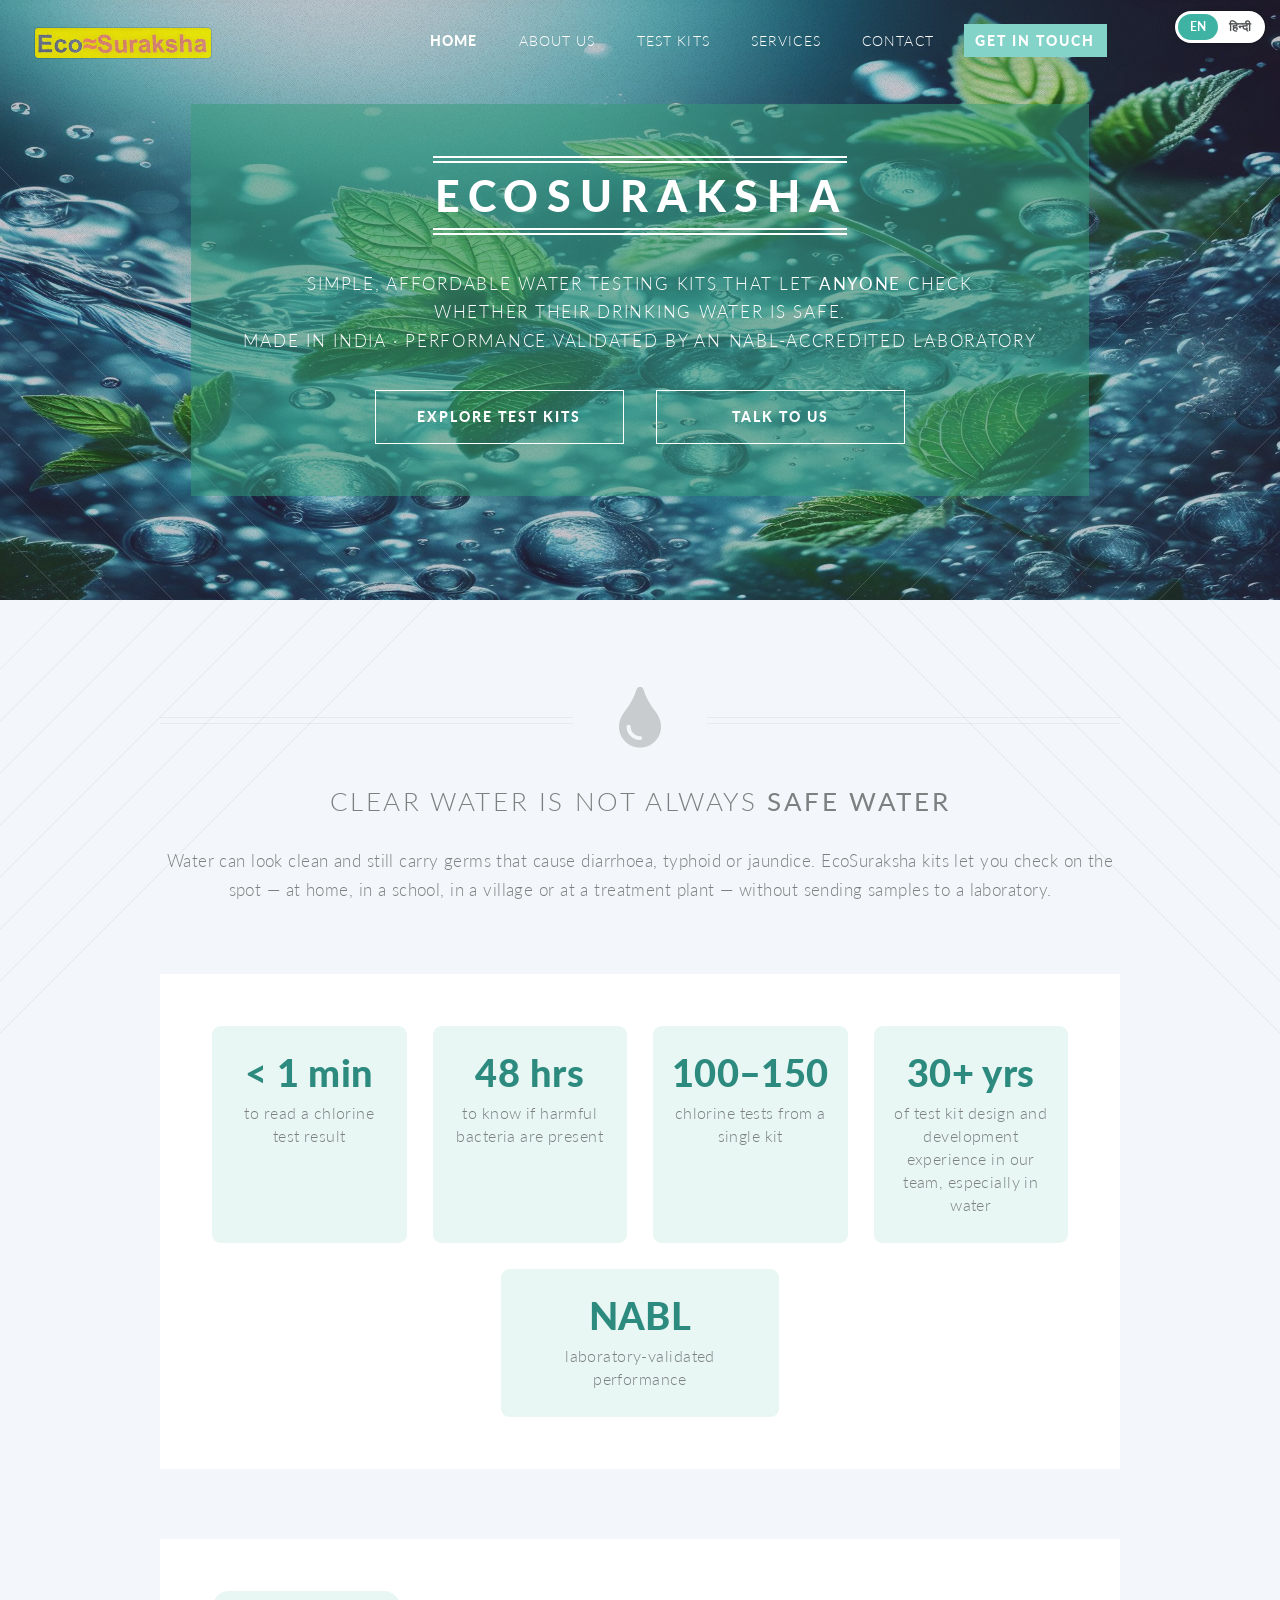
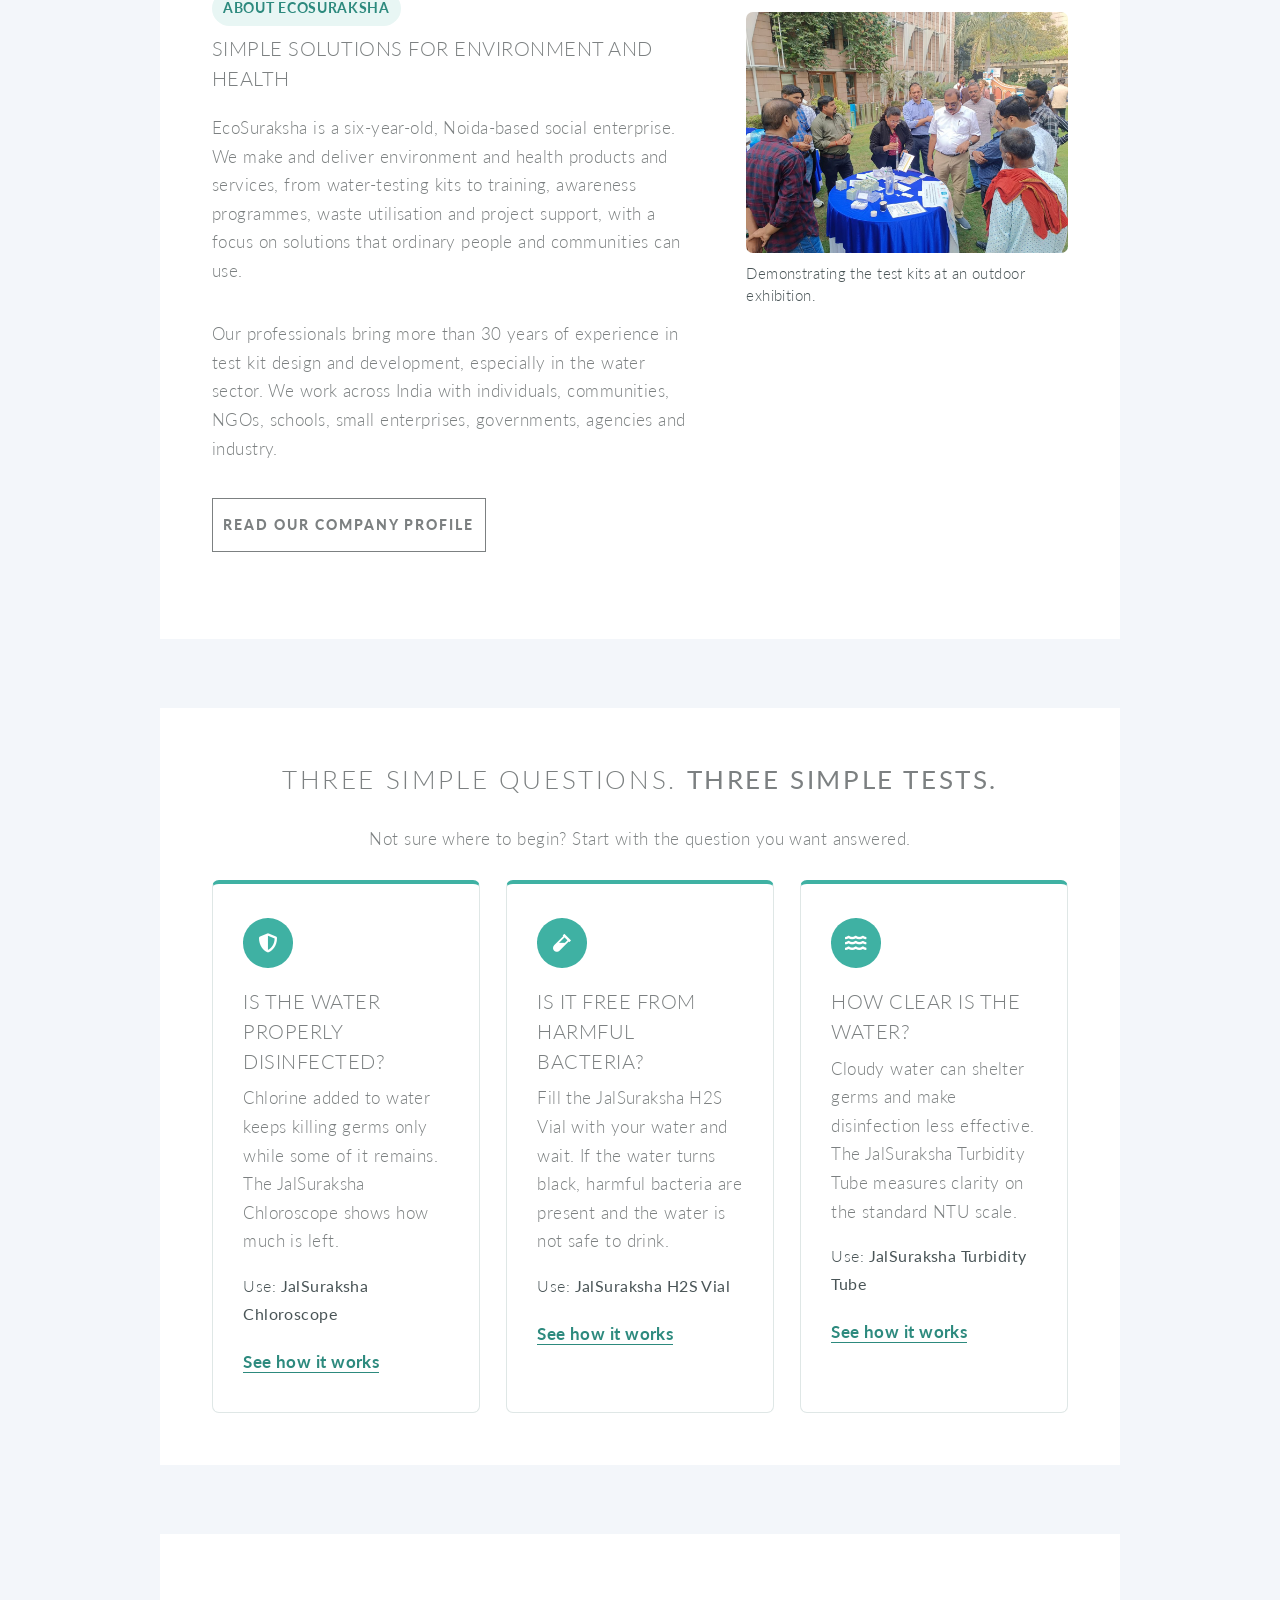
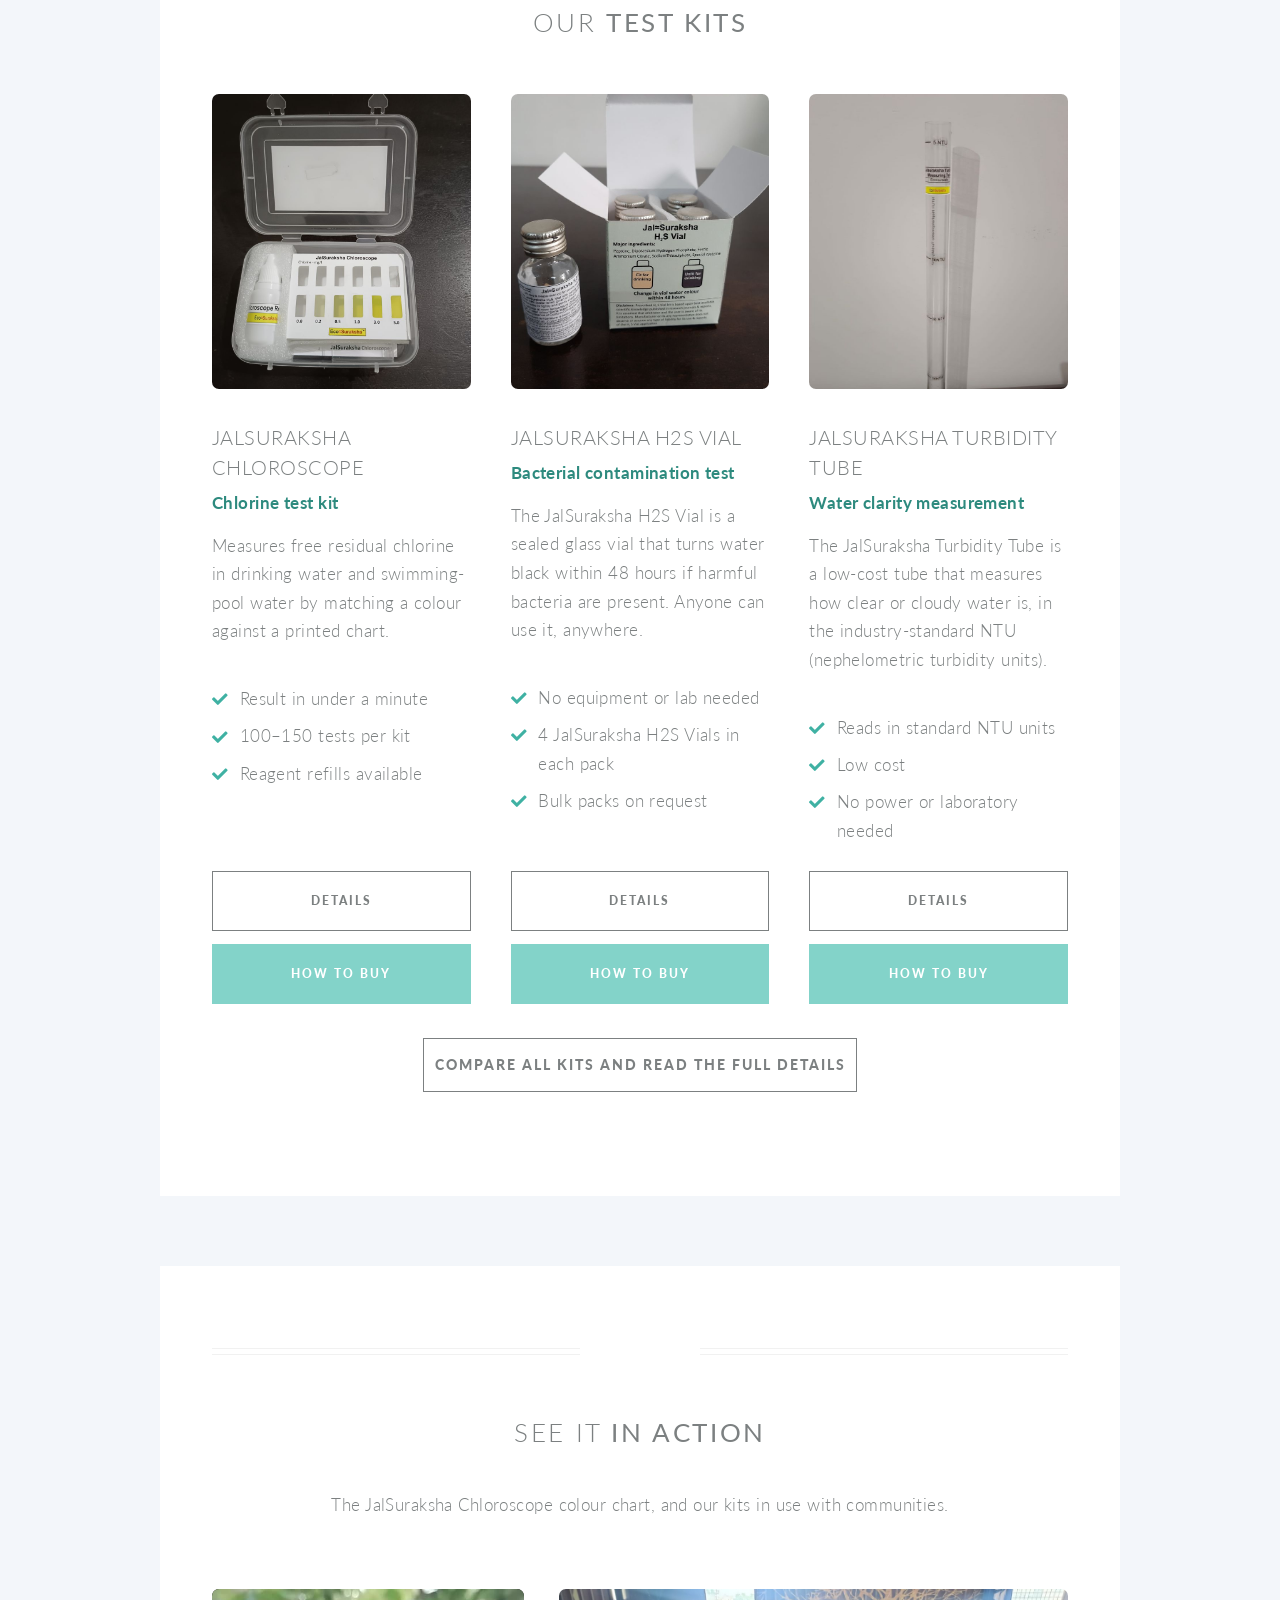
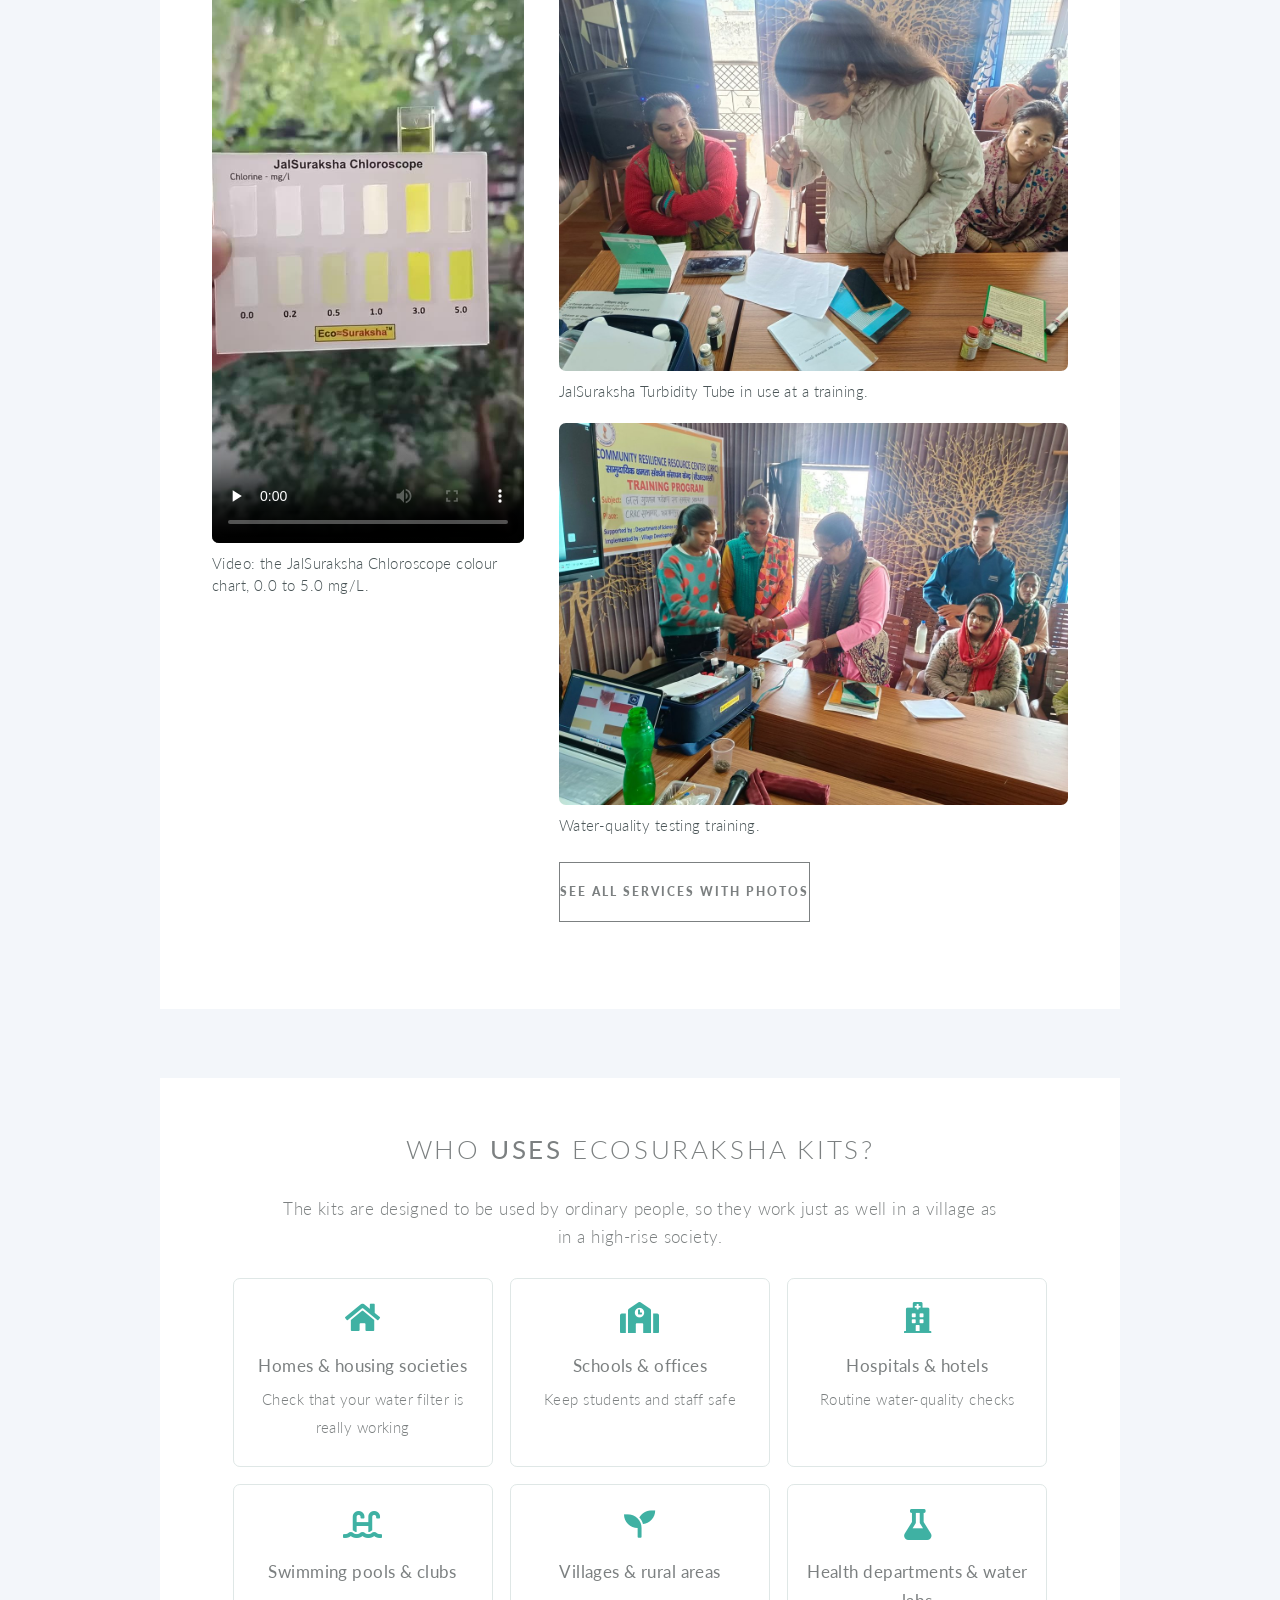
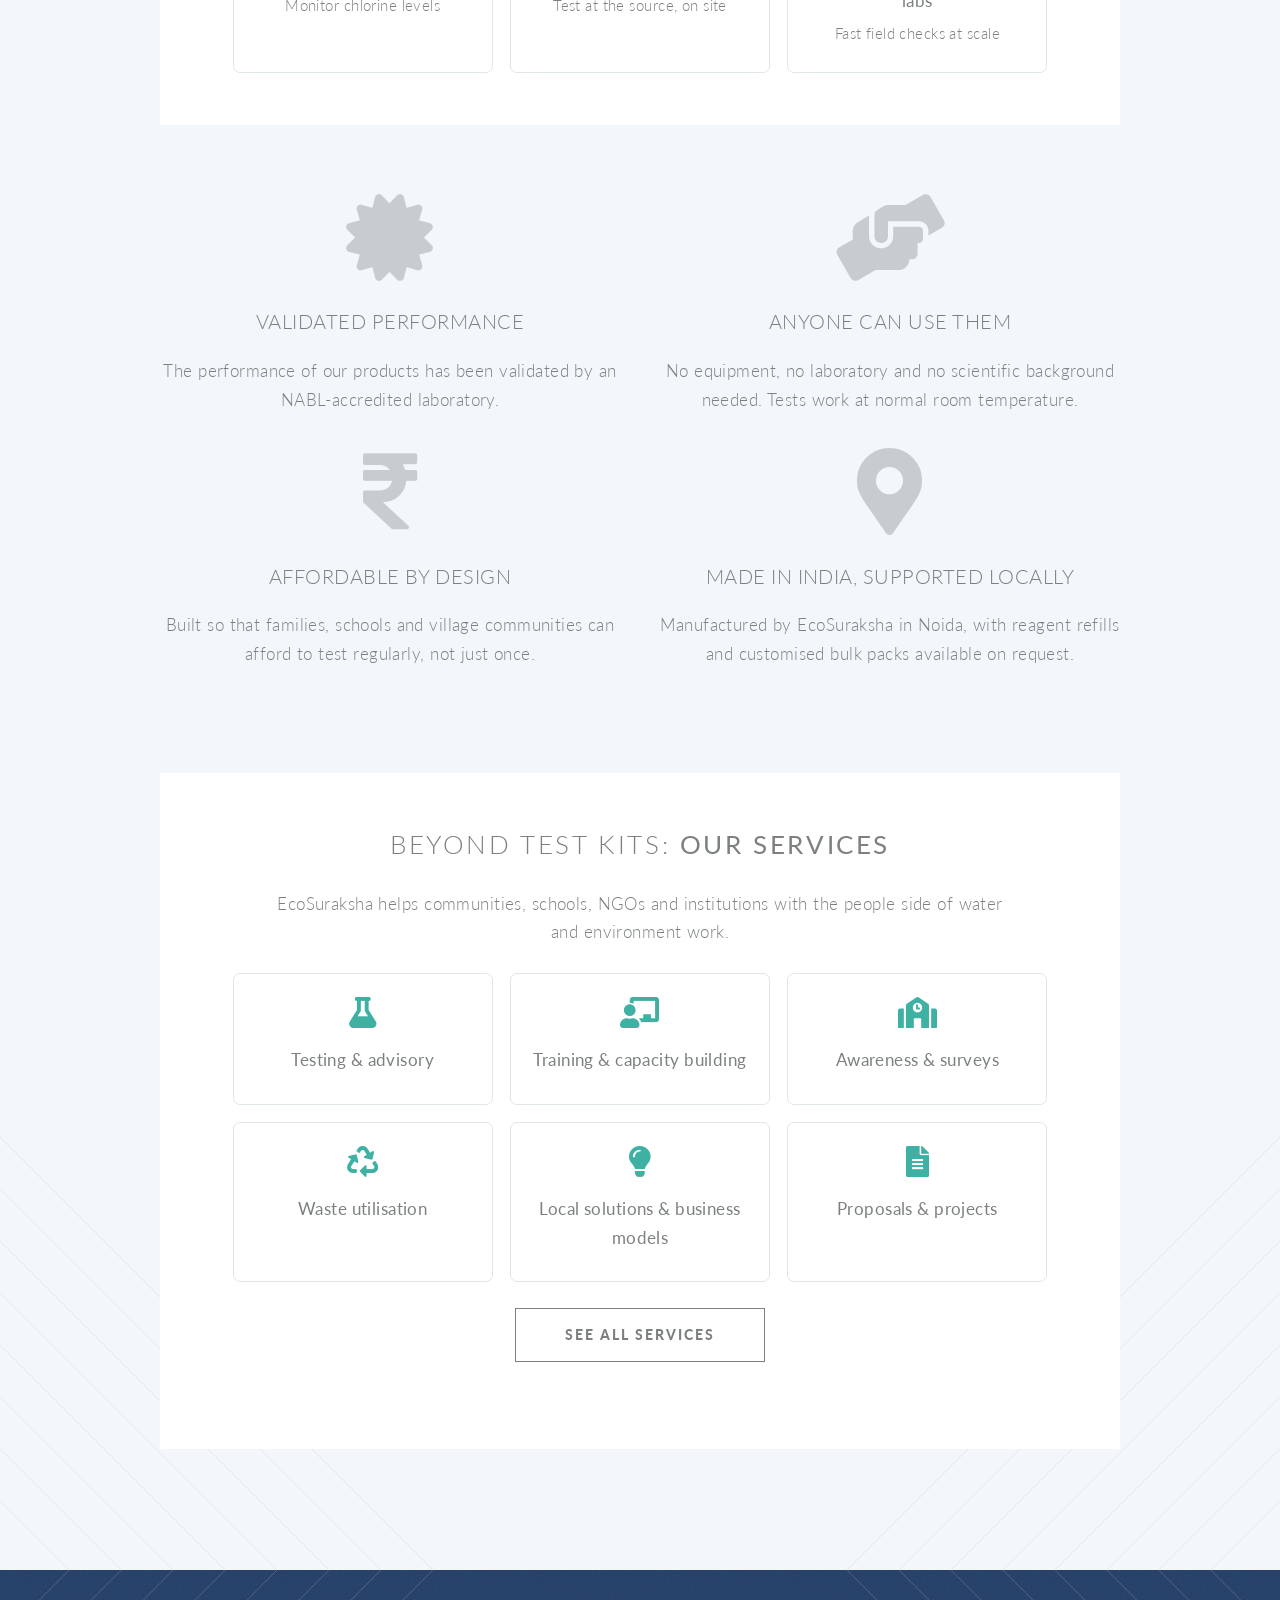
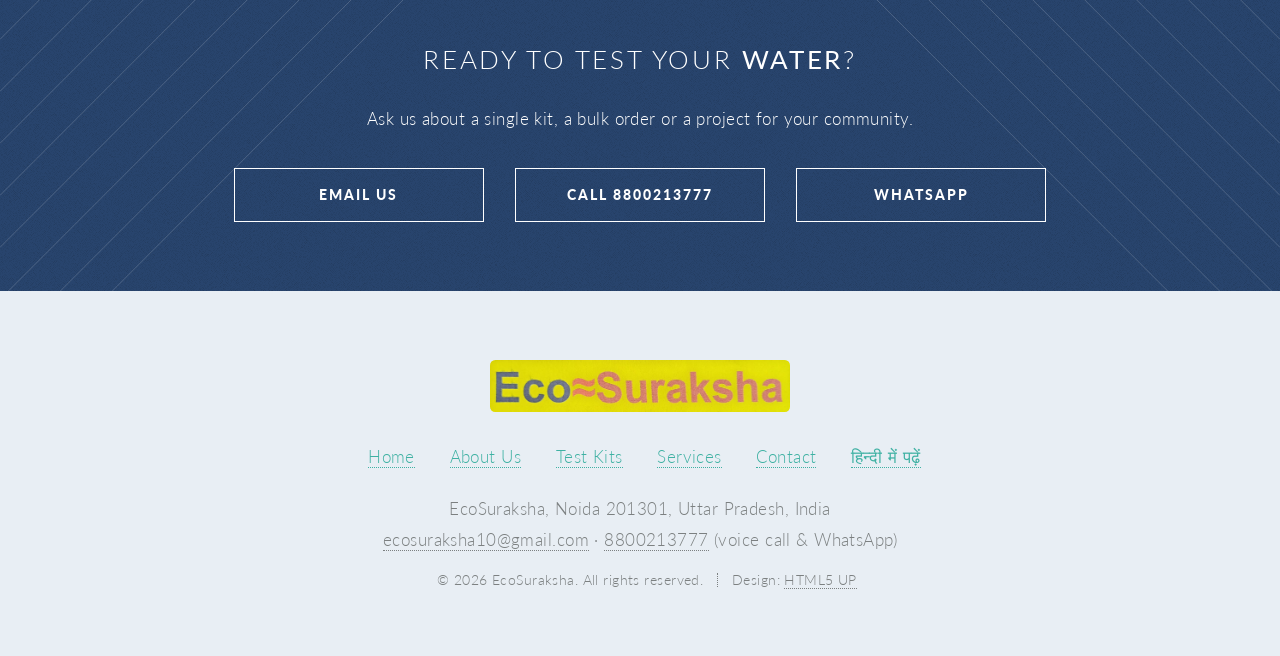
<file: index.html>
<!DOCTYPE HTML>
<html lang="en">
	<head>
		<title>EcoSuraksha | Simple Water Testing Kits for Chlorine, Bacteria and Turbidity</title>
		<meta charset="utf-8" />
		<meta name="viewport" content="width=device-width, initial-scale=1" />
		<meta name="description" content="EcoSuraksha makes affordable, easy-to-use water testing kits for chlorine, harmful bacteria (JalSuraksha H2S Vial) and turbidity. Performance validated by an NABL-accredited laboratory. Made in Noida, India." />
		<meta property="og:title" content="EcoSuraksha | Simple Water Testing Kits" />
		<meta property="og:description" content="Check if your drinking water is safe, on the spot, with no laboratory and no special skills." />
		<meta property="og:type" content="website" />
		<meta property="og:url" content="https://ecosuraksha.com/" />
		<link rel="stylesheet" href="assets/css/main.css" />
		<link rel="stylesheet" href="assets/css/custom.css" />
		<noscript><link rel="stylesheet" href="assets/css/noscript.css" /></noscript>
		<link rel="canonical" href="https://ecosuraksha.com/" />
		<link rel="alternate" hreflang="en" href="https://ecosuraksha.com/" />
		<link rel="alternate" hreflang="hi" href="https://ecosuraksha.com/hi/" />
		<link rel="alternate" hreflang="x-default" href="https://ecosuraksha.com/" />
		<script type="application/ld+json">
		{
		  "@context": "https://schema.org",
		  "@graph": [
		    {
		      "@type": "Organization",
		      "@id": "https://ecosuraksha.com/#organization",
		      "name": "EcoSuraksha",
		      "alternateName": "इकोसुरक्षा",
		      "url": "https://ecosuraksha.com/",
		      "logo": "https://ecosuraksha.com/images/logo.png",
		      "image": "https://ecosuraksha.com/images/web/exhibition-demo.jpg",
		      "description": "Noida-based social enterprise making simple, affordable water testing kits and offering environment and health services across India.",
		      "email": "ecosuraksha10@gmail.com",
		      "telephone": "+91-8800213777",
		      "address": {
		        "@type": "PostalAddress",
		        "addressLocality": "Noida",
		        "addressRegion": "Uttar Pradesh",
		        "postalCode": "201301",
		        "addressCountry": "IN"
		      },
		      "areaServed": {
		        "@type": "Country",
		        "name": "India"
		      },
		      "contactPoint": {
		        "@type": "ContactPoint",
		        "telephone": "+91-8800213777",
		        "email": "ecosuraksha10@gmail.com",
		        "contactType": "sales",
		        "areaServed": "IN",
		        "availableLanguage": [
		          "English",
		          "Hindi"
		        ]
		      }
		    },
		    {
		      "@type": "WebSite",
		      "@id": "https://ecosuraksha.com/#website",
		      "url": "https://ecosuraksha.com/",
		      "name": "EcoSuraksha",
		      "publisher": {
		        "@id": "https://ecosuraksha.com/#organization"
		      },
		      "inLanguage": [
		        "en",
		        "hi"
		      ]
		    },
		    {
		      "@type": "WebPage",
		      "@id": "https://ecosuraksha.com/#webpage",
		      "url": "https://ecosuraksha.com/",
		      "name": "EcoSuraksha | Simple Water Testing Kits for Chlorine, Bacteria and Turbidity",
		      "inLanguage": "en",
		      "isPartOf": {
		        "@id": "https://ecosuraksha.com/#website"
		      },
		      "about": {
		        "@id": "https://ecosuraksha.com/#organization"
		      }
		    }
		  ]
		}
		</script>
	</head>
	<body class="index is-preload">
		<div id="page-wrapper">

			<!-- Language toggle -->
			<nav class="es-lang-toggle" aria-label="Language / भाषा">
				<a href="index.html" class="active" lang="en" aria-current="true">EN</a>
				<a href="hi/index.html" lang="hi" hreflang="hi" title="हिन्दी में देखें">हिन्दी</a>
			</nav>
			<a class="es-mobile-logo" href="index.html"><img src="images/logo.png" alt="EcoSuraksha" /></a>

			<!-- Header -->
				<header id="header" class="alt">
					<h1 id="logo"><a href="index.html"><img class="es-logo" src="images/logo.png" alt="EcoSuraksha" /></a></h1>
					<nav id="nav">
						<ul>
							<li class="current"><a href="index.html">Home</a></li>
							<li><a href="about.html">About Us</a></li>
							<li><a href="products.html">Test Kits</a></li>
							<li><a href="services.html">Services</a></li>
							<li><a href="contact.html">Contact</a></li>
							<li><a href="contact.html" class="button primary">Get in Touch</a></li>
						</ul>
					</nav>
				</header>

			<!-- Banner -->
				<section id="banner">
					<div class="inner">
						<header>
							<h2>EcoSuraksha</h2>
						</header>
						<p>Simple, affordable water testing kits that let <strong>anyone</strong> check<br />
						whether their drinking water is safe.</p>
						<p><small>Made in India &middot; Performance validated by an NABL-accredited laboratory</small></p>
						<footer>
							<ul class="buttons">
								<li><a href="products.html" class="button">Explore Test Kits</a></li>
								<li><a href="contact.html" class="button">Talk to Us</a></li>
							</ul>
						</footer>
					</div>
				</section>

			<!-- Main -->
				<article id="main">

					<!-- Intro -->
						<header class="special container">
							<span class="icon solid fa-tint"></span>
							<h2>Clear water is not always <strong>safe water</strong></h2>
							<p>Water can look clean and still carry germs that cause diarrhoea, typhoid or jaundice. EcoSuraksha kits let you check on the spot &mdash; at home, in a school, in a village or at a treatment plant &mdash; without sending samples to a laboratory.</p>
						</header>

					<!-- At a glance -->
						<section class="wrapper style4 container special">
							<ul class="es-stats">
								<li><span class="num">&lt; 1 min</span><span class="label">to read a chlorine test result</span></li>
								<li><span class="num">48 hrs</span><span class="label">to know if harmful bacteria are present</span></li>
								<li><span class="num">100&ndash;150</span><span class="label">chlorine tests from a single kit</span></li>
								<li><span class="num">30+ yrs</span><span class="label">of test kit design and development experience in our team, especially in water</span></li>
								<li><span class="num">NABL</span><span class="label">laboratory-validated performance</span></li>
							</ul>
						</section>

					<!-- About snapshot -->
						<section class="wrapper style4 container">
							<div class="row gtr-150">
								<div class="col-7 col-12-narrower">
									<span class="es-kicker">About EcoSuraksha</span>
									<h3>Simple solutions for environment and health</h3>
									<p>EcoSuraksha is a six-year-old, Noida-based social enterprise. We make and deliver environment and health products and services, from water-testing kits to training, awareness programmes, waste utilisation and project support, with a focus on solutions that ordinary people and communities can use.</p>
									<p>Our professionals bring more than 30 years of experience in test kit design and development, especially in the water sector. We work across India with individuals, communities, NGOs, schools, small enterprises, governments, agencies and industry.</p>
									<p><a href="about.html" class="button">Read our company profile</a></p>
								</div>
								<div class="col-5 col-12-narrower">
									<figure class="es-media">
										<img src="images/web/exhibition-demo.jpg" alt="Visitors and team members around a table of water test kits at an outdoor exhibition" loading="lazy" />
										<figcaption>Demonstrating the test kits at an outdoor exhibition.</figcaption>
									</figure>
								</div>
							</div>
						</section>

					<!-- Which test answers which question -->
						<section class="wrapper style4 container special">
							<header class="es-section-title">
								<h2>Three simple questions. <strong>Three simple tests.</strong></h2>
								<p>Not sure where to begin? Start with the question you want answered.</p>
							</header>

							<div class="es-cards">
								<div class="es-card">
									<span class="es-icon icon solid fa-shield-alt"></span>
									<h3>Is the water properly disinfected?</h3>
									<p>Chlorine added to water keeps killing germs only while some of it remains. The JalSuraksha Chloroscope shows how much is left.</p>
									<p class="es-meta">Use: <strong>JalSuraksha Chloroscope</strong></p>
									<a class="es-link" href="products.html#chloroscope">See how it works</a>
								</div>
								<div class="es-card">
									<span class="es-icon icon solid fa-vial"></span>
									<h3>Is it free from harmful bacteria?</h3>
									<p>Fill the JalSuraksha H2S Vial with your water and wait. If the water turns black, harmful bacteria are present and the water is not safe to drink.</p>
									<p class="es-meta">Use: <strong>JalSuraksha H2S Vial</strong></p>
									<a class="es-link" href="products.html#h2s-vial">See how it works</a>
								</div>
								<div class="es-card">
									<span class="es-icon icon solid fa-water"></span>
									<h3>How clear is the water?</h3>
									<p>Cloudy water can shelter germs and make disinfection less effective. The JalSuraksha Turbidity Tube measures clarity on the standard NTU scale.</p>
									<p class="es-meta">Use: <strong>JalSuraksha Turbidity Tube</strong></p>
									<a class="es-link" href="products.html#turbidity-tube">See how it works</a>
								</div>
							</div>
						</section>

					<!-- Products -->
						<section class="wrapper style3 container special" id="products">
							<header class="major">
								<h2>Our <strong>Test Kits</strong></h2>
							</header>

							<div class="row">
								<div class="col-third col-12-narrower">
									<section class="es-product">
										<a href="products.html#chloroscope" class="image featured"><img src="images/web/chloroscope-kit-open.jpg" alt="JalSuraksha Chloroscope kit opened, showing the reagent bottle and the colour comparison chart" loading="lazy" /></a>
										<header>
											<h3>JalSuraksha Chloroscope</h3>
										</header>
										<p class="es-tagline">Chlorine test kit</p>
										<p>Measures free residual chlorine in drinking water and swimming-pool water by matching a colour against a printed chart.</p>
										<ul class="es-ticks">
											<li>Result in under a minute</li>
											<li>100&ndash;150 tests per kit</li>
											<li>Reagent refills available</li>
										</ul>
										<ul class="es-btn-row">
											<li><a href="products.html#chloroscope" class="button small">Details</a></li>
											<li><a href="products.html#buy-chloroscope" class="button small primary">How to buy</a></li>
										</ul>
									</section>
								</div>
								<div class="col-third col-12-narrower">
									<section class="es-product">
										<a href="products.html#h2s-vial" class="image featured"><img src="images/web/h2s-vial-pack.jpg" alt="JalSuraksha H2S Vial pack of four JalSuraksha H2S Vials" loading="lazy" /></a>
										<header>
											<h3>JalSuraksha H2S Vial</h3>
										</header>
										<p class="es-tagline">Bacterial contamination test</p>
										<p>The JalSuraksha H2S Vial is a sealed glass vial that turns water black within 48 hours if harmful bacteria are present. Anyone can use it, anywhere.</p>
										<ul class="es-ticks">
											<li>No equipment or lab needed</li>
											<li>4 JalSuraksha H2S Vials in each pack</li>
											<li>Bulk packs on request</li>
										</ul>
										<ul class="es-btn-row">
											<li><a href="products.html#h2s-vial" class="button small">Details</a></li>
											<li><a href="products.html#buy-h2s" class="button small primary">How to buy</a></li>
										</ul>
									</section>
								</div>
								<div class="col-third col-12-narrower">
									<section class="es-product">
										<a href="products.html#turbidity-tube" class="image featured"><img src="images/web/turbidity-tube.jpg" alt="JalSuraksha Turbidity Tube marked in NTU" loading="lazy" style="object-position: top;" /></a>
										<header>
											<h3>JalSuraksha Turbidity Tube</h3>
										</header>
										<p class="es-tagline">Water clarity measurement</p>
										<p>The JalSuraksha Turbidity Tube is a low-cost tube that measures how clear or cloudy water is, in the industry-standard NTU (nephelometric turbidity units).</p>
										<ul class="es-ticks">
											<li>Reads in standard NTU units</li>
											<li>Low cost</li>
											<li>No power or laboratory needed</li>
										</ul>
										<ul class="es-btn-row">
											<li><a href="products.html#turbidity-tube" class="button small">Details</a></li>
											<li><a href="products.html#buy-turbidity" class="button small primary">How to buy</a></li>
										</ul>
									</section>
								</div>
							</div>

							<p style="margin-top:2em;"><a href="products.html" class="button">Compare all kits and read the full details</a></p>
						</section>

					<!-- See it in action -->
						<section class="wrapper style4 container">
							<header class="es-section-title special">
								<h2>See it <strong>in action</strong></h2>
								<p>The JalSuraksha Chloroscope colour chart, and our kits in use with communities.</p>
							</header>
							<div class="es-action">
								<figure class="es-video portrait">
									<video controls preload="none" playsinline poster="images/web/video-chloroscope-poster.jpg"><source src="videos/chloroscope-colour-card.mp4" type="video/mp4" />Your browser cannot play this video.</video>
									<figcaption>Video: the JalSuraksha Chloroscope colour chart, 0.0 to 5.0 mg/L.</figcaption>
								</figure>
								<div>
									<div class="es-gallery" style="margin-top:0;">
										<figure><img src="images/web/training-turbidity-tube.jpg" alt="A participant holding a JalSuraksha Turbidity Tube at a training session" loading="lazy" /><figcaption>JalSuraksha Turbidity Tube in use at a training.</figcaption></figure>
										<figure><img src="images/web/training-crrc-demo.jpg" alt="Participants watching a water-quality testing demonstration" loading="lazy" /><figcaption>Water-quality testing training.</figcaption></figure>
									</div>
									<p><a href="services.html" class="button small">See all services with photos</a></p>
								</div>
							</div>
						</section>

					<!-- Who is it for -->
						<section class="wrapper style4 container special">
							<header class="es-section-title">
								<h2>Who <strong>uses</strong> EcoSuraksha kits?</h2>
								<p>The kits are designed to be used by ordinary people, so they work just as well in a village as in a high-rise society.</p>
							</header>
							<ul class="es-audience">
								<li><span class="icon solid fa-home"></span><strong>Homes &amp; housing societies</strong><span class="small">Check that your water filter is really working</span></li>
								<li><span class="icon solid fa-school"></span><strong>Schools &amp; offices</strong><span class="small">Keep students and staff safe</span></li>
								<li><span class="icon solid fa-hospital"></span><strong>Hospitals &amp; hotels</strong><span class="small">Routine water-quality checks</span></li>
								<li><span class="icon solid fa-swimming-pool"></span><strong>Swimming pools &amp; clubs</strong><span class="small">Monitor chlorine levels</span></li>
								<li><span class="icon solid fa-seedling"></span><strong>Villages &amp; rural areas</strong><span class="small">Test at the source, on site</span></li>
								<li><span class="icon solid fa-flask"></span><strong>Health departments &amp; water labs</strong><span class="small">Fast field checks at scale</span></li>
							</ul>
						</section>

					<!-- Why EcoSuraksha -->
						<section class="wrapper style1 container special">
							<div class="row">
								<div class="col-6 col-12-narrower">
									<section>
										<span class="icon solid featured fa-certificate"></span>
										<header><h3>Validated performance</h3></header>
										<p>The performance of our products has been validated by an NABL-accredited laboratory.</p>
									</section>
								</div>
								<div class="col-6 col-12-narrower">
									<section>
										<span class="icon solid featured fa-hands-helping"></span>
										<header><h3>Anyone can use them</h3></header>
										<p>No equipment, no laboratory and no scientific background needed. Tests work at normal room temperature.</p>
									</section>
								</div>
							</div>
							<div class="row">
								<div class="col-6 col-12-narrower">
									<section>
										<span class="icon solid featured fa-rupee-sign"></span>
										<header><h3>Affordable by design</h3></header>
										<p>Built so that families, schools and village communities can afford to test regularly, not just once.</p>
									</section>
								</div>
								<div class="col-6 col-12-narrower">
									<section>
										<span class="icon solid featured fa-map-marker-alt"></span>
										<header><h3>Made in India, supported locally</h3></header>
										<p>Manufactured by EcoSuraksha in Noida, with reagent refills and customised bulk packs available on request.</p>
									</section>
								</div>
							</div>
						</section>

					<!-- Services teaser -->
						<section class="wrapper style4 container special">
							<header class="es-section-title">
								<h2>Beyond test kits: <strong>our services</strong></h2>
								<p>EcoSuraksha helps communities, schools, NGOs and institutions with the people side of water and environment work.</p>
							</header>
							<ul class="es-audience">
								<li><a href="services.html#testing"><span class="icon solid fa-flask"></span><strong>Testing &amp; advisory</strong></a></li>
								<li><a href="services.html#training"><span class="icon solid fa-chalkboard-teacher"></span><strong>Training &amp; capacity building</strong></a></li>
								<li><a href="services.html#awareness"><span class="icon solid fa-school"></span><strong>Awareness &amp; surveys</strong></a></li>
								<li><a href="services.html#waste"><span class="icon solid fa-recycle"></span><strong>Waste utilisation</strong></a></li>
								<li><a href="services.html#solutions"><span class="icon solid fa-lightbulb"></span><strong>Local solutions &amp; business models</strong></a></li>
								<li><a href="services.html#projects"><span class="icon solid fa-file-alt"></span><strong>Proposals &amp; projects</strong></a></li>
							</ul>
							<p style="margin-top:1.5em;"><a href="services.html" class="button">See all services</a></p>
						</section>

				</article>

			<!-- CTA -->
				<section id="cta">
					<header>
						<h2>Ready to test your <strong>water</strong>?</h2>
						<p>Ask us about a single kit, a bulk order or a project for your community.</p>
					</header>
					<footer>
						<ul class="buttons">
							<li><a href="mailto:ecosuraksha10@gmail.com" class="button">Email Us</a></li>
							<li><a href="tel:+918800213777" class="button">Call 8800213777</a></li>
							<li><a href="https://wa.me/918800213777" class="button" target="_blank" rel="noopener">WhatsApp</a></li>
						</ul>
					</footer>
				</section>

			<!-- Footer -->
				<footer id="footer">
						<a class="es-footer-logo" href="index.html"><img src="images/logo.png" alt="EcoSuraksha" /></a>
					<ul class="es-footer-links">
						<li><a href="index.html">Home</a></li>
							<li><a href="about.html">About Us</a></li>
						<li><a href="products.html">Test Kits</a></li>
						<li><a href="services.html">Services</a></li>
						<li><a href="contact.html">Contact</a></li>
						<li><a href="hi/index.html" lang="hi" hreflang="hi">हिन्दी में पढ़ें</a></li>
					</ul>
					<p class="es-footer-contact">
						EcoSuraksha, Noida 201301, Uttar Pradesh, India<br />
						<a href="mailto:ecosuraksha10@gmail.com">ecosuraksha10@gmail.com</a> &middot;
						<a href="tel:+918800213777">8800213777</a> (voice call &amp; WhatsApp)
					</p>
					<ul class="copyright">
						<li>&copy; 2026 EcoSuraksha. All rights reserved.</li><li>Design: <a href="http://html5up.net">HTML5 UP</a></li>
					</ul>
				</footer>

		</div>

		<!-- Scripts -->
			<script src="assets/js/jquery.min.js"></script>
			<script src="assets/js/jquery.dropotron.min.js"></script>
			<script src="assets/js/jquery.scrolly.min.js"></script>
			<script src="assets/js/jquery.scrollex.min.js"></script>
			<script src="assets/js/browser.min.js"></script>
			<script src="assets/js/breakpoints.min.js"></script>
			<script src="assets/js/util.js"></script>
			<script src="assets/js/main.js"></script>

	</body>
</html>
</file>
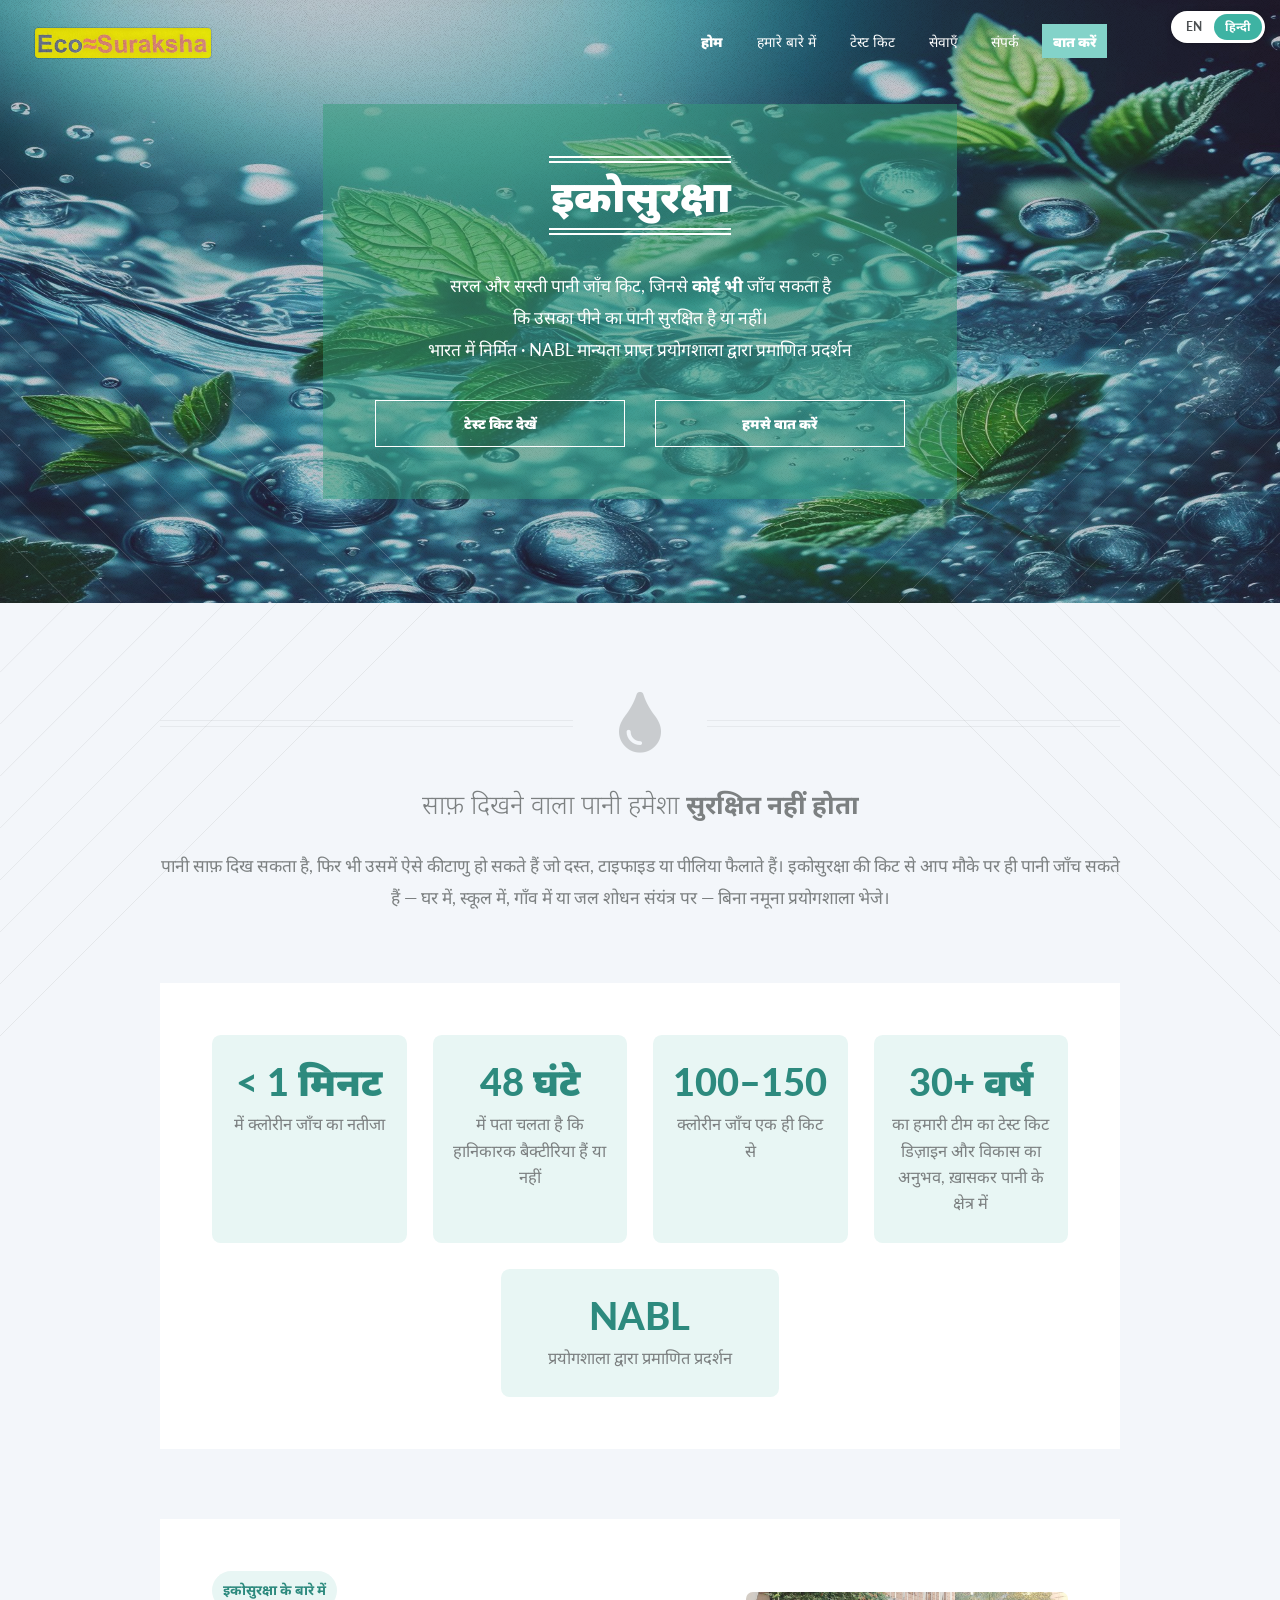
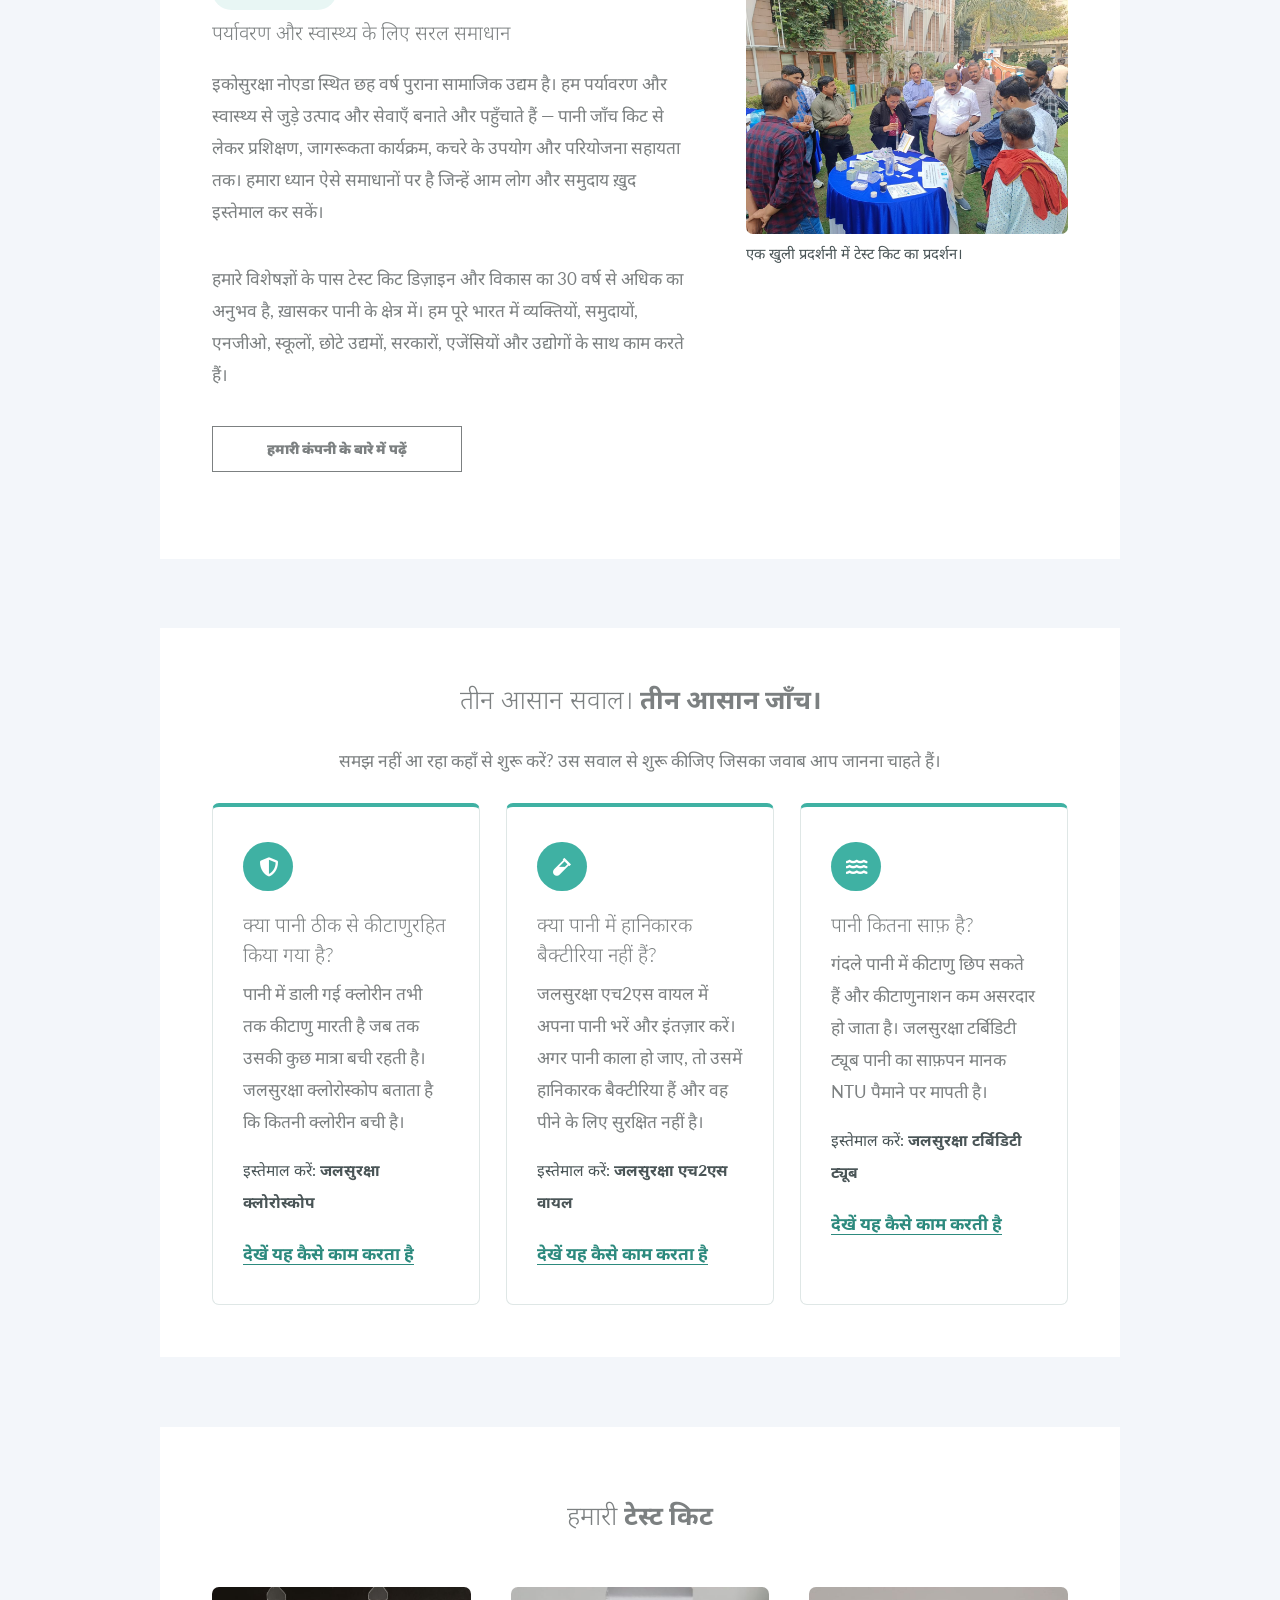
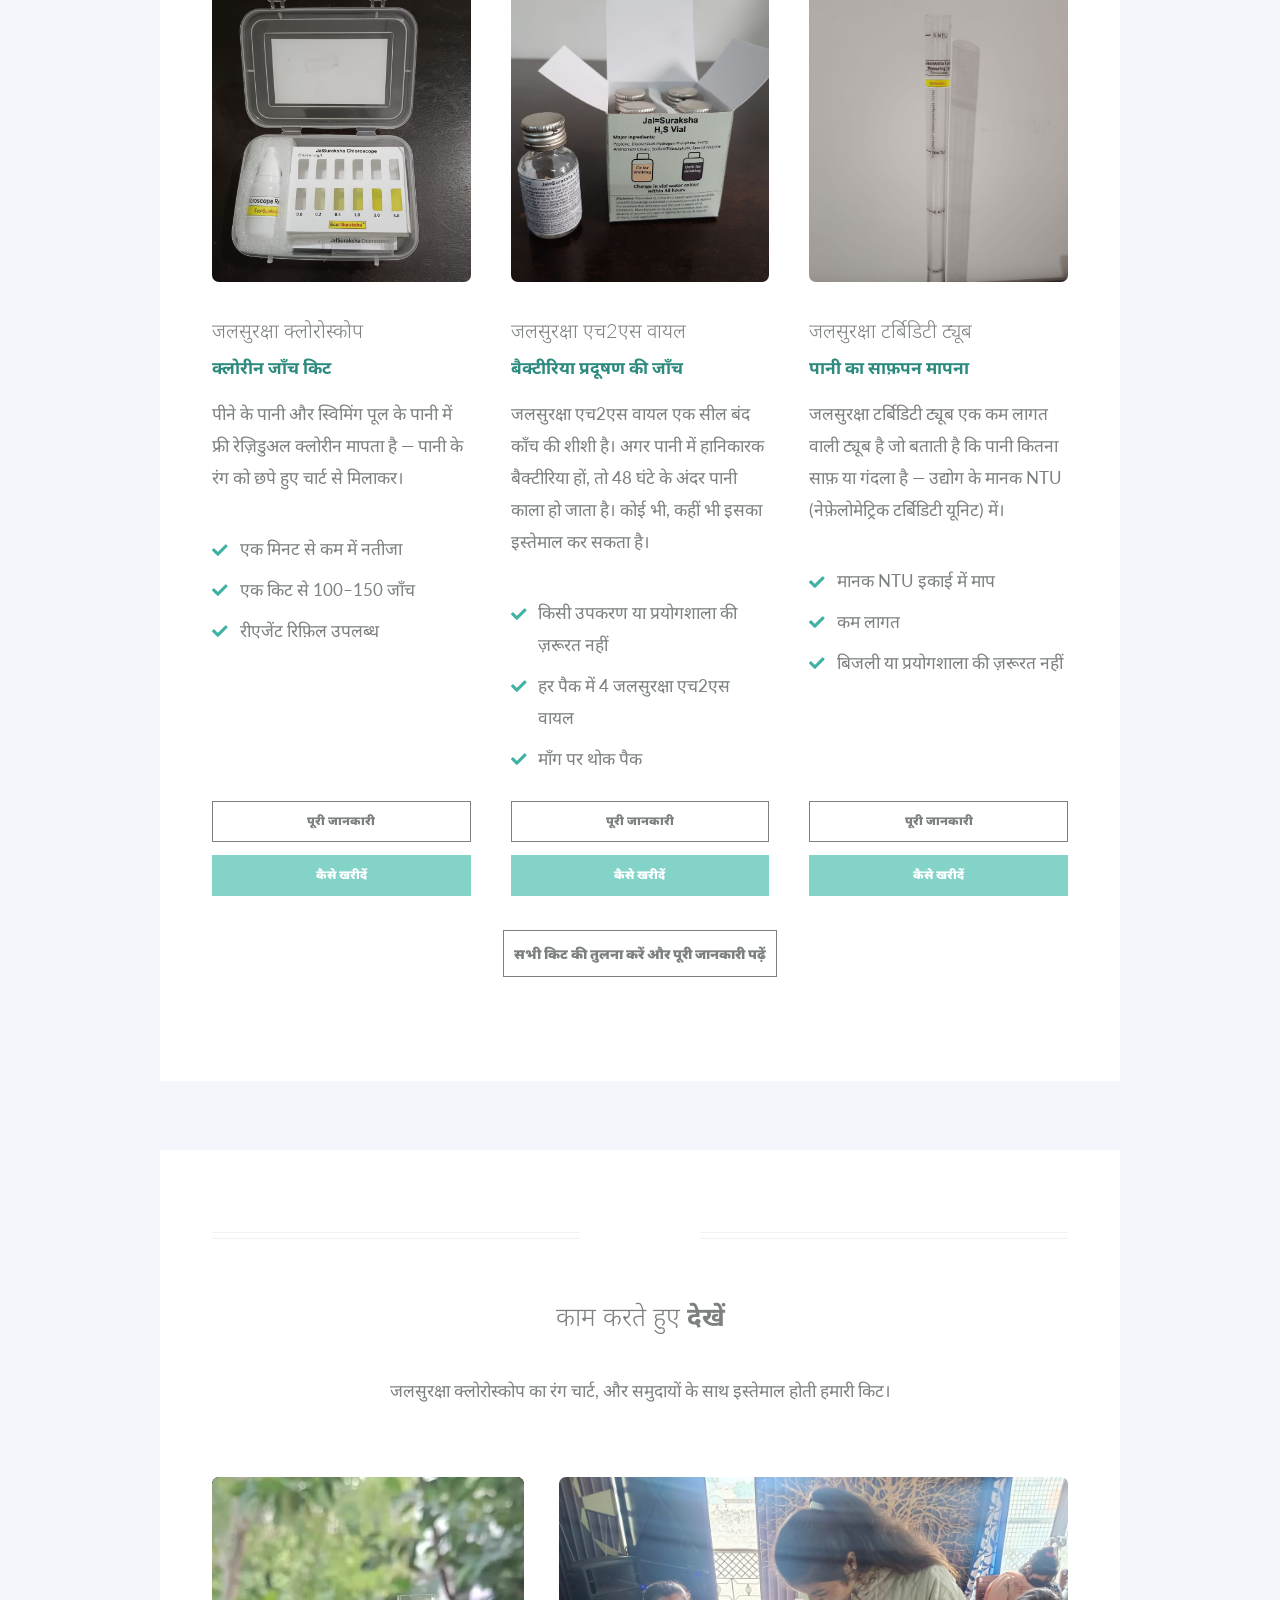
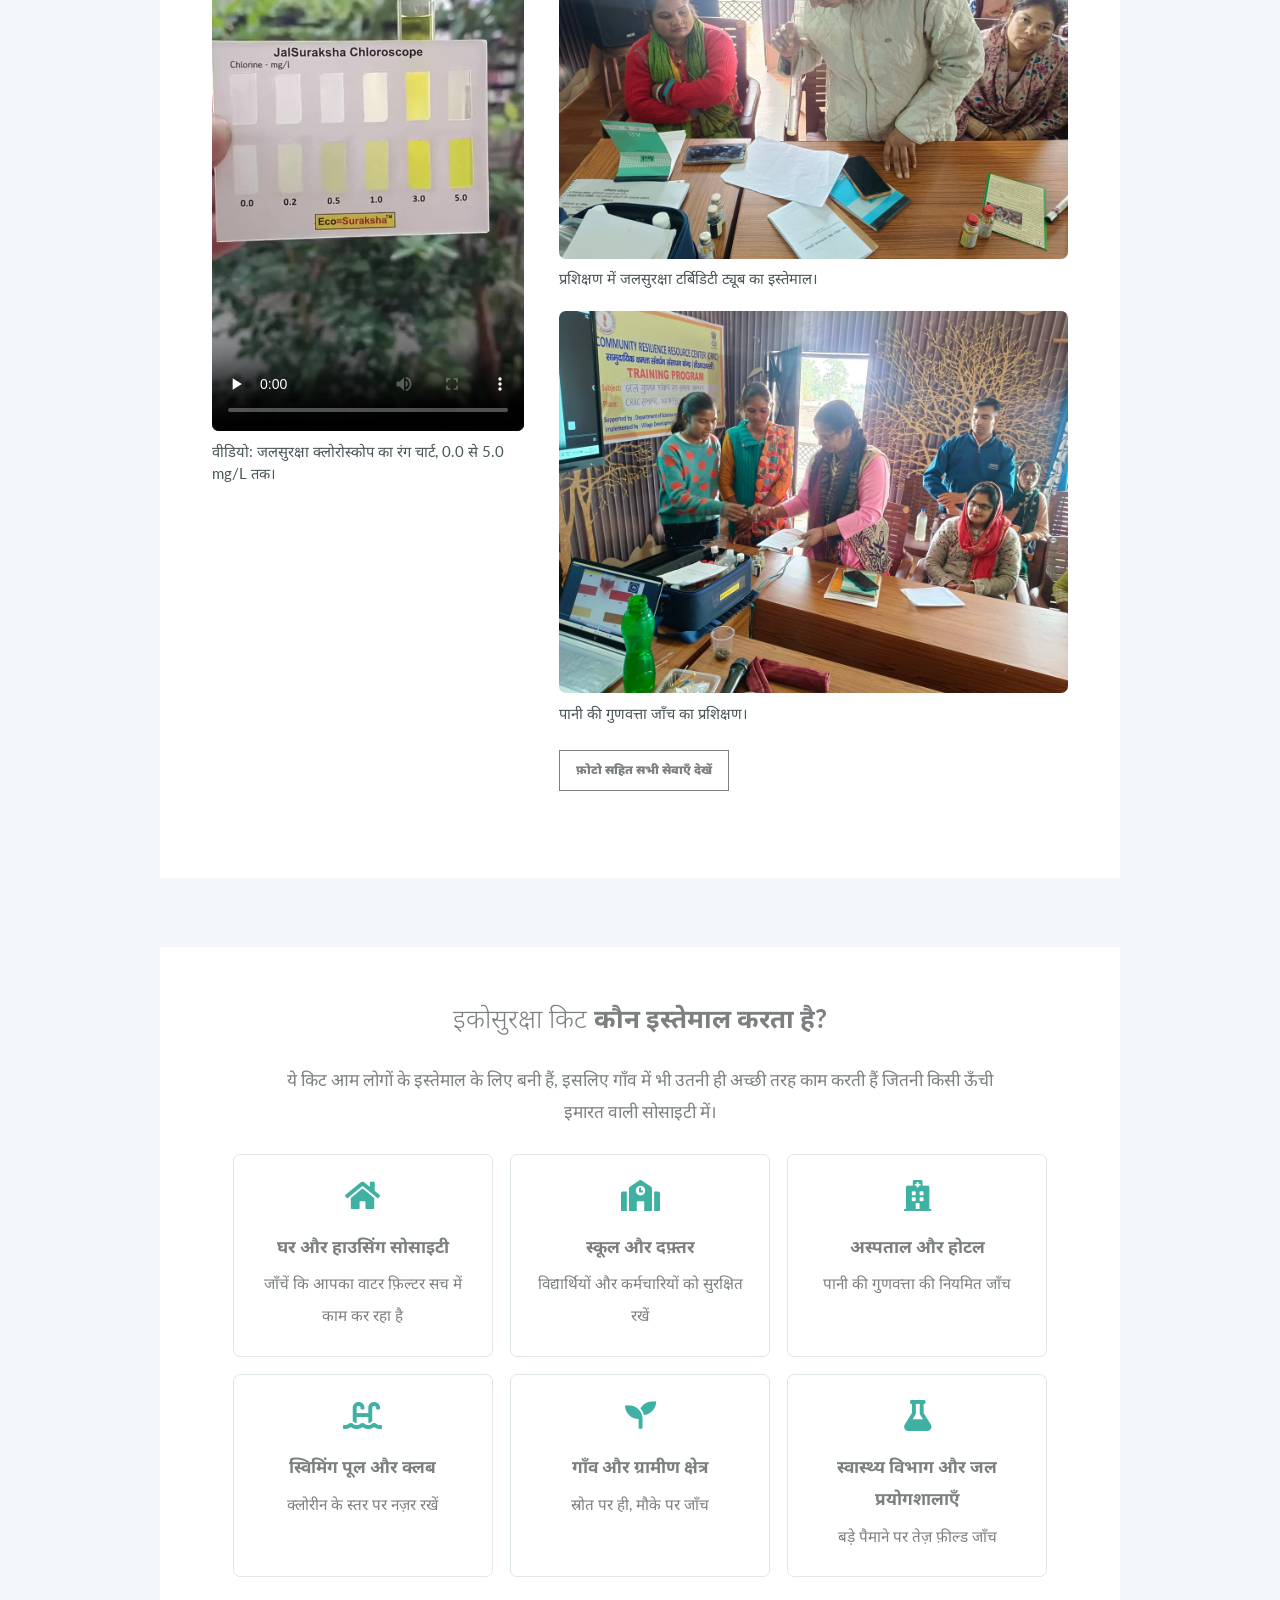
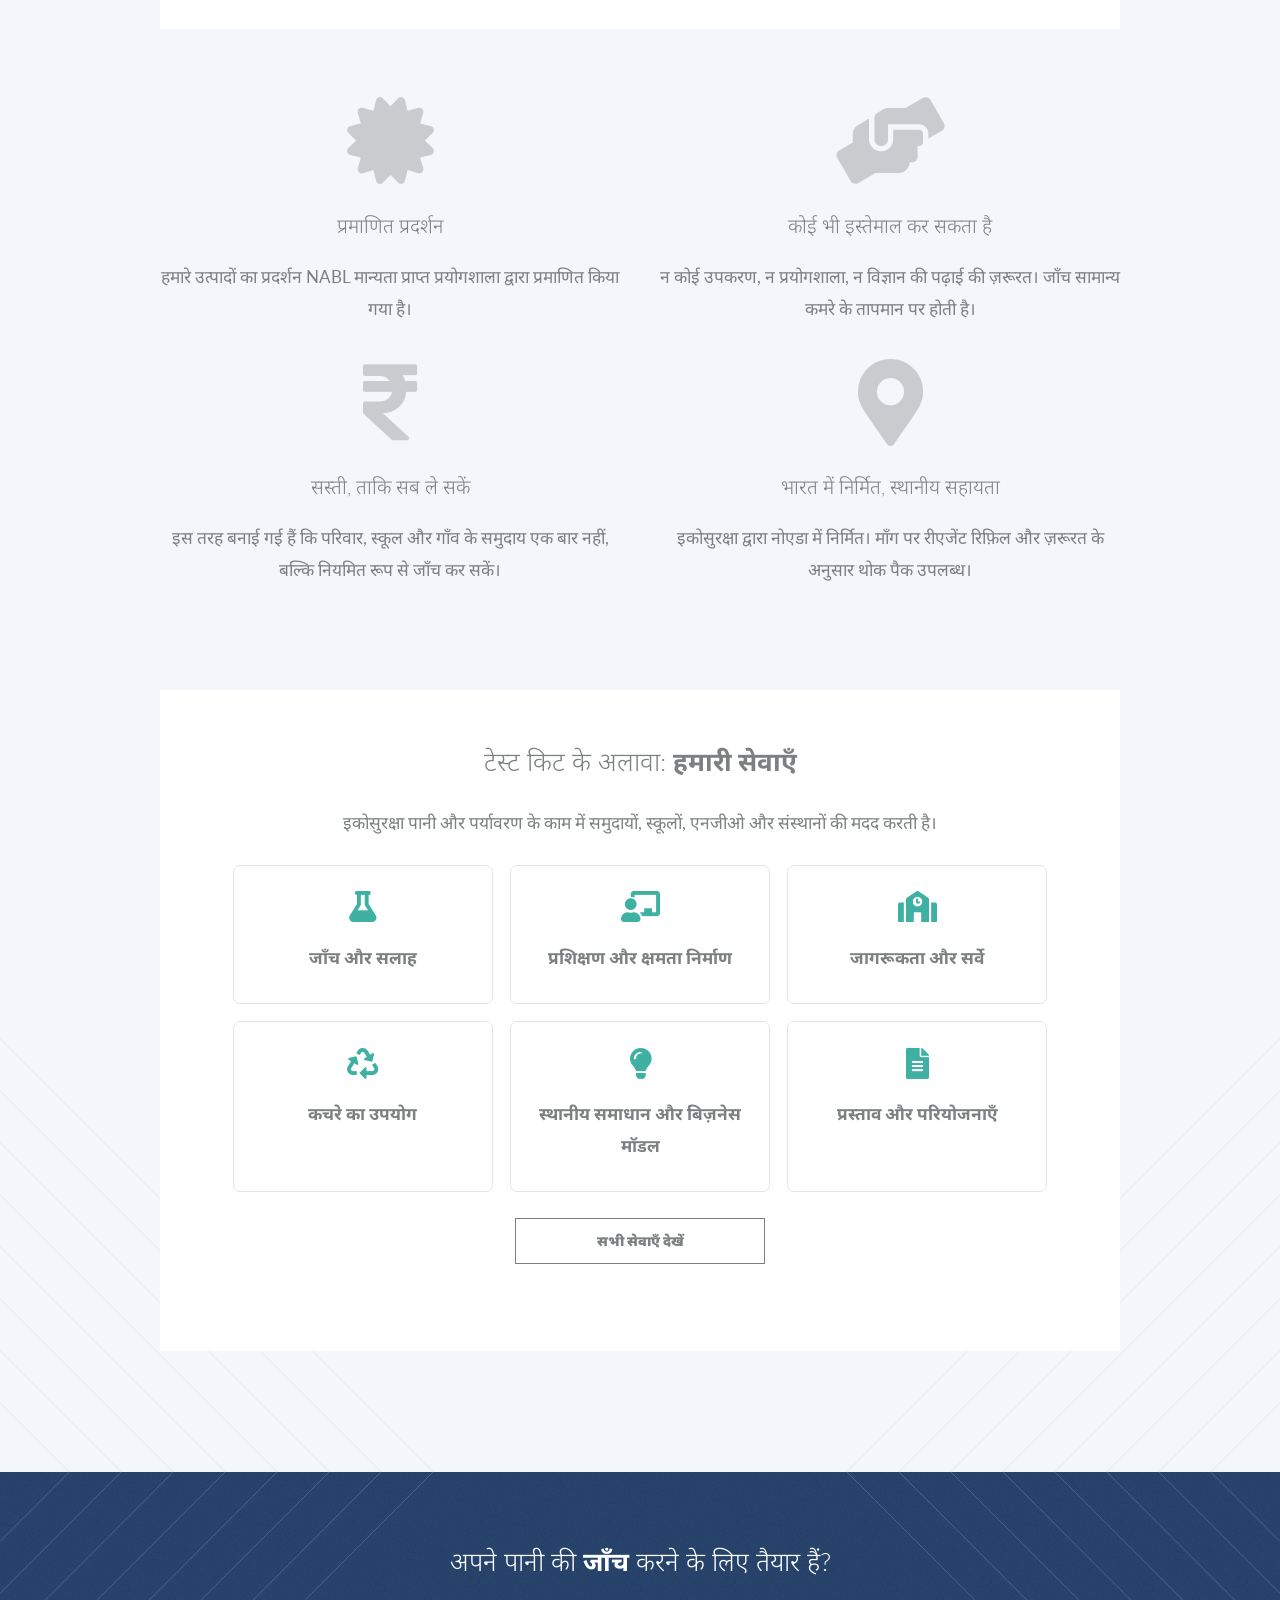
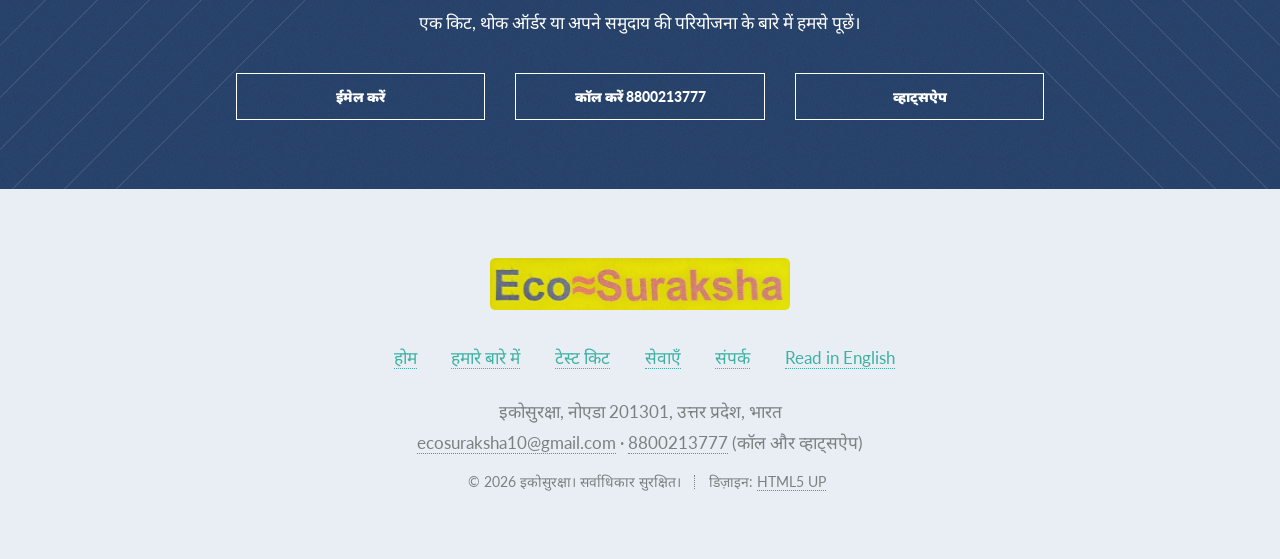
<file: hi/index.html>
<!DOCTYPE HTML>
<html lang="hi">
	<head>
		<title>इकोसुरक्षा | क्लोरीन, बैक्टीरिया और टर्बिडिटी के लिए आसान पानी जाँच किट</title>
		<meta charset="utf-8" />
		<meta name="viewport" content="width=device-width, initial-scale=1" />
		<meta name="description" content="इकोसुरक्षा क्लोरीन, हानिकारक बैक्टीरिया (जलसुरक्षा एच2एस वायल) और टर्बिडिटी (गंदलापन) जाँचने के लिए सस्ती और आसान पानी जाँच किट बनाती है। NABL मान्यता प्राप्त प्रयोगशाला द्वारा प्रमाणित प्रदर्शन। नोएडा, भारत में निर्मित।" />
		<meta property="og:title" content="इकोसुरक्षा | आसान पानी जाँच किट" />
		<meta property="og:description" content="बिना प्रयोगशाला और बिना किसी विशेष कौशल के, मौके पर ही जानिए कि आपका पीने का पानी सुरक्षित है या नहीं।" />
		<meta property="og:type" content="website" />
		<meta property="og:locale" content="hi_IN" />
		<meta property="og:url" content="https://ecosuraksha.com/hi/" />
		<link rel="canonical" href="https://ecosuraksha.com/hi/" />
		<link rel="alternate" hreflang="en" href="https://ecosuraksha.com/" />
		<link rel="alternate" hreflang="hi" href="https://ecosuraksha.com/hi/" />
		<link rel="alternate" hreflang="x-default" href="https://ecosuraksha.com/" />
		<link rel="preconnect" href="https://fonts.googleapis.com" />
		<link rel="preconnect" href="https://fonts.gstatic.com" crossorigin />
		<link rel="stylesheet" href="https://fonts.googleapis.com/css2?family=Noto+Sans+Devanagari:wght@400;600;700&amp;display=swap" />
		<link rel="stylesheet" href="../assets/css/main.css" />
		<link rel="stylesheet" href="../assets/css/custom.css" />
		<noscript><link rel="stylesheet" href="../assets/css/noscript.css" /></noscript>
		<script type="application/ld+json">
		{
		  "@context": "https://schema.org",
		  "@graph": [
		    {
		      "@type": "WebPage",
		      "@id": "https://ecosuraksha.com/hi/#webpage",
		      "url": "https://ecosuraksha.com/hi/",
		      "name": "इकोसुरक्षा | क्लोरीन, बैक्टीरिया और टर्बिडिटी के लिए आसान पानी जाँच किट",
		      "inLanguage": "hi",
		      "isPartOf": { "@id": "https://ecosuraksha.com/#website" },
		      "about": { "@id": "https://ecosuraksha.com/#organization" },
		      "publisher": {
		        "@type": "Organization",
		        "@id": "https://ecosuraksha.com/#organization",
		        "name": "EcoSuraksha",
		        "alternateName": "इकोसुरक्षा",
		        "url": "https://ecosuraksha.com/",
		        "logo": "https://ecosuraksha.com/images/logo.png",
		        "telephone": "+91-8800213777",
		        "email": "ecosuraksha10@gmail.com"
		      }
		    }
		  ]
		}
		</script>
	</head>
	<body class="index is-preload">
		<div id="page-wrapper">

			<!-- Language toggle -->
			<nav class="es-lang-toggle" aria-label="Language / भाषा">
				<a href="../index.html" lang="en" hreflang="en" title="View in English">EN</a>
				<a href="index.html" class="active" lang="hi" aria-current="true">हिन्दी</a>
			</nav>
			<a class="es-mobile-logo" href="index.html"><img src="../images/logo.png" alt="इकोसुरक्षा" /></a>

			<!-- Header -->
				<header id="header" class="alt">
					<h1 id="logo"><a href="index.html"><img class="es-logo" src="../images/logo.png" alt="इकोसुरक्षा" /></a></h1>
					<nav id="nav">
						<ul>
							<li class="current"><a href="index.html">होम</a></li>
							<li><a href="about.html">हमारे बारे में</a></li>
							<li><a href="products.html">टेस्ट किट</a></li>
							<li><a href="services.html">सेवाएँ</a></li>
							<li><a href="contact.html">संपर्क</a></li>
							<li><a href="contact.html" class="button primary">बात करें</a></li>
						</ul>
					</nav>
				</header>

			<!-- Banner -->
				<section id="banner">
					<div class="inner">
						<header>
							<h2>इकोसुरक्षा</h2>
						</header>
						<p>सरल और सस्ती पानी जाँच किट, जिनसे <strong>कोई भी</strong> जाँच सकता है<br />
						कि उसका पीने का पानी सुरक्षित है या नहीं।</p>
						<p><small>भारत में निर्मित &middot; NABL मान्यता प्राप्त प्रयोगशाला द्वारा प्रमाणित प्रदर्शन</small></p>
						<footer>
							<ul class="buttons">
								<li><a href="products.html" class="button">टेस्ट किट देखें</a></li>
								<li><a href="contact.html" class="button">हमसे बात करें</a></li>
							</ul>
						</footer>
					</div>
				</section>

			<!-- Main -->
				<article id="main">

					<!-- Intro -->
						<header class="special container">
							<span class="icon solid fa-tint"></span>
							<h2>साफ़ दिखने वाला पानी हमेशा <strong>सुरक्षित नहीं होता</strong></h2>
							<p>पानी साफ़ दिख सकता है, फिर भी उसमें ऐसे कीटाणु हो सकते हैं जो दस्त, टाइफाइड या पीलिया फैलाते हैं। इकोसुरक्षा की किट से आप मौके पर ही पानी जाँच सकते हैं &mdash; घर में, स्कूल में, गाँव में या जल शोधन संयंत्र पर &mdash; बिना नमूना प्रयोगशाला भेजे।</p>
						</header>

					<!-- At a glance -->
						<section class="wrapper style4 container special">
							<ul class="es-stats">
								<li><span class="num">&lt; 1 मिनट</span><span class="label">में क्लोरीन जाँच का नतीजा</span></li>
								<li><span class="num">48 घंटे</span><span class="label">में पता चलता है कि हानिकारक बैक्टीरिया हैं या नहीं</span></li>
								<li><span class="num">100&ndash;150</span><span class="label">क्लोरीन जाँच एक ही किट से</span></li>
								<li><span class="num">30+ वर्ष</span><span class="label">का हमारी टीम का टेस्ट किट डिज़ाइन और विकास का अनुभव, ख़ासकर पानी के क्षेत्र में</span></li>
								<li><span class="num">NABL</span><span class="label">प्रयोगशाला द्वारा प्रमाणित प्रदर्शन</span></li>
							</ul>
						</section>

					<!-- About snapshot -->
						<section class="wrapper style4 container">
							<div class="row gtr-150">
								<div class="col-7 col-12-narrower">
									<span class="es-kicker">इकोसुरक्षा के बारे में</span>
									<h3>पर्यावरण और स्वास्थ्य के लिए सरल समाधान</h3>
									<p>इकोसुरक्षा नोएडा स्थित छह वर्ष पुराना सामाजिक उद्यम है। हम पर्यावरण और स्वास्थ्य से जुड़े उत्पाद और सेवाएँ बनाते और पहुँचाते हैं &mdash; पानी जाँच किट से लेकर प्रशिक्षण, जागरूकता कार्यक्रम, कचरे के उपयोग और परियोजना सहायता तक। हमारा ध्यान ऐसे समाधानों पर है जिन्हें आम लोग और समुदाय ख़ुद इस्तेमाल कर सकें।</p>
									<p>हमारे विशेषज्ञों के पास टेस्ट किट डिज़ाइन और विकास का 30 वर्ष से अधिक का अनुभव है, ख़ासकर पानी के क्षेत्र में। हम पूरे भारत में व्यक्तियों, समुदायों, एनजीओ, स्कूलों, छोटे उद्यमों, सरकारों, एजेंसियों और उद्योगों के साथ काम करते हैं।</p>
									<p><a href="about.html" class="button">हमारी कंपनी के बारे में पढ़ें</a></p>
								</div>
								<div class="col-5 col-12-narrower">
									<figure class="es-media">
										<img src="../images/web/exhibition-demo.jpg" alt="एक प्रदर्शनी में पानी जाँच किट की मेज़ के पास आगंतुक और टीम के सदस्य" loading="lazy" />
										<figcaption>एक खुली प्रदर्शनी में टेस्ट किट का प्रदर्शन।</figcaption>
									</figure>
								</div>
							</div>
						</section>

					<!-- Which test answers which question -->
						<section class="wrapper style4 container special">
							<header class="es-section-title">
								<h2>तीन आसान सवाल। <strong>तीन आसान जाँच।</strong></h2>
								<p>समझ नहीं आ रहा कहाँ से शुरू करें? उस सवाल से शुरू कीजिए जिसका जवाब आप जानना चाहते हैं।</p>
							</header>

							<div class="es-cards">
								<div class="es-card">
									<span class="es-icon icon solid fa-shield-alt"></span>
									<h3>क्या पानी ठीक से कीटाणुरहित किया गया है?</h3>
									<p>पानी में डाली गई क्लोरीन तभी तक कीटाणु मारती है जब तक उसकी कुछ मात्रा बची रहती है। जलसुरक्षा क्लोरोस्कोप बताता है कि कितनी क्लोरीन बची है।</p>
									<p class="es-meta">इस्तेमाल करें: <strong>जलसुरक्षा क्लोरोस्कोप</strong></p>
									<a class="es-link" href="products.html#chloroscope">देखें यह कैसे काम करता है</a>
								</div>
								<div class="es-card">
									<span class="es-icon icon solid fa-vial"></span>
									<h3>क्या पानी में हानिकारक बैक्टीरिया नहीं हैं?</h3>
									<p>जलसुरक्षा एच2एस वायल में अपना पानी भरें और इंतज़ार करें। अगर पानी काला हो जाए, तो उसमें हानिकारक बैक्टीरिया हैं और वह पीने के लिए सुरक्षित नहीं है।</p>
									<p class="es-meta">इस्तेमाल करें: <strong>जलसुरक्षा एच2एस वायल</strong></p>
									<a class="es-link" href="products.html#h2s-vial">देखें यह कैसे काम करता है</a>
								</div>
								<div class="es-card">
									<span class="es-icon icon solid fa-water"></span>
									<h3>पानी कितना साफ़ है?</h3>
									<p>गंदले पानी में कीटाणु छिप सकते हैं और कीटाणुनाशन कम असरदार हो जाता है। जलसुरक्षा टर्बिडिटी ट्यूब पानी का साफ़पन मानक NTU पैमाने पर मापती है।</p>
									<p class="es-meta">इस्तेमाल करें: <strong>जलसुरक्षा टर्बिडिटी ट्यूब</strong></p>
									<a class="es-link" href="products.html#turbidity-tube">देखें यह कैसे काम करती है</a>
								</div>
							</div>
						</section>

					<!-- Products -->
						<section class="wrapper style3 container special" id="products">
							<header class="major">
								<h2>हमारी <strong>टेस्ट किट</strong></h2>
							</header>

							<div class="row">
								<div class="col-third col-12-narrower">
									<section class="es-product">
										<a href="products.html#chloroscope" class="image featured"><img src="../images/web/chloroscope-kit-open.jpg" alt="खुली हुई जलसुरक्षा क्लोरोस्कोप किट, जिसमें रीएजेंट की बोतल और रंग मिलान चार्ट दिख रहा है" loading="lazy" /></a>
										<header>
											<h3>जलसुरक्षा क्लोरोस्कोप</h3>
										</header>
										<p class="es-tagline">क्लोरीन जाँच किट</p>
										<p>पीने के पानी और स्विमिंग पूल के पानी में फ्री रेज़िडुअल क्लोरीन मापता है &mdash; पानी के रंग को छपे हुए चार्ट से मिलाकर।</p>
										<ul class="es-ticks">
											<li>एक मिनट से कम में नतीजा</li>
											<li>एक किट से 100&ndash;150 जाँच</li>
											<li>रीएजेंट रिफ़िल उपलब्ध</li>
										</ul>
										<ul class="es-btn-row">
											<li><a href="products.html#chloroscope" class="button small">पूरी जानकारी</a></li>
											<li><a href="products.html#buy-chloroscope" class="button small primary">कैसे खरीदें</a></li>
										</ul>
									</section>
								</div>
								<div class="col-third col-12-narrower">
									<section class="es-product">
										<a href="products.html#h2s-vial" class="image featured"><img src="../images/web/h2s-vial-pack.jpg" alt="चार जलसुरक्षा एच2एस वायल का पैक" loading="lazy" /></a>
										<header>
											<h3>जलसुरक्षा एच2एस वायल</h3>
										</header>
										<p class="es-tagline">बैक्टीरिया प्रदूषण की जाँच</p>
										<p>जलसुरक्षा एच2एस वायल एक सील बंद काँच की शीशी है। अगर पानी में हानिकारक बैक्टीरिया हों, तो 48 घंटे के अंदर पानी काला हो जाता है। कोई भी, कहीं भी इसका इस्तेमाल कर सकता है।</p>
										<ul class="es-ticks">
											<li>किसी उपकरण या प्रयोगशाला की ज़रूरत नहीं</li>
											<li>हर पैक में 4 जलसुरक्षा एच2एस वायल</li>
											<li>माँग पर थोक पैक</li>
										</ul>
										<ul class="es-btn-row">
											<li><a href="products.html#h2s-vial" class="button small">पूरी जानकारी</a></li>
											<li><a href="products.html#buy-h2s" class="button small primary">कैसे खरीदें</a></li>
										</ul>
									</section>
								</div>
								<div class="col-third col-12-narrower">
									<section class="es-product">
										<a href="products.html#turbidity-tube" class="image featured"><img src="../images/web/turbidity-tube.jpg" alt="NTU निशानों वाली जलसुरक्षा टर्बिडिटी ट्यूब" loading="lazy" style="object-position: top;" /></a>
										<header>
											<h3>जलसुरक्षा टर्बिडिटी ट्यूब</h3>
										</header>
										<p class="es-tagline">पानी का साफ़पन मापना</p>
										<p>जलसुरक्षा टर्बिडिटी ट्यूब एक कम लागत वाली ट्यूब है जो बताती है कि पानी कितना साफ़ या गंदला है &mdash; उद्योग के मानक NTU (नेफ़ेलोमेट्रिक टर्बिडिटी यूनिट) में।</p>
										<ul class="es-ticks">
											<li>मानक NTU इकाई में माप</li>
											<li>कम लागत</li>
											<li>बिजली या प्रयोगशाला की ज़रूरत नहीं</li>
										</ul>
										<ul class="es-btn-row">
											<li><a href="products.html#turbidity-tube" class="button small">पूरी जानकारी</a></li>
											<li><a href="products.html#buy-turbidity" class="button small primary">कैसे खरीदें</a></li>
										</ul>
									</section>
								</div>
							</div>

							<p style="margin-top:2em;"><a href="products.html" class="button">सभी किट की तुलना करें और पूरी जानकारी पढ़ें</a></p>
						</section>

					<!-- See it in action -->
						<section class="wrapper style4 container">
							<header class="es-section-title special">
								<h2>काम करते हुए <strong>देखें</strong></h2>
								<p>जलसुरक्षा क्लोरोस्कोप का रंग चार्ट, और समुदायों के साथ इस्तेमाल होती हमारी किट।</p>
							</header>
							<div class="es-action">
								<figure class="es-video portrait">
									<video controls preload="none" playsinline poster="../images/web/video-chloroscope-poster.jpg"><source src="../videos/chloroscope-colour-card.mp4" type="video/mp4" />आपका ब्राउज़र यह वीडियो नहीं चला सकता।</video>
									<figcaption>वीडियो: जलसुरक्षा क्लोरोस्कोप का रंग चार्ट, 0.0 से 5.0 mg/L तक।</figcaption>
								</figure>
								<div>
									<div class="es-gallery" style="margin-top:0;">
										<figure><img src="../images/web/training-turbidity-tube.jpg" alt="प्रशिक्षण में जलसुरक्षा टर्बिडिटी ट्यूब पकड़े एक प्रतिभागी" loading="lazy" /><figcaption>प्रशिक्षण में जलसुरक्षा टर्बिडिटी ट्यूब का इस्तेमाल।</figcaption></figure>
										<figure><img src="../images/web/training-crrc-demo.jpg" alt="पानी की गुणवत्ता जाँच का प्रदर्शन देखते प्रतिभागी" loading="lazy" /><figcaption>पानी की गुणवत्ता जाँच का प्रशिक्षण।</figcaption></figure>
									</div>
									<p><a href="services.html" class="button small">फ़ोटो सहित सभी सेवाएँ देखें</a></p>
								</div>
							</div>
						</section>

					<!-- Who is it for -->
						<section class="wrapper style4 container special">
							<header class="es-section-title">
								<h2>इकोसुरक्षा किट <strong>कौन इस्तेमाल करता है?</strong></h2>
								<p>ये किट आम लोगों के इस्तेमाल के लिए बनी हैं, इसलिए गाँव में भी उतनी ही अच्छी तरह काम करती हैं जितनी किसी ऊँची इमारत वाली सोसाइटी में।</p>
							</header>
							<ul class="es-audience">
								<li><span class="icon solid fa-home"></span><strong>घर और हाउसिंग सोसाइटी</strong><span class="small">जाँचें कि आपका वाटर फ़िल्टर सच में काम कर रहा है</span></li>
								<li><span class="icon solid fa-school"></span><strong>स्कूल और दफ़्तर</strong><span class="small">विद्यार्थियों और कर्मचारियों को सुरक्षित रखें</span></li>
								<li><span class="icon solid fa-hospital"></span><strong>अस्पताल और होटल</strong><span class="small">पानी की गुणवत्ता की नियमित जाँच</span></li>
								<li><span class="icon solid fa-swimming-pool"></span><strong>स्विमिंग पूल और क्लब</strong><span class="small">क्लोरीन के स्तर पर नज़र रखें</span></li>
								<li><span class="icon solid fa-seedling"></span><strong>गाँव और ग्रामीण क्षेत्र</strong><span class="small">स्रोत पर ही, मौके पर जाँच</span></li>
								<li><span class="icon solid fa-flask"></span><strong>स्वास्थ्य विभाग और जल प्रयोगशालाएँ</strong><span class="small">बड़े पैमाने पर तेज़ फ़ील्ड जाँच</span></li>
							</ul>
						</section>

					<!-- Why EcoSuraksha -->
						<section class="wrapper style1 container special">
							<div class="row">
								<div class="col-6 col-12-narrower">
									<section>
										<span class="icon solid featured fa-certificate"></span>
										<header><h3>प्रमाणित प्रदर्शन</h3></header>
										<p>हमारे उत्पादों का प्रदर्शन NABL मान्यता प्राप्त प्रयोगशाला द्वारा प्रमाणित किया गया है।</p>
									</section>
								</div>
								<div class="col-6 col-12-narrower">
									<section>
										<span class="icon solid featured fa-hands-helping"></span>
										<header><h3>कोई भी इस्तेमाल कर सकता है</h3></header>
										<p>न कोई उपकरण, न प्रयोगशाला, न विज्ञान की पढ़ाई की ज़रूरत। जाँच सामान्य कमरे के तापमान पर होती है।</p>
									</section>
								</div>
							</div>
							<div class="row">
								<div class="col-6 col-12-narrower">
									<section>
										<span class="icon solid featured fa-rupee-sign"></span>
										<header><h3>सस्ती, ताकि सब ले सकें</h3></header>
										<p>इस तरह बनाई गई हैं कि परिवार, स्कूल और गाँव के समुदाय एक बार नहीं, बल्कि नियमित रूप से जाँच कर सकें।</p>
									</section>
								</div>
								<div class="col-6 col-12-narrower">
									<section>
										<span class="icon solid featured fa-map-marker-alt"></span>
										<header><h3>भारत में निर्मित, स्थानीय सहायता</h3></header>
										<p>इकोसुरक्षा द्वारा नोएडा में निर्मित। माँग पर रीएजेंट रिफ़िल और ज़रूरत के अनुसार थोक पैक उपलब्ध।</p>
									</section>
								</div>
							</div>
						</section>

					<!-- Services teaser -->
						<section class="wrapper style4 container special">
							<header class="es-section-title">
								<h2>टेस्ट किट के अलावा: <strong>हमारी सेवाएँ</strong></h2>
								<p>इकोसुरक्षा पानी और पर्यावरण के काम में समुदायों, स्कूलों, एनजीओ और संस्थानों की मदद करती है।</p>
							</header>
							<ul class="es-audience">
								<li><a href="services.html#testing"><span class="icon solid fa-flask"></span><strong>जाँच और सलाह</strong></a></li>
								<li><a href="services.html#training"><span class="icon solid fa-chalkboard-teacher"></span><strong>प्रशिक्षण और क्षमता निर्माण</strong></a></li>
								<li><a href="services.html#awareness"><span class="icon solid fa-school"></span><strong>जागरूकता और सर्वे</strong></a></li>
								<li><a href="services.html#waste"><span class="icon solid fa-recycle"></span><strong>कचरे का उपयोग</strong></a></li>
								<li><a href="services.html#solutions"><span class="icon solid fa-lightbulb"></span><strong>स्थानीय समाधान और बिज़नेस मॉडल</strong></a></li>
								<li><a href="services.html#projects"><span class="icon solid fa-file-alt"></span><strong>प्रस्ताव और परियोजनाएँ</strong></a></li>
							</ul>
							<p style="margin-top:1.5em;"><a href="services.html" class="button">सभी सेवाएँ देखें</a></p>
						</section>

				</article>

			<!-- CTA -->
				<section id="cta">
					<header>
						<h2>अपने पानी की <strong>जाँच</strong> करने के लिए तैयार हैं?</h2>
						<p>एक किट, थोक ऑर्डर या अपने समुदाय की परियोजना के बारे में हमसे पूछें।</p>
					</header>
					<footer>
						<ul class="buttons">
							<li><a href="mailto:ecosuraksha10@gmail.com" class="button">ईमेल करें</a></li>
							<li><a href="tel:+918800213777" class="button">कॉल करें 8800213777</a></li>
							<li><a href="https://wa.me/918800213777" class="button" target="_blank" rel="noopener">व्हाट्सऐप</a></li>
						</ul>
					</footer>
				</section>

			<!-- Footer -->
				<footer id="footer">
					<a class="es-footer-logo" href="index.html"><img src="../images/logo.png" alt="इकोसुरक्षा" /></a>
					<ul class="es-footer-links">
						<li><a href="index.html">होम</a></li>
						<li><a href="about.html">हमारे बारे में</a></li>
						<li><a href="products.html">टेस्ट किट</a></li>
						<li><a href="services.html">सेवाएँ</a></li>
						<li><a href="contact.html">संपर्क</a></li>
						<li><a href="../index.html" lang="en" hreflang="en">Read in English</a></li>
					</ul>
					<p class="es-footer-contact">
						इकोसुरक्षा, नोएडा 201301, उत्तर प्रदेश, भारत<br />
						<a href="mailto:ecosuraksha10@gmail.com">ecosuraksha10@gmail.com</a> &middot;
						<a href="tel:+918800213777">8800213777</a> (कॉल और व्हाट्सऐप)
					</p>
					<ul class="copyright">
						<li>&copy; 2026 इकोसुरक्षा। सर्वाधिकार सुरक्षित।</li><li>डिज़ाइन: <a href="http://html5up.net">HTML5 UP</a></li>
					</ul>
				</footer>

		</div>

		<!-- Scripts -->
			<script src="../assets/js/jquery.min.js"></script>
			<script src="../assets/js/jquery.dropotron.min.js"></script>
			<script src="../assets/js/jquery.scrolly.min.js"></script>
			<script src="../assets/js/jquery.scrollex.min.js"></script>
			<script src="../assets/js/browser.min.js"></script>
			<script src="../assets/js/breakpoints.min.js"></script>
			<script src="../assets/js/util.js"></script>
			<script src="../assets/js/main.js"></script>

	</body>
</html>
</file>
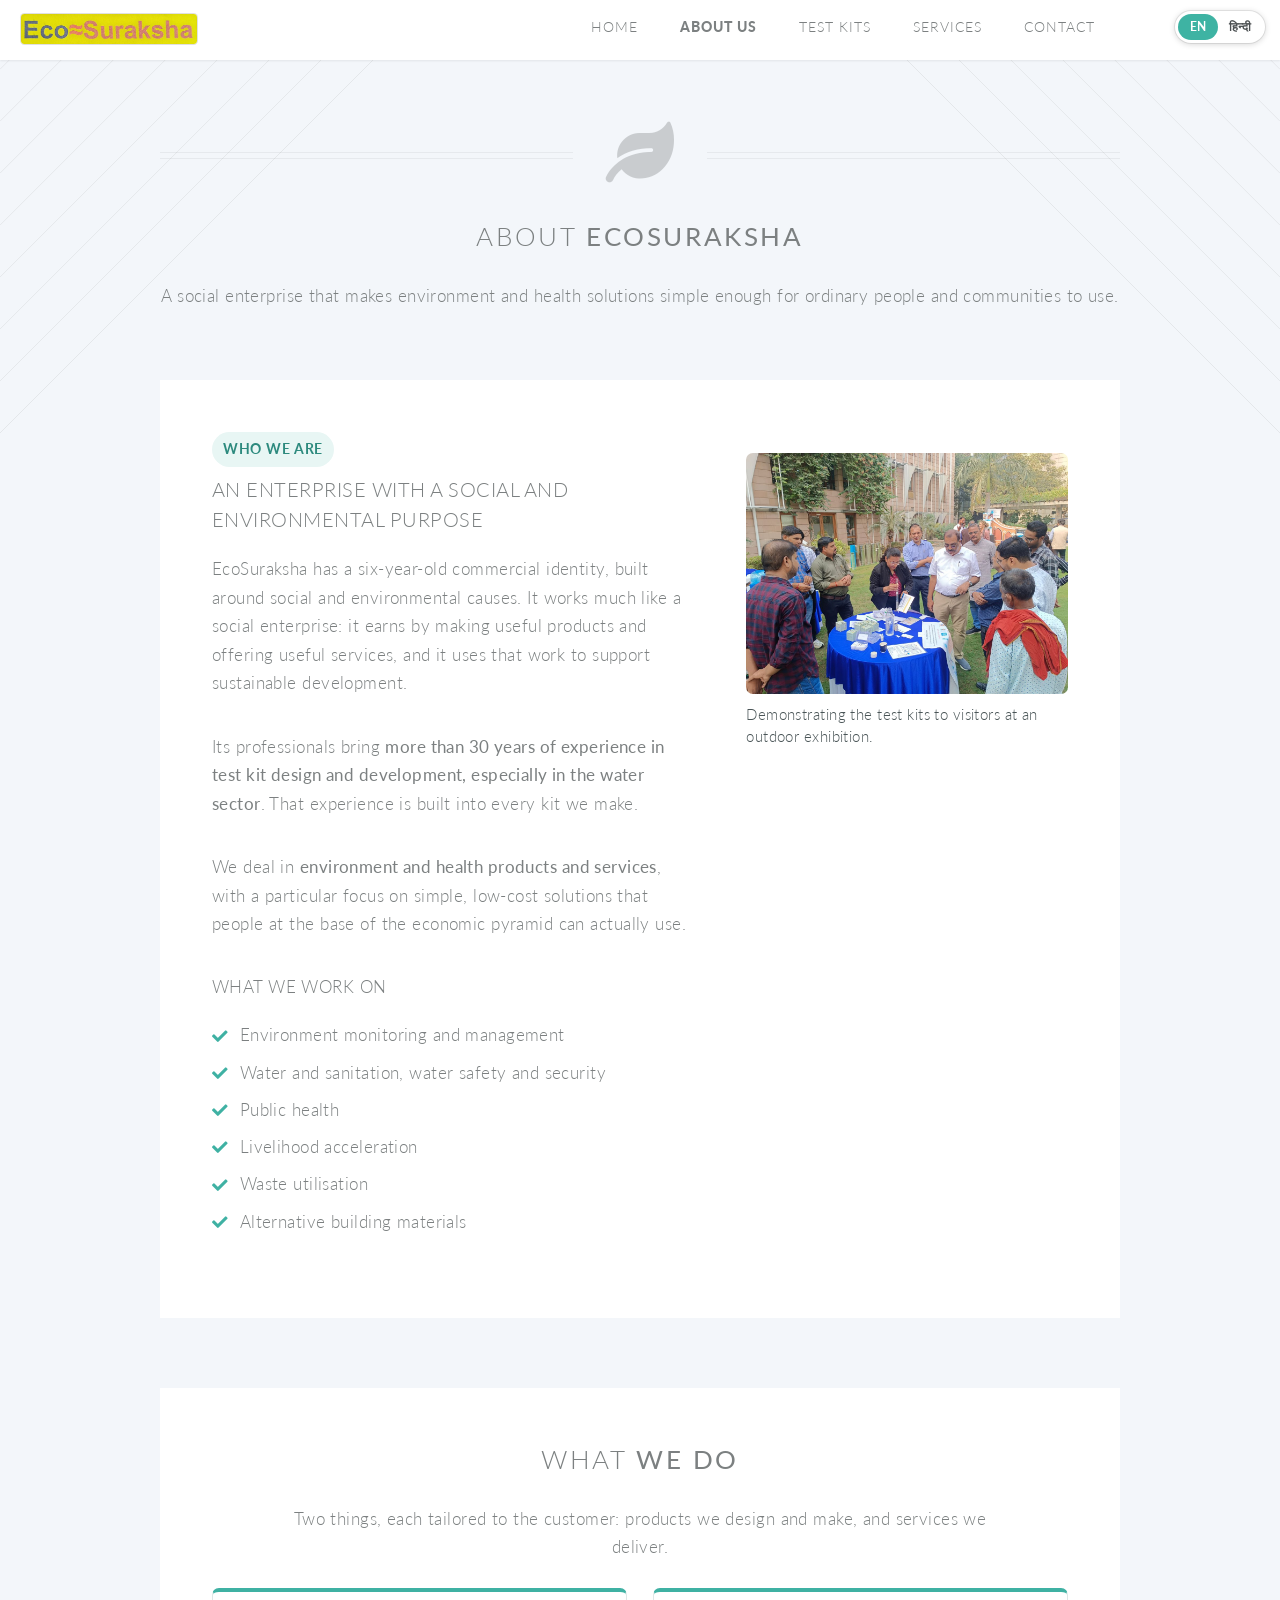
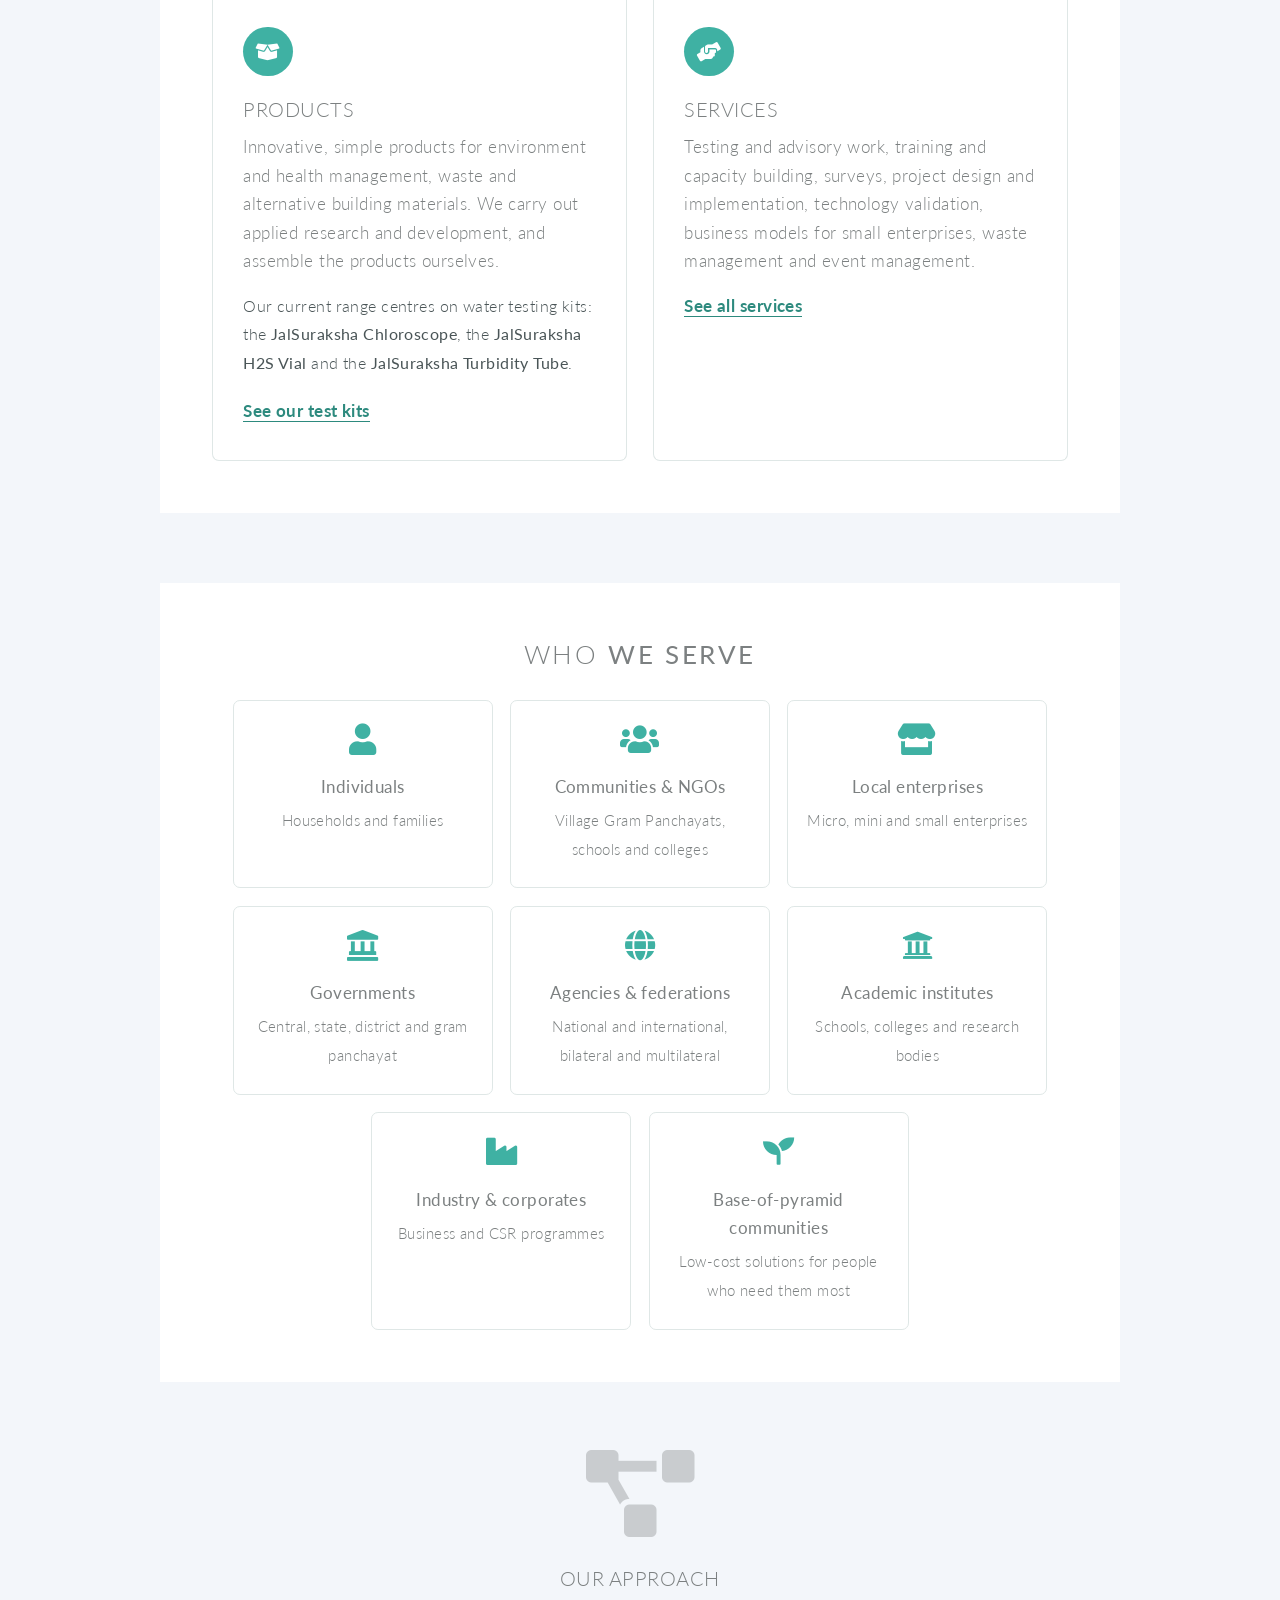
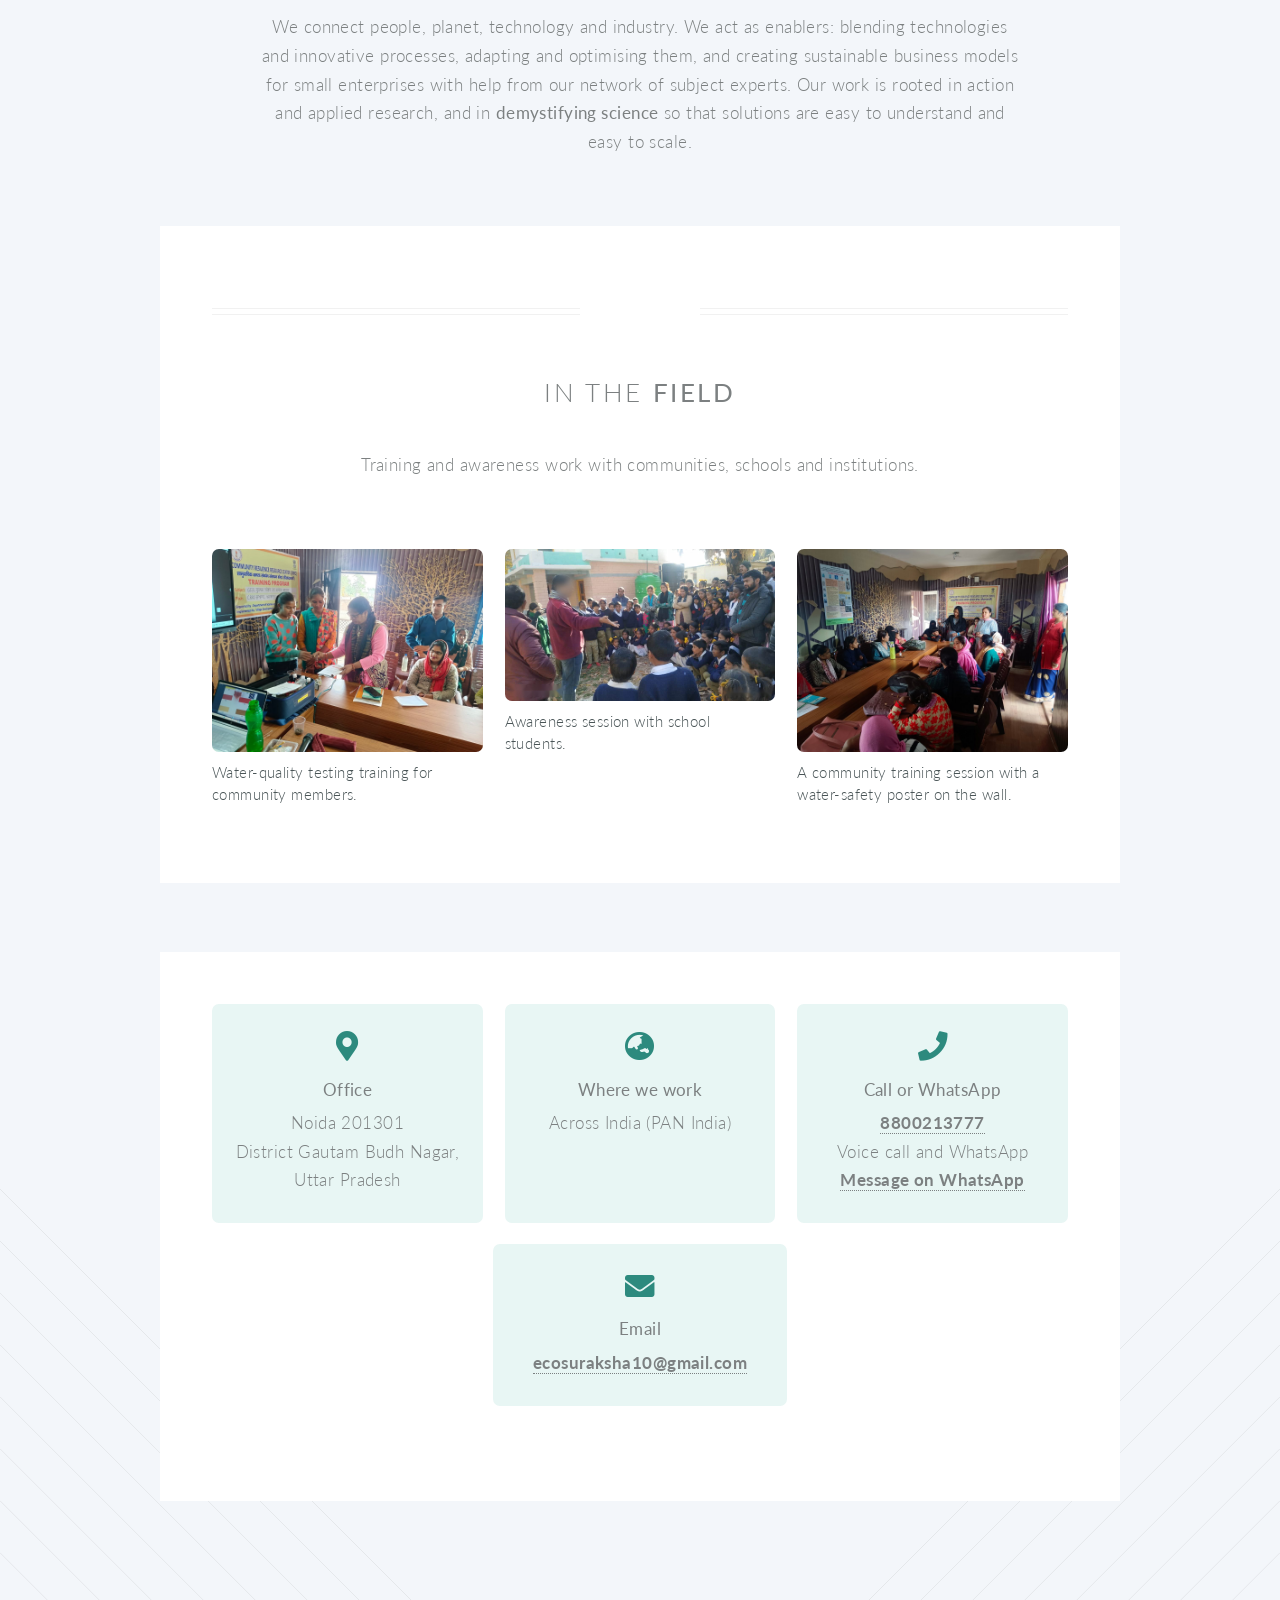
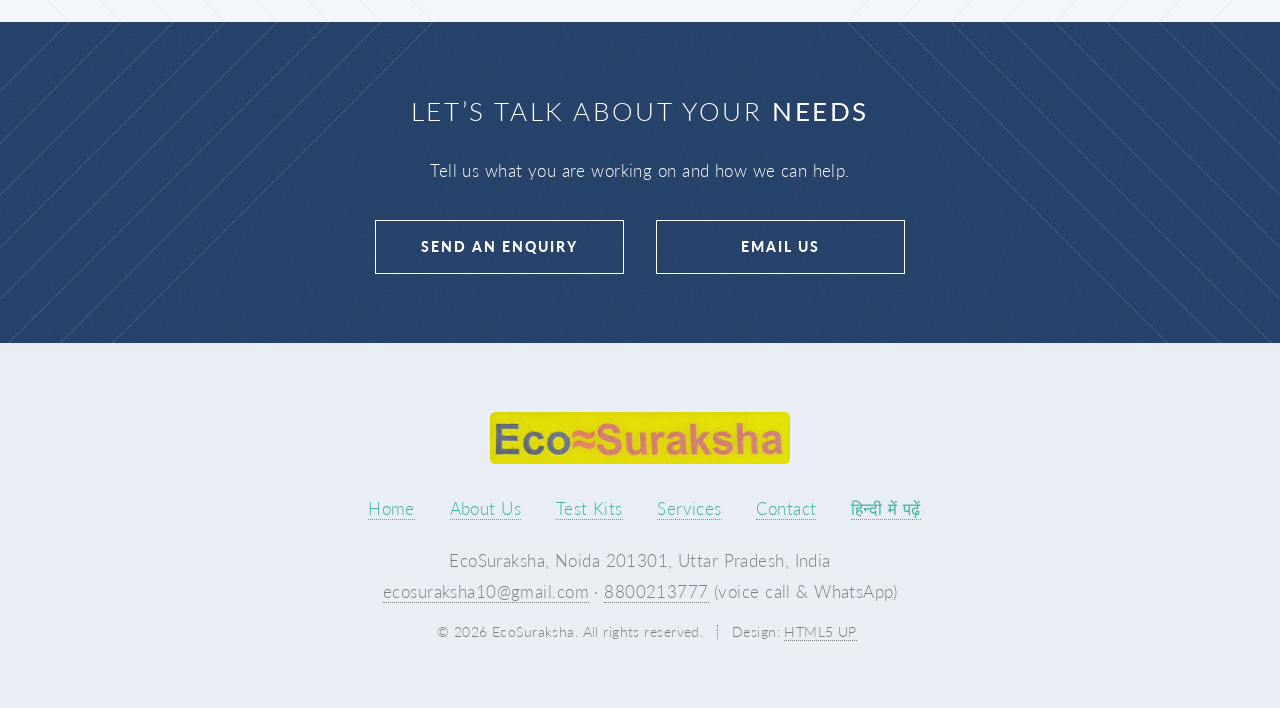
<file: about.html>
<!DOCTYPE HTML>
<html lang="en">
	<head>
		<title>About EcoSuraksha | Company Profile, Approach and Who We Serve</title>
		<meta charset="utf-8" />
		<meta name="viewport" content="width=device-width, initial-scale=1" />
		<meta name="description" content="EcoSuraksha is a Noida-based social enterprise offering environment and health products and services for water safety, sanitation, public health, livelihoods and waste utilisation across India." />
		<meta property="og:title" content="About EcoSuraksha" />
		<meta property="og:description" content="A social enterprise making simple environment and health solutions for people and communities across India." />
		<meta property="og:type" content="website" />
		<meta property="og:url" content="https://ecosuraksha.com/about.html" />
		<link rel="stylesheet" href="assets/css/main.css" />
		<link rel="stylesheet" href="assets/css/custom.css" />
		<noscript><link rel="stylesheet" href="assets/css/noscript.css" /></noscript>
		<link rel="canonical" href="https://ecosuraksha.com/about.html" />
		<link rel="alternate" hreflang="en" href="https://ecosuraksha.com/about.html" />
		<link rel="alternate" hreflang="hi" href="https://ecosuraksha.com/hi/about.html" />
		<link rel="alternate" hreflang="x-default" href="https://ecosuraksha.com/about.html" />
		<script type="application/ld+json">
		{
		  "@context": "https://schema.org",
		  "@graph": [
		    {
		      "@type": "Organization",
		      "@id": "https://ecosuraksha.com/#organization",
		      "name": "EcoSuraksha",
		      "alternateName": "इकोसुरक्षा",
		      "url": "https://ecosuraksha.com/",
		      "logo": "https://ecosuraksha.com/images/logo.png",
		      "image": "https://ecosuraksha.com/images/web/exhibition-demo.jpg",
		      "description": "Noida-based social enterprise making simple, affordable water testing kits and offering environment and health services across India.",
		      "email": "ecosuraksha10@gmail.com",
		      "telephone": "+91-8800213777",
		      "address": {
		        "@type": "PostalAddress",
		        "addressLocality": "Noida",
		        "addressRegion": "Uttar Pradesh",
		        "postalCode": "201301",
		        "addressCountry": "IN"
		      },
		      "areaServed": {
		        "@type": "Country",
		        "name": "India"
		      },
		      "contactPoint": {
		        "@type": "ContactPoint",
		        "telephone": "+91-8800213777",
		        "email": "ecosuraksha10@gmail.com",
		        "contactType": "sales",
		        "areaServed": "IN",
		        "availableLanguage": [
		          "English",
		          "Hindi"
		        ]
		      }
		    },
		    {
		      "@type": "AboutPage",
		      "@id": "https://ecosuraksha.com/about.html#webpage",
		      "url": "https://ecosuraksha.com/about.html",
		      "name": "About EcoSuraksha | Company Profile, Approach and Who We Serve",
		      "inLanguage": "en",
		      "isPartOf": {
		        "@id": "https://ecosuraksha.com/#website"
		      },
		      "about": {
		        "@id": "https://ecosuraksha.com/#organization"
		      }
		    }
		  ]
		}
		</script>
	</head>
	<body class="no-sidebar is-preload">
		<div id="page-wrapper">

			<!-- Language toggle -->
			<nav class="es-lang-toggle" aria-label="Language / भाषा">
				<a href="about.html" class="active" lang="en" aria-current="true">EN</a>
				<a href="hi/about.html" lang="hi" hreflang="hi" title="हिन्दी में देखें">हिन्दी</a>
			</nav>
			<a class="es-mobile-logo" href="index.html"><img src="images/logo.png" alt="EcoSuraksha" /></a>

			<!-- Header -->
				<header id="header">
					<h1 id="logo"><a href="index.html"><img class="es-logo" src="images/logo.png" alt="EcoSuraksha" /></a></h1>
					<nav id="nav">
						<ul>
							<li><a href="index.html">Home</a></li>
							<li class="current"><a href="about.html">About Us</a></li>
							<li><a href="products.html">Test Kits</a></li>
							<li><a href="services.html">Services</a></li>
							<li><a href="contact.html">Contact</a></li>
						</ul>
					</nav>
				</header>

			<!-- Main -->
				<article id="main">

					<header class="special container">
						<span class="icon solid fa-leaf"></span>
						<h2>About <strong>EcoSuraksha</strong></h2>
						<p>A social enterprise that makes environment and health solutions simple enough for ordinary people and communities to use.</p>
					</header>

					<!-- Introduction -->
					<section class="wrapper style4 container">
						<div class="row gtr-150">
							<div class="col-7 col-12-narrower">
								<span class="es-kicker">Who we are</span>
								<h3>An enterprise with a social and environmental purpose</h3>
								<p>EcoSuraksha has a six-year-old commercial identity, built around social and environmental causes. It works much like a social enterprise: it earns by making useful products and offering useful services, and it uses that work to support sustainable development.</p>
								<p>Its professionals bring <strong>more than 30 years of experience in test kit design and development, especially in the water sector</strong>. That experience is built into every kit we make.</p>
								<p>We deal in <strong>environment and health products and services</strong>, with a particular focus on simple, low-cost solutions that people at the base of the economic pyramid can actually use.</p>
								<h4>What we work on</h4>
								<ul class="es-ticks">
									<li>Environment monitoring and management</li>
									<li>Water and sanitation, water safety and security</li>
									<li>Public health</li>
									<li>Livelihood acceleration</li>
									<li>Waste utilisation</li>
									<li>Alternative building materials</li>
								</ul>
							</div>
							<div class="col-5 col-12-narrower">
								<figure class="es-media">
									<img src="images/web/exhibition-demo.jpg" alt="Visitors and team members around a table of water test kits at an outdoor exhibition" loading="lazy" />
									<figcaption>Demonstrating the test kits to visitors at an outdoor exhibition.</figcaption>
								</figure>
							</div>
						</div>
					</section>

					<!-- What we do -->
					<section class="wrapper style4 container special">
						<header class="es-section-title">
							<h2>What <strong>we do</strong></h2>
							<p>Two things, each tailored to the customer: products we design and make, and services we deliver.</p>
						</header>
						<div class="es-cards">
							<div class="es-card">
								<span class="es-icon icon solid fa-box-open"></span>
								<h3>Products</h3>
								<p>Innovative, simple products for environment and health management, waste and alternative building materials. We carry out applied research and development, and assemble the products ourselves.</p>
								<p class="es-meta">Our current range centres on water testing kits: the <strong>JalSuraksha Chloroscope</strong>, the <strong>JalSuraksha H2S Vial</strong> and the <strong>JalSuraksha Turbidity Tube</strong>.</p>
								<a class="es-link" href="products.html">See our test kits</a>
							</div>
							<div class="es-card">
								<span class="es-icon icon solid fa-hands-helping"></span>
								<h3>Services</h3>
								<p>Testing and advisory work, training and capacity building, surveys, project design and implementation, technology validation, business models for small enterprises, waste management and event management.</p>
								<a class="es-link" href="services.html">See all services</a>
							</div>
						</div>
					</section>

					<!-- Who we serve -->
					<section class="wrapper style4 container special">
						<header class="es-section-title">
							<h2>Who <strong>we serve</strong></h2>
						</header>
						<ul class="es-audience">
							<li><span class="icon solid fa-user"></span><strong>Individuals</strong><span class="small">Households and families</span></li>
							<li><span class="icon solid fa-users"></span><strong>Communities &amp; NGOs</strong><span class="small">Village Gram Panchayats, schools and colleges</span></li>
							<li><span class="icon solid fa-store"></span><strong>Local enterprises</strong><span class="small">Micro, mini and small enterprises</span></li>
							<li><span class="icon solid fa-landmark"></span><strong>Governments</strong><span class="small">Central, state, district and gram panchayat</span></li>
							<li><span class="icon solid fa-globe"></span><strong>Agencies &amp; federations</strong><span class="small">National and international, bilateral and multilateral</span></li>
							<li><span class="icon solid fa-university"></span><strong>Academic institutes</strong><span class="small">Schools, colleges and research bodies</span></li>
							<li><span class="icon solid fa-industry"></span><strong>Industry &amp; corporates</strong><span class="small">Business and CSR programmes</span></li>
							<li><span class="icon solid fa-seedling"></span><strong>Base-of-pyramid communities</strong><span class="small">Low-cost solutions for people who need them most</span></li>
						</ul>
					</section>

					<!-- Approach -->
					<section class="wrapper style1 container special">
						<div class="row">
							<div class="col-12">
								<section>
									<span class="icon solid featured fa-project-diagram"></span>
									<header><h3>Our approach</h3></header>
									<p style="max-width:44em; margin:0 auto;">We connect people, planet, technology and industry. We act as enablers: blending technologies and innovative processes, adapting and optimising them, and creating sustainable business models for small enterprises with help from our network of subject experts. Our work is rooted in action and applied research, and in <strong>demystifying science</strong> so that solutions are easy to understand and easy to scale.</p>
								</section>
							</div>
						</div>
					</section>

					<!-- In the field -->
					<section class="wrapper style4 container">
						<header class="es-section-title special">
							<h2>In the <strong>field</strong></h2>
							<p>Training and awareness work with communities, schools and institutions.</p>
						</header>
						<div class="es-gallery">
							<figure><img src="images/web/training-crrc-demo.jpg" alt="Participants at a water-quality training session watching a demonstration" loading="lazy" /><figcaption>Water-quality testing training for community members.</figcaption></figure>
							<figure><img src="images/web/school-awareness-2019.jpg" alt="A speaker addressing school students and teachers outdoors" loading="lazy" /><figcaption>Awareness session with school students.</figcaption></figure>
							<figure><img src="images/web/training-classroom.jpg" alt="Women and children seated at a community training session in a room" loading="lazy" /><figcaption>A community training session with a water-safety poster on the wall.</figcaption></figure>
						</div>
					</section>

					<!-- Where we are -->
					<section class="wrapper style4 container special">
						<ul class="es-contact-cards">
							<li>
								<span class="icon solid fa-map-marker-alt"></span>
								<strong>Office</strong>
								Noida 201301<br />District Gautam Budh Nagar, Uttar Pradesh
							</li>
							<li>
								<span class="icon solid fa-globe-asia"></span>
								<strong>Where we work</strong>
								Across India (PAN India)
							</li>
							<li>
								<span class="icon solid fa-phone"></span>
								<strong>Call or WhatsApp</strong>
								<a href="tel:+918800213777">8800213777</a><br /><span class="small">Voice call and WhatsApp</span><br /><a href="https://wa.me/918800213777" target="_blank" rel="noopener">Message on WhatsApp</a>
							</li>
							<li>
								<span class="icon solid fa-envelope"></span>
								<strong>Email</strong>
								<a href="mailto:ecosuraksha10@gmail.com">ecosuraksha10@gmail.com</a>
							</li>
						</ul>
					</section>

				</article>

			<!-- CTA -->
				<section id="cta">
					<header>
						<h2>Let&rsquo;s talk about your <strong>needs</strong></h2>
						<p>Tell us what you are working on and how we can help.</p>
					</header>
					<footer>
						<ul class="buttons">
							<li><a href="contact.html#enquiry" class="button">Send an Enquiry</a></li>
							<li><a href="mailto:ecosuraksha10@gmail.com" class="button">Email Us</a></li>
						</ul>
					</footer>
				</section>

			<!-- Footer -->
				<footer id="footer">
						<a class="es-footer-logo" href="index.html"><img src="images/logo.png" alt="EcoSuraksha" /></a>
					<ul class="es-footer-links">
						<li><a href="index.html">Home</a></li>
							<li><a href="about.html">About Us</a></li>
						<li><a href="products.html">Test Kits</a></li>
						<li><a href="services.html">Services</a></li>
						<li><a href="contact.html">Contact</a></li>
						<li><a href="hi/about.html" lang="hi" hreflang="hi">हिन्दी में पढ़ें</a></li>
					</ul>
					<p class="es-footer-contact">
						EcoSuraksha, Noida 201301, Uttar Pradesh, India<br />
						<a href="mailto:ecosuraksha10@gmail.com">ecosuraksha10@gmail.com</a> &middot;
						<a href="tel:+918800213777">8800213777</a> (voice call &amp; WhatsApp)
					</p>
					<ul class="copyright">
						<li>&copy; 2026 EcoSuraksha. All rights reserved.</li><li>Design: <a href="http://html5up.net">HTML5 UP</a></li>
					</ul>
				</footer>

		</div>

		<!-- Scripts -->
			<script src="assets/js/jquery.min.js"></script>
			<script src="assets/js/jquery.dropotron.min.js"></script>
			<script src="assets/js/jquery.scrolly.min.js"></script>
			<script src="assets/js/jquery.scrollex.min.js"></script>
			<script src="assets/js/browser.min.js"></script>
			<script src="assets/js/breakpoints.min.js"></script>
			<script src="assets/js/util.js"></script>
			<script src="assets/js/main.js"></script>

	</body>
</html>
</file>
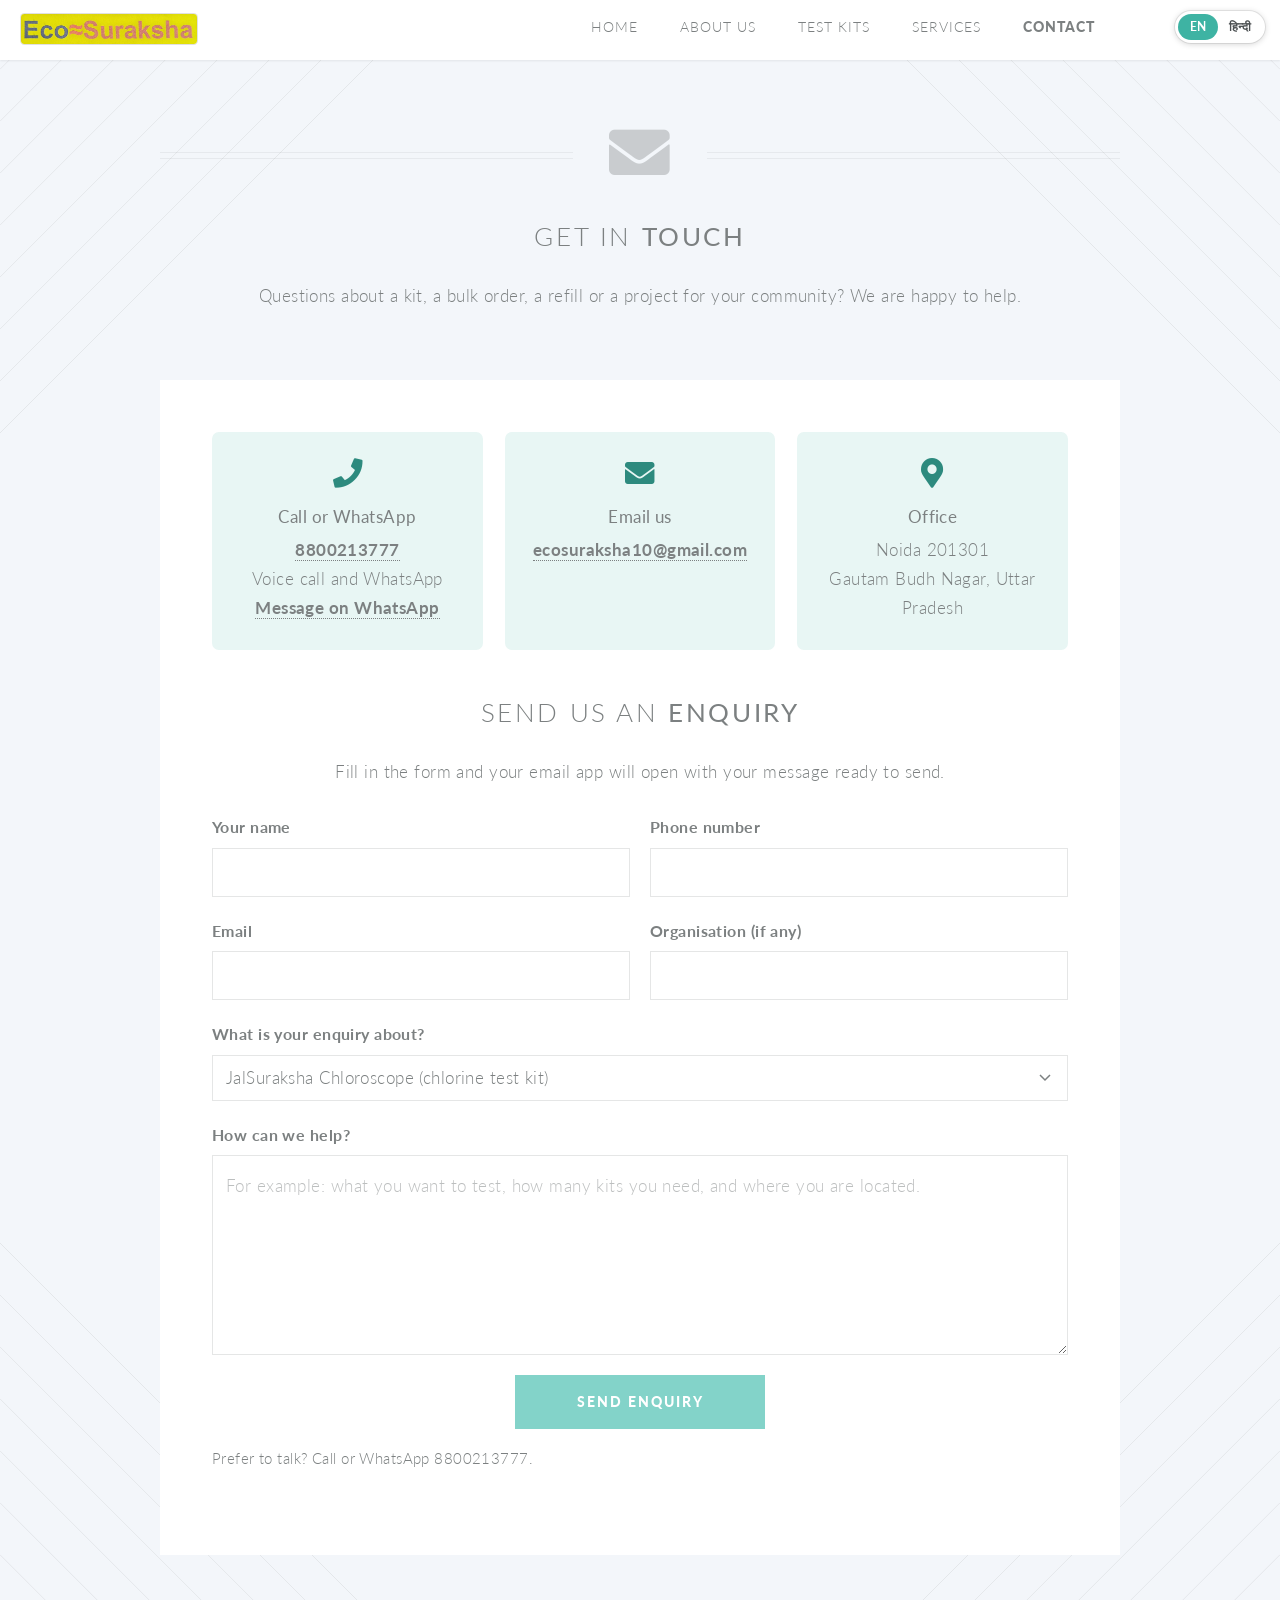
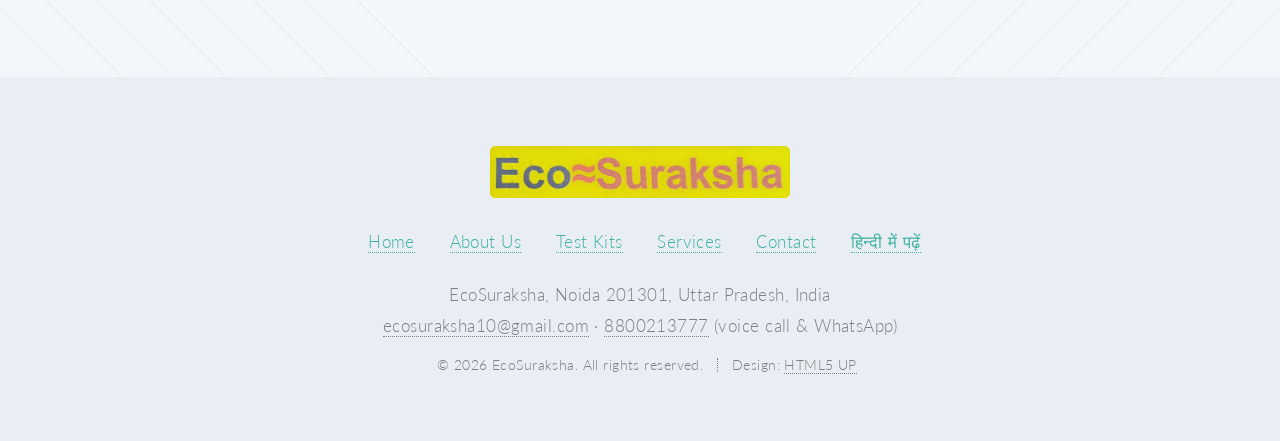
<file: contact.html>
<!DOCTYPE HTML>
<html lang="en">
	<head>
		<title>Contact EcoSuraksha | Enquiries, Bulk Orders and Project Support</title>
		<meta charset="utf-8" />
		<meta name="viewport" content="width=device-width, initial-scale=1" />
		<meta name="description" content="Contact EcoSuraksha in Noida, India for water test kit enquiries, bulk orders, reagent refills and NGO project support. Call or WhatsApp 8800213777, or email ecosuraksha10@gmail.com." />
		<meta property="og:title" content="Contact EcoSuraksha" />
		<meta property="og:description" content="Enquiries, bulk orders and project support for water testing and environment work." />
		<meta property="og:type" content="website" />
		<meta property="og:url" content="https://ecosuraksha.com/contact.html" />
		<link rel="stylesheet" href="assets/css/main.css" />
		<link rel="stylesheet" href="assets/css/custom.css" />
		<noscript><link rel="stylesheet" href="assets/css/noscript.css" /></noscript>
		<link rel="canonical" href="https://ecosuraksha.com/contact.html" />
		<link rel="alternate" hreflang="en" href="https://ecosuraksha.com/contact.html" />
		<link rel="alternate" hreflang="hi" href="https://ecosuraksha.com/hi/contact.html" />
		<link rel="alternate" hreflang="x-default" href="https://ecosuraksha.com/contact.html" />
		<script type="application/ld+json">
		{
		  "@context": "https://schema.org",
		  "@graph": [
		    {
		      "@type": "Organization",
		      "@id": "https://ecosuraksha.com/#organization",
		      "name": "EcoSuraksha",
		      "alternateName": "इकोसुरक्षा",
		      "url": "https://ecosuraksha.com/",
		      "logo": "https://ecosuraksha.com/images/logo.png",
		      "image": "https://ecosuraksha.com/images/web/exhibition-demo.jpg",
		      "description": "Noida-based social enterprise making simple, affordable water testing kits and offering environment and health services across India.",
		      "email": "ecosuraksha10@gmail.com",
		      "telephone": "+91-8800213777",
		      "address": {
		        "@type": "PostalAddress",
		        "addressLocality": "Noida",
		        "addressRegion": "Uttar Pradesh",
		        "postalCode": "201301",
		        "addressCountry": "IN"
		      },
		      "areaServed": {
		        "@type": "Country",
		        "name": "India"
		      },
		      "contactPoint": {
		        "@type": "ContactPoint",
		        "telephone": "+91-8800213777",
		        "email": "ecosuraksha10@gmail.com",
		        "contactType": "sales",
		        "areaServed": "IN",
		        "availableLanguage": [
		          "English",
		          "Hindi"
		        ]
		      }
		    },
		    {
		      "@type": "ContactPage",
		      "@id": "https://ecosuraksha.com/contact.html#webpage",
		      "url": "https://ecosuraksha.com/contact.html",
		      "name": "Contact EcoSuraksha | Enquiries, Bulk Orders and Project Support",
		      "inLanguage": "en",
		      "isPartOf": {
		        "@id": "https://ecosuraksha.com/#website"
		      },
		      "about": {
		        "@id": "https://ecosuraksha.com/#organization"
		      }
		    }
		  ]
		}
		</script>
	</head>
	<body class="contact is-preload">
		<div id="page-wrapper">

			<!-- Language toggle -->
			<nav class="es-lang-toggle" aria-label="Language / भाषा">
				<a href="contact.html" class="active" lang="en" aria-current="true">EN</a>
				<a href="hi/contact.html" lang="hi" hreflang="hi" title="हिन्दी में देखें">हिन्दी</a>
			</nav>
			<a class="es-mobile-logo" href="index.html"><img src="images/logo.png" alt="EcoSuraksha" /></a>

			<!-- Header -->
				<header id="header">
					<h1 id="logo"><a href="index.html"><img class="es-logo" src="images/logo.png" alt="EcoSuraksha" /></a></h1>
					<nav id="nav">
						<ul>
							<li><a href="index.html">Home</a></li>
							<li><a href="about.html">About Us</a></li>
							<li><a href="products.html">Test Kits</a></li>
							<li><a href="services.html">Services</a></li>
							<li class="current"><a href="contact.html">Contact</a></li>
						</ul>
					</nav>
				</header>

			<!-- Main -->
				<article id="main">

					<header class="special container">
						<span class="icon solid fa-envelope"></span>
						<h2>Get in <strong>Touch</strong></h2>
						<p>Questions about a kit, a bulk order, a refill or a project for your community? We are happy to help.</p>
					</header>

					<section class="wrapper style4 special container">

						<ul class="es-contact-cards">
							<li>
								<span class="icon solid fa-phone"></span>
								<strong>Call or WhatsApp</strong>
								<a href="tel:+918800213777">8800213777</a><br /><span class="small">Voice call and WhatsApp</span><br /><a href="https://wa.me/918800213777" target="_blank" rel="noopener">Message on WhatsApp</a>
							</li>
							<li>
								<span class="icon solid fa-envelope"></span>
								<strong>Email us</strong>
								<a href="mailto:ecosuraksha10@gmail.com">ecosuraksha10@gmail.com</a>
							</li>
							<li>
								<span class="icon solid fa-map-marker-alt"></span>
								<strong>Office</strong>
								Noida 201301<br />Gautam Budh Nagar, Uttar Pradesh
							</li>
						</ul>

						<header class="es-section-title" id="enquiry">
							<h2>Send us an <strong>enquiry</strong></h2>
							<p>Fill in the form and your email app will open with your message ready to send.</p>
						</header>

						<div class="content">
							<form class="es-form" id="enquiry-form" action="mailto:ecosuraksha10@gmail.com" method="post" enctype="text/plain">
								<div class="row gtr-50">
									<div class="col-6 col-12-mobile">
										<label for="f-name">Your name</label>
										<input type="text" id="f-name" name="name" required />
									</div>
									<div class="col-6 col-12-mobile">
										<label for="f-phone">Phone number</label>
										<input type="tel" id="f-phone" name="phone" />
									</div>
									<div class="col-6 col-12-mobile">
										<label for="f-email">Email</label>
										<input type="email" id="f-email" name="email" />
									</div>
									<div class="col-6 col-12-mobile">
										<label for="f-org">Organisation (if any)</label>
										<input type="text" id="f-org" name="organisation" />
									</div>
									<div class="col-12">
										<label for="f-topic">What is your enquiry about?</label>
										<select id="f-topic" name="topic">
											<option value="JalSuraksha Chloroscope (chlorine test kit)">JalSuraksha Chloroscope (chlorine test kit)</option>
											<option value="JalSuraksha H2S Vial (bacteria test)">JalSuraksha H2S Vial (bacteria test)</option>
											<option value="JalSuraksha Turbidity Tube">JalSuraksha Turbidity Tube</option>
											<option value="Bulk or institutional order">Bulk or institutional order</option>
											<option value="Project support for an NGO or institution">Project support for an NGO or institution</option>
											<option value="Something else">Something else</option>
										</select>
									</div>
									<div class="col-12">
										<label for="f-message">How can we help?</label>
										<textarea id="f-message" name="message" rows="6" required placeholder="For example: what you want to test, how many kits you need, and where you are located."></textarea>
									</div>
									<div class="col-12">
										<ul class="buttons">
											<li><input type="submit" class="primary" value="Send Enquiry" /></li>
										</ul>
									</div>
								</div>
								<p class="es-hint">Prefer to talk? Call or WhatsApp 8800213777.</p>
							</form>
						</div>

					</section>

				</article>

			<!-- Footer -->
				<footer id="footer">
						<a class="es-footer-logo" href="index.html"><img src="images/logo.png" alt="EcoSuraksha" /></a>
					<ul class="es-footer-links">
						<li><a href="index.html">Home</a></li>
							<li><a href="about.html">About Us</a></li>
						<li><a href="products.html">Test Kits</a></li>
						<li><a href="services.html">Services</a></li>
						<li><a href="contact.html">Contact</a></li>
						<li><a href="hi/contact.html" lang="hi" hreflang="hi">हिन्दी में पढ़ें</a></li>
					</ul>
					<p class="es-footer-contact">
						EcoSuraksha, Noida 201301, Uttar Pradesh, India<br />
						<a href="mailto:ecosuraksha10@gmail.com">ecosuraksha10@gmail.com</a> &middot;
						<a href="tel:+918800213777">8800213777</a> (voice call &amp; WhatsApp)
					</p>
					<ul class="copyright">
						<li>&copy; 2026 EcoSuraksha. All rights reserved.</li><li>Design: <a href="http://html5up.net">HTML5 UP</a></li>
					</ul>
				</footer>

		</div>

		<!-- Scripts -->
			<script src="assets/js/jquery.min.js"></script>
			<script src="assets/js/jquery.dropotron.min.js"></script>
			<script src="assets/js/jquery.scrolly.min.js"></script>
			<script src="assets/js/jquery.scrollex.min.js"></script>
			<script src="assets/js/browser.min.js"></script>
			<script src="assets/js/breakpoints.min.js"></script>
			<script src="assets/js/util.js"></script>
			<script src="assets/js/main.js"></script>
			<script>
				(function () {
					var form = document.getElementById('enquiry-form');
					var topic = document.getElementById('f-topic');

					// Pre-select the topic when arriving from a product or services page (?topic=...)
					var map = {
						chloroscope: 'JalSuraksha Chloroscope (chlorine test kit)',
						h2s: 'JalSuraksha H2S Vial (bacteria test)',
						turbidity: 'JalSuraksha Turbidity Tube',
						bulk: 'Bulk or institutional order',
						project: 'Project support for an NGO or institution'
					};
					var match = /[?&]topic=([^&#]+)/.exec(window.location.search);
					if (match && map[match[1]]) { topic.value = map[match[1]]; }

					// Open the visitor's email app with the enquiry filled in.
					form.addEventListener('submit', function (e) {
						e.preventDefault();
						var v = function (id) { return document.getElementById(id).value.trim(); };
						var lines = [
							'Name: ' + v('f-name'),
							'Phone: ' + v('f-phone'),
							'Email: ' + v('f-email'),
							'Organisation: ' + v('f-org'),
							'Enquiry about: ' + topic.value,
							'',
							v('f-message')
						];
						var subject = 'Website enquiry: ' + topic.value;
						window.location.href = 'mailto:ecosuraksha10@gmail.com'
							+ '?subject=' + encodeURIComponent(subject)
							+ '&body=' + encodeURIComponent(lines.join('\r\n'));
					});
				})();
			</script>

	</body>
</html>
</file>
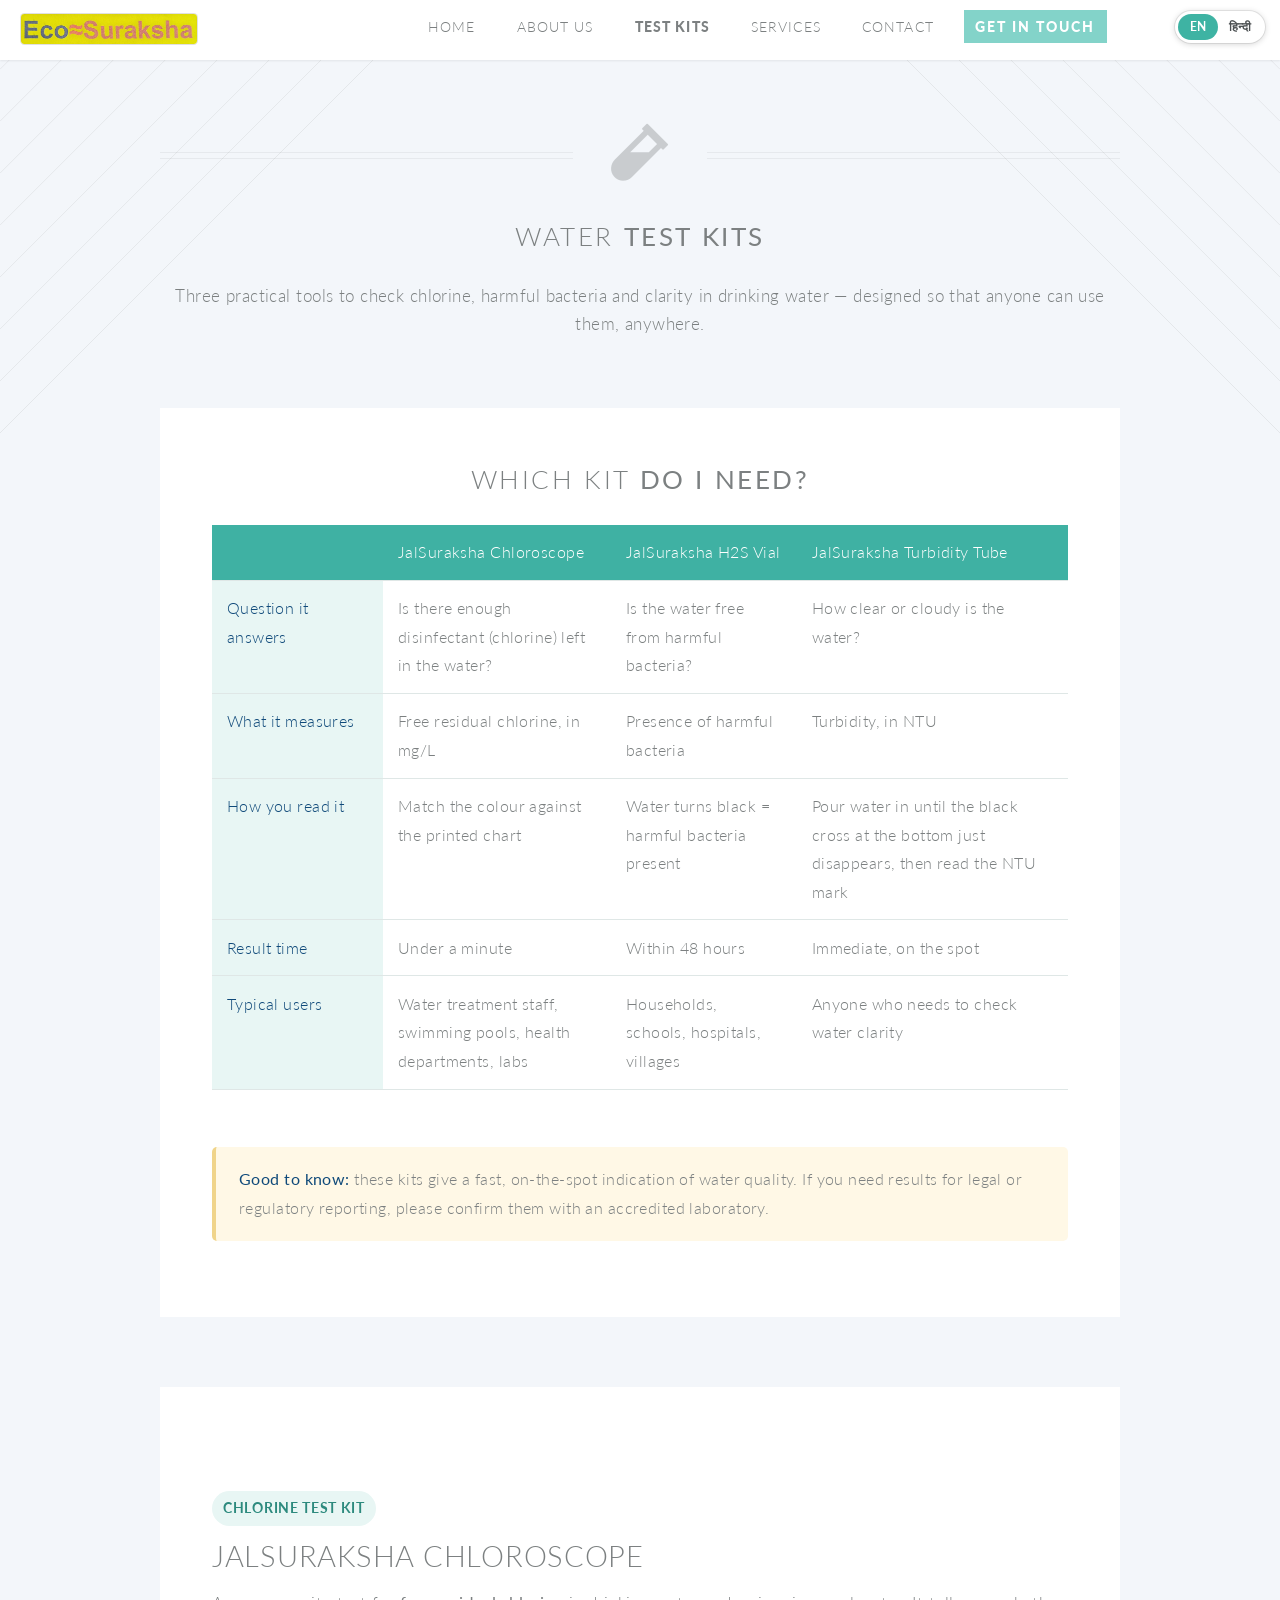
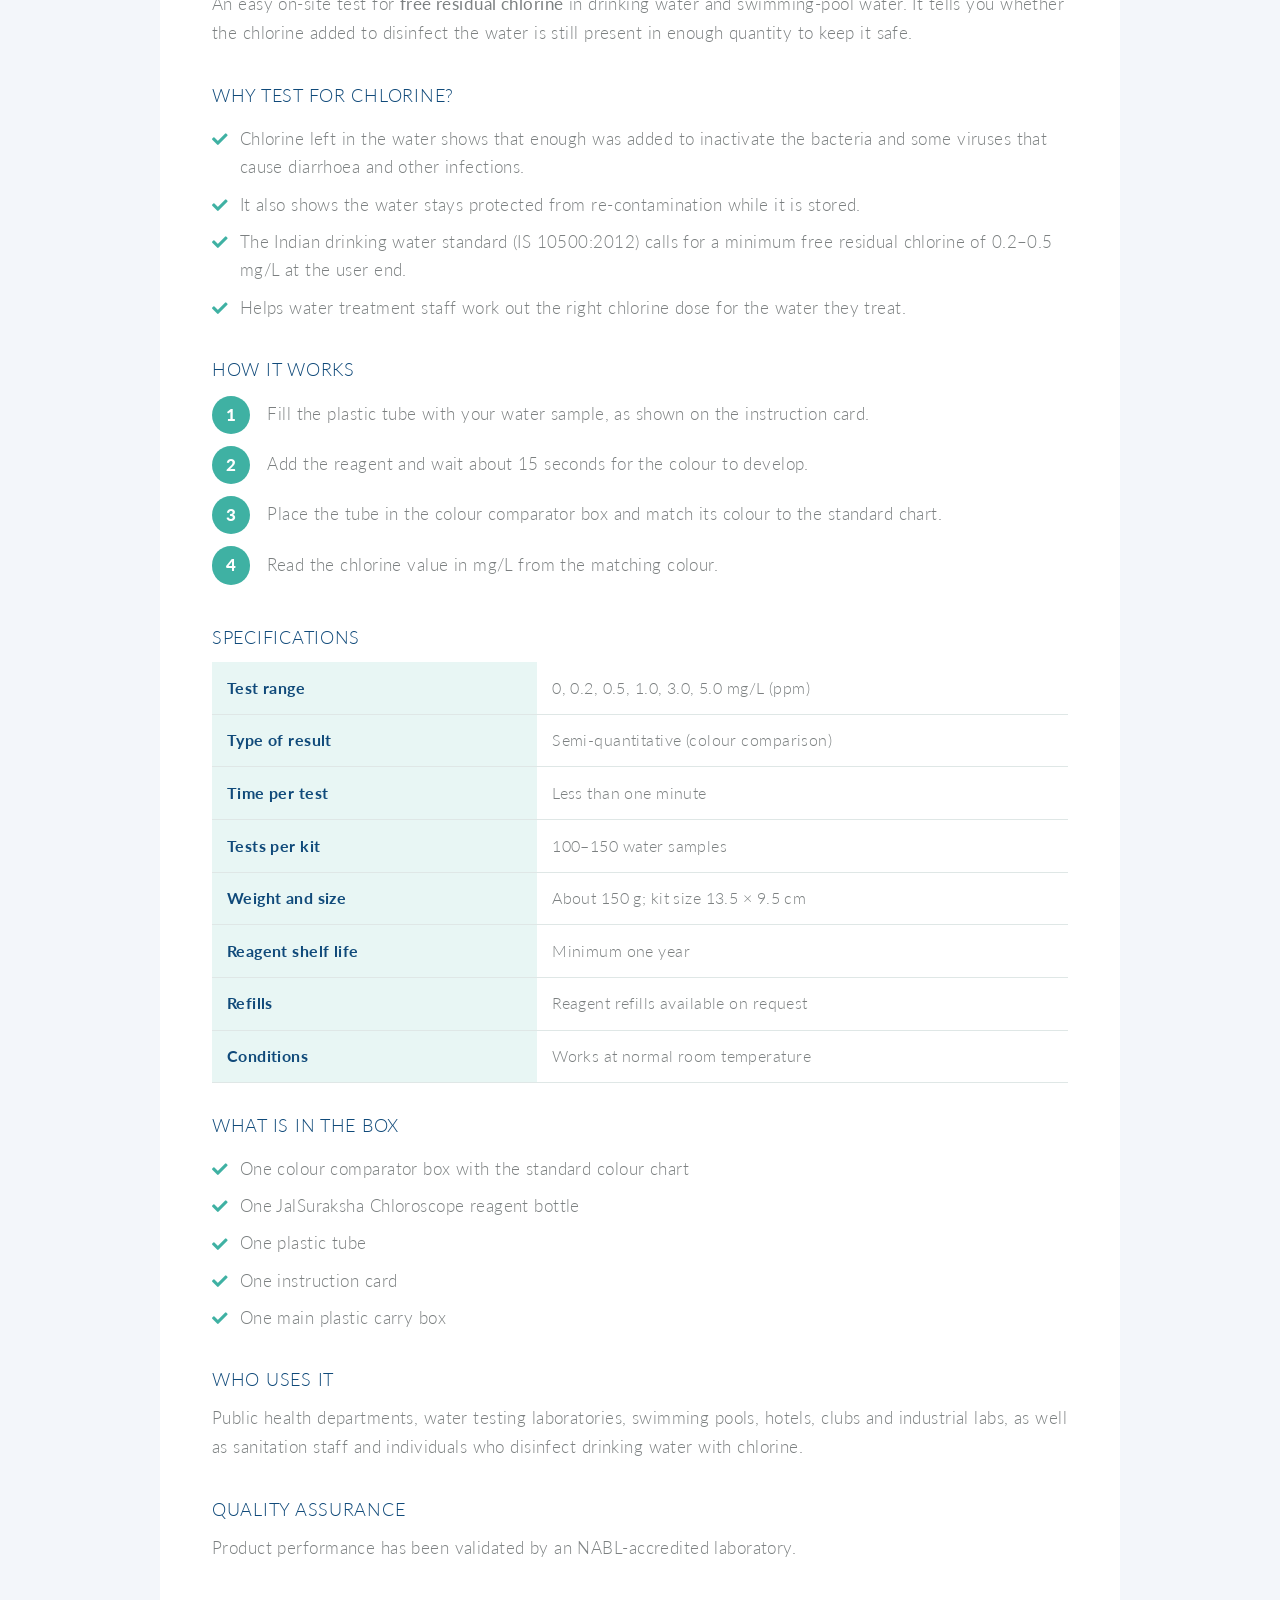
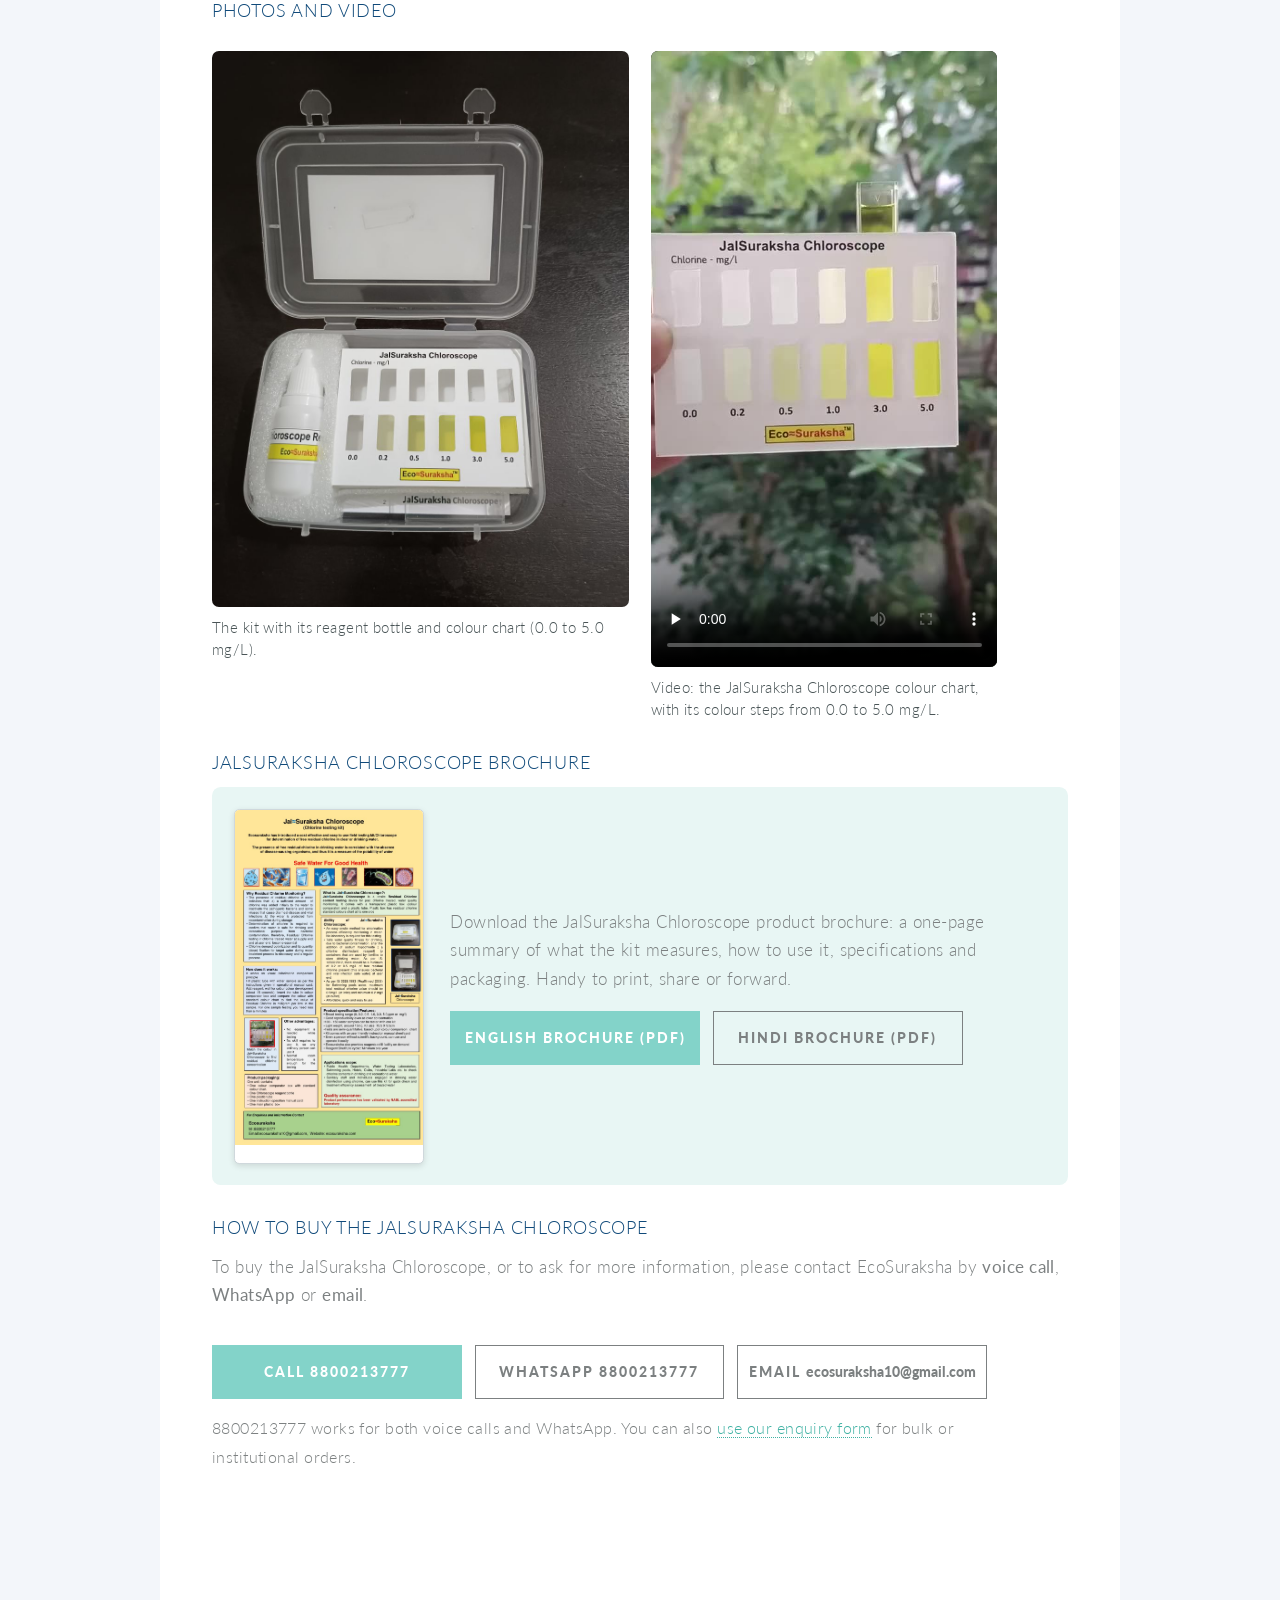
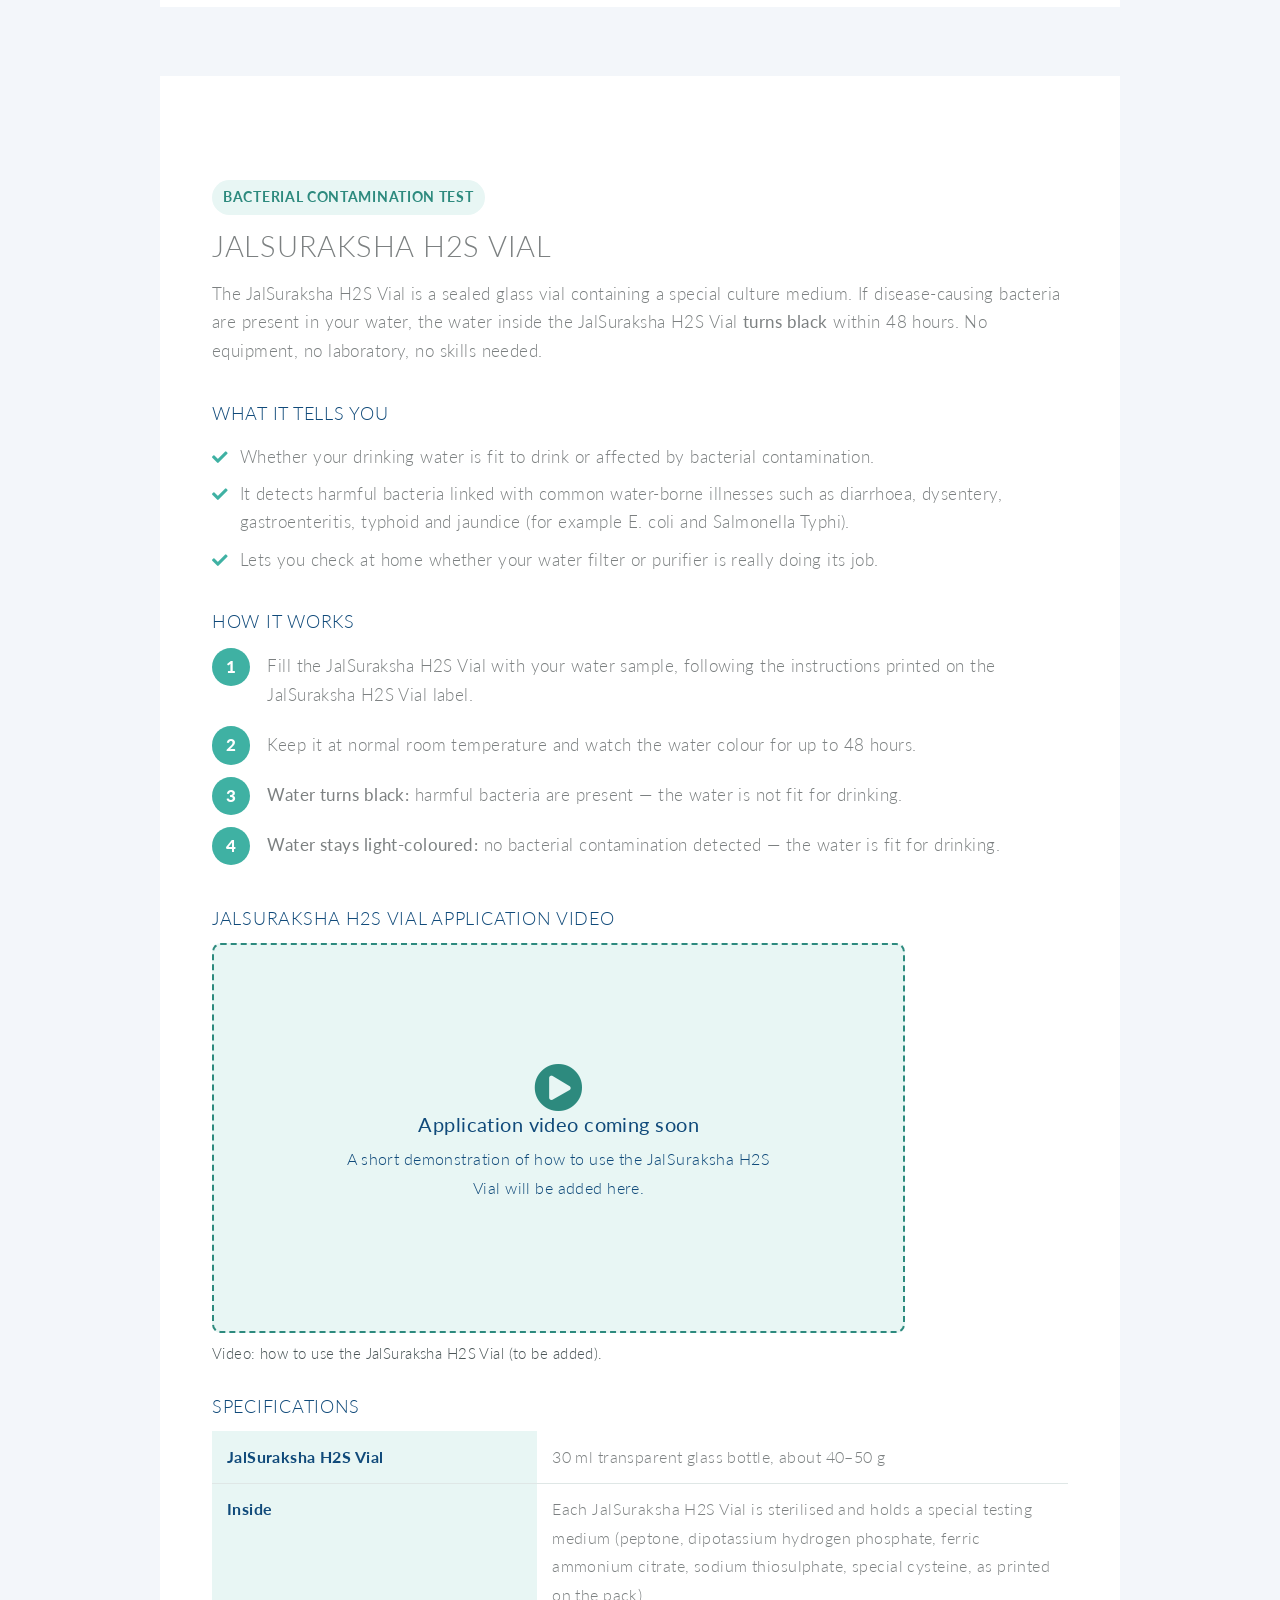
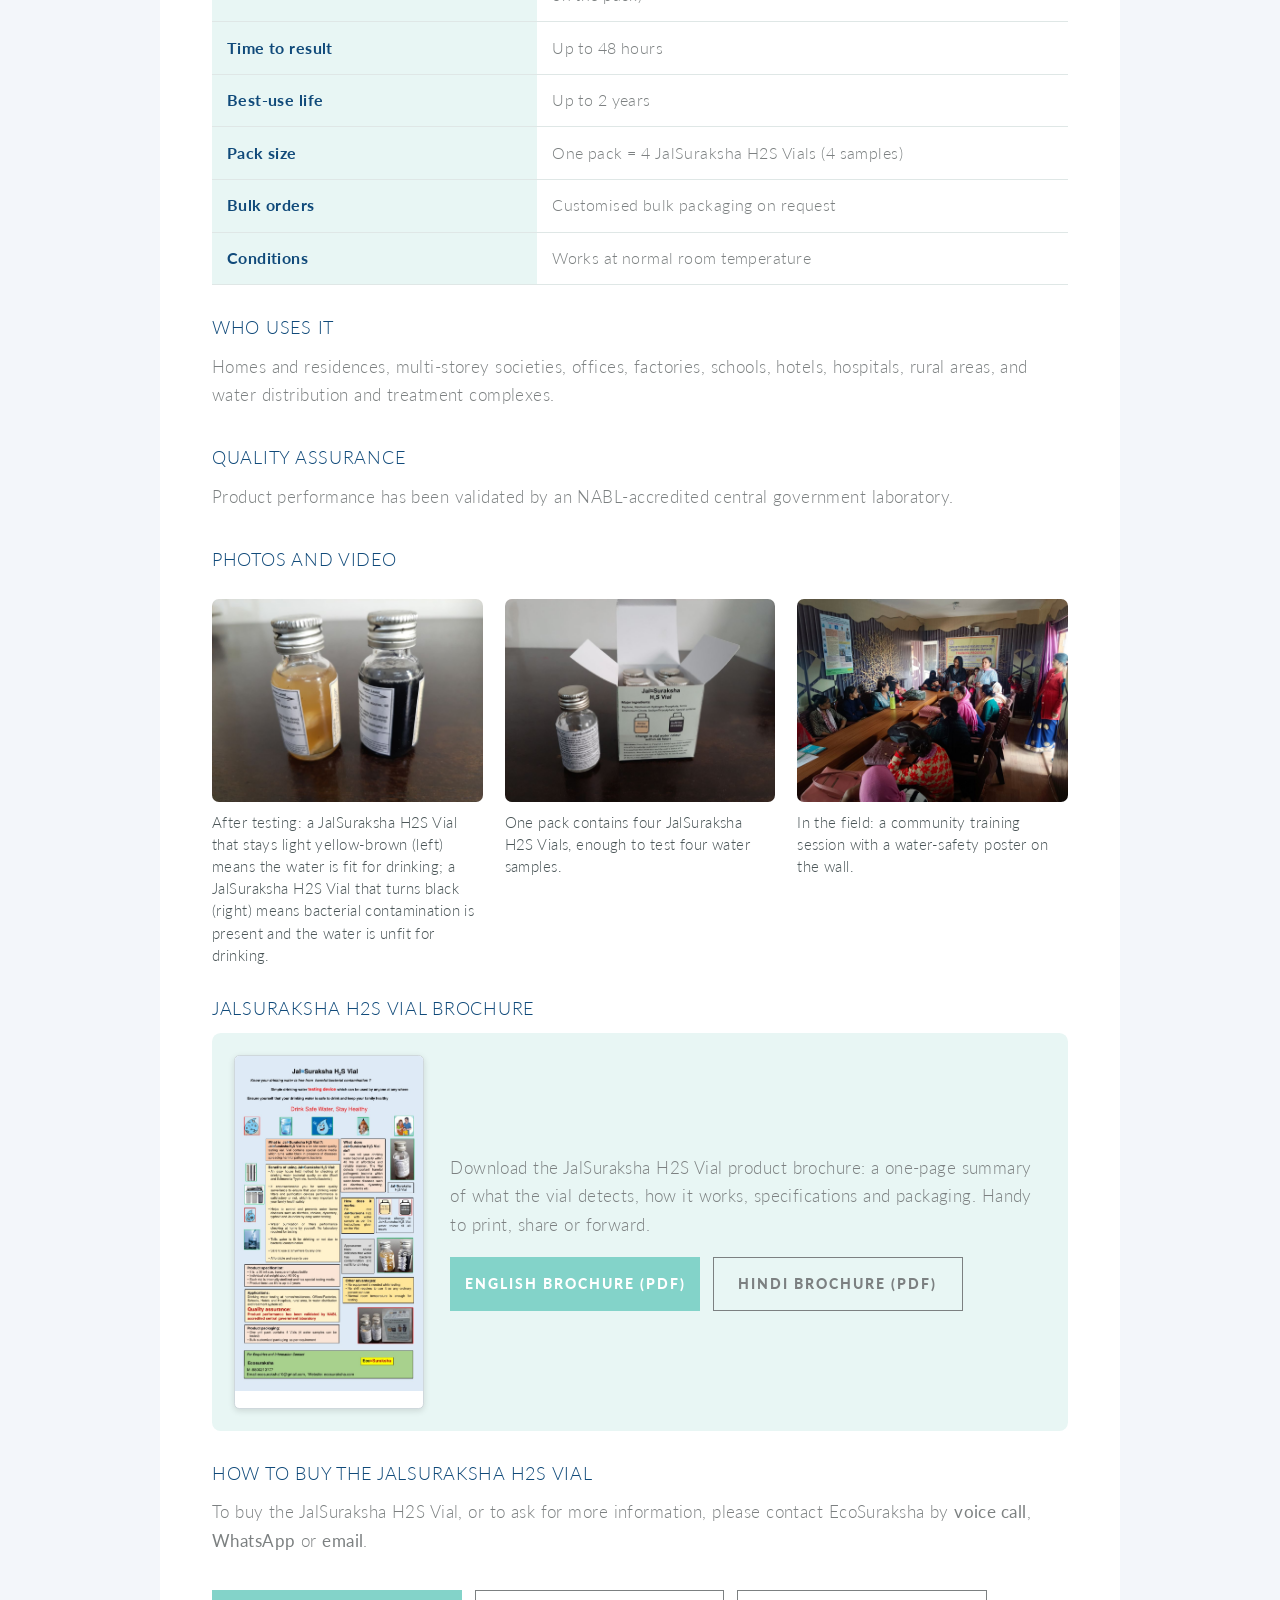
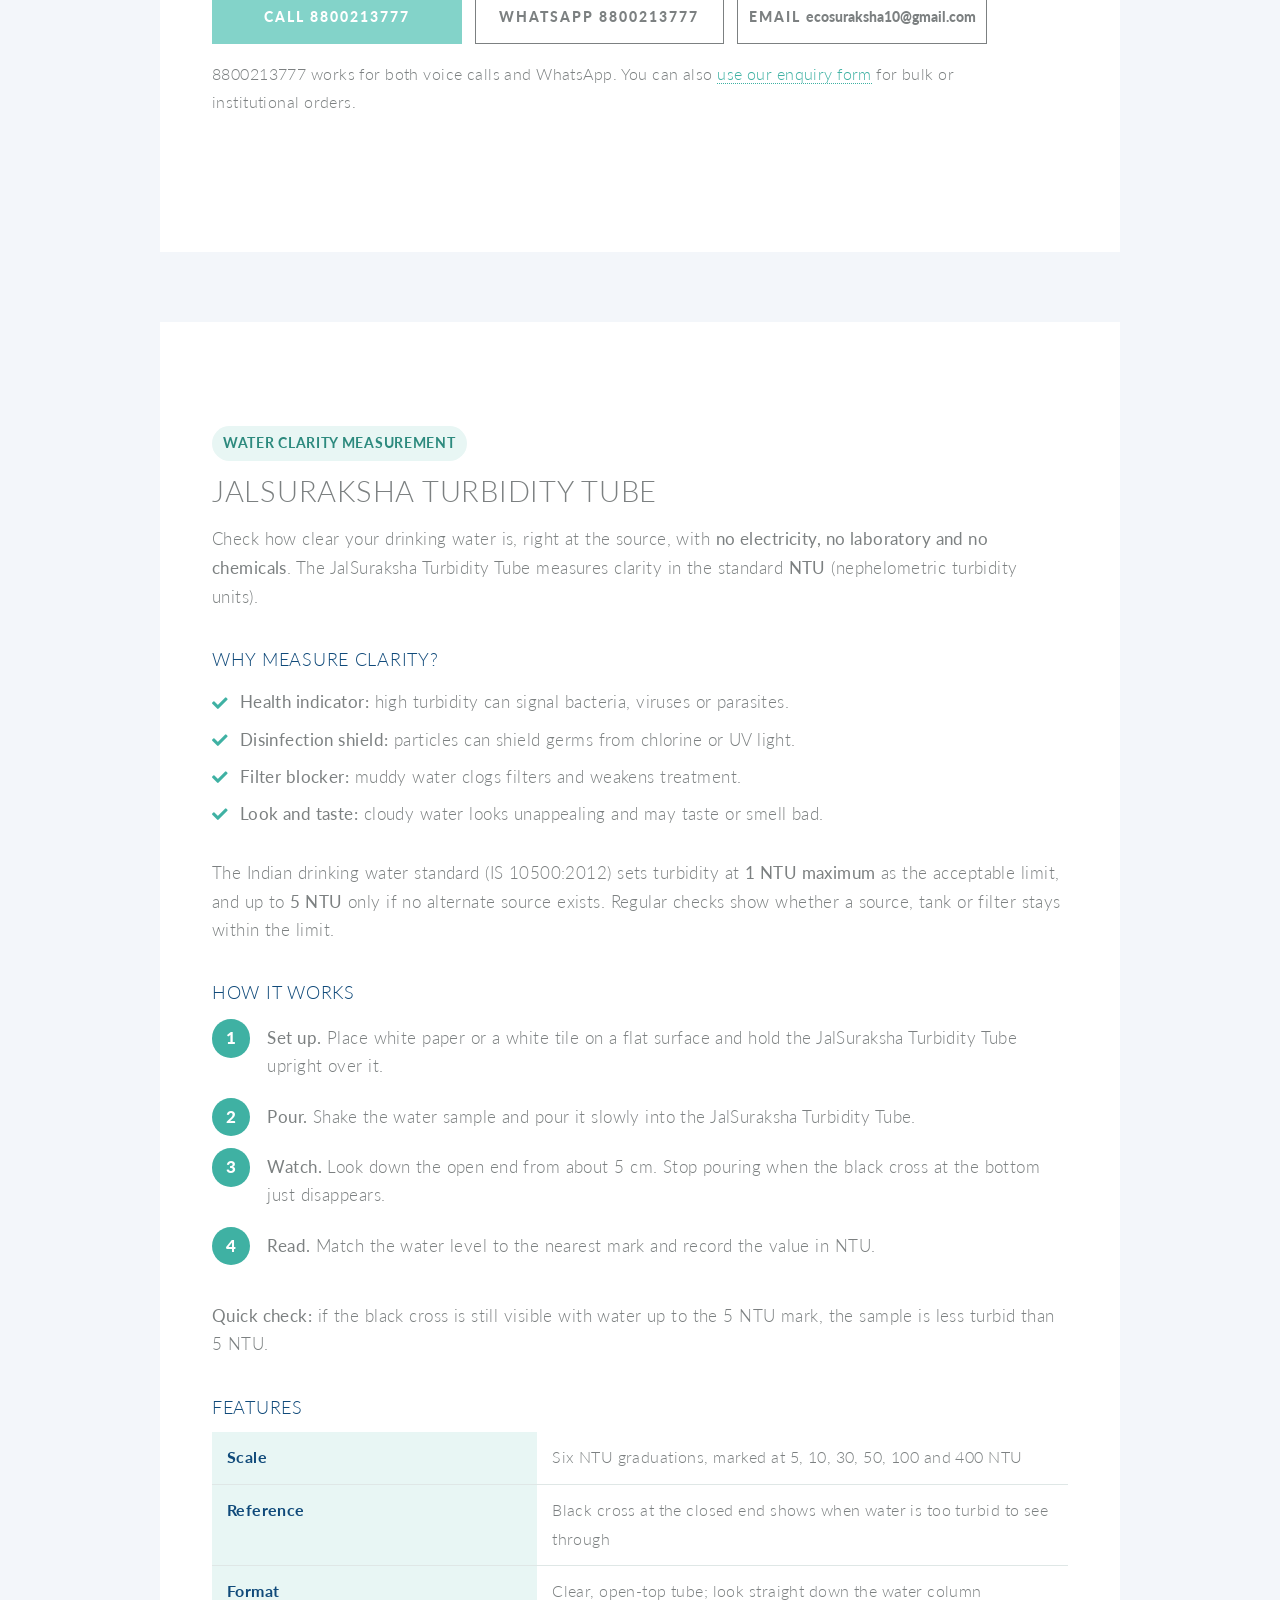
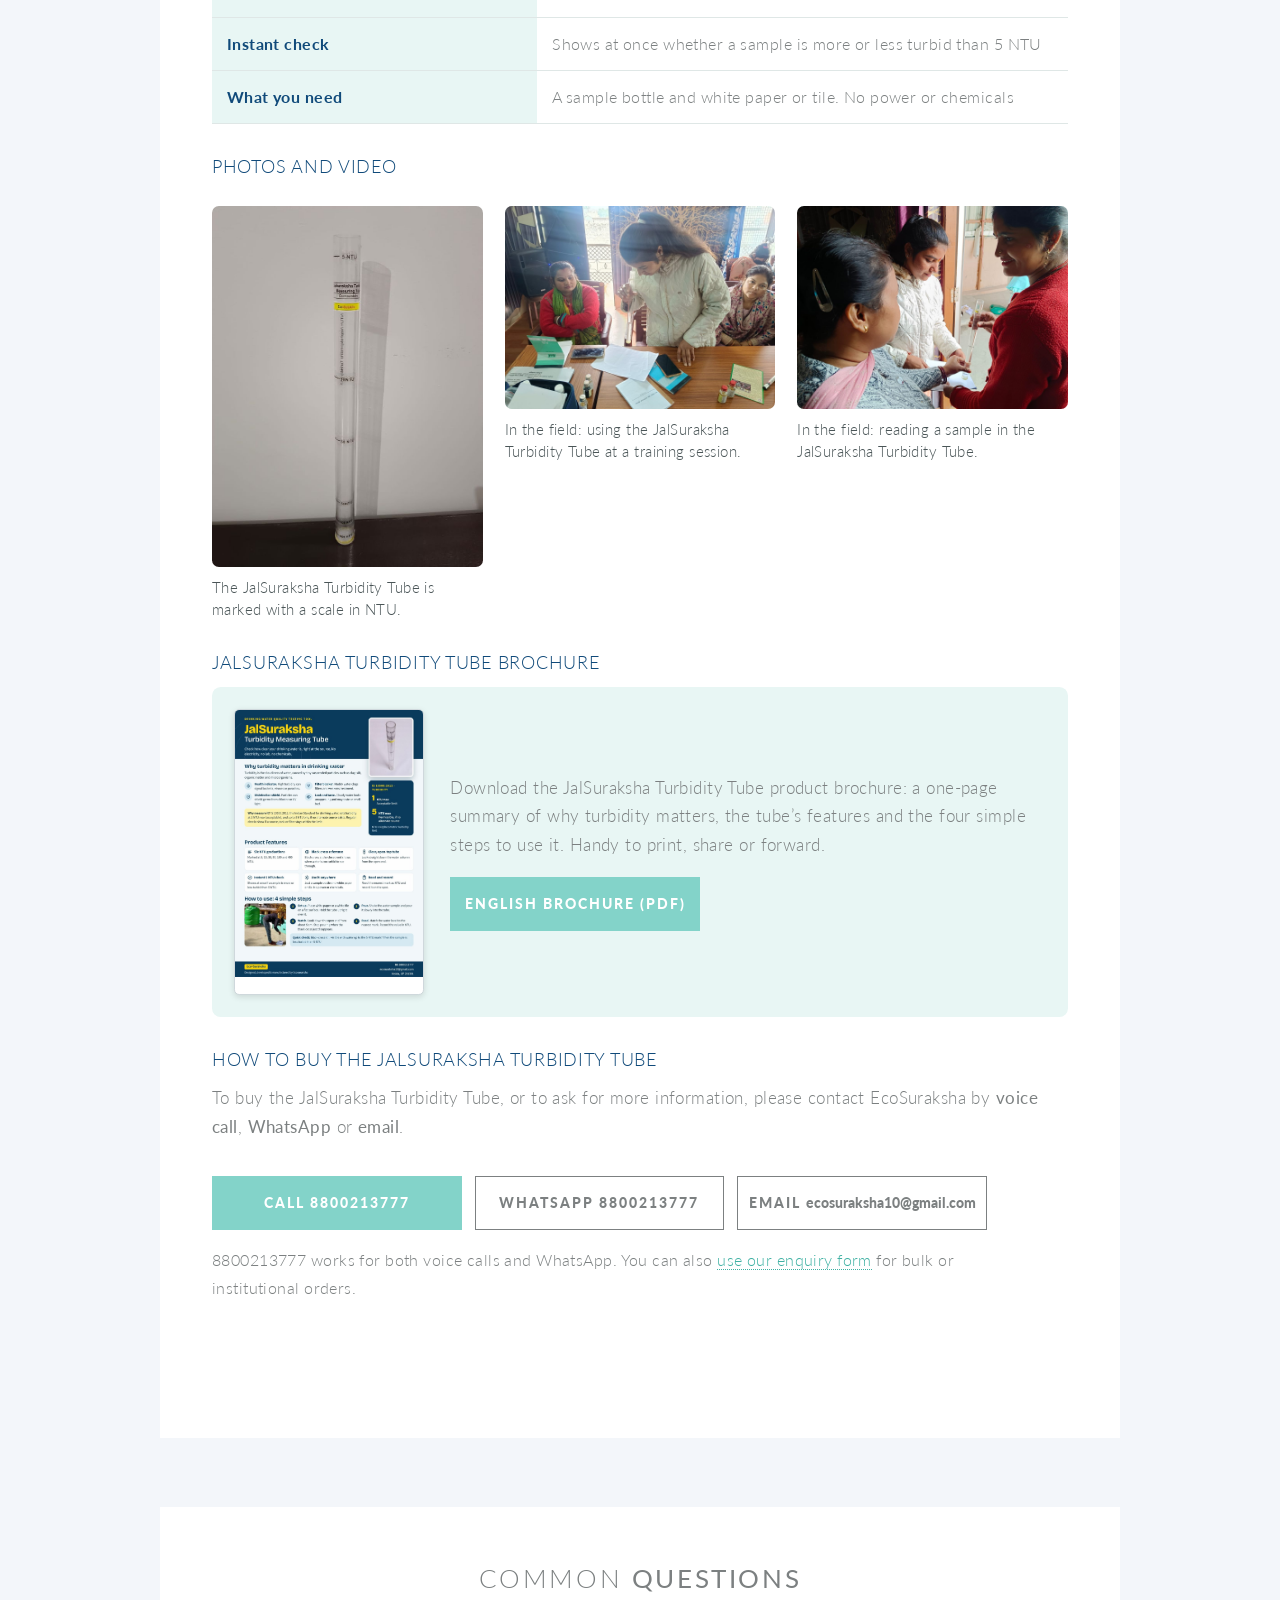
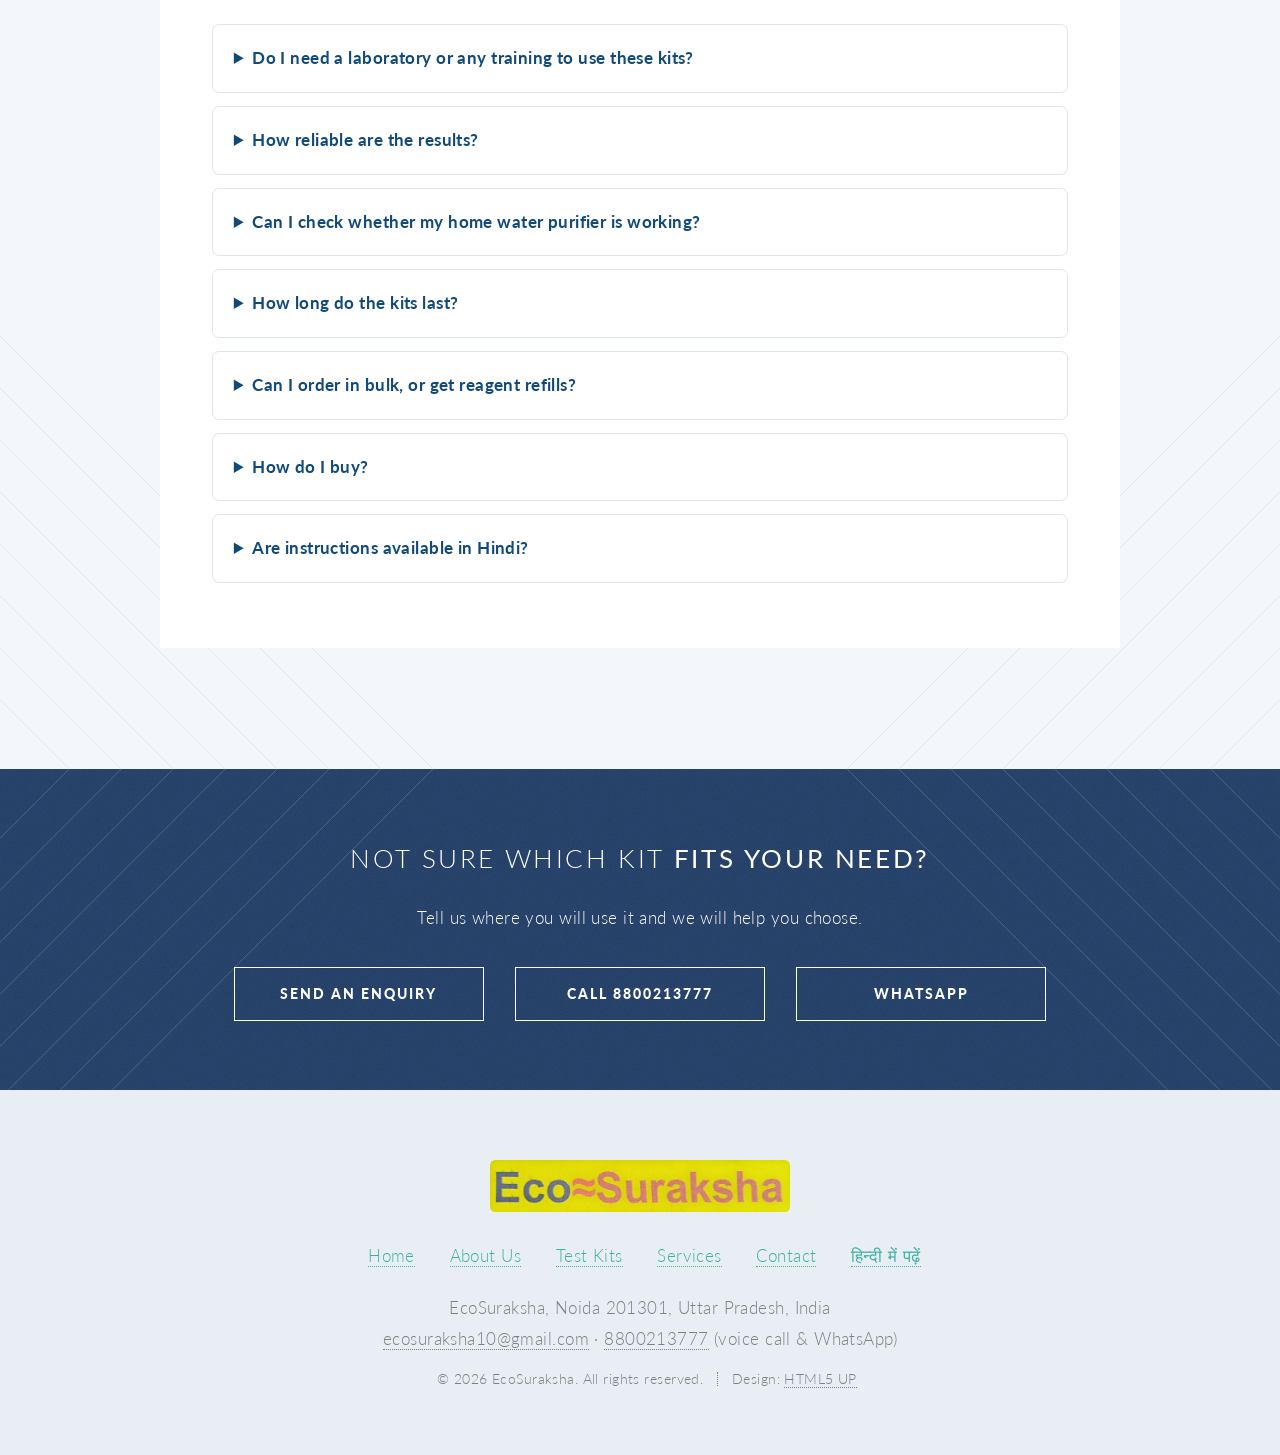
<file: products.html>
<!DOCTYPE HTML>
<html lang="en">
	<head>
		<title>Water Test Kits | JalSuraksha Chloroscope, JalSuraksha H2S Vial, JalSuraksha Turbidity Tube | EcoSuraksha</title>
		<meta charset="utf-8" />
		<meta name="viewport" content="width=device-width, initial-scale=1" />
		<meta name="description" content="Compare EcoSuraksha water test kits: JalSuraksha Chloroscope (chlorine), JalSuraksha H2S Vial (harmful bacteria) and JalSuraksha Turbidity Tube (water clarity). How each works, what is in the box, specifications and where to buy." />
		<meta property="og:title" content="Water Test Kits | EcoSuraksha" />
		<meta property="og:description" content="Chlorine, bacteria and turbidity test kits that anyone can use, with no laboratory needed." />
		<meta property="og:type" content="website" />
		<meta property="og:url" content="https://ecosuraksha.com/products.html" />
		<link rel="stylesheet" href="assets/css/main.css" />
		<link rel="stylesheet" href="assets/css/custom.css" />
		<noscript><link rel="stylesheet" href="assets/css/noscript.css" /></noscript>
		<link rel="canonical" href="https://ecosuraksha.com/products.html" />
		<link rel="alternate" hreflang="en" href="https://ecosuraksha.com/products.html" />
		<link rel="alternate" hreflang="hi" href="https://ecosuraksha.com/hi/products.html" />
		<link rel="alternate" hreflang="x-default" href="https://ecosuraksha.com/products.html" />
		<script type="application/ld+json">
		{
		  "@context": "https://schema.org",
		  "@graph": [
		    {
		      "@type": "Organization",
		      "@id": "https://ecosuraksha.com/#organization",
		      "name": "EcoSuraksha",
		      "alternateName": "इकोसुरक्षा",
		      "url": "https://ecosuraksha.com/",
		      "logo": "https://ecosuraksha.com/images/logo.png",
		      "image": "https://ecosuraksha.com/images/web/exhibition-demo.jpg",
		      "description": "Noida-based social enterprise making simple, affordable water testing kits and offering environment and health services across India.",
		      "email": "ecosuraksha10@gmail.com",
		      "telephone": "+91-8800213777",
		      "address": {
		        "@type": "PostalAddress",
		        "addressLocality": "Noida",
		        "addressRegion": "Uttar Pradesh",
		        "postalCode": "201301",
		        "addressCountry": "IN"
		      },
		      "areaServed": {
		        "@type": "Country",
		        "name": "India"
		      },
		      "contactPoint": {
		        "@type": "ContactPoint",
		        "telephone": "+91-8800213777",
		        "email": "ecosuraksha10@gmail.com",
		        "contactType": "sales",
		        "areaServed": "IN",
		        "availableLanguage": [
		          "English",
		          "Hindi"
		        ]
		      }
		    },
		    {
		      "@type": "CollectionPage",
		      "@id": "https://ecosuraksha.com/products.html#webpage",
		      "url": "https://ecosuraksha.com/products.html",
		      "name": "Water Test Kits | JalSuraksha Chloroscope, JalSuraksha H2S Vial, JalSuraksha Turbidity Tube | EcoSuraksha",
		      "inLanguage": "en",
		      "isPartOf": {
		        "@id": "https://ecosuraksha.com/#website"
		      },
		      "about": {
		        "@id": "https://ecosuraksha.com/#organization"
		      }
		    },
		    {
		      "@type": "Product",
		      "@id": "https://ecosuraksha.com/products.html#chloroscope",
		      "name": "JalSuraksha Chloroscope",
		      "description": "Colour-comparison test kit for free residual chlorine in drinking water and swimming-pool water. Range 0 to 5.0 mg/L, result in under a minute, 100 to 150 tests per kit.",
		      "image": "https://ecosuraksha.com/images/web/chloroscope-kit-open.jpg",
		      "category": "Water test kit",
		      "brand": {
		        "@type": "Brand",
		        "name": "JalSuraksha"
		      },
		      "manufacturer": {
		        "@id": "https://ecosuraksha.com/#organization"
		      },
		      "url": "https://ecosuraksha.com/products.html#chloroscope"
		    },
		    {
		      "@type": "Product",
		      "@id": "https://ecosuraksha.com/products.html#h2s-vial",
		      "name": "JalSuraksha H2S Vial",
		      "description": "Sealed glass vial with a culture medium that turns water black within 48 hours if harmful bacteria are present. No equipment or laboratory needed. Pack of 4 vials.",
		      "image": "https://ecosuraksha.com/images/web/h2s-vial-pack.jpg",
		      "category": "Water test kit",
		      "brand": {
		        "@type": "Brand",
		        "name": "JalSuraksha"
		      },
		      "manufacturer": {
		        "@id": "https://ecosuraksha.com/#organization"
		      },
		      "url": "https://ecosuraksha.com/products.html#h2s-vial"
		    },
		    {
		      "@type": "Product",
		      "@id": "https://ecosuraksha.com/products.html#turbidity-tube",
		      "name": "JalSuraksha Turbidity Tube",
		      "description": "Low-cost tube that measures water clarity in NTU, with graduations at 5, 10, 30, 50, 100 and 400 NTU. No power or chemicals needed.",
		      "image": "https://ecosuraksha.com/images/web/turbidity-tube.jpg",
		      "category": "Water test kit",
		      "brand": {
		        "@type": "Brand",
		        "name": "JalSuraksha"
		      },
		      "manufacturer": {
		        "@id": "https://ecosuraksha.com/#organization"
		      },
		      "url": "https://ecosuraksha.com/products.html#turbidity-tube"
		    },
		    {
		      "@type": "FAQPage",
		      "mainEntity": [
		        {
		          "@type": "Question",
		          "name": "Do I need a laboratory or any training to use these kits?",
		          "acceptedAnswer": {
		            "@type": "Answer",
		            "text": "No. The kits need no equipment and no scientific background. Each comes with simple instructions, and tests work at normal room temperature."
		          }
		        },
		        {
		          "@type": "Question",
		          "name": "How reliable are the results?",
		          "acceptedAnswer": {
		            "@type": "Answer",
		            "text": "The performance of our kits has been validated by an NABL-accredited laboratory. The JalSuraksha Chloroscope gives a semi-quantitative result by colour comparison, and the JalSuraksha H2S Vial indicates whether harmful bacteria are present. They are on-the-spot screening tools; for legal or regulatory reporting, please confirm with an accredited laboratory."
		          }
		        },
		        {
		          "@type": "Question",
		          "name": "Can I check whether my home water purifier is working?",
		          "acceptedAnswer": {
		            "@type": "Answer",
		            "text": "Yes. Testing your purified water with the JalSuraksha H2S Vial from time to time tells you whether the filter is still protecting your family from bacterial contamination."
		          }
		        },
		        {
		          "@type": "Question",
		          "name": "How long do the kits last?",
		          "acceptedAnswer": {
		            "@type": "Answer",
		            "text": "The JalSuraksha Chloroscope reagent has a shelf life of at least one year, and one kit is enough for 100–150 tests. The JalSuraksha H2S Vial has a best-use life of up to two years."
		          }
		        },
		        {
		          "@type": "Question",
		          "name": "Can I order in bulk, or get reagent refills?",
		          "acceptedAnswer": {
		            "@type": "Answer",
		            "text": "Yes. JalSuraksha Chloroscope reagent refills are available on request, and JalSuraksha H2S Vials can be supplied in customised bulk packaging. Send us an enquiry or call or WhatsApp 8800213777, or email ecosuraksha10@gmail.com."
		          }
		        },
		        {
		          "@type": "Question",
		          "name": "How do I buy?",
		          "acceptedAnswer": {
		            "@type": "Answer",
		            "text": "Please contact EcoSuraksha by voice call or WhatsApp on 8800213777, or email ecosuraksha10@gmail.com. We will guide you on price, availability and delivery for single kits as well as institutional, school, NGO or government orders."
		          }
		        },
		        {
		          "@type": "Question",
		          "name": "Are instructions available in Hindi?",
		          "acceptedAnswer": {
		            "@type": "Answer",
		            "text": "Yes. Hindi brochures for the JalSuraksha Chloroscope and JalSuraksha H2S Vial are linked in each product section above. The JalSuraksha Turbidity Tube brochure is currently available in English."
		          }
		        }
		      ]
		    }
		  ]
		}
		</script>
	</head>
	<body class="no-sidebar is-preload">
		<div id="page-wrapper">

			<!-- Language toggle -->
			<nav class="es-lang-toggle" aria-label="Language / भाषा">
				<a href="products.html" class="active" lang="en" aria-current="true">EN</a>
				<a href="hi/products.html" lang="hi" hreflang="hi" title="हिन्दी में देखें">हिन्दी</a>
			</nav>
			<a class="es-mobile-logo" href="index.html"><img src="images/logo.png" alt="EcoSuraksha" /></a>

			<!-- Header -->
				<header id="header">
					<h1 id="logo"><a href="index.html"><img class="es-logo" src="images/logo.png" alt="EcoSuraksha" /></a></h1>
					<nav id="nav">
						<ul>
							<li><a href="index.html">Home</a></li>
							<li><a href="about.html">About Us</a></li>
							<li class="current"><a href="products.html">Test Kits</a></li>
							<li><a href="services.html">Services</a></li>
							<li><a href="contact.html">Contact</a></li>
							<li><a href="contact.html" class="button primary">Get in Touch</a></li>
						</ul>
					</nav>
				</header>

			<!-- Main -->
				<article id="main">

					<header class="special container">
						<span class="icon solid fa-vial"></span>
						<h2>Water <strong>Test Kits</strong></h2>
						<p>Three practical tools to check chlorine, harmful bacteria and clarity in drinking water &mdash; designed so that anyone can use them, anywhere.</p>
					</header>

					<!-- Which kit? -->
						<section class="wrapper style4 container special">
							<header class="es-section-title">
								<h2>Which kit <strong>do I need?</strong></h2>
							</header>
							<div class="es-table-wrap">
								<table class="es-compare">
									<thead>
										<tr>
											<th></th>
											<th>JalSuraksha Chloroscope</th>
											<th>JalSuraksha H2S Vial</th>
											<th>JalSuraksha Turbidity Tube</th>
										</tr>
									</thead>
									<tbody>
										<tr>
											<th>Question it answers</th>
											<td>Is there enough disinfectant (chlorine) left in the water?</td>
											<td>Is the water free from harmful bacteria?</td>
											<td>How clear or cloudy is the water?</td>
										</tr>
										<tr>
											<th>What it measures</th>
											<td>Free residual chlorine, in mg/L</td>
											<td>Presence of harmful bacteria</td>
											<td>Turbidity, in NTU</td>
										</tr>
										<tr>
											<th>How you read it</th>
											<td>Match the colour against the printed chart</td>
											<td>Water turns black = harmful bacteria present</td>
											<td>Pour water in until the black cross at the bottom just disappears, then read the NTU mark</td>
										</tr>
										<tr>
											<th>Result time</th>
											<td>Under a minute</td>
											<td>Within 48 hours</td>
											<td>Immediate, on the spot</td>
										</tr>
										<tr>
											<th>Typical users</th>
											<td>Water treatment staff, swimming pools, health departments, labs</td>
											<td>Households, schools, hospitals, villages</td>
											<td>Anyone who needs to check water clarity</td>
										</tr>
									</tbody>
								</table>
							</div>
							<div class="es-note">
								<strong>Good to know:</strong> these kits give a fast, on-the-spot indication of water quality. If you need results for legal or regulatory reporting, please confirm them with an accredited laboratory.
							</div>
						</section>

					<!-- ============ CHLOROSCOPE ============ -->
						<section class="wrapper style4 container" id="chloroscope">
							<div class="es-detail">
								<div class="row gtr-150">
									<div class="col-12">
										<div class="es-text">
										<span class="es-kicker">Chlorine test kit</span>
										<h3>JalSuraksha Chloroscope</h3>
										<p>An easy on-site test for <strong>free residual chlorine</strong> in drinking water and swimming-pool water. It tells you whether the chlorine added to disinfect the water is still present in enough quantity to keep it safe.</p>

										<h4>Why test for chlorine?</h4>
										<ul class="es-ticks">
											<li>Chlorine left in the water shows that enough was added to inactivate the bacteria and some viruses that cause diarrhoea and other infections.</li>
											<li>It also shows the water stays protected from re-contamination while it is stored.</li>
											<li>The Indian drinking water standard (IS 10500:2012) calls for a minimum free residual chlorine of 0.2&ndash;0.5 mg/L at the user end.</li>
											<li>Helps water treatment staff work out the right chlorine dose for the water they treat.</li>
										</ul>

										<h4>How it works</h4>
										<ol class="es-steps">
											<li>Fill the plastic tube with your water sample, as shown on the instruction card.</li>
											<li>Add the reagent and wait about 15 seconds for the colour to develop.</li>
											<li>Place the tube in the colour comparator box and match its colour to the standard chart.</li>
											<li>Read the chlorine value in mg/L from the matching colour.</li>
										</ol>

										<h4>Specifications</h4>
										<table class="es-spec">
											<tr><th>Test range</th><td>0, 0.2, 0.5, 1.0, 3.0, 5.0 mg/L (ppm)</td></tr>
											<tr><th>Type of result</th><td>Semi-quantitative (colour comparison)</td></tr>
											<tr><th>Time per test</th><td>Less than one minute</td></tr>
											<tr><th>Tests per kit</th><td>100&ndash;150 water samples</td></tr>
											<tr><th>Weight and size</th><td>About 150 g; kit size 13.5 &times; 9.5 cm</td></tr>
											<tr><th>Reagent shelf life</th><td>Minimum one year</td></tr>
											<tr><th>Refills</th><td>Reagent refills available on request</td></tr>
											<tr><th>Conditions</th><td>Works at normal room temperature</td></tr>
										</table>

										<h4>What is in the box</h4>
										<ul class="es-ticks">
											<li>One colour comparator box with the standard colour chart</li>
											<li>One JalSuraksha Chloroscope reagent bottle</li>
											<li>One plastic tube</li>
											<li>One instruction card</li>
											<li>One main plastic carry box</li>
										</ul>

										<h4>Who uses it</h4>
										<p>Public health departments, water testing laboratories, swimming pools, hotels, clubs and industrial labs, as well as sanitation staff and individuals who disinfect drinking water with chlorine.</p>

										<h4>Quality assurance</h4>
										<p>Product performance has been validated by an NABL-accredited laboratory.</p>
										<h4>Photos and video</h4>
										<div class="es-gallery es-photos">
										<figure>
											<img src="images/web/chloroscope-kit-open.jpg" alt="JalSuraksha Chloroscope kit opened, showing the reagent bottle and the colour chart from 0.0 to 5.0 mg/L" loading="lazy" />
											<figcaption>The kit with its reagent bottle and colour chart (0.0 to 5.0 mg/L).</figcaption>
										</figure>
											<figure class="es-video portrait">
												<video controls preload="none" playsinline poster="images/web/video-chloroscope-poster.jpg"><source src="videos/chloroscope-colour-card.mp4" type="video/mp4" />Your browser cannot play this video.</video>
												<figcaption>Video: the JalSuraksha Chloroscope colour chart, with its colour steps from 0.0 to 5.0 mg/L.</figcaption>
											</figure>
										</div>

										<h4 id="brochure-chloroscope">JalSuraksha Chloroscope brochure</h4>
										<div class="es-brochure-card">
											<a class="es-brochure-thumb" href="images/JalsurakshaChloroscope%20Broch_Eng.pdf" target="_blank" rel="noopener"><img src="images/web/brochure-chloroscope.jpg" alt="First page of the JalSuraksha Chloroscope product brochure" loading="lazy" /></a>
											<div>
												<p>Download the JalSuraksha Chloroscope product brochure: a one-page summary of what the kit measures, how to use it, specifications and packaging. Handy to print, share or forward.</p>
												<ul class="es-btn-row">
													<li><a href="images/JalsurakshaChloroscope%20Broch_Eng.pdf" class="button primary" target="_blank" rel="noopener">English brochure (PDF)</a></li>
													<li><a href="images/JalsurakshaChloroscope%20Broch_Hindi.pdf" class="button" target="_blank" rel="noopener">Hindi brochure (PDF)</a></li>
												</ul>
											</div>
										</div>

										<h4 id="buy-chloroscope">How to buy the JalSuraksha Chloroscope</h4>
										<p>To buy the JalSuraksha Chloroscope, or to ask for more information, please contact EcoSuraksha by <strong>voice call</strong>, <strong>WhatsApp</strong> or <strong>email</strong>.</p>
										<ul class="es-btn-row">
											<li><a href="tel:+918800213777" class="button primary">Call 8800213777</a></li>
											<li><a href="https://wa.me/918800213777" class="button" target="_blank" rel="noopener">WhatsApp 8800213777</a></li>
											<li><a href="mailto:ecosuraksha10@gmail.com?subject=Enquiry%20about%20JalSuraksha%20Chloroscope" class="button">Email <span class="es-lc">ecosuraksha10@gmail.com</span></a></li>
										</ul>
										<p class="es-hint">8800213777 works for both voice calls and WhatsApp. You can also <a href="contact.html?topic=chloroscope#enquiry">use our enquiry form</a> for bulk or institutional orders.</p>
										</div>
									</div>
								</div>
							</div>
						</section>

					<!-- ============ H2S VIAL ============ -->
						<section class="wrapper style4 container" id="h2s-vial">
							<div class="es-detail">
								<div class="row gtr-150">
									<div class="col-12">
										<div class="es-text">
										<span class="es-kicker">Bacterial contamination test</span>
										<h3>JalSuraksha H2S Vial</h3>
										<p>The JalSuraksha H2S Vial is a sealed glass vial containing a special culture medium. If disease-causing bacteria are present in your water, the water inside the JalSuraksha H2S Vial <strong>turns black</strong> within 48 hours. No equipment, no laboratory, no skills needed.</p>

										<h4>What it tells you</h4>
										<ul class="es-ticks">
											<li>Whether your drinking water is fit to drink or affected by bacterial contamination.</li>
											<li>It detects harmful bacteria linked with common water-borne illnesses such as diarrhoea, dysentery, gastroenteritis, typhoid and jaundice (for example <em>E. coli</em> and <em>Salmonella</em> Typhi).</li>
											<li>Lets you check at home whether your water filter or purifier is really doing its job.</li>
										</ul>

										<h4>How it works</h4>
										<ol class="es-steps">
											<li>Fill the JalSuraksha H2S Vial with your water sample, following the instructions printed on the JalSuraksha H2S Vial label.</li>
											<li>Keep it at normal room temperature and watch the water colour for up to 48 hours.</li>
											<li><strong>Water turns black:</strong> harmful bacteria are present &mdash; the water is not fit for drinking.</li>
											<li><strong>Water stays light-coloured:</strong> no bacterial contamination detected &mdash; the water is fit for drinking.</li>
										</ol>

										<h4>JalSuraksha H2S Vial application video</h4>
										<!-- VIDEO PLACEHOLDER: to add the demo video later, delete the <div class="es-video-placeholder"> block below and paste:
										<video controls preload="none" playsinline poster="images/web/h2s-vial-video-poster.jpg"><source src="videos/jalsuraksha-h2s-vial-application.mp4" type="video/mp4" />Your browser cannot play this video.</video>
										(keep it inside the same <figure class="es-video"> and keep the figcaption) -->
										<figure class="es-video es-video-slot" id="h2s-application-video">
											<div class="es-video-placeholder" role="img" aria-label="Placeholder: JalSuraksha H2S Vial application video coming soon">
												<span class="icon solid fa-play-circle"></span>
												<strong>Application video coming soon</strong>
												<span>A short demonstration of how to use the JalSuraksha H2S Vial will be added here.</span>
											</div>
											<figcaption>Video: how to use the JalSuraksha H2S Vial (to be added).</figcaption>
										</figure>

										<h4>Specifications</h4>
										<table class="es-spec">
											<tr><th>JalSuraksha H2S Vial</th><td>30 ml transparent glass bottle, about 40&ndash;50 g</td></tr>
											<tr><th>Inside</th><td>Each JalSuraksha H2S Vial is sterilised and holds a special testing medium (peptone, dipotassium hydrogen phosphate, ferric ammonium citrate, sodium thiosulphate, special cysteine, as printed on the pack)</td></tr>
											<tr><th>Time to result</th><td>Up to 48 hours</td></tr>
											<tr><th>Best-use life</th><td>Up to 2 years</td></tr>
											<tr><th>Pack size</th><td>One pack = 4 JalSuraksha H2S Vials (4 samples)</td></tr>
											<tr><th>Bulk orders</th><td>Customised bulk packaging on request</td></tr>
											<tr><th>Conditions</th><td>Works at normal room temperature</td></tr>
										</table>

										<h4>Who uses it</h4>
										<p>Homes and residences, multi-storey societies, offices, factories, schools, hotels, hospitals, rural areas, and water distribution and treatment complexes.</p>

										<h4>Quality assurance</h4>
										<p>Product performance has been validated by an NABL-accredited central government laboratory.</p>
										<h4>Photos and video</h4>
										<div class="es-gallery es-photos">
										<figure>
											<img src="images/web/h2s-vial-result-safe-vs-unsafe.jpg" alt="Two JalSuraksha H2S Vials after testing: one light yellow-brown (left), one turned black (right)" loading="lazy" />
											<figcaption>After testing: a JalSuraksha H2S Vial that stays light yellow-brown (left) means the water is fit for drinking; a JalSuraksha H2S Vial that turns black (right) means bacterial contamination is present and the water is unfit for drinking.</figcaption>
										</figure>
										<figure>
											<img src="images/web/h2s-vial-pack.jpg" alt="JalSuraksha H2S Vial pack and an individual JalSuraksha H2S Vial" loading="lazy" />
											<figcaption>One pack contains four JalSuraksha H2S Vials, enough to test four water samples.</figcaption>
										</figure>
											<figure>
												<img src="images/web/training-classroom.jpg" alt="Women and children at a community training session with a water-safety poster on the wall" loading="lazy" />
												<figcaption>In the field: a community training session with a water-safety poster on the wall.</figcaption>
											</figure>
										</div>

										<h4 id="brochure-h2s-vial">JalSuraksha H2S Vial brochure</h4>
										<div class="es-brochure-card">
											<a class="es-brochure-thumb" href="images/JalsurakshaH2S%20VialsBroch_Eng.pdf" target="_blank" rel="noopener"><img src="images/web/brochure-h2s-vial.jpg" alt="First page of the JalSuraksha H2S Vial product brochure" loading="lazy" /></a>
											<div>
												<p>Download the JalSuraksha H2S Vial product brochure: a one-page summary of what the vial detects, how it works, specifications and packaging. Handy to print, share or forward.</p>
												<ul class="es-btn-row">
													<li><a href="images/JalsurakshaH2S%20VialsBroch_Eng.pdf" class="button primary" target="_blank" rel="noopener">English brochure (PDF)</a></li>
													<li><a href="images/JalsurakshaH2S%20VialBroch_Hindi.pdf" class="button" target="_blank" rel="noopener">Hindi brochure (PDF)</a></li>
												</ul>
											</div>
										</div>

										<h4 id="buy-h2s">How to buy the JalSuraksha H2S Vial</h4>
										<p>To buy the JalSuraksha H2S Vial, or to ask for more information, please contact EcoSuraksha by <strong>voice call</strong>, <strong>WhatsApp</strong> or <strong>email</strong>.</p>
										<ul class="es-btn-row">
											<li><a href="tel:+918800213777" class="button primary">Call 8800213777</a></li>
											<li><a href="https://wa.me/918800213777" class="button" target="_blank" rel="noopener">WhatsApp 8800213777</a></li>
											<li><a href="mailto:ecosuraksha10@gmail.com?subject=Enquiry%20about%20JalSuraksha%20H2S%20Vial" class="button">Email <span class="es-lc">ecosuraksha10@gmail.com</span></a></li>
										</ul>
										<p class="es-hint">8800213777 works for both voice calls and WhatsApp. You can also <a href="contact.html?topic=h2s#enquiry">use our enquiry form</a> for bulk or institutional orders.</p>
										</div>
									</div>
								</div>
							</div>
						</section>

					<!-- ============ TURBIDITY TUBE ============ -->
							<section class="wrapper style4 container" id="turbidity-tube">
								<div class="es-detail">
									<div class="row gtr-150">
										<div class="col-12">
										<div class="es-text">
											<span class="es-kicker">Water clarity measurement</span>
											<h3>JalSuraksha Turbidity Tube</h3>
											<p>Check how clear your drinking water is, right at the source, with <strong>no electricity, no laboratory and no chemicals</strong>. The JalSuraksha Turbidity Tube measures clarity in the standard <strong>NTU</strong> (nephelometric turbidity units).</p>

											<h4>Why measure clarity?</h4>
											<ul class="es-ticks">
												<li><strong>Health indicator:</strong> high turbidity can signal bacteria, viruses or parasites.</li>
												<li><strong>Disinfection shield:</strong> particles can shield germs from chlorine or UV light.</li>
												<li><strong>Filter blocker:</strong> muddy water clogs filters and weakens treatment.</li>
												<li><strong>Look and taste:</strong> cloudy water looks unappealing and may taste or smell bad.</li>
											</ul>
											<p>The Indian drinking water standard (IS 10500:2012) sets turbidity at <strong>1 NTU maximum</strong> as the acceptable limit, and up to <strong>5 NTU</strong> only if no alternate source exists. Regular checks show whether a source, tank or filter stays within the limit.</p>

											<h4>How it works</h4>
											<ol class="es-steps">
												<li><strong>Set up.</strong> Place white paper or a white tile on a flat surface and hold the JalSuraksha Turbidity Tube upright over it.</li>
												<li><strong>Pour.</strong> Shake the water sample and pour it slowly into the JalSuraksha Turbidity Tube.</li>
												<li><strong>Watch.</strong> Look down the open end from about 5 cm. Stop pouring when the black cross at the bottom just disappears.</li>
												<li><strong>Read.</strong> Match the water level to the nearest mark and record the value in NTU.</li>
											</ol>
											<p><strong>Quick check:</strong> if the black cross is still visible with water up to the 5 NTU mark, the sample is less turbid than 5 NTU.</p>

											<h4>Features</h4>
											<table class="es-spec">
												<tr><th>Scale</th><td>Six NTU graduations, marked at 5, 10, 30, 50, 100 and 400 NTU</td></tr>
												<tr><th>Reference</th><td>Black cross at the closed end shows when water is too turbid to see through</td></tr>
												<tr><th>Format</th><td>Clear, open-top tube; look straight down the water column</td></tr>
												<tr><th>Instant check</th><td>Shows at once whether a sample is more or less turbid than 5 NTU</td></tr>
												<tr><th>What you need</th><td>A sample bottle and white paper or tile. No power or chemicals</td></tr>
											</table>
										<h4>Photos and video</h4>
										<div class="es-gallery es-photos">
											<figure>
												<img src="images/web/turbidity-tube.jpg" alt="JalSuraksha Turbidity Tube with NTU markings along its length" loading="lazy" />
												<figcaption>The JalSuraksha Turbidity Tube is marked with a scale in NTU.</figcaption>
											</figure>
											<figure>
												<img src="images/web/training-turbidity-tube.jpg" alt="A participant holding a JalSuraksha Turbidity Tube at a training session" loading="lazy" />
												<figcaption>In the field: using the JalSuraksha Turbidity Tube at a training session.</figcaption>
											</figure>
											<figure>
												<img src="images/web/training-turbidity-closeup.jpg" alt="Participants looking at a water sample in a JalSuraksha Turbidity Tube" loading="lazy" />
												<figcaption>In the field: reading a sample in the JalSuraksha Turbidity Tube.</figcaption>
											</figure>
											</div>

										<h4 id="brochure-turbidity-tube">JalSuraksha Turbidity Tube brochure</h4>
										<div class="es-brochure-card">
											<a class="es-brochure-thumb" href="images/JalSuraksha_Turbidity_Tube_Brochure.pdf" target="_blank" rel="noopener"><img src="images/web/brochure-turbidity-tube.jpg" alt="First page of the JalSuraksha Turbidity Tube product brochure" loading="lazy" /></a>
											<div>
												<p>Download the JalSuraksha Turbidity Tube product brochure: a one-page summary of why turbidity matters, the tube’s features and the four simple steps to use it. Handy to print, share or forward.</p>
												<ul class="es-btn-row">
													<li><a href="images/JalSuraksha_Turbidity_Tube_Brochure.pdf" class="button primary" target="_blank" rel="noopener">English brochure (PDF)</a></li>
												</ul>
											</div>
										</div>

										<h4 id="buy-turbidity">How to buy the JalSuraksha Turbidity Tube</h4>
										<p>To buy the JalSuraksha Turbidity Tube, or to ask for more information, please contact EcoSuraksha by <strong>voice call</strong>, <strong>WhatsApp</strong> or <strong>email</strong>.</p>
										<ul class="es-btn-row">
											<li><a href="tel:+918800213777" class="button primary">Call 8800213777</a></li>
											<li><a href="https://wa.me/918800213777" class="button" target="_blank" rel="noopener">WhatsApp 8800213777</a></li>
											<li><a href="mailto:ecosuraksha10@gmail.com?subject=Enquiry%20about%20JalSuraksha%20Turbidity%20Tube" class="button">Email <span class="es-lc">ecosuraksha10@gmail.com</span></a></li>
										</ul>
										<p class="es-hint">8800213777 works for both voice calls and WhatsApp. You can also <a href="contact.html?topic=turbidity#enquiry">use our enquiry form</a> for bulk or institutional orders.</p>
										</div>
										</div>
									</div>
								</div>
							</section>

						
<!-- FAQ -->
						<section class="wrapper style4 container es-faq">
							<header class="es-section-title">
								<h2>Common <strong>questions</strong></h2>
							</header>

							<details>
								<summary>Do I need a laboratory or any training to use these kits?</summary>
								<p>No. The kits need no equipment and no scientific background. Each comes with simple instructions, and tests work at normal room temperature.</p>
							</details>
							<details>
								<summary>How reliable are the results?</summary>
								<p>The performance of our kits has been validated by an NABL-accredited laboratory. The JalSuraksha Chloroscope gives a semi-quantitative result by colour comparison, and the JalSuraksha H2S Vial indicates whether harmful bacteria are present. They are on-the-spot screening tools; for legal or regulatory reporting, please confirm with an accredited laboratory.</p>
							</details>
							<details>
								<summary>Can I check whether my home water purifier is working?</summary>
								<p>Yes. Testing your purified water with the JalSuraksha H2S Vial from time to time tells you whether the filter is still protecting your family from bacterial contamination.</p>
							</details>
							<details>
								<summary>How long do the kits last?</summary>
								<p>The JalSuraksha Chloroscope reagent has a shelf life of at least one year, and one kit is enough for 100&ndash;150 tests. The JalSuraksha H2S Vial has a best-use life of up to two years.</p>
							</details>
							<details>
								<summary>Can I order in bulk, or get reagent refills?</summary>
								<p>Yes. JalSuraksha Chloroscope reagent refills are available on request, and JalSuraksha H2S Vials can be supplied in customised bulk packaging. <a href="contact.html#enquiry">Send us an enquiry</a> or call or WhatsApp 8800213777, or email ecosuraksha10@gmail.com.</p>
							</details>
							<details>
								<summary>How do I buy?</summary>
								<p>Please contact EcoSuraksha by voice call or WhatsApp on 8800213777, or email ecosuraksha10@gmail.com. We will guide you on price, availability and delivery for single kits as well as institutional, school, NGO or government orders.</p>
							</details>
							<details>
								<summary>Are instructions available in Hindi?</summary>
								<p>Yes. Hindi brochures for the JalSuraksha Chloroscope and JalSuraksha H2S Vial are linked in each product section above. The JalSuraksha Turbidity Tube brochure is currently available in English.</p>
							</details>
						</section>

				</article>

			<!-- CTA -->
				<section id="cta">
					<header>
						<h2>Not sure which kit <strong>fits your need?</strong></h2>
						<p>Tell us where you will use it and we will help you choose.</p>
					</header>
					<footer>
						<ul class="buttons">
							<li><a href="contact.html#enquiry" class="button">Send an Enquiry</a></li>
							<li><a href="tel:+918800213777" class="button">Call 8800213777</a></li>
							<li><a href="https://wa.me/918800213777" class="button" target="_blank" rel="noopener">WhatsApp</a></li>
						</ul>
					</footer>
				</section>

			<!-- Footer -->
				<footer id="footer">
						<a class="es-footer-logo" href="index.html"><img src="images/logo.png" alt="EcoSuraksha" /></a>
					<ul class="es-footer-links">
						<li><a href="index.html">Home</a></li>
							<li><a href="about.html">About Us</a></li>
						<li><a href="products.html">Test Kits</a></li>
						<li><a href="services.html">Services</a></li>
						<li><a href="contact.html">Contact</a></li>
						<li><a href="hi/products.html" lang="hi" hreflang="hi">हिन्दी में पढ़ें</a></li>
					</ul>
					<p class="es-footer-contact">
						EcoSuraksha, Noida 201301, Uttar Pradesh, India<br />
						<a href="mailto:ecosuraksha10@gmail.com">ecosuraksha10@gmail.com</a> &middot;
						<a href="tel:+918800213777">8800213777</a> (voice call &amp; WhatsApp)
					</p>
					<ul class="copyright">
						<li>&copy; 2026 EcoSuraksha. All rights reserved.</li><li>Design: <a href="http://html5up.net">HTML5 UP</a></li>
					</ul>
				</footer>

		</div>

		<!-- Scripts -->
			<script src="assets/js/jquery.min.js"></script>
			<script src="assets/js/jquery.dropotron.min.js"></script>
			<script src="assets/js/jquery.scrolly.min.js"></script>
			<script src="assets/js/jquery.scrollex.min.js"></script>
			<script src="assets/js/browser.min.js"></script>
			<script src="assets/js/breakpoints.min.js"></script>
			<script src="assets/js/util.js"></script>
			<script src="assets/js/main.js"></script>

	</body>
</html>
</file>
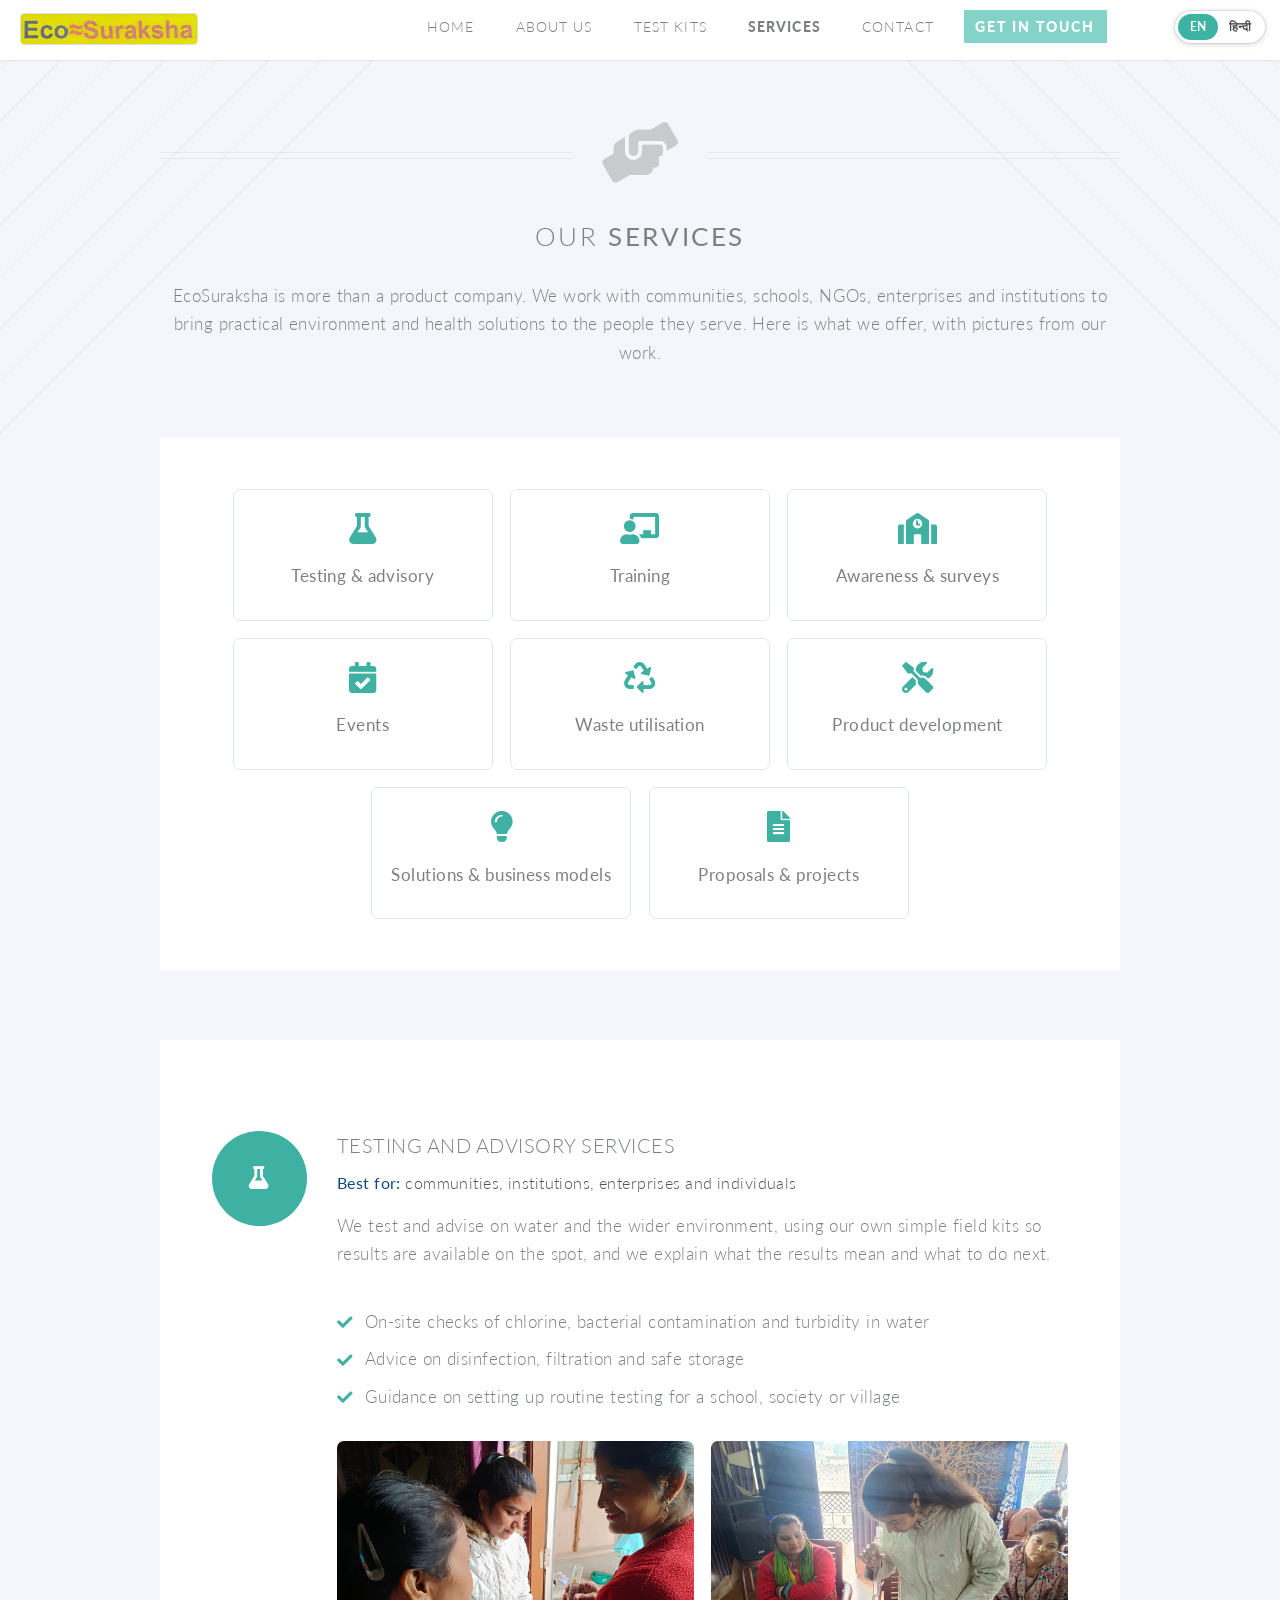
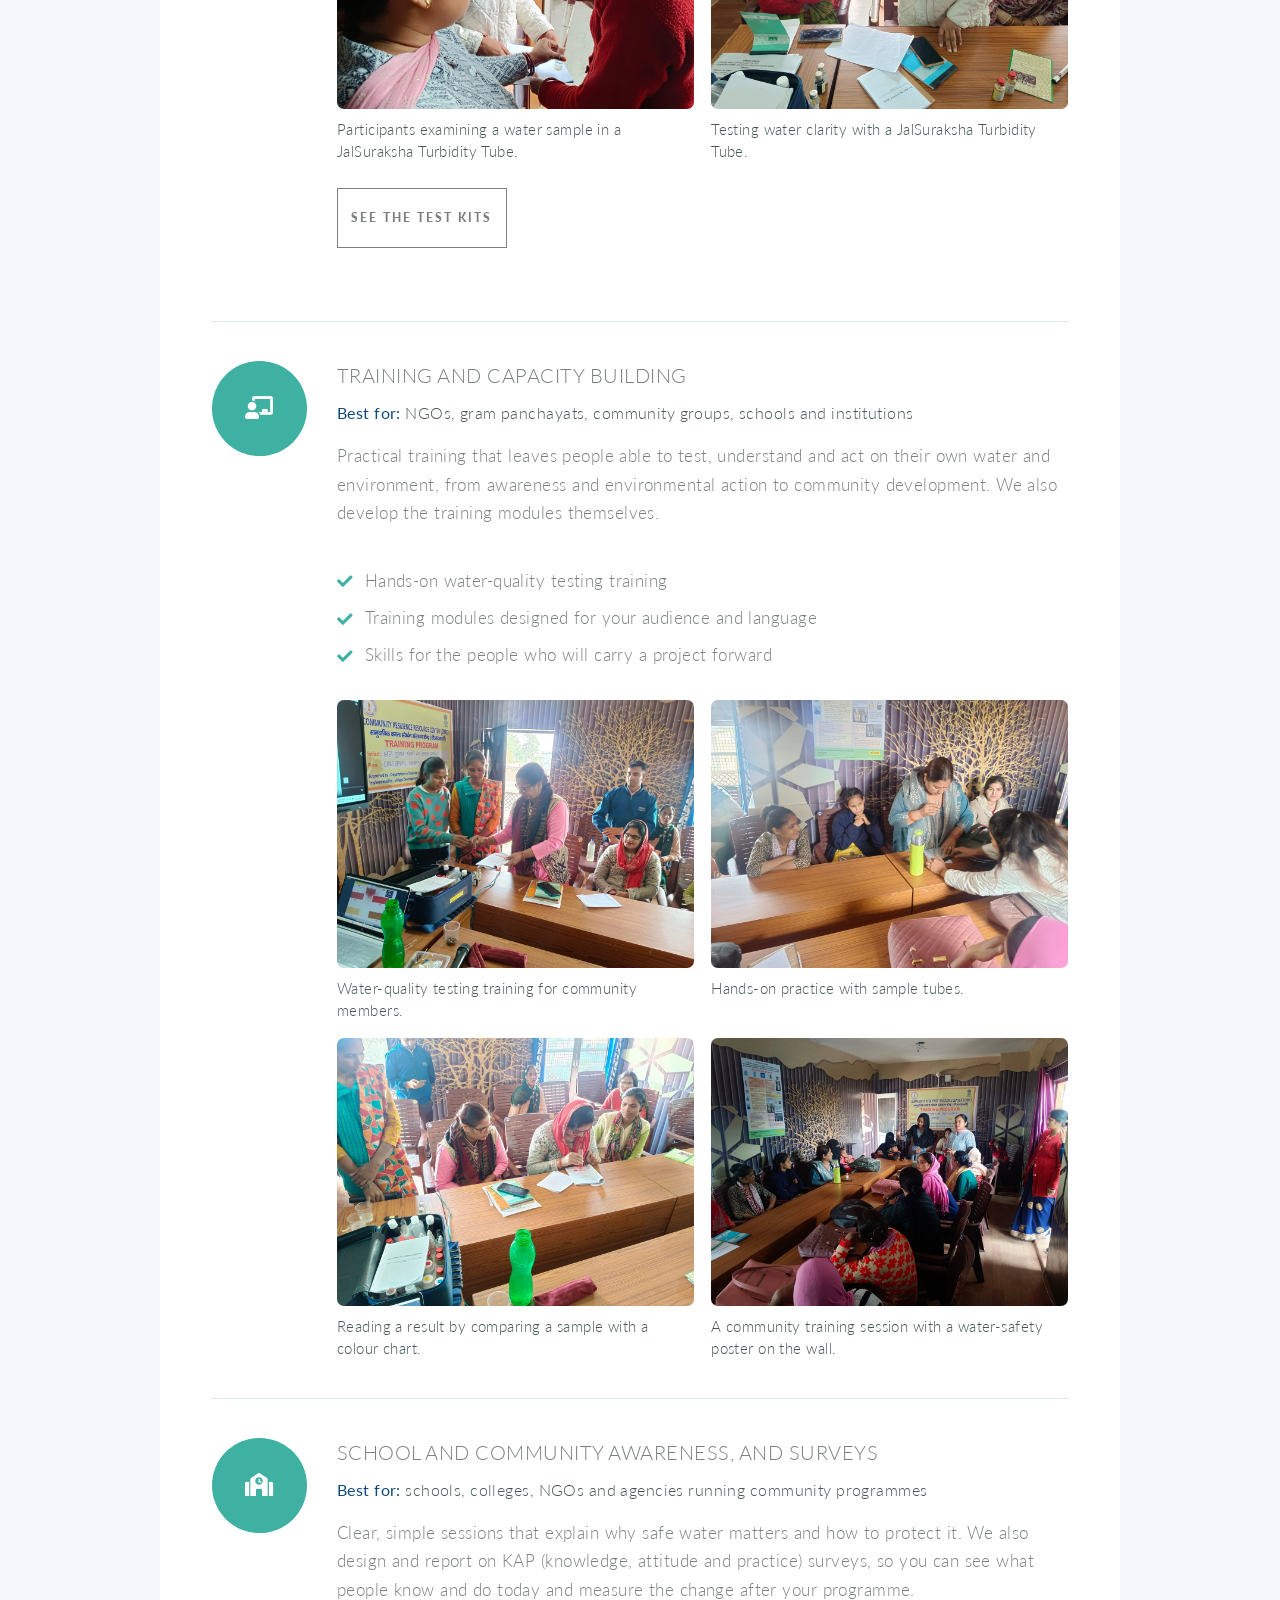
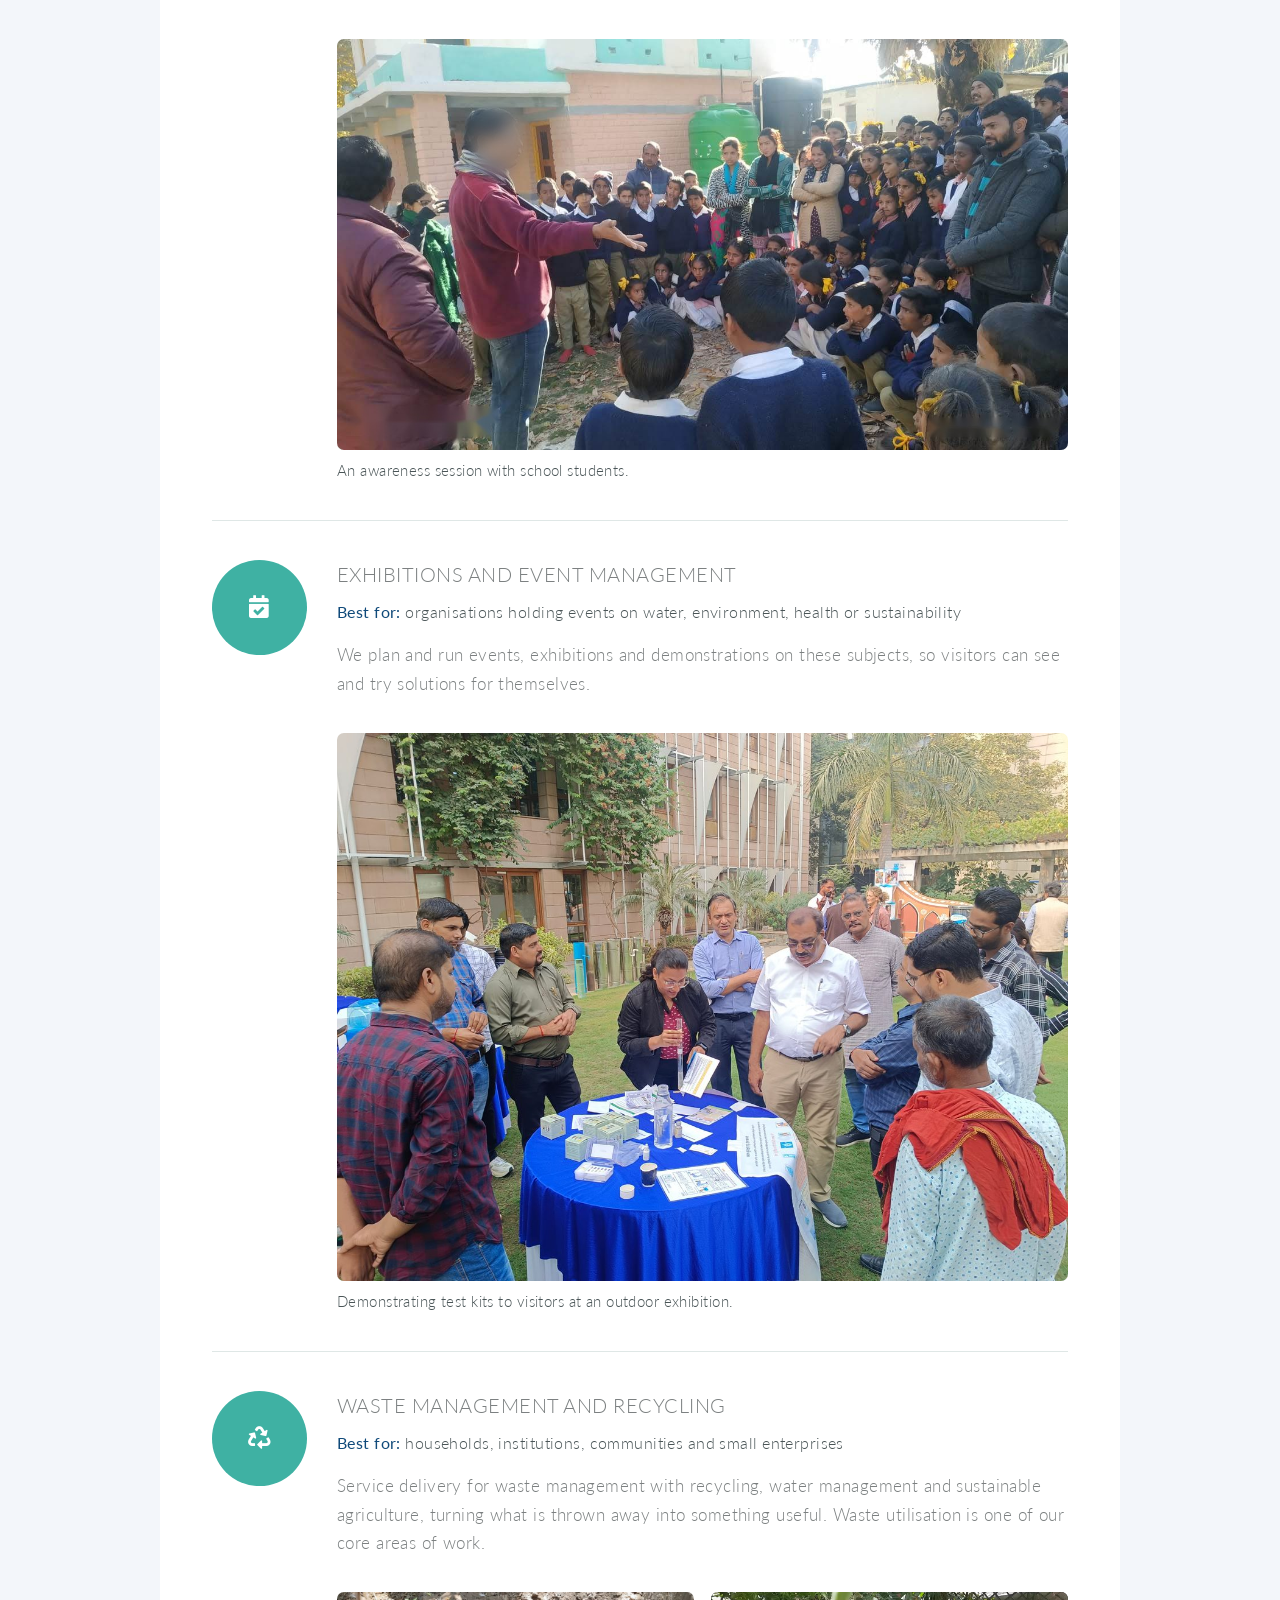
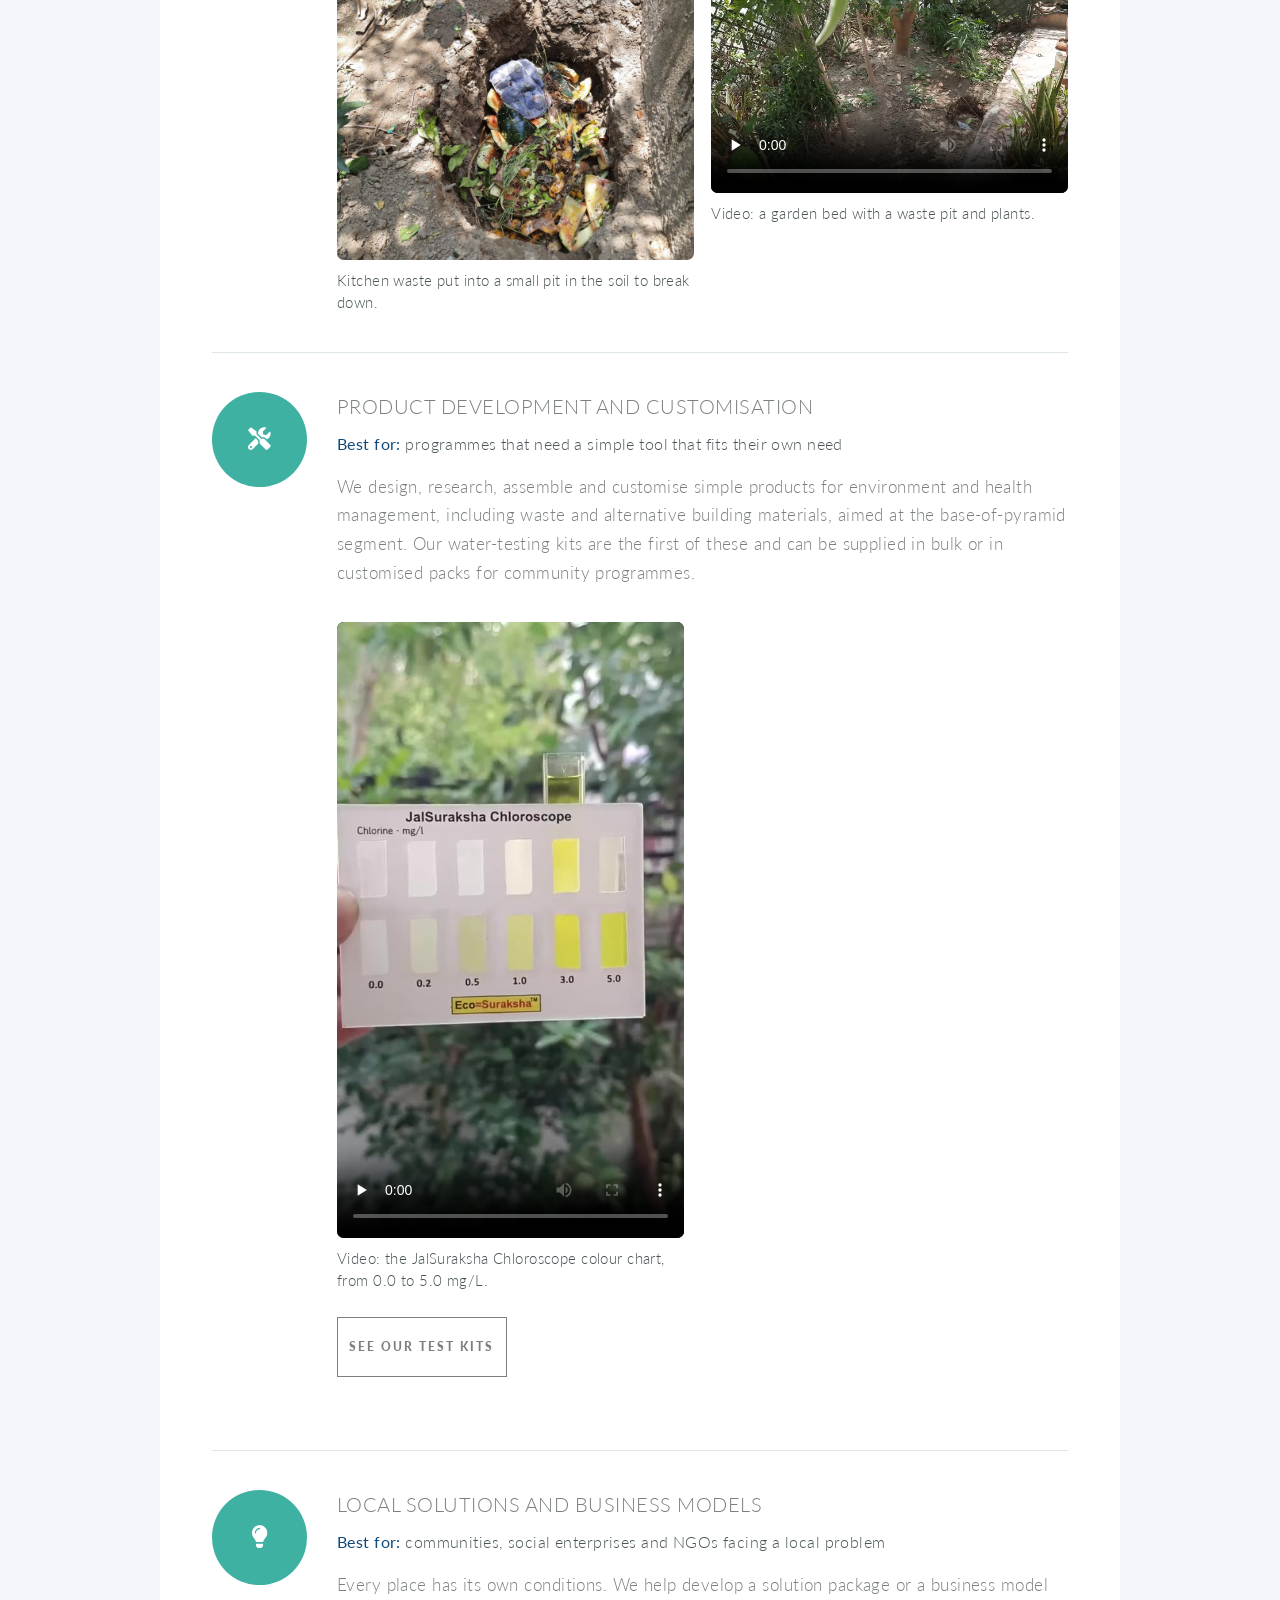
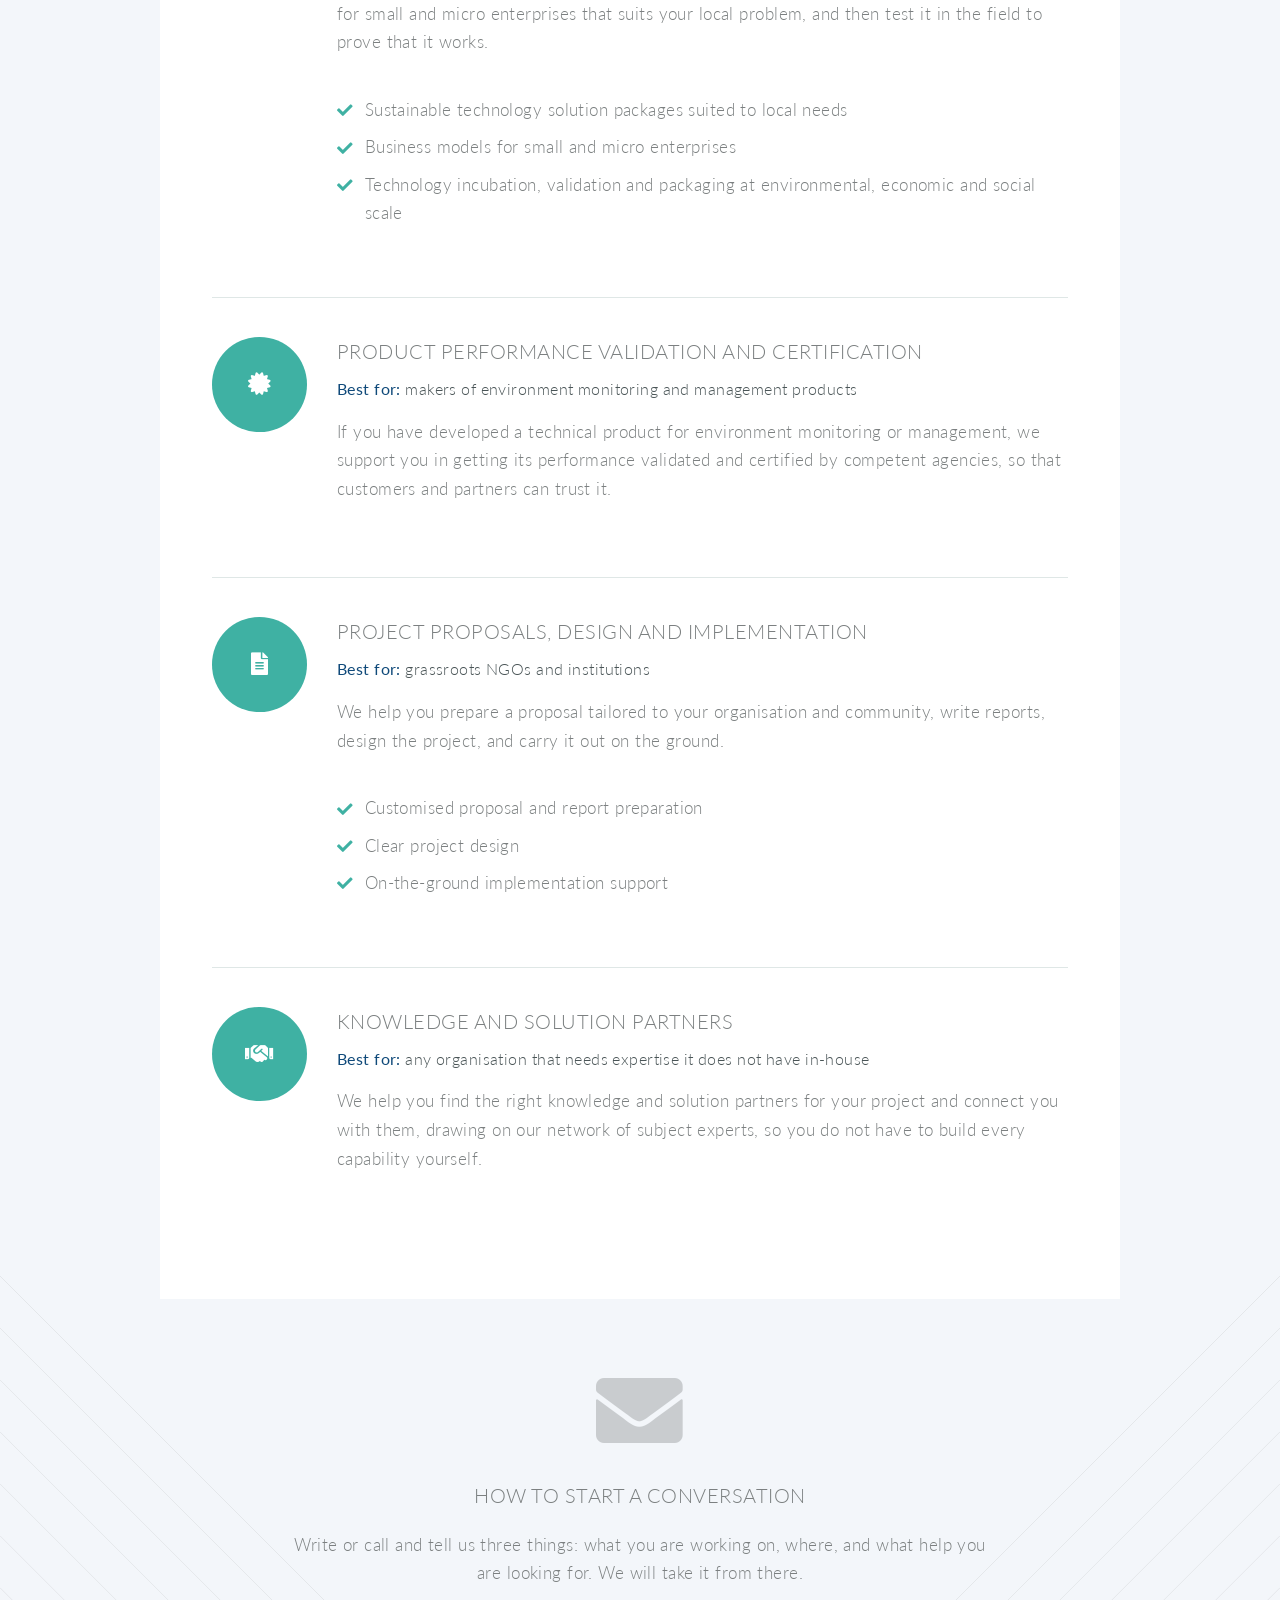
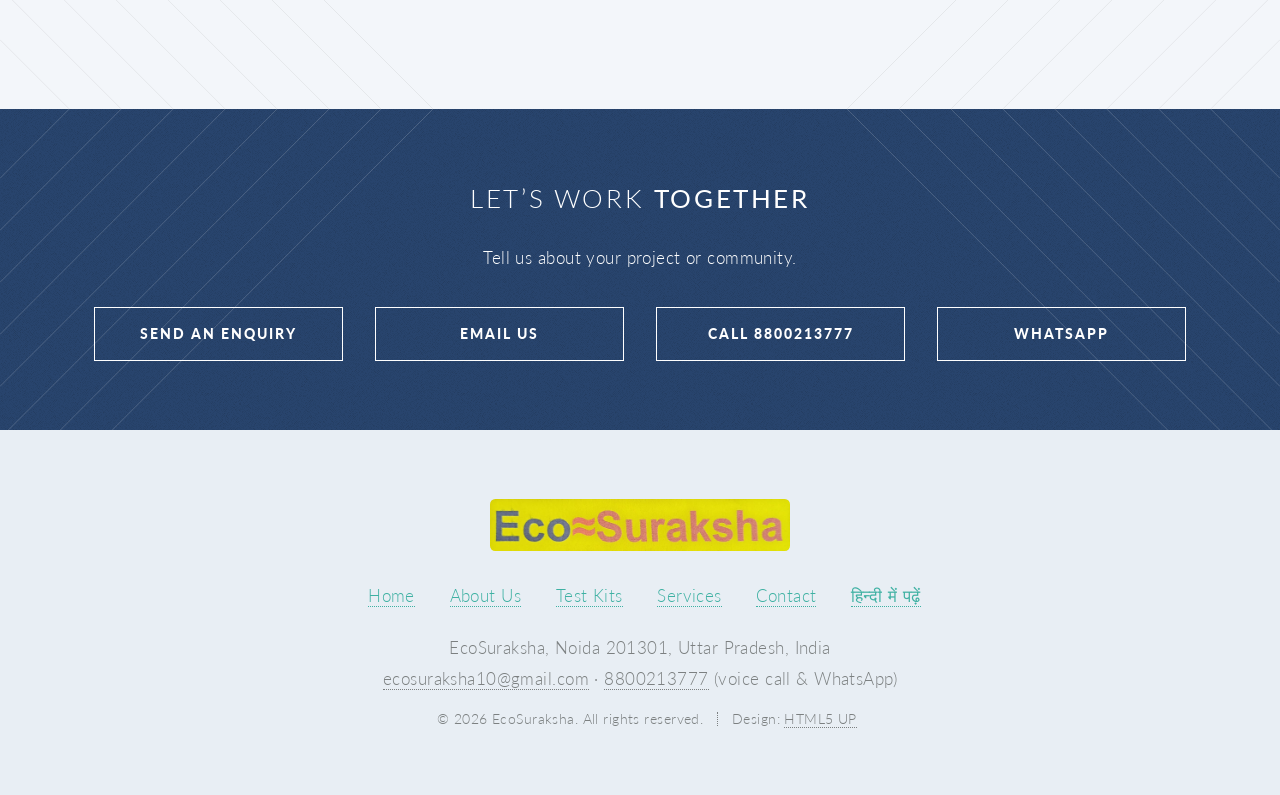
<file: services.html>
<!DOCTYPE HTML>
<html lang="en">
	<head>
		<title>Our Services | Testing, Training, Projects and Waste Solutions | EcoSuraksha</title>
		<meta charset="utf-8" />
		<meta name="viewport" content="width=device-width, initial-scale=1" />
		<meta name="description" content="EcoSuraksha services: water testing and advisory, training and capacity building, school awareness and surveys, events, waste utilisation, product development, local solutions, validation and project support." />
		<meta property="og:title" content="Our Services | EcoSuraksha" />
		<meta property="og:description" content="Testing, training, awareness, waste utilisation, product development and project support for environment and health work." />
		<meta property="og:type" content="website" />
		<meta property="og:url" content="https://ecosuraksha.com/services.html" />
		<link rel="stylesheet" href="assets/css/main.css" />
		<link rel="stylesheet" href="assets/css/custom.css" />
		<noscript><link rel="stylesheet" href="assets/css/noscript.css" /></noscript>
		<link rel="canonical" href="https://ecosuraksha.com/services.html" />
		<link rel="alternate" hreflang="en" href="https://ecosuraksha.com/services.html" />
		<link rel="alternate" hreflang="hi" href="https://ecosuraksha.com/hi/services.html" />
		<link rel="alternate" hreflang="x-default" href="https://ecosuraksha.com/services.html" />
		<script type="application/ld+json">
		{
		  "@context": "https://schema.org",
		  "@graph": [
		    {
		      "@type": "Organization",
		      "@id": "https://ecosuraksha.com/#organization",
		      "name": "EcoSuraksha",
		      "alternateName": "इकोसुरक्षा",
		      "url": "https://ecosuraksha.com/",
		      "logo": "https://ecosuraksha.com/images/logo.png",
		      "image": "https://ecosuraksha.com/images/web/exhibition-demo.jpg",
		      "description": "Noida-based social enterprise making simple, affordable water testing kits and offering environment and health services across India.",
		      "email": "ecosuraksha10@gmail.com",
		      "telephone": "+91-8800213777",
		      "address": {
		        "@type": "PostalAddress",
		        "addressLocality": "Noida",
		        "addressRegion": "Uttar Pradesh",
		        "postalCode": "201301",
		        "addressCountry": "IN"
		      },
		      "areaServed": {
		        "@type": "Country",
		        "name": "India"
		      },
		      "contactPoint": {
		        "@type": "ContactPoint",
		        "telephone": "+91-8800213777",
		        "email": "ecosuraksha10@gmail.com",
		        "contactType": "sales",
		        "areaServed": "IN",
		        "availableLanguage": [
		          "English",
		          "Hindi"
		        ]
		      }
		    },
		    {
		      "@type": "WebPage",
		      "@id": "https://ecosuraksha.com/services.html#webpage",
		      "url": "https://ecosuraksha.com/services.html",
		      "name": "Our Services | Testing, Training, Projects and Waste Solutions | EcoSuraksha",
		      "inLanguage": "en",
		      "isPartOf": {
		        "@id": "https://ecosuraksha.com/#website"
		      },
		      "about": {
		        "@id": "https://ecosuraksha.com/#organization"
		      }
		    },
		    {
		      "@type": "Service",
		      "@id": "https://ecosuraksha.com/services.html#testing",
		      "name": "Testing and advisory services",
		      "url": "https://ecosuraksha.com/services.html#testing",
		      "provider": {
		        "@id": "https://ecosuraksha.com/#organization"
		      },
		      "areaServed": {
		        "@type": "Country",
		        "name": "India"
		      }
		    },
		    {
		      "@type": "Service",
		      "@id": "https://ecosuraksha.com/services.html#training",
		      "name": "Training and capacity building",
		      "url": "https://ecosuraksha.com/services.html#training",
		      "provider": {
		        "@id": "https://ecosuraksha.com/#organization"
		      },
		      "areaServed": {
		        "@type": "Country",
		        "name": "India"
		      }
		    },
		    {
		      "@type": "Service",
		      "@id": "https://ecosuraksha.com/services.html#awareness",
		      "name": "School and community awareness, and surveys",
		      "url": "https://ecosuraksha.com/services.html#awareness",
		      "provider": {
		        "@id": "https://ecosuraksha.com/#organization"
		      },
		      "areaServed": {
		        "@type": "Country",
		        "name": "India"
		      }
		    },
		    {
		      "@type": "Service",
		      "@id": "https://ecosuraksha.com/services.html#events",
		      "name": "Exhibitions and event management",
		      "url": "https://ecosuraksha.com/services.html#events",
		      "provider": {
		        "@id": "https://ecosuraksha.com/#organization"
		      },
		      "areaServed": {
		        "@type": "Country",
		        "name": "India"
		      }
		    },
		    {
		      "@type": "Service",
		      "@id": "https://ecosuraksha.com/services.html#waste",
		      "name": "Waste management and recycling",
		      "url": "https://ecosuraksha.com/services.html#waste",
		      "provider": {
		        "@id": "https://ecosuraksha.com/#organization"
		      },
		      "areaServed": {
		        "@type": "Country",
		        "name": "India"
		      }
		    },
		    {
		      "@type": "Service",
		      "@id": "https://ecosuraksha.com/services.html#products",
		      "name": "Product development and customisation",
		      "url": "https://ecosuraksha.com/services.html#products",
		      "provider": {
		        "@id": "https://ecosuraksha.com/#organization"
		      },
		      "areaServed": {
		        "@type": "Country",
		        "name": "India"
		      }
		    },
		    {
		      "@type": "Service",
		      "@id": "https://ecosuraksha.com/services.html#solutions",
		      "name": "Local solutions and business models",
		      "url": "https://ecosuraksha.com/services.html#solutions",
		      "provider": {
		        "@id": "https://ecosuraksha.com/#organization"
		      },
		      "areaServed": {
		        "@type": "Country",
		        "name": "India"
		      }
		    },
		    {
		      "@type": "Service",
		      "@id": "https://ecosuraksha.com/services.html#validation",
		      "name": "Product performance validation and certification",
		      "url": "https://ecosuraksha.com/services.html#validation",
		      "provider": {
		        "@id": "https://ecosuraksha.com/#organization"
		      },
		      "areaServed": {
		        "@type": "Country",
		        "name": "India"
		      }
		    },
		    {
		      "@type": "Service",
		      "@id": "https://ecosuraksha.com/services.html#projects",
		      "name": "Project proposals, design and implementation",
		      "url": "https://ecosuraksha.com/services.html#projects",
		      "provider": {
		        "@id": "https://ecosuraksha.com/#organization"
		      },
		      "areaServed": {
		        "@type": "Country",
		        "name": "India"
		      }
		    },
		    {
		      "@type": "Service",
		      "@id": "https://ecosuraksha.com/services.html#partners",
		      "name": "Knowledge and solution partners",
		      "url": "https://ecosuraksha.com/services.html#partners",
		      "provider": {
		        "@id": "https://ecosuraksha.com/#organization"
		      },
		      "areaServed": {
		        "@type": "Country",
		        "name": "India"
		      }
		    }
		  ]
		}
		</script>
	</head>
	<body class="no-sidebar is-preload">
		<div id="page-wrapper">

			<!-- Language toggle -->
			<nav class="es-lang-toggle" aria-label="Language / भाषा">
				<a href="services.html" class="active" lang="en" aria-current="true">EN</a>
				<a href="hi/services.html" lang="hi" hreflang="hi" title="हिन्दी में देखें">हिन्दी</a>
			</nav>
			<a class="es-mobile-logo" href="index.html"><img src="images/logo.png" alt="EcoSuraksha" /></a>

			<!-- Header -->
				<header id="header">
					<h1 id="logo"><a href="index.html"><img class="es-logo" src="images/logo.png" alt="EcoSuraksha" /></a></h1>
					<nav id="nav">
						<ul>
							<li><a href="index.html">Home</a></li>
							<li><a href="about.html">About Us</a></li>
							<li><a href="products.html">Test Kits</a></li>
							<li class="current"><a href="services.html">Services</a></li>
							<li><a href="contact.html">Contact</a></li>
							<li><a href="contact.html" class="button primary">Get in Touch</a></li>
						</ul>
					</nav>
				</header>

			<!-- Main -->
				<article id="main">

					<header class="special container">
						<span class="icon solid fa-hands-helping"></span>
						<h2>Our <strong>Services</strong></h2>
						<p>EcoSuraksha is more than a product company. We work with communities, schools, NGOs, enterprises and institutions to bring practical environment and health solutions to the people they serve. Here is what we offer, with pictures from our work.</p>
					</header>

					<!-- Quick index -->
					<section class="wrapper style4 container special">
						<ul class="es-audience">
							<li><a href="#testing"><span class="icon solid fa-flask"></span><strong>Testing &amp; advisory</strong></a></li>
							<li><a href="#training"><span class="icon solid fa-chalkboard-teacher"></span><strong>Training</strong></a></li>
							<li><a href="#awareness"><span class="icon solid fa-school"></span><strong>Awareness &amp; surveys</strong></a></li>
							<li><a href="#events"><span class="icon solid fa-calendar-check"></span><strong>Events</strong></a></li>
							<li><a href="#waste"><span class="icon solid fa-recycle"></span><strong>Waste utilisation</strong></a></li>
							<li><a href="#products"><span class="icon solid fa-tools"></span><strong>Product development</strong></a></li>
							<li><a href="#solutions"><span class="icon solid fa-lightbulb"></span><strong>Solutions &amp; business models</strong></a></li>
							<li><a href="#projects"><span class="icon solid fa-file-alt"></span><strong>Proposals &amp; projects</strong></a></li>
						</ul>
					</section>

					<section class="wrapper style4 container">

						<!-- 1 Testing -->
						<div class="es-service" id="testing">
							<span class="es-badge icon solid fa-flask"></span>
							<div class="es-body">
								<h3>Testing and advisory services</h3>
								<p class="es-for"><strong>Best for:</strong> communities, institutions, enterprises and individuals</p>
								<p>We test and advise on water and the wider environment, using our own simple field kits so results are available on the spot, and we explain what the results mean and what to do next.</p>
								<ul class="es-ticks">
									<li>On-site checks of chlorine, bacterial contamination and turbidity in water</li>
									<li>Advice on disinfection, filtration and safe storage</li>
									<li>Guidance on setting up routine testing for a school, society or village</li>
								</ul>
								<div class="es-media two">
									<figure><img src="images/web/training-turbidity-closeup.jpg" alt="Participants examining a JalSuraksha Turbidity Tube" loading="lazy" /><figcaption>Participants examining a water sample in a JalSuraksha Turbidity Tube.</figcaption></figure>
									<figure><img src="images/web/training-turbidity-tube.jpg" alt="Participants holding a JalSuraksha Turbidity Tube during a training session" loading="lazy" /><figcaption>Testing water clarity with a JalSuraksha Turbidity Tube.</figcaption></figure>
								</div>
								<p><a href="products.html" class="button small">See the test kits</a></p>
							</div>
						</div>

						<!-- 2 Training -->
						<div class="es-service" id="training">
							<span class="es-badge icon solid fa-chalkboard-teacher"></span>
							<div class="es-body">
								<h3>Training and capacity building</h3>
								<p class="es-for"><strong>Best for:</strong> NGOs, gram panchayats, community groups, schools and institutions</p>
								<p>Practical training that leaves people able to test, understand and act on their own water and environment, from awareness and environmental action to community development. We also develop the training modules themselves.</p>
								<ul class="es-ticks">
									<li>Hands-on water-quality testing training</li>
									<li>Training modules designed for your audience and language</li>
									<li>Skills for the people who will carry a project forward</li>
								</ul>
								<div class="es-media two">
									<figure><img src="images/web/training-crrc-demo.jpg" alt="Participants watching a water-quality testing demonstration at a training" loading="lazy" /><figcaption>Water-quality testing training for community members.</figcaption></figure>
									<figure><img src="images/web/training-hands-on.jpg" alt="Participants practising with sample tubes at a training" loading="lazy" /><figcaption>Hands-on practice with sample tubes.</figcaption></figure>
									<figure><img src="images/web/training-colour-comparison.jpg" alt="A participant comparing a coloured sample tube against a printed chart" loading="lazy" /><figcaption>Reading a result by comparing a sample with a colour chart.</figcaption></figure>
									<figure><img src="images/web/training-classroom.jpg" alt="Women and children seated at a community training session" loading="lazy" /><figcaption>A community training session with a water-safety poster on the wall.</figcaption></figure>
								</div>
							</div>
						</div>

						<!-- 3 Awareness -->
						<div class="es-service" id="awareness">
							<span class="es-badge icon solid fa-school"></span>
							<div class="es-body">
								<h3>School and community awareness, and surveys</h3>
								<p class="es-for"><strong>Best for:</strong> schools, colleges, NGOs and agencies running community programmes</p>
								<p>Clear, simple sessions that explain why safe water matters and how to protect it. We also design and report on KAP (knowledge, attitude and practice) surveys, so you can see what people know and do today and measure the change after your programme.</p>
								<figure class="es-media">
									<img src="images/web/school-awareness-2019.jpg" alt="A speaker addressing school students and teachers outdoors" loading="lazy" />
									<figcaption>An awareness session with school students.</figcaption>
								</figure>
							</div>
						</div>

						<!-- 4 Events -->
						<div class="es-service" id="events">
							<span class="es-badge icon solid fa-calendar-check"></span>
							<div class="es-body">
								<h3>Exhibitions and event management</h3>
								<p class="es-for"><strong>Best for:</strong> organisations holding events on water, environment, health or sustainability</p>
								<p>We plan and run events, exhibitions and demonstrations on these subjects, so visitors can see and try solutions for themselves.</p>
								<figure class="es-media">
									<img src="images/web/exhibition-demo.jpg" alt="Visitors and team members around a table of water test kits at an outdoor exhibition" loading="lazy" />
									<figcaption>Demonstrating test kits to visitors at an outdoor exhibition.</figcaption>
								</figure>
							</div>
						</div>

						<!-- 5 Waste -->
						<div class="es-service" id="waste">
							<span class="es-badge icon solid fa-recycle"></span>
							<div class="es-body">
								<h3>Waste management and recycling</h3>
								<p class="es-for"><strong>Best for:</strong> households, institutions, communities and small enterprises</p>
								<p>Service delivery for waste management with recycling, water management and sustainable agriculture, turning what is thrown away into something useful. Waste utilisation is one of our core areas of work.</p>
								<div class="es-media two">
									<figure><img src="images/web/compost-pit.jpg" alt="A small pit in the soil holding kitchen waste for composting" loading="lazy" /><figcaption>Kitchen waste put into a small pit in the soil to break down.</figcaption></figure>
									<figure class="es-video"><video controls preload="none" playsinline poster="images/web/video-garden-poster.jpg"><source src="videos/waste-to-garden.mp4" type="video/mp4" />Your browser cannot play this video.</video><figcaption>Video: a garden bed with a waste pit and plants.</figcaption></figure>
								</div>
							</div>
						</div>

						<!-- 6 Product development -->
						<div class="es-service" id="products">
							<span class="es-badge icon solid fa-tools"></span>
							<div class="es-body">
								<h3>Product development and customisation</h3>
								<p class="es-for"><strong>Best for:</strong> programmes that need a simple tool that fits their own need</p>
								<p>We design, research, assemble and customise simple products for environment and health management, including waste and alternative building materials, aimed at the base-of-pyramid segment. Our water-testing kits are the first of these and can be supplied in bulk or in customised packs for community programmes.</p>
								<figure class="es-video portrait">
									<video controls preload="none" playsinline poster="images/web/video-chloroscope-poster.jpg"><source src="videos/chloroscope-colour-card.mp4" type="video/mp4" />Your browser cannot play this video.</video>
									<figcaption>Video: the JalSuraksha Chloroscope colour chart, from 0.0 to 5.0 mg/L.</figcaption>
								</figure>
								<p><a href="products.html" class="button small">See our test kits</a></p>
							</div>
						</div>

						<!-- 7 Solutions -->
						<div class="es-service" id="solutions">
							<span class="es-badge icon solid fa-lightbulb"></span>
							<div class="es-body">
								<h3>Local solutions and business models</h3>
								<p class="es-for"><strong>Best for:</strong> communities, social enterprises and NGOs facing a local problem</p>
								<p>Every place has its own conditions. We help develop a solution package or a business model for small and micro enterprises that suits your local problem, and then test it in the field to prove that it works.</p>
								<ul class="es-ticks">
									<li>Sustainable technology solution packages suited to local needs</li>
									<li>Business models for small and micro enterprises</li>
									<li>Technology incubation, validation and packaging at environmental, economic and social scale</li>
								</ul>
							</div>
						</div>

						<!-- 8 Validation -->
						<div class="es-service" id="validation">
							<span class="es-badge icon solid fa-certificate"></span>
							<div class="es-body">
								<h3>Product performance validation and certification</h3>
								<p class="es-for"><strong>Best for:</strong> makers of environment monitoring and management products</p>
								<p>If you have developed a technical product for environment monitoring or management, we support you in getting its performance validated and certified by competent agencies, so that customers and partners can trust it.</p>
							</div>
						</div>

						<!-- 9 Projects -->
						<div class="es-service" id="projects">
							<span class="es-badge icon solid fa-file-alt"></span>
							<div class="es-body">
								<h3>Project proposals, design and implementation</h3>
								<p class="es-for"><strong>Best for:</strong> grassroots NGOs and institutions</p>
								<p>We help you prepare a proposal tailored to your organisation and community, write reports, design the project, and carry it out on the ground.</p>
								<ul class="es-ticks">
									<li>Customised proposal and report preparation</li>
									<li>Clear project design</li>
									<li>On-the-ground implementation support</li>
								</ul>
							</div>
						</div>

						<!-- 10 Partners -->
						<div class="es-service" id="partners">
							<span class="es-badge icon solid fa-handshake"></span>
							<div class="es-body">
								<h3>Knowledge and solution partners</h3>
								<p class="es-for"><strong>Best for:</strong> any organisation that needs expertise it does not have in-house</p>
								<p>We help you find the right knowledge and solution partners for your project and connect you with them, drawing on our network of subject experts, so you do not have to build every capability yourself.</p>
							</div>
						</div>

					</section>

					<!-- How to start -->
						<section class="wrapper style1 container special">
							<div class="row">
								<div class="col-12">
									<section>
										<span class="icon solid featured fa-envelope"></span>
										<header><h3>How to start a conversation</h3></header>
										<p style="max-width:40em; margin:0 auto;">Write or call and tell us three things: what you are working on, where, and what help you are looking for. We will take it from there.</p>
									</section>
								</div>
							</div>
						</section>

				</article>

			<!-- CTA -->
				<section id="cta">
					<header>
						<h2>Let&rsquo;s work <strong>together</strong></h2>
						<p>Tell us about your project or community.</p>
					</header>
					<footer>
						<ul class="buttons">
							<li><a href="contact.html?topic=project#enquiry" class="button">Send an Enquiry</a></li>
							<li><a href="mailto:ecosuraksha10@gmail.com" class="button">Email Us</a></li>
							<li><a href="tel:+918800213777" class="button">Call 8800213777</a></li>
							<li><a href="https://wa.me/918800213777" class="button" target="_blank" rel="noopener">WhatsApp</a></li>
						</ul>
					</footer>
				</section>

			<!-- Footer -->
				<footer id="footer">
						<a class="es-footer-logo" href="index.html"><img src="images/logo.png" alt="EcoSuraksha" /></a>
					<ul class="es-footer-links">
						<li><a href="index.html">Home</a></li>
							<li><a href="about.html">About Us</a></li>
						<li><a href="products.html">Test Kits</a></li>
						<li><a href="services.html">Services</a></li>
						<li><a href="contact.html">Contact</a></li>
						<li><a href="hi/services.html" lang="hi" hreflang="hi">हिन्दी में पढ़ें</a></li>
					</ul>
					<p class="es-footer-contact">
						EcoSuraksha, Noida 201301, Uttar Pradesh, India<br />
						<a href="mailto:ecosuraksha10@gmail.com">ecosuraksha10@gmail.com</a> &middot;
						<a href="tel:+918800213777">8800213777</a> (voice call &amp; WhatsApp)
					</p>
					<ul class="copyright">
						<li>&copy; 2026 EcoSuraksha. All rights reserved.</li><li>Design: <a href="http://html5up.net">HTML5 UP</a></li>
					</ul>
				</footer>

		</div>

		<!-- Scripts -->
			<script src="assets/js/jquery.min.js"></script>
			<script src="assets/js/jquery.dropotron.min.js"></script>
			<script src="assets/js/jquery.scrolly.min.js"></script>
			<script src="assets/js/jquery.scrollex.min.js"></script>
			<script src="assets/js/browser.min.js"></script>
			<script src="assets/js/breakpoints.min.js"></script>
			<script src="assets/js/util.js"></script>
			<script src="assets/js/main.js"></script>

	</body>
</html>
</file>
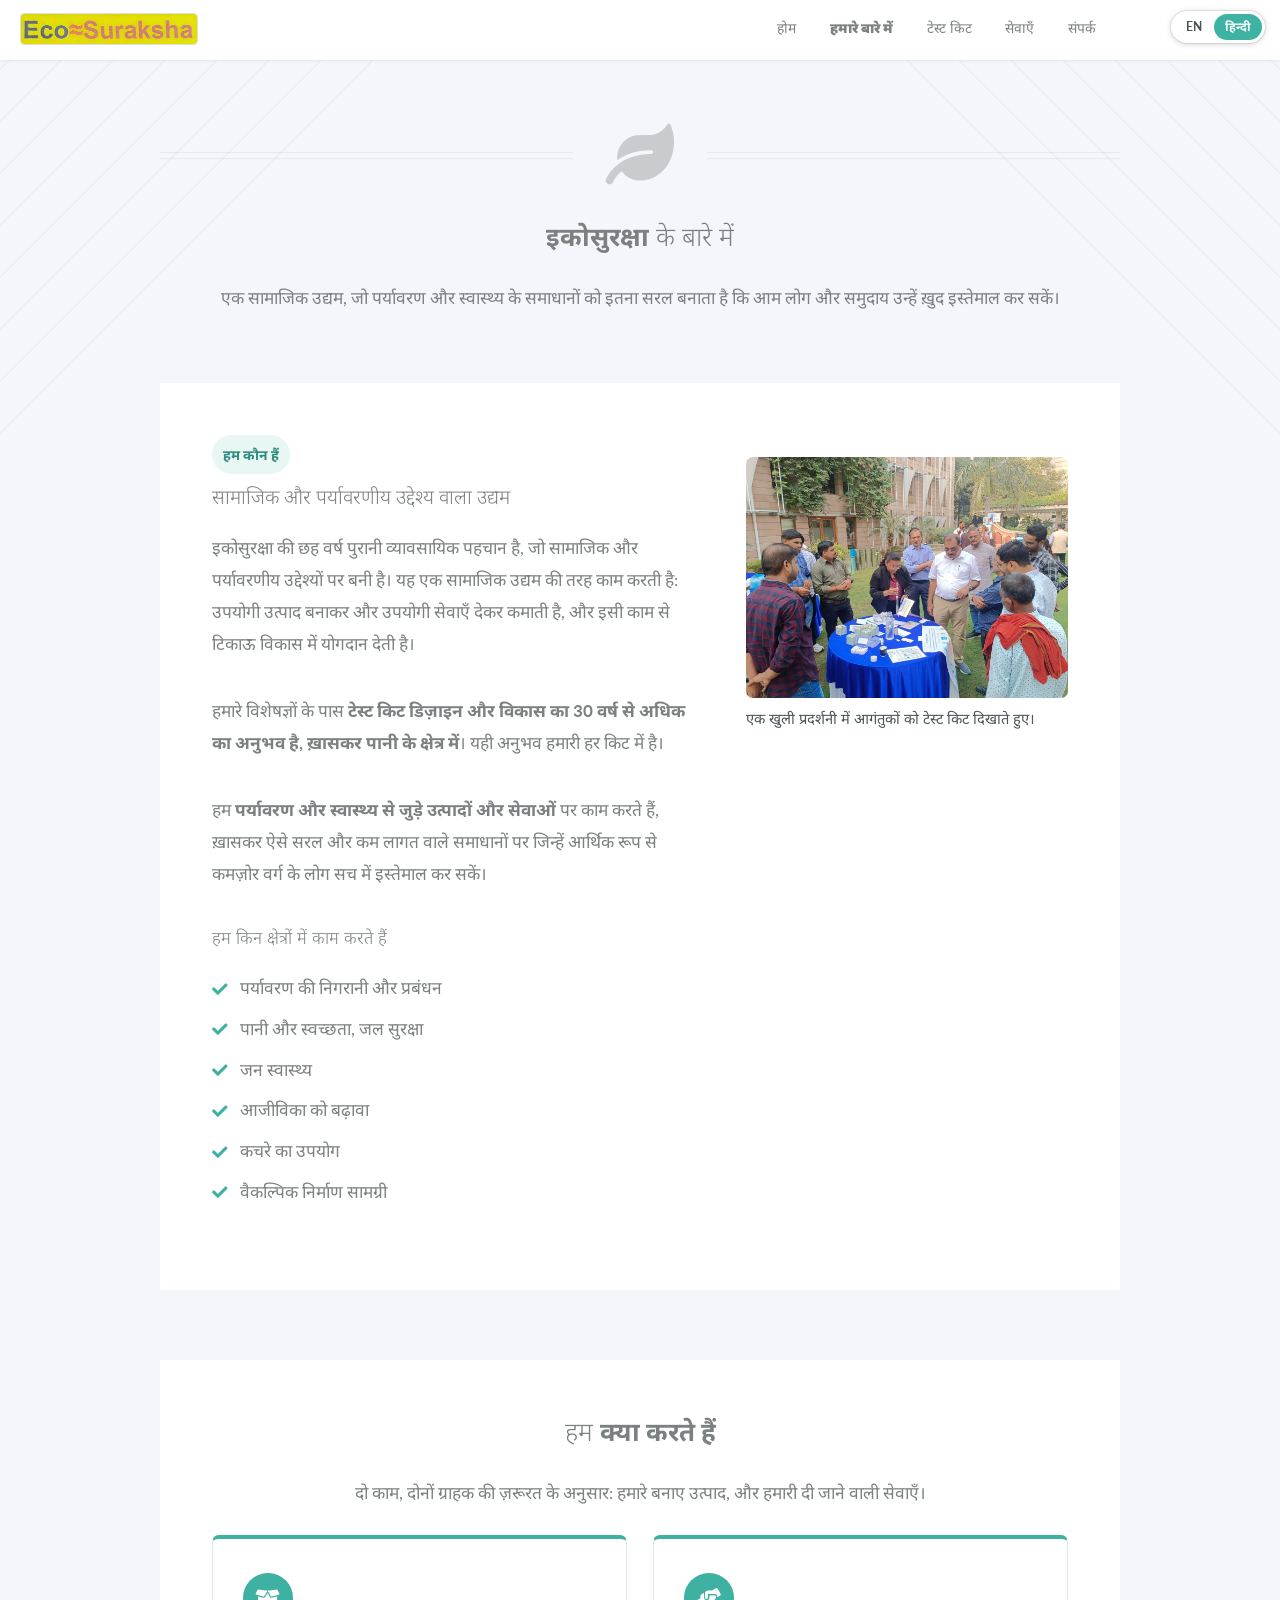
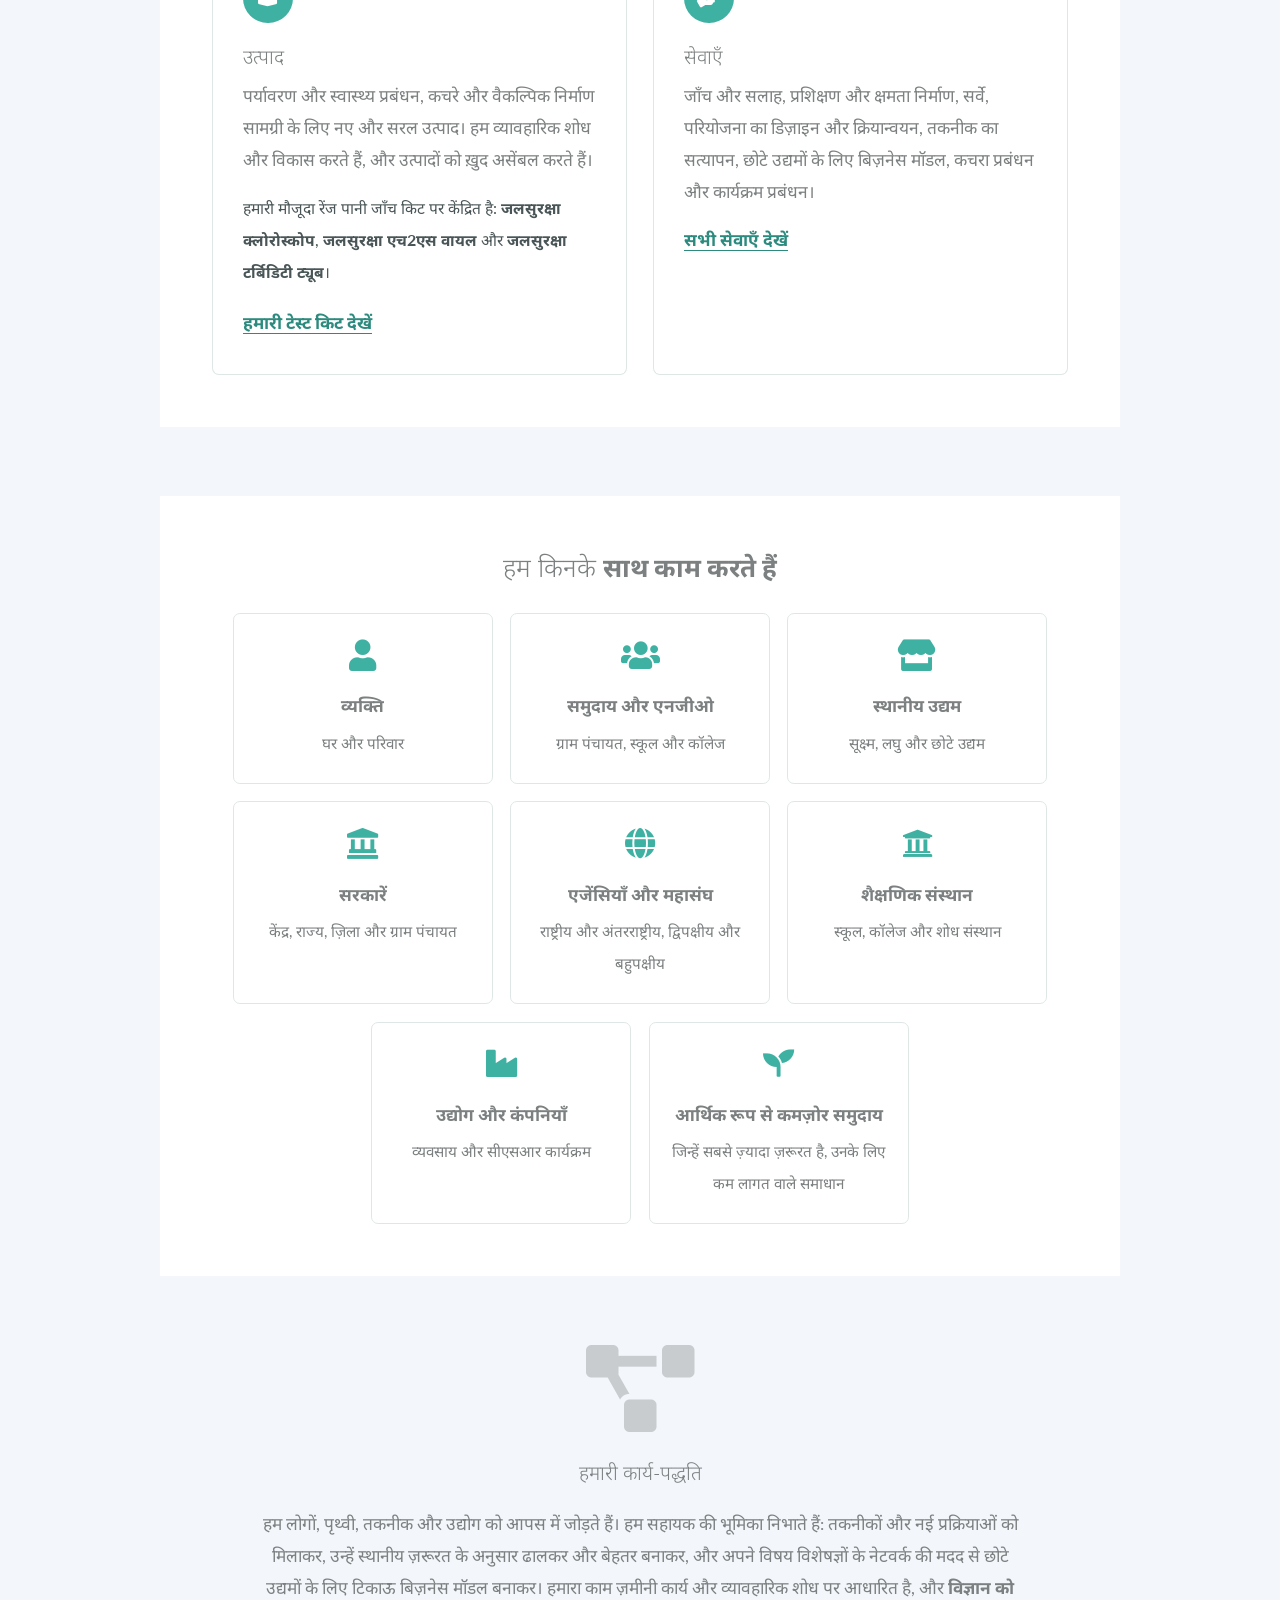
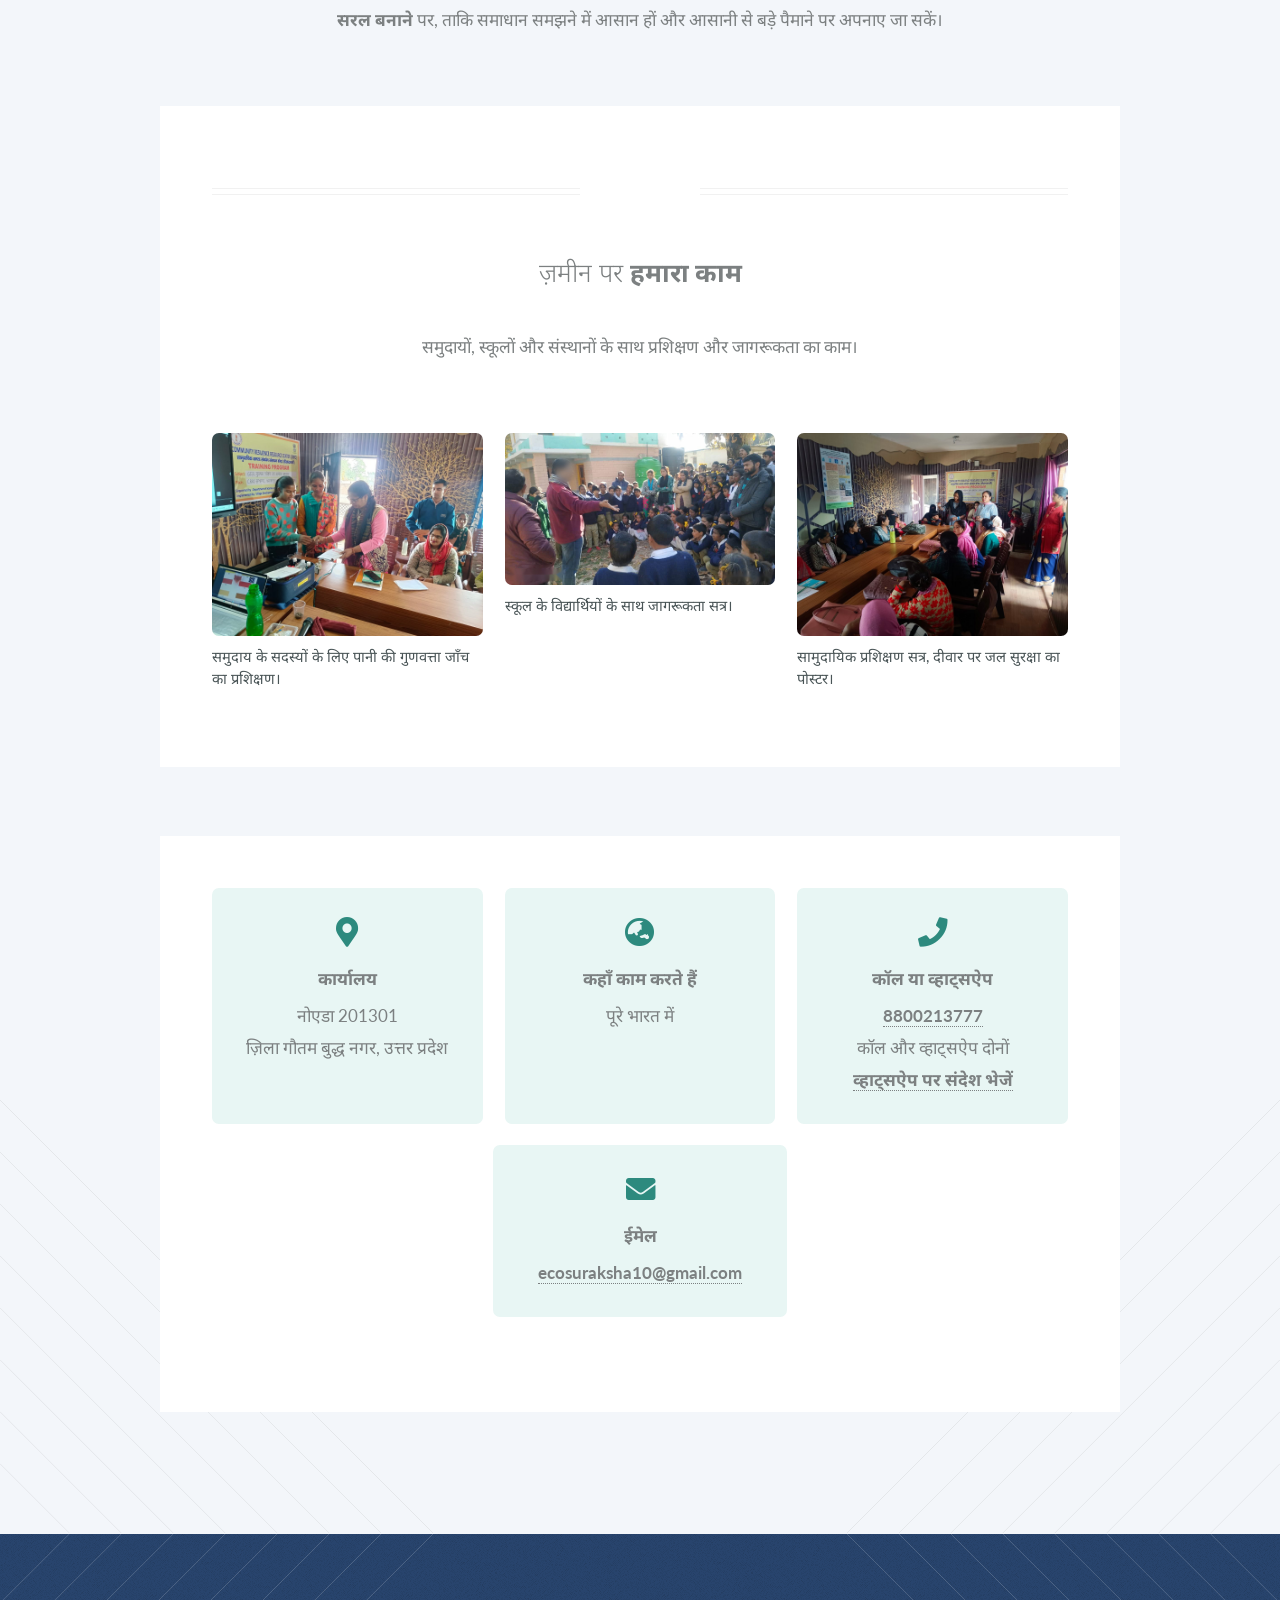
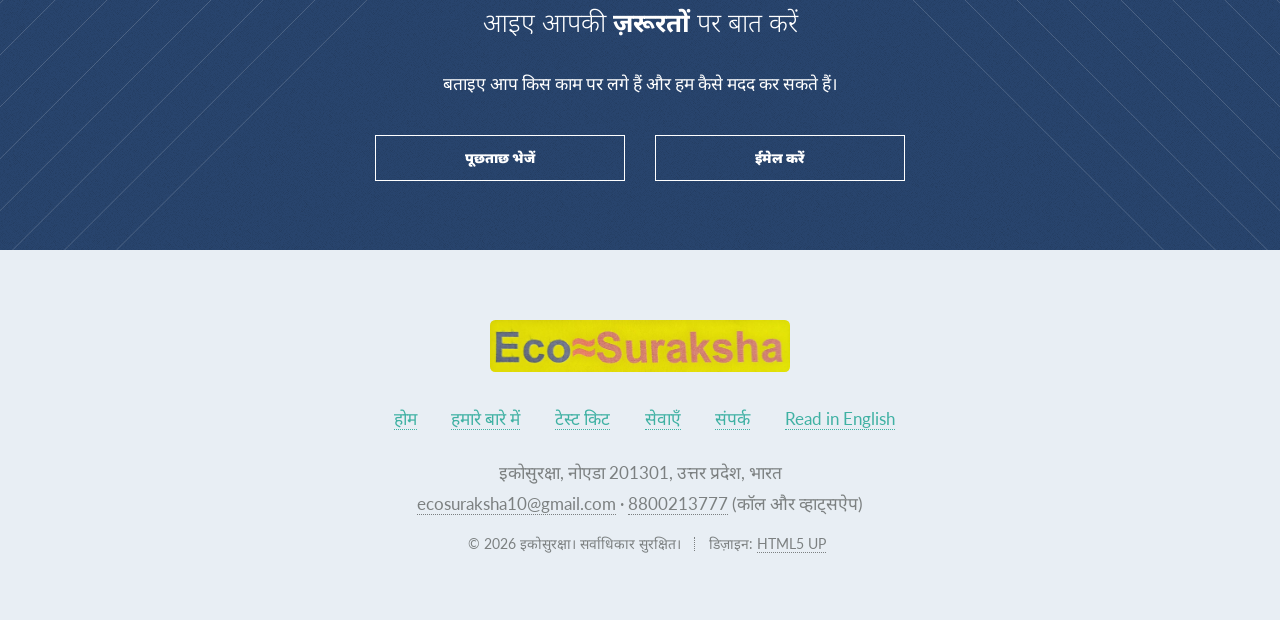
<file: hi/about.html>
<!DOCTYPE HTML>
<html lang="hi">
	<head>
		<title>इकोसुरक्षा के बारे में | कंपनी परिचय, कार्य-पद्धति और हम किनके साथ काम करते हैं</title>
		<meta charset="utf-8" />
		<meta name="viewport" content="width=device-width, initial-scale=1" />
		<meta name="description" content="इकोसुरक्षा नोएडा स्थित एक सामाजिक उद्यम है, जो पूरे भारत में जल सुरक्षा, स्वच्छता, जन स्वास्थ्य, आजीविका और कचरे के उपयोग के लिए पर्यावरण और स्वास्थ्य से जुड़े उत्पाद और सेवाएँ देता है।" />
		<meta property="og:title" content="इकोसुरक्षा के बारे में" />
		<meta property="og:description" content="भारत भर में लोगों और समुदायों के लिए पर्यावरण और स्वास्थ्य के सरल समाधान बनाने वाला सामाजिक उद्यम।" />
		<meta property="og:type" content="website" />
		<meta property="og:locale" content="hi_IN" />
		<meta property="og:url" content="https://ecosuraksha.com/hi/about.html" />
		<link rel="canonical" href="https://ecosuraksha.com/hi/about.html" />
		<link rel="alternate" hreflang="en" href="https://ecosuraksha.com/about.html" />
		<link rel="alternate" hreflang="hi" href="https://ecosuraksha.com/hi/about.html" />
		<link rel="alternate" hreflang="x-default" href="https://ecosuraksha.com/about.html" />
		<link rel="preconnect" href="https://fonts.googleapis.com" />
		<link rel="preconnect" href="https://fonts.gstatic.com" crossorigin />
		<link rel="stylesheet" href="https://fonts.googleapis.com/css2?family=Noto+Sans+Devanagari:wght@400;600;700&amp;display=swap" />
		<link rel="stylesheet" href="../assets/css/main.css" />
		<link rel="stylesheet" href="../assets/css/custom.css" />
		<noscript><link rel="stylesheet" href="../assets/css/noscript.css" /></noscript>
		<script type="application/ld+json">
		{
		  "@context": "https://schema.org",
		  "@type": "AboutPage",
		  "@id": "https://ecosuraksha.com/hi/about.html#webpage",
		  "url": "https://ecosuraksha.com/hi/about.html",
		  "name": "इकोसुरक्षा के बारे में",
		  "inLanguage": "hi",
		  "isPartOf": { "@id": "https://ecosuraksha.com/#website" },
		  "about": { "@id": "https://ecosuraksha.com/#organization" }
		}
		</script>
	</head>
	<body class="no-sidebar is-preload">
		<div id="page-wrapper">

			<!-- Language toggle -->
			<nav class="es-lang-toggle" aria-label="Language / भाषा">
				<a href="../about.html" lang="en" hreflang="en" title="View in English">EN</a>
				<a href="about.html" class="active" lang="hi" aria-current="true">हिन्दी</a>
			</nav>
			<a class="es-mobile-logo" href="index.html"><img src="../images/logo.png" alt="इकोसुरक्षा" /></a>

			<!-- Header -->
				<header id="header">
					<h1 id="logo"><a href="index.html"><img class="es-logo" src="../images/logo.png" alt="इकोसुरक्षा" /></a></h1>
					<nav id="nav">
						<ul>
							<li><a href="index.html">होम</a></li>
							<li class="current"><a href="about.html">हमारे बारे में</a></li>
							<li><a href="products.html">टेस्ट किट</a></li>
							<li><a href="services.html">सेवाएँ</a></li>
							<li><a href="contact.html">संपर्क</a></li>
						</ul>
					</nav>
				</header>

			<!-- Main -->
				<article id="main">

					<header class="special container">
						<span class="icon solid fa-leaf"></span>
						<h2><strong>इकोसुरक्षा</strong> के बारे में</h2>
						<p>एक सामाजिक उद्यम, जो पर्यावरण और स्वास्थ्य के समाधानों को इतना सरल बनाता है कि आम लोग और समुदाय उन्हें ख़ुद इस्तेमाल कर सकें।</p>
					</header>

					<!-- Introduction -->
					<section class="wrapper style4 container">
						<div class="row gtr-150">
							<div class="col-7 col-12-narrower">
								<span class="es-kicker">हम कौन हैं</span>
								<h3>सामाजिक और पर्यावरणीय उद्देश्य वाला उद्यम</h3>
								<p>इकोसुरक्षा की छह वर्ष पुरानी व्यावसायिक पहचान है, जो सामाजिक और पर्यावरणीय उद्देश्यों पर बनी है। यह एक सामाजिक उद्यम की तरह काम करती है: उपयोगी उत्पाद बनाकर और उपयोगी सेवाएँ देकर कमाती है, और इसी काम से टिकाऊ विकास में योगदान देती है।</p>
								<p>हमारे विशेषज्ञों के पास <strong>टेस्ट किट डिज़ाइन और विकास का 30 वर्ष से अधिक का अनुभव है, ख़ासकर पानी के क्षेत्र में</strong>। यही अनुभव हमारी हर किट में है।</p>
								<p>हम <strong>पर्यावरण और स्वास्थ्य से जुड़े उत्पादों और सेवाओं</strong> पर काम करते हैं, ख़ासकर ऐसे सरल और कम लागत वाले समाधानों पर जिन्हें आर्थिक रूप से कमज़ोर वर्ग के लोग सच में इस्तेमाल कर सकें।</p>
								<h4>हम किन क्षेत्रों में काम करते हैं</h4>
								<ul class="es-ticks">
									<li>पर्यावरण की निगरानी और प्रबंधन</li>
									<li>पानी और स्वच्छता, जल सुरक्षा</li>
									<li>जन स्वास्थ्य</li>
									<li>आजीविका को बढ़ावा</li>
									<li>कचरे का उपयोग</li>
									<li>वैकल्पिक निर्माण सामग्री</li>
								</ul>
							</div>
							<div class="col-5 col-12-narrower">
								<figure class="es-media">
									<img src="../images/web/exhibition-demo.jpg" alt="एक प्रदर्शनी में पानी जाँच किट की मेज़ के पास आगंतुक और टीम के सदस्य" loading="lazy" />
									<figcaption>एक खुली प्रदर्शनी में आगंतुकों को टेस्ट किट दिखाते हुए।</figcaption>
								</figure>
							</div>
						</div>
					</section>

					<!-- What we do -->
					<section class="wrapper style4 container special">
						<header class="es-section-title">
							<h2>हम <strong>क्या करते हैं</strong></h2>
							<p>दो काम, दोनों ग्राहक की ज़रूरत के अनुसार: हमारे बनाए उत्पाद, और हमारी दी जाने वाली सेवाएँ।</p>
						</header>
						<div class="es-cards">
							<div class="es-card">
								<span class="es-icon icon solid fa-box-open"></span>
								<h3>उत्पाद</h3>
								<p>पर्यावरण और स्वास्थ्य प्रबंधन, कचरे और वैकल्पिक निर्माण सामग्री के लिए नए और सरल उत्पाद। हम व्यावहारिक शोध और विकास करते हैं, और उत्पादों को ख़ुद असेंबल करते हैं।</p>
								<p class="es-meta">हमारी मौजूदा रेंज पानी जाँच किट पर केंद्रित है: <strong>जलसुरक्षा क्लोरोस्कोप</strong>, <strong>जलसुरक्षा एच2एस वायल</strong> और <strong>जलसुरक्षा टर्बिडिटी ट्यूब</strong>।</p>
								<a class="es-link" href="products.html">हमारी टेस्ट किट देखें</a>
							</div>
							<div class="es-card">
								<span class="es-icon icon solid fa-hands-helping"></span>
								<h3>सेवाएँ</h3>
								<p>जाँच और सलाह, प्रशिक्षण और क्षमता निर्माण, सर्वे, परियोजना का डिज़ाइन और क्रियान्वयन, तकनीक का सत्यापन, छोटे उद्यमों के लिए बिज़नेस मॉडल, कचरा प्रबंधन और कार्यक्रम प्रबंधन।</p>
								<a class="es-link" href="services.html">सभी सेवाएँ देखें</a>
							</div>
						</div>
					</section>

					<!-- Who we serve -->
					<section class="wrapper style4 container special">
						<header class="es-section-title">
							<h2>हम किनके <strong>साथ काम करते हैं</strong></h2>
						</header>
						<ul class="es-audience">
							<li><span class="icon solid fa-user"></span><strong>व्यक्ति</strong><span class="small">घर और परिवार</span></li>
							<li><span class="icon solid fa-users"></span><strong>समुदाय और एनजीओ</strong><span class="small">ग्राम पंचायत, स्कूल और कॉलेज</span></li>
							<li><span class="icon solid fa-store"></span><strong>स्थानीय उद्यम</strong><span class="small">सूक्ष्म, लघु और छोटे उद्यम</span></li>
							<li><span class="icon solid fa-landmark"></span><strong>सरकारें</strong><span class="small">केंद्र, राज्य, ज़िला और ग्राम पंचायत</span></li>
							<li><span class="icon solid fa-globe"></span><strong>एजेंसियाँ और महासंघ</strong><span class="small">राष्ट्रीय और अंतरराष्ट्रीय, द्विपक्षीय और बहुपक्षीय</span></li>
							<li><span class="icon solid fa-university"></span><strong>शैक्षणिक संस्थान</strong><span class="small">स्कूल, कॉलेज और शोध संस्थान</span></li>
							<li><span class="icon solid fa-industry"></span><strong>उद्योग और कंपनियाँ</strong><span class="small">व्यवसाय और सीएसआर कार्यक्रम</span></li>
							<li><span class="icon solid fa-seedling"></span><strong>आर्थिक रूप से कमज़ोर समुदाय</strong><span class="small">जिन्हें सबसे ज़्यादा ज़रूरत है, उनके लिए कम लागत वाले समाधान</span></li>
						</ul>
					</section>

					<!-- Approach -->
					<section class="wrapper style1 container special">
						<div class="row">
							<div class="col-12">
								<section>
									<span class="icon solid featured fa-project-diagram"></span>
									<header><h3>हमारी कार्य-पद्धति</h3></header>
									<p style="max-width:44em; margin:0 auto;">हम लोगों, पृथ्वी, तकनीक और उद्योग को आपस में जोड़ते हैं। हम सहायक की भूमिका निभाते हैं: तकनीकों और नई प्रक्रियाओं को मिलाकर, उन्हें स्थानीय ज़रूरत के अनुसार ढालकर और बेहतर बनाकर, और अपने विषय विशेषज्ञों के नेटवर्क की मदद से छोटे उद्यमों के लिए टिकाऊ बिज़नेस मॉडल बनाकर। हमारा काम ज़मीनी कार्य और व्यावहारिक शोध पर आधारित है, और <strong>विज्ञान को सरल बनाने</strong> पर, ताकि समाधान समझने में आसान हों और आसानी से बड़े पैमाने पर अपनाए जा सकें।</p>
								</section>
							</div>
						</div>
					</section>

					<!-- In the field -->
					<section class="wrapper style4 container">
						<header class="es-section-title special">
							<h2>ज़मीन पर <strong>हमारा काम</strong></h2>
							<p>समुदायों, स्कूलों और संस्थानों के साथ प्रशिक्षण और जागरूकता का काम।</p>
						</header>
						<div class="es-gallery">
							<figure><img src="../images/web/training-crrc-demo.jpg" alt="पानी की गुणवत्ता के प्रशिक्षण में प्रदर्शन देखते प्रतिभागी" loading="lazy" /><figcaption>समुदाय के सदस्यों के लिए पानी की गुणवत्ता जाँच का प्रशिक्षण।</figcaption></figure>
							<figure><img src="../images/web/school-awareness-2019.jpg" alt="बाहर स्कूल के विद्यार्थियों और शिक्षकों को संबोधित करते एक वक्ता" loading="lazy" /><figcaption>स्कूल के विद्यार्थियों के साथ जागरूकता सत्र।</figcaption></figure>
							<figure><img src="../images/web/training-classroom.jpg" alt="एक कमरे में सामुदायिक प्रशिक्षण सत्र में बैठी महिलाएँ और बच्चे" loading="lazy" /><figcaption>सामुदायिक प्रशिक्षण सत्र, दीवार पर जल सुरक्षा का पोस्टर।</figcaption></figure>
						</div>
					</section>

					<!-- Where we are -->
					<section class="wrapper style4 container special">
						<ul class="es-contact-cards">
							<li>
								<span class="icon solid fa-map-marker-alt"></span>
								<strong>कार्यालय</strong>
								नोएडा 201301<br />ज़िला गौतम बुद्ध नगर, उत्तर प्रदेश
							</li>
							<li>
								<span class="icon solid fa-globe-asia"></span>
								<strong>कहाँ काम करते हैं</strong>
								पूरे भारत में
							</li>
							<li>
								<span class="icon solid fa-phone"></span>
								<strong>कॉल या व्हाट्सऐप</strong>
								<a href="tel:+918800213777">8800213777</a><br /><span class="small">कॉल और व्हाट्सऐप दोनों</span><br /><a href="https://wa.me/918800213777" target="_blank" rel="noopener">व्हाट्सऐप पर संदेश भेजें</a>
							</li>
							<li>
								<span class="icon solid fa-envelope"></span>
								<strong>ईमेल</strong>
								<a href="mailto:ecosuraksha10@gmail.com">ecosuraksha10@gmail.com</a>
							</li>
						</ul>
					</section>

				</article>

			<!-- CTA -->
				<section id="cta">
					<header>
						<h2>आइए आपकी <strong>ज़रूरतों</strong> पर बात करें</h2>
						<p>बताइए आप किस काम पर लगे हैं और हम कैसे मदद कर सकते हैं।</p>
					</header>
					<footer>
						<ul class="buttons">
							<li><a href="contact.html#enquiry" class="button">पूछताछ भेजें</a></li>
							<li><a href="mailto:ecosuraksha10@gmail.com" class="button">ईमेल करें</a></li>
						</ul>
					</footer>
				</section>

			<!-- Footer -->
				<footer id="footer">
					<a class="es-footer-logo" href="index.html"><img src="../images/logo.png" alt="इकोसुरक्षा" /></a>
					<ul class="es-footer-links">
						<li><a href="index.html">होम</a></li>
						<li><a href="about.html">हमारे बारे में</a></li>
						<li><a href="products.html">टेस्ट किट</a></li>
						<li><a href="services.html">सेवाएँ</a></li>
						<li><a href="contact.html">संपर्क</a></li>
						<li><a href="../about.html" lang="en" hreflang="en">Read in English</a></li>
					</ul>
					<p class="es-footer-contact">
						इकोसुरक्षा, नोएडा 201301, उत्तर प्रदेश, भारत<br />
						<a href="mailto:ecosuraksha10@gmail.com">ecosuraksha10@gmail.com</a> &middot;
						<a href="tel:+918800213777">8800213777</a> (कॉल और व्हाट्सऐप)
					</p>
					<ul class="copyright">
						<li>&copy; 2026 इकोसुरक्षा। सर्वाधिकार सुरक्षित।</li><li>डिज़ाइन: <a href="http://html5up.net">HTML5 UP</a></li>
					</ul>
				</footer>

		</div>

		<!-- Scripts -->
			<script src="../assets/js/jquery.min.js"></script>
			<script src="../assets/js/jquery.dropotron.min.js"></script>
			<script src="../assets/js/jquery.scrolly.min.js"></script>
			<script src="../assets/js/jquery.scrollex.min.js"></script>
			<script src="../assets/js/browser.min.js"></script>
			<script src="../assets/js/breakpoints.min.js"></script>
			<script src="../assets/js/util.js"></script>
			<script src="../assets/js/main.js"></script>

	</body>
</html>
</file>
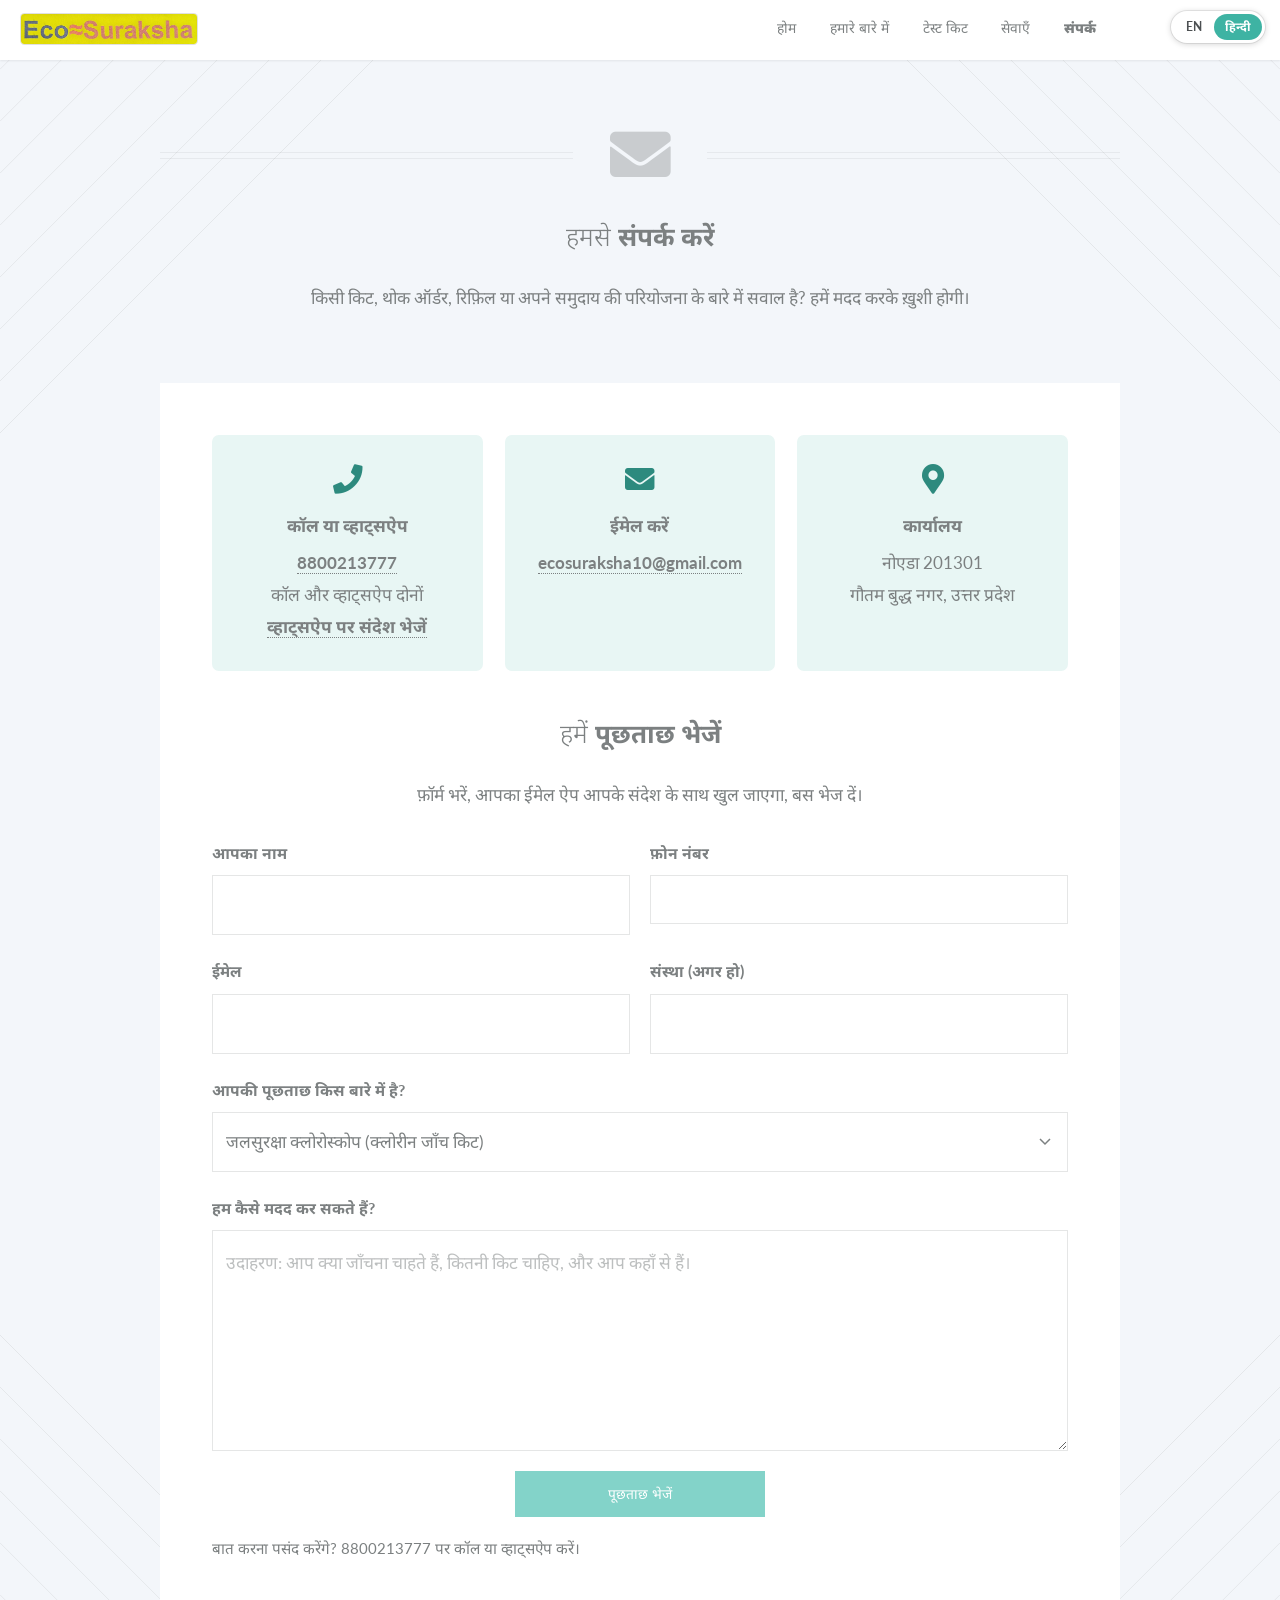
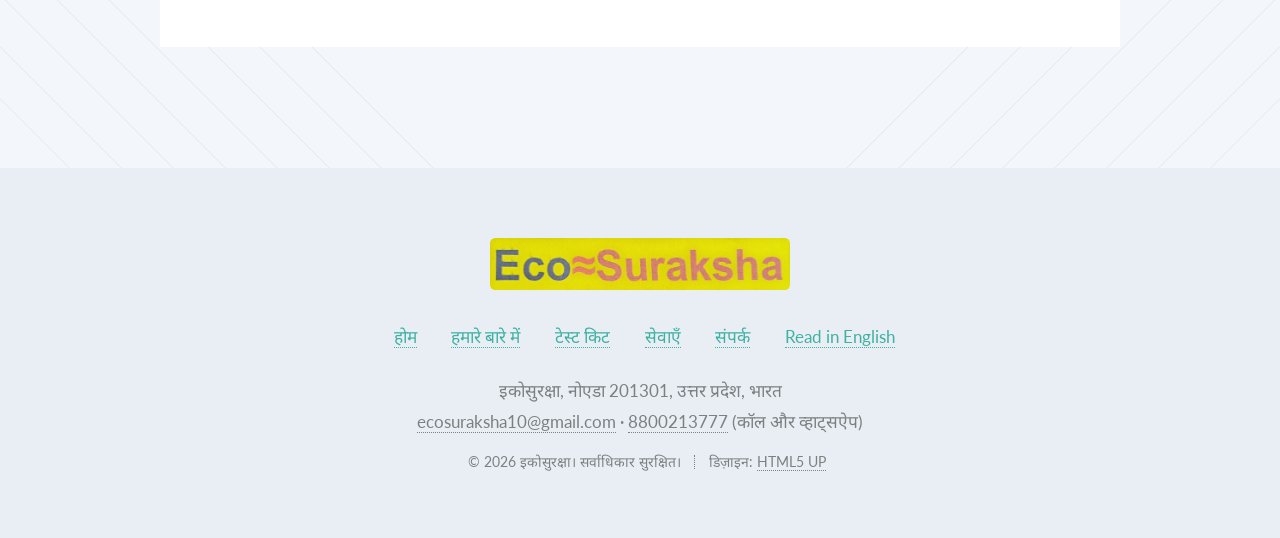
<file: hi/contact.html>
<!DOCTYPE HTML>
<html lang="hi">
	<head>
		<title>इकोसुरक्षा से संपर्क करें | पूछताछ, थोक ऑर्डर और परियोजना सहायता</title>
		<meta charset="utf-8" />
		<meta name="viewport" content="width=device-width, initial-scale=1" />
		<meta name="description" content="पानी जाँच किट की पूछताछ, थोक ऑर्डर, रीएजेंट रिफ़िल और एनजीओ परियोजना सहायता के लिए नोएडा, भारत में इकोसुरक्षा से संपर्क करें। 8800213777 पर कॉल या व्हाट्सऐप करें, या ecosuraksha10@gmail.com पर ईमेल करें।" />
		<meta property="og:title" content="इकोसुरक्षा से संपर्क करें" />
		<meta property="og:description" content="पानी की जाँच और पर्यावरण के काम के लिए पूछताछ, थोक ऑर्डर और परियोजना सहायता।" />
		<meta property="og:type" content="website" />
		<meta property="og:locale" content="hi_IN" />
		<meta property="og:url" content="https://ecosuraksha.com/hi/contact.html" />
		<link rel="canonical" href="https://ecosuraksha.com/hi/contact.html" />
		<link rel="alternate" hreflang="en" href="https://ecosuraksha.com/contact.html" />
		<link rel="alternate" hreflang="hi" href="https://ecosuraksha.com/hi/contact.html" />
		<link rel="alternate" hreflang="x-default" href="https://ecosuraksha.com/contact.html" />
		<link rel="preconnect" href="https://fonts.googleapis.com" />
		<link rel="preconnect" href="https://fonts.gstatic.com" crossorigin />
		<link rel="stylesheet" href="https://fonts.googleapis.com/css2?family=Noto+Sans+Devanagari:wght@400;600;700&amp;display=swap" />
		<link rel="stylesheet" href="../assets/css/main.css" />
		<link rel="stylesheet" href="../assets/css/custom.css" />
		<noscript><link rel="stylesheet" href="../assets/css/noscript.css" /></noscript>
		<script type="application/ld+json">
		{
		  "@context": "https://schema.org",
		  "@type": "ContactPage",
		  "@id": "https://ecosuraksha.com/hi/contact.html#webpage",
		  "url": "https://ecosuraksha.com/hi/contact.html",
		  "name": "इकोसुरक्षा से संपर्क करें",
		  "inLanguage": "hi",
		  "isPartOf": { "@id": "https://ecosuraksha.com/#website" },
		  "about": { "@id": "https://ecosuraksha.com/#organization" }
		}
		</script>
	</head>
	<body class="contact is-preload">
		<div id="page-wrapper">

			<!-- Language toggle -->
			<nav class="es-lang-toggle" aria-label="Language / भाषा">
				<a href="../contact.html" lang="en" hreflang="en" title="View in English">EN</a>
				<a href="contact.html" class="active" lang="hi" aria-current="true">हिन्दी</a>
			</nav>
			<a class="es-mobile-logo" href="index.html"><img src="../images/logo.png" alt="इकोसुरक्षा" /></a>

			<!-- Header -->
				<header id="header">
					<h1 id="logo"><a href="index.html"><img class="es-logo" src="../images/logo.png" alt="इकोसुरक्षा" /></a></h1>
					<nav id="nav">
						<ul>
							<li><a href="index.html">होम</a></li>
							<li><a href="about.html">हमारे बारे में</a></li>
							<li><a href="products.html">टेस्ट किट</a></li>
							<li><a href="services.html">सेवाएँ</a></li>
							<li class="current"><a href="contact.html">संपर्क</a></li>
						</ul>
					</nav>
				</header>

			<!-- Main -->
				<article id="main">

					<header class="special container">
						<span class="icon solid fa-envelope"></span>
						<h2>हमसे <strong>संपर्क करें</strong></h2>
						<p>किसी किट, थोक ऑर्डर, रिफ़िल या अपने समुदाय की परियोजना के बारे में सवाल है? हमें मदद करके ख़ुशी होगी।</p>
					</header>

					<section class="wrapper style4 special container">

						<ul class="es-contact-cards">
							<li>
								<span class="icon solid fa-phone"></span>
								<strong>कॉल या व्हाट्सऐप</strong>
								<a href="tel:+918800213777">8800213777</a><br /><span class="small">कॉल और व्हाट्सऐप दोनों</span><br /><a href="https://wa.me/918800213777" target="_blank" rel="noopener">व्हाट्सऐप पर संदेश भेजें</a>
							</li>
							<li>
								<span class="icon solid fa-envelope"></span>
								<strong>ईमेल करें</strong>
								<a href="mailto:ecosuraksha10@gmail.com">ecosuraksha10@gmail.com</a>
							</li>
							<li>
								<span class="icon solid fa-map-marker-alt"></span>
								<strong>कार्यालय</strong>
								नोएडा 201301<br />गौतम बुद्ध नगर, उत्तर प्रदेश
							</li>
						</ul>

						<header class="es-section-title" id="enquiry">
							<h2>हमें <strong>पूछताछ भेजें</strong></h2>
							<p>फ़ॉर्म भरें, आपका ईमेल ऐप आपके संदेश के साथ खुल जाएगा, बस भेज दें।</p>
						</header>

						<div class="content">
							<form class="es-form" id="enquiry-form" action="mailto:ecosuraksha10@gmail.com" method="post" enctype="text/plain">
								<div class="row gtr-50">
									<div class="col-6 col-12-mobile">
										<label for="f-name">आपका नाम</label>
										<input type="text" id="f-name" name="name" required />
									</div>
									<div class="col-6 col-12-mobile">
										<label for="f-phone">फ़ोन नंबर</label>
										<input type="tel" id="f-phone" name="phone" />
									</div>
									<div class="col-6 col-12-mobile">
										<label for="f-email">ईमेल</label>
										<input type="email" id="f-email" name="email" />
									</div>
									<div class="col-6 col-12-mobile">
										<label for="f-org">संस्था (अगर हो)</label>
										<input type="text" id="f-org" name="organisation" />
									</div>
									<div class="col-12">
										<label for="f-topic">आपकी पूछताछ किस बारे में है?</label>
										<select id="f-topic" name="topic">
											<option value="JalSuraksha Chloroscope (chlorine test kit)">जलसुरक्षा क्लोरोस्कोप (क्लोरीन जाँच किट)</option>
											<option value="JalSuraksha H2S Vial (bacteria test)">जलसुरक्षा एच2एस वायल (बैक्टीरिया जाँच)</option>
											<option value="JalSuraksha Turbidity Tube">जलसुरक्षा टर्बिडिटी ट्यूब</option>
											<option value="Bulk or institutional order">थोक या संस्थागत ऑर्डर</option>
											<option value="Project support for an NGO or institution">एनजीओ या संस्थान के लिए परियोजना सहायता</option>
											<option value="Something else">कुछ और</option>
										</select>
									</div>
									<div class="col-12">
										<label for="f-message">हम कैसे मदद कर सकते हैं?</label>
										<textarea id="f-message" name="message" rows="6" required placeholder="उदाहरण: आप क्या जाँचना चाहते हैं, कितनी किट चाहिए, और आप कहाँ से हैं।"></textarea>
									</div>
									<div class="col-12">
										<ul class="buttons">
											<li><input type="submit" class="primary" value="पूछताछ भेजें" /></li>
										</ul>
									</div>
								</div>
								<p class="es-hint">बात करना पसंद करेंगे? 8800213777 पर कॉल या व्हाट्सऐप करें।</p>
							</form>
						</div>

					</section>

				</article>

			<!-- Footer -->
				<footer id="footer">
					<a class="es-footer-logo" href="index.html"><img src="../images/logo.png" alt="इकोसुरक्षा" /></a>
					<ul class="es-footer-links">
						<li><a href="index.html">होम</a></li>
						<li><a href="about.html">हमारे बारे में</a></li>
						<li><a href="products.html">टेस्ट किट</a></li>
						<li><a href="services.html">सेवाएँ</a></li>
						<li><a href="contact.html">संपर्क</a></li>
						<li><a href="../contact.html" lang="en" hreflang="en">Read in English</a></li>
					</ul>
					<p class="es-footer-contact">
						इकोसुरक्षा, नोएडा 201301, उत्तर प्रदेश, भारत<br />
						<a href="mailto:ecosuraksha10@gmail.com">ecosuraksha10@gmail.com</a> &middot;
						<a href="tel:+918800213777">8800213777</a> (कॉल और व्हाट्सऐप)
					</p>
					<ul class="copyright">
						<li>&copy; 2026 इकोसुरक्षा। सर्वाधिकार सुरक्षित।</li><li>डिज़ाइन: <a href="http://html5up.net">HTML5 UP</a></li>
					</ul>
				</footer>

		</div>

		<!-- Scripts -->
			<script src="../assets/js/jquery.min.js"></script>
			<script src="../assets/js/jquery.dropotron.min.js"></script>
			<script src="../assets/js/jquery.scrolly.min.js"></script>
			<script src="../assets/js/jquery.scrollex.min.js"></script>
			<script src="../assets/js/browser.min.js"></script>
			<script src="../assets/js/breakpoints.min.js"></script>
			<script src="../assets/js/util.js"></script>
			<script src="../assets/js/main.js"></script>
			<script>
				(function () {
					var form = document.getElementById('enquiry-form');
					var topic = document.getElementById('f-topic');

					// Pre-select the topic when arriving from a product or services page (?topic=...)
					var map = {
						chloroscope: 'JalSuraksha Chloroscope (chlorine test kit)',
						h2s: 'JalSuraksha H2S Vial (bacteria test)',
						turbidity: 'JalSuraksha Turbidity Tube',
						bulk: 'Bulk or institutional order',
						project: 'Project support for an NGO or institution'
					};
					var match = /[?&]topic=([^&#]+)/.exec(window.location.search);
					if (match && map[match[1]]) { topic.value = map[match[1]]; }

					// Open the visitor's email app with the enquiry filled in.
					form.addEventListener('submit', function (e) {
						e.preventDefault();
						var v = function (id) { return document.getElementById(id).value.trim(); };
						var lines = [
							'नाम / Name: ' + v('f-name'),
							'फ़ोन / Phone: ' + v('f-phone'),
							'ईमेल / Email: ' + v('f-email'),
							'संस्था / Organisation: ' + v('f-org'),
							'विषय / Enquiry about: ' + topic.value,
							'(हिन्दी वेबसाइट से / from the Hindi website)',
							'',
							v('f-message')
						];
						var subject = 'Website enquiry (Hindi): ' + topic.value;
						window.location.href = 'mailto:ecosuraksha10@gmail.com'
							+ '?subject=' + encodeURIComponent(subject)
							+ '&body=' + encodeURIComponent(lines.join('\r\n'));
					});
				})();
			</script>

	</body>
</html>
</file>
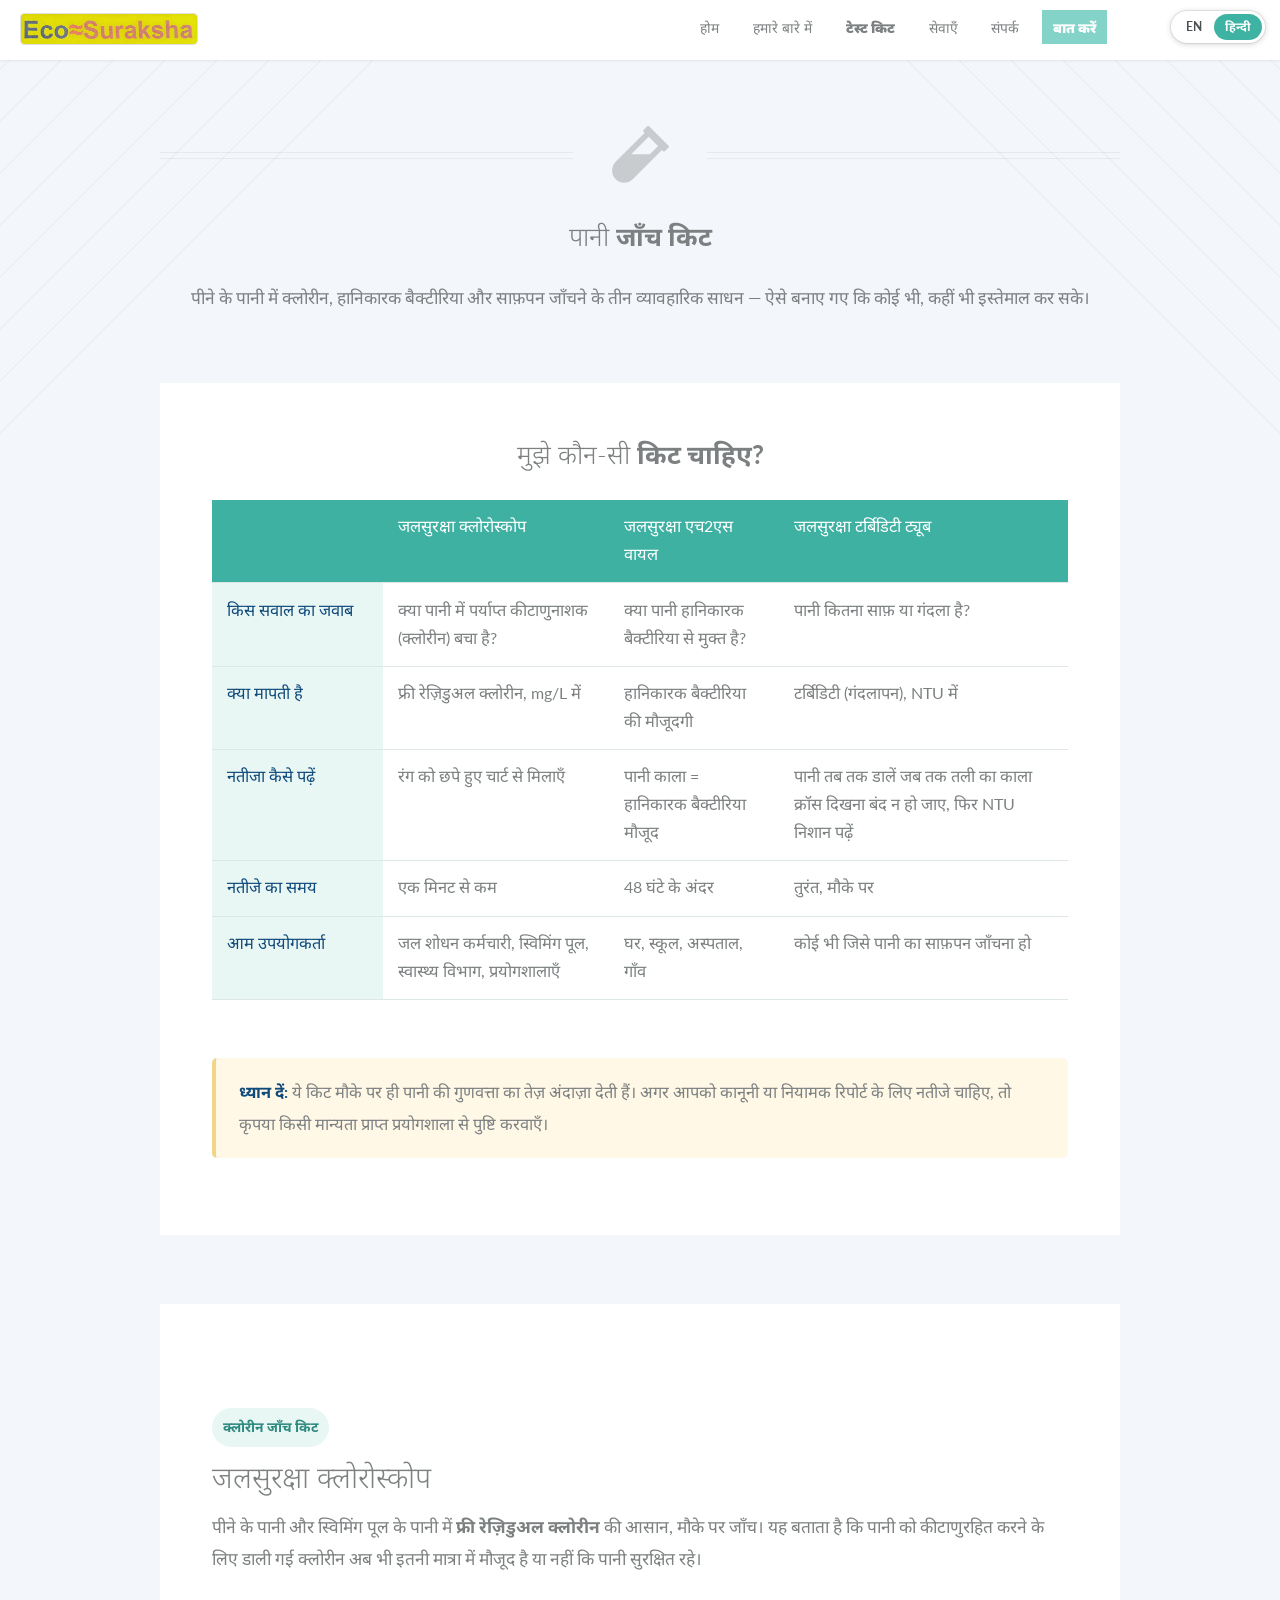
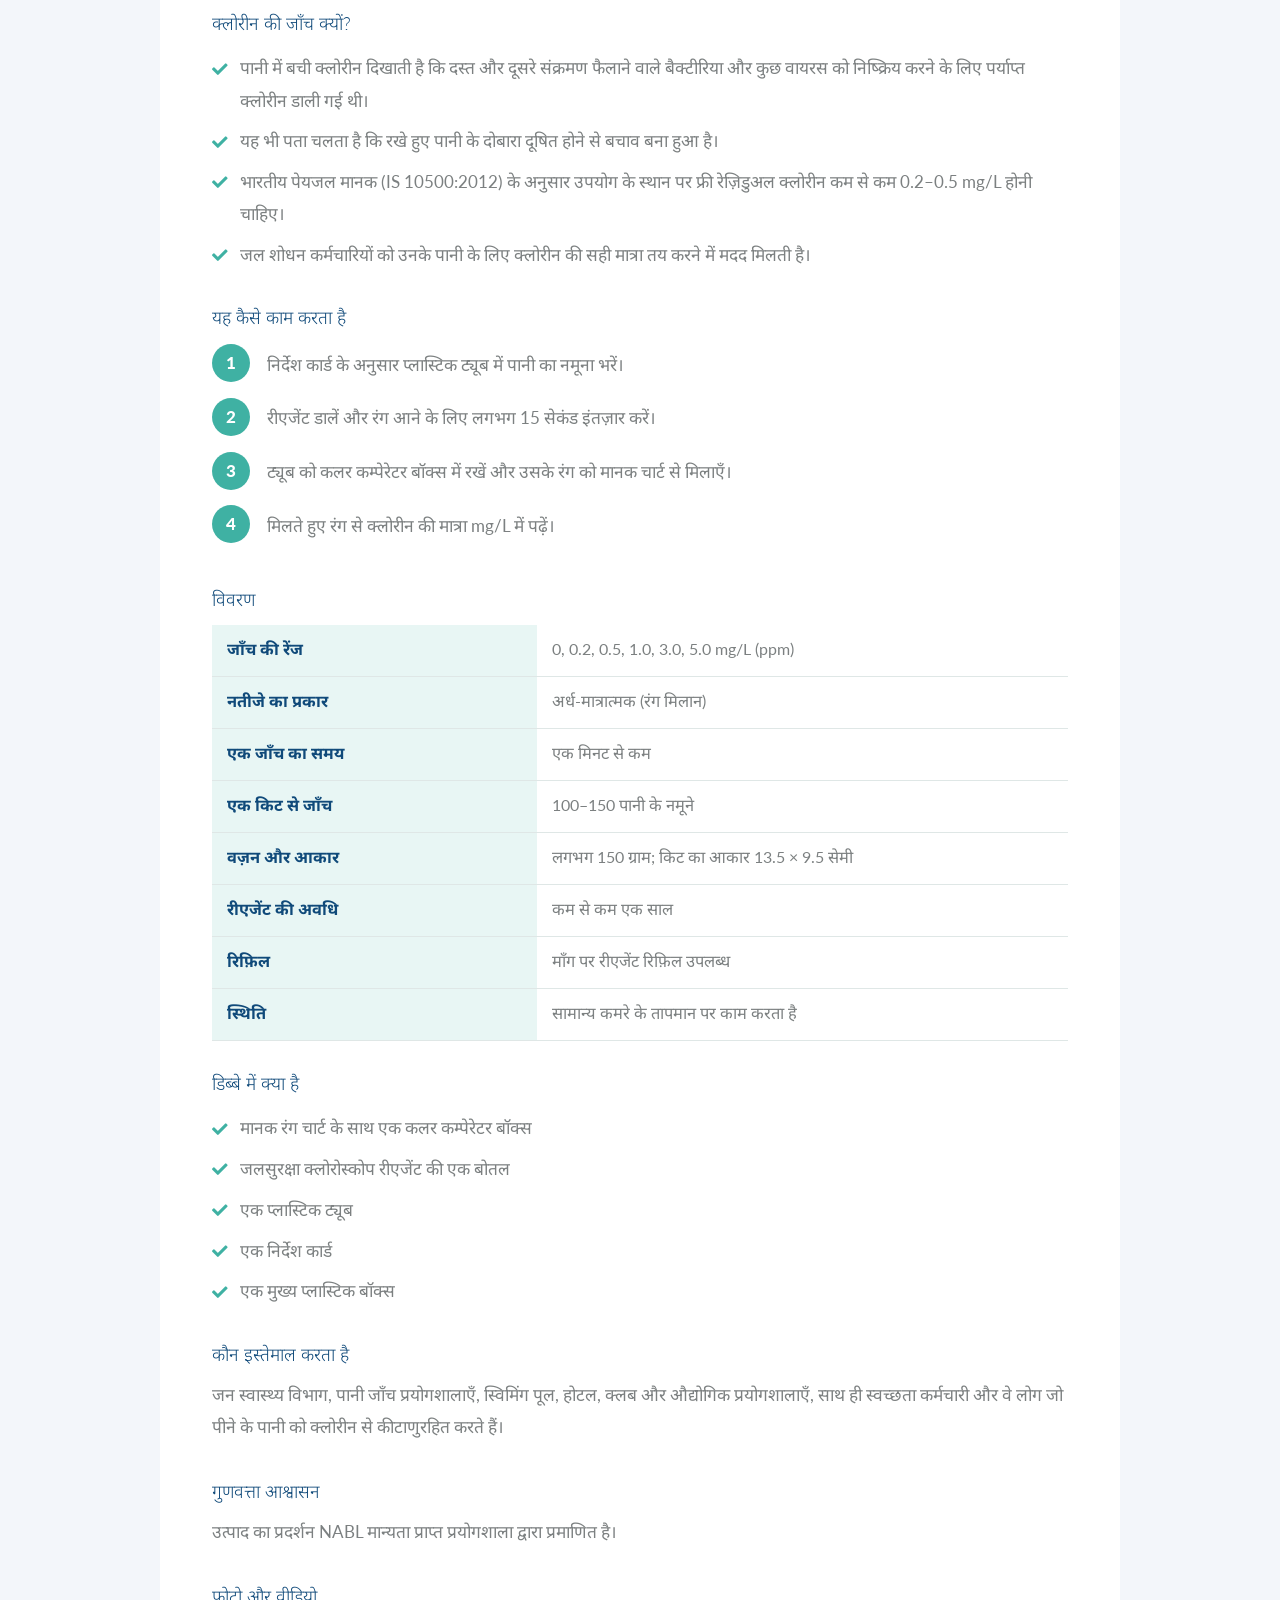
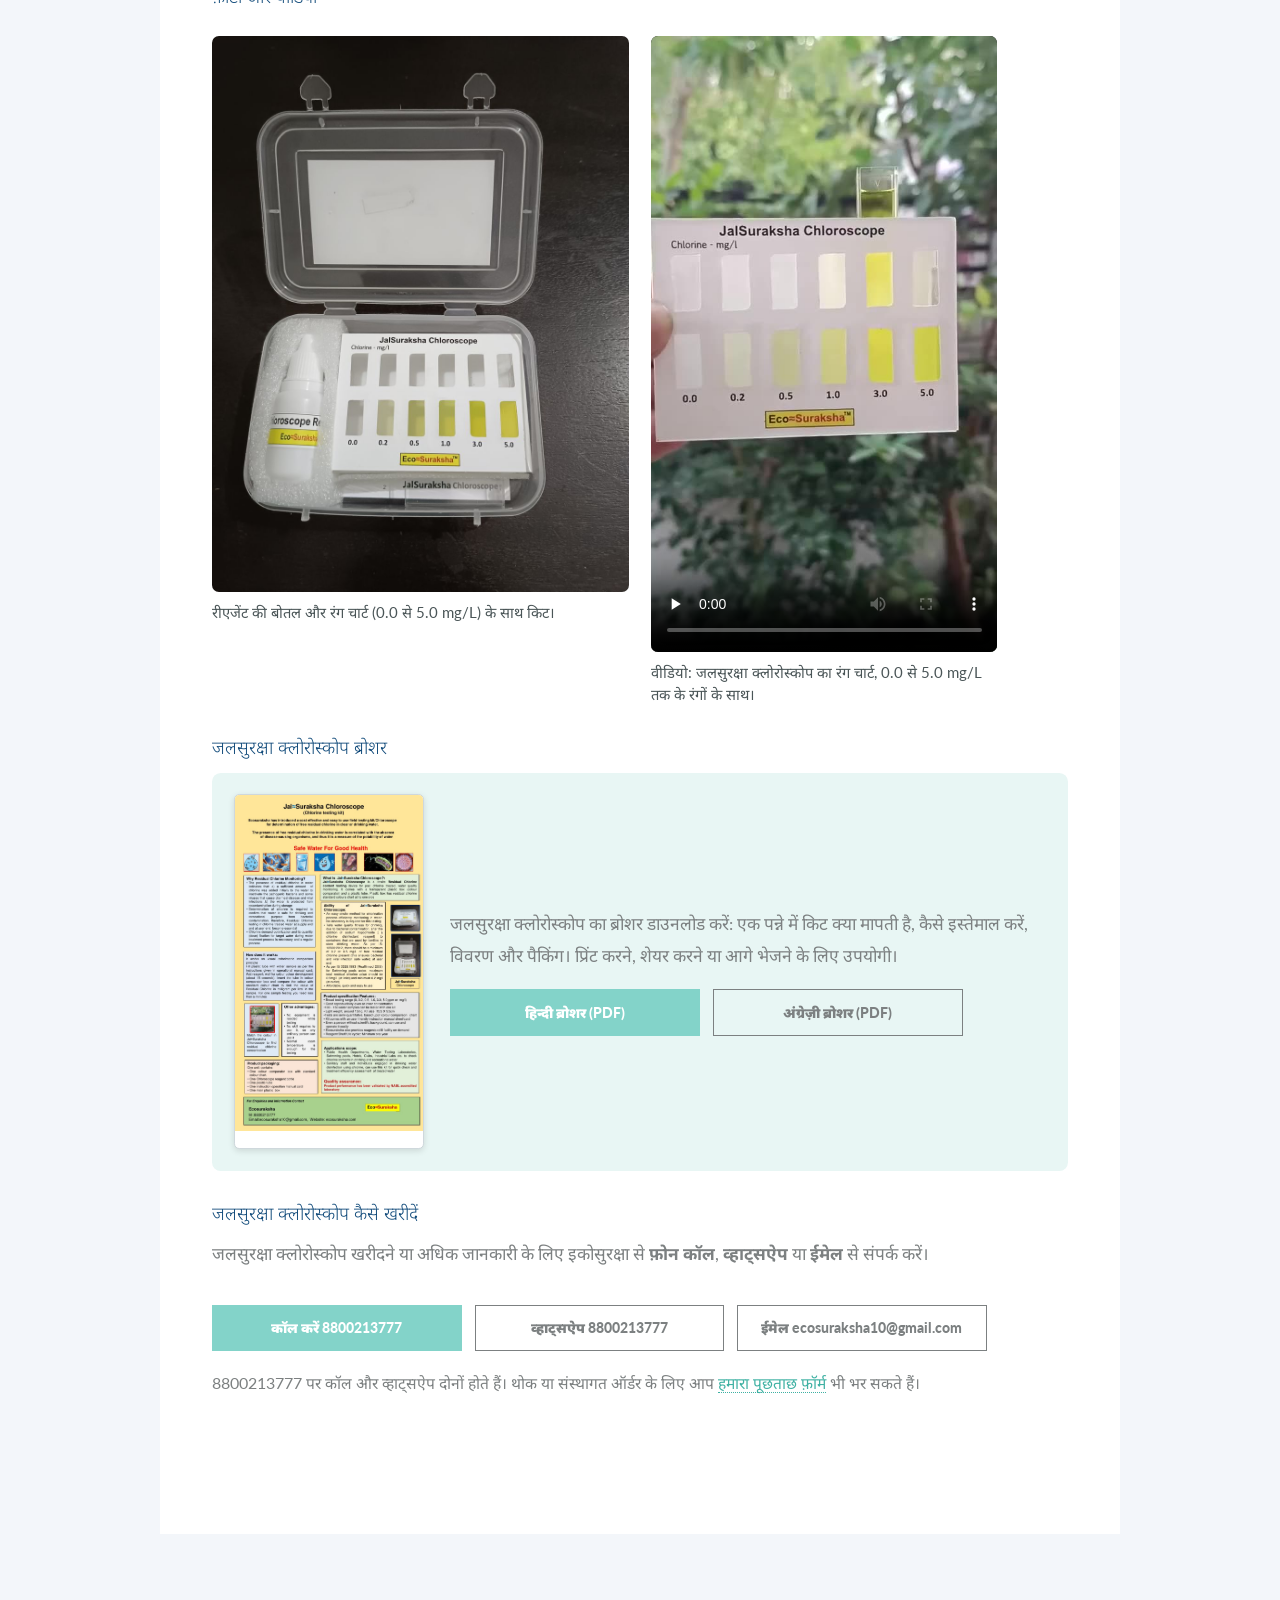
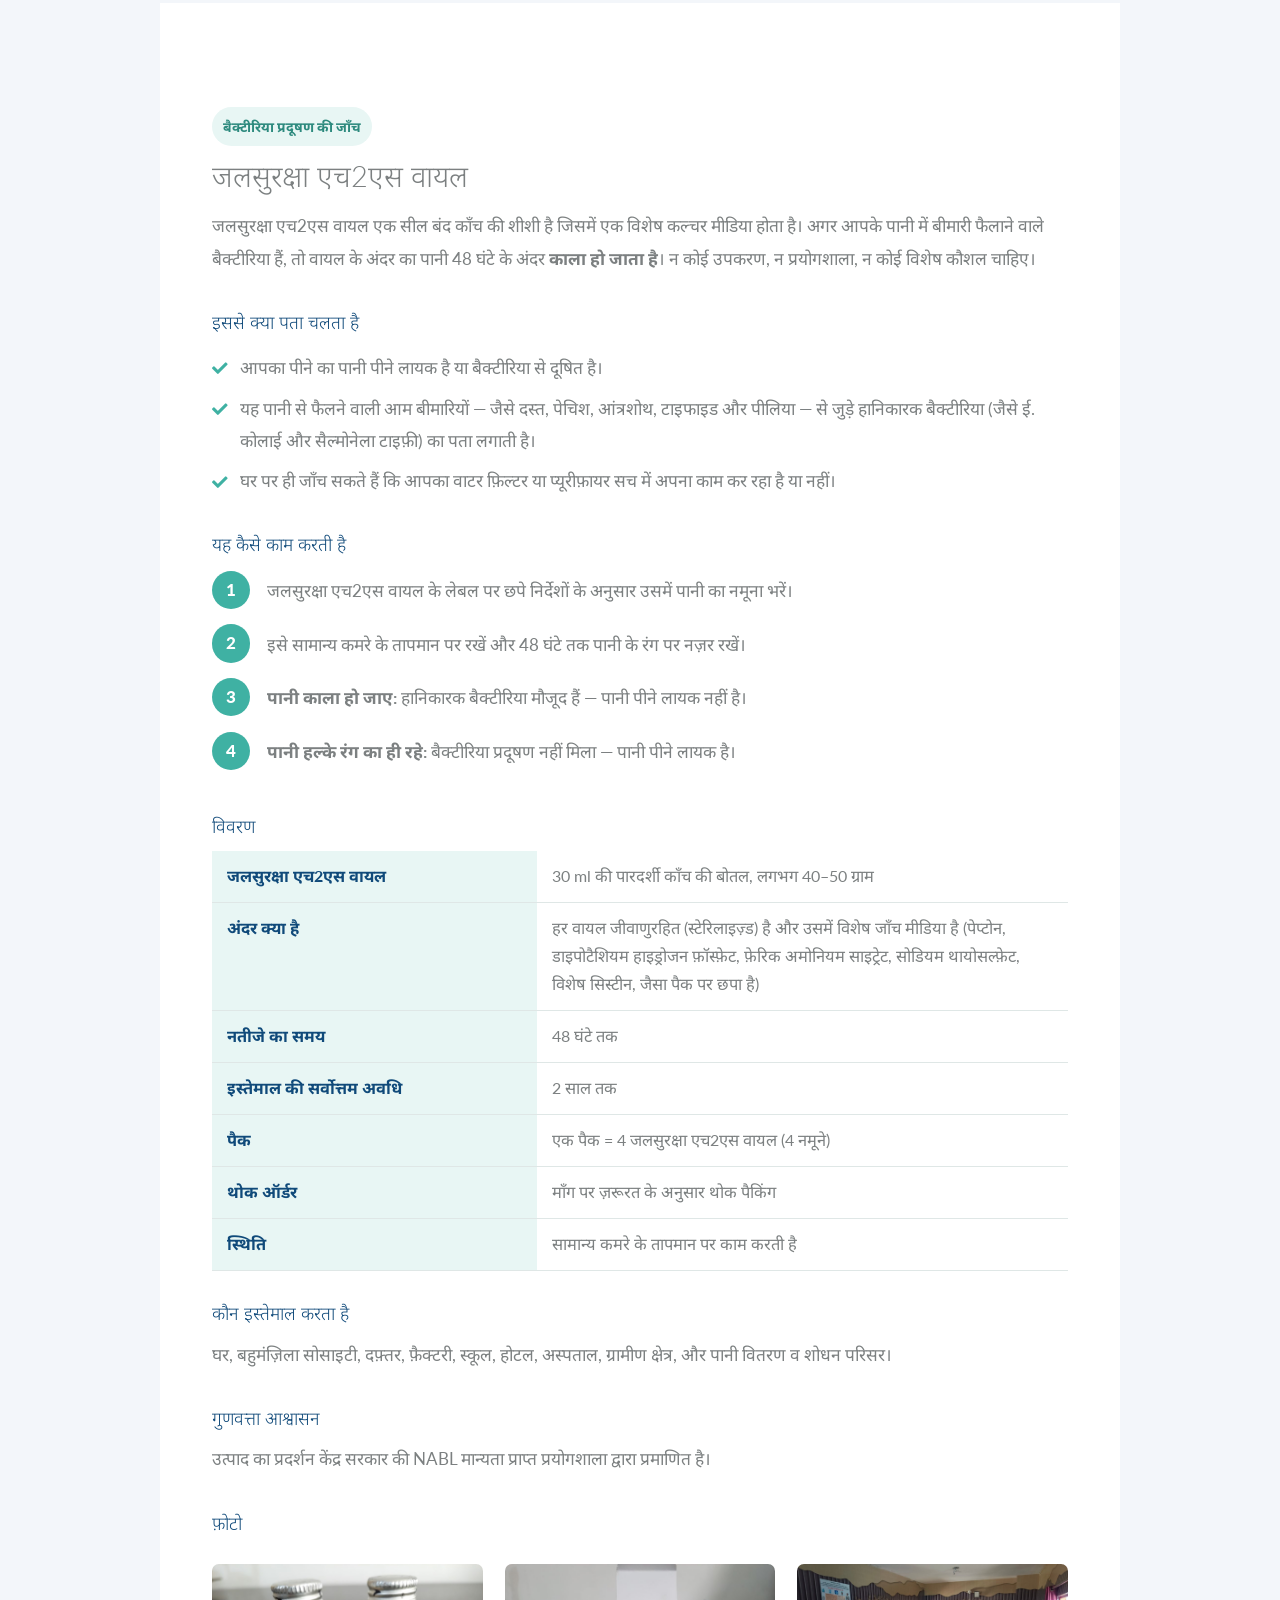
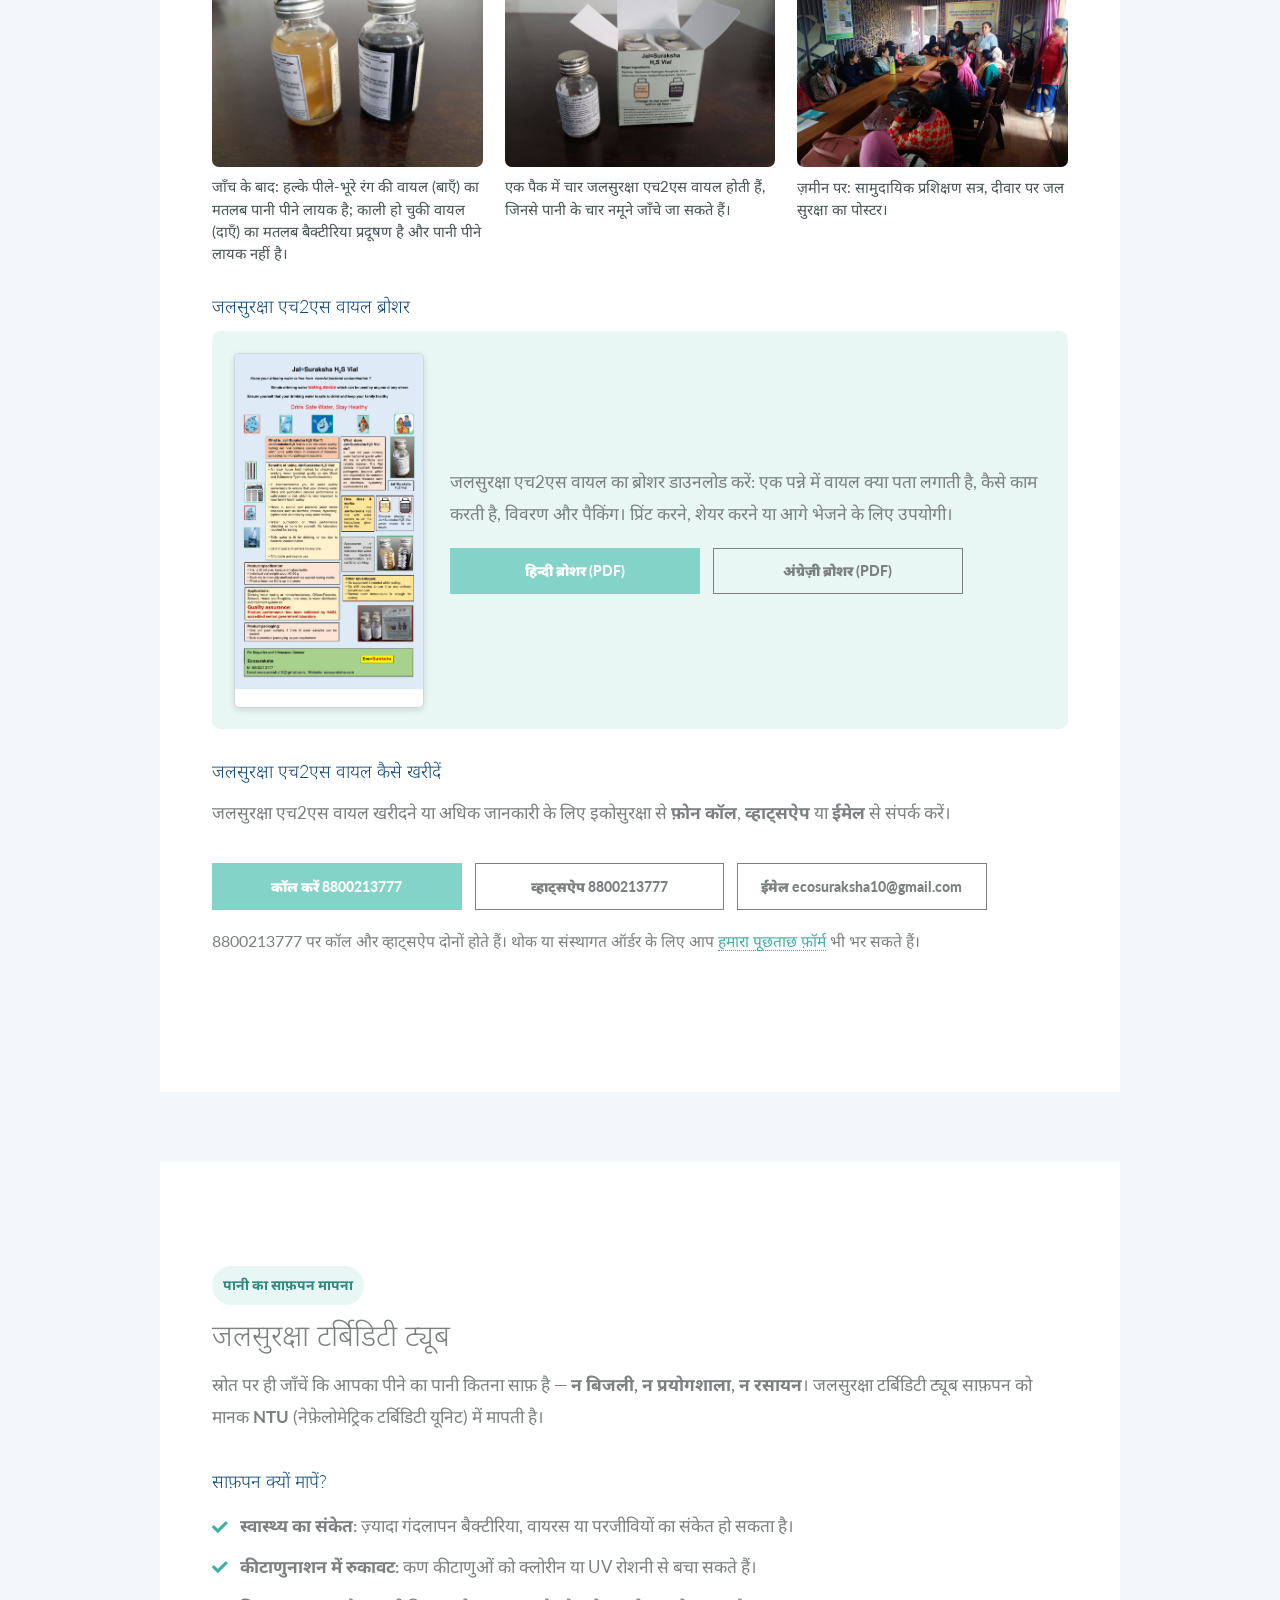
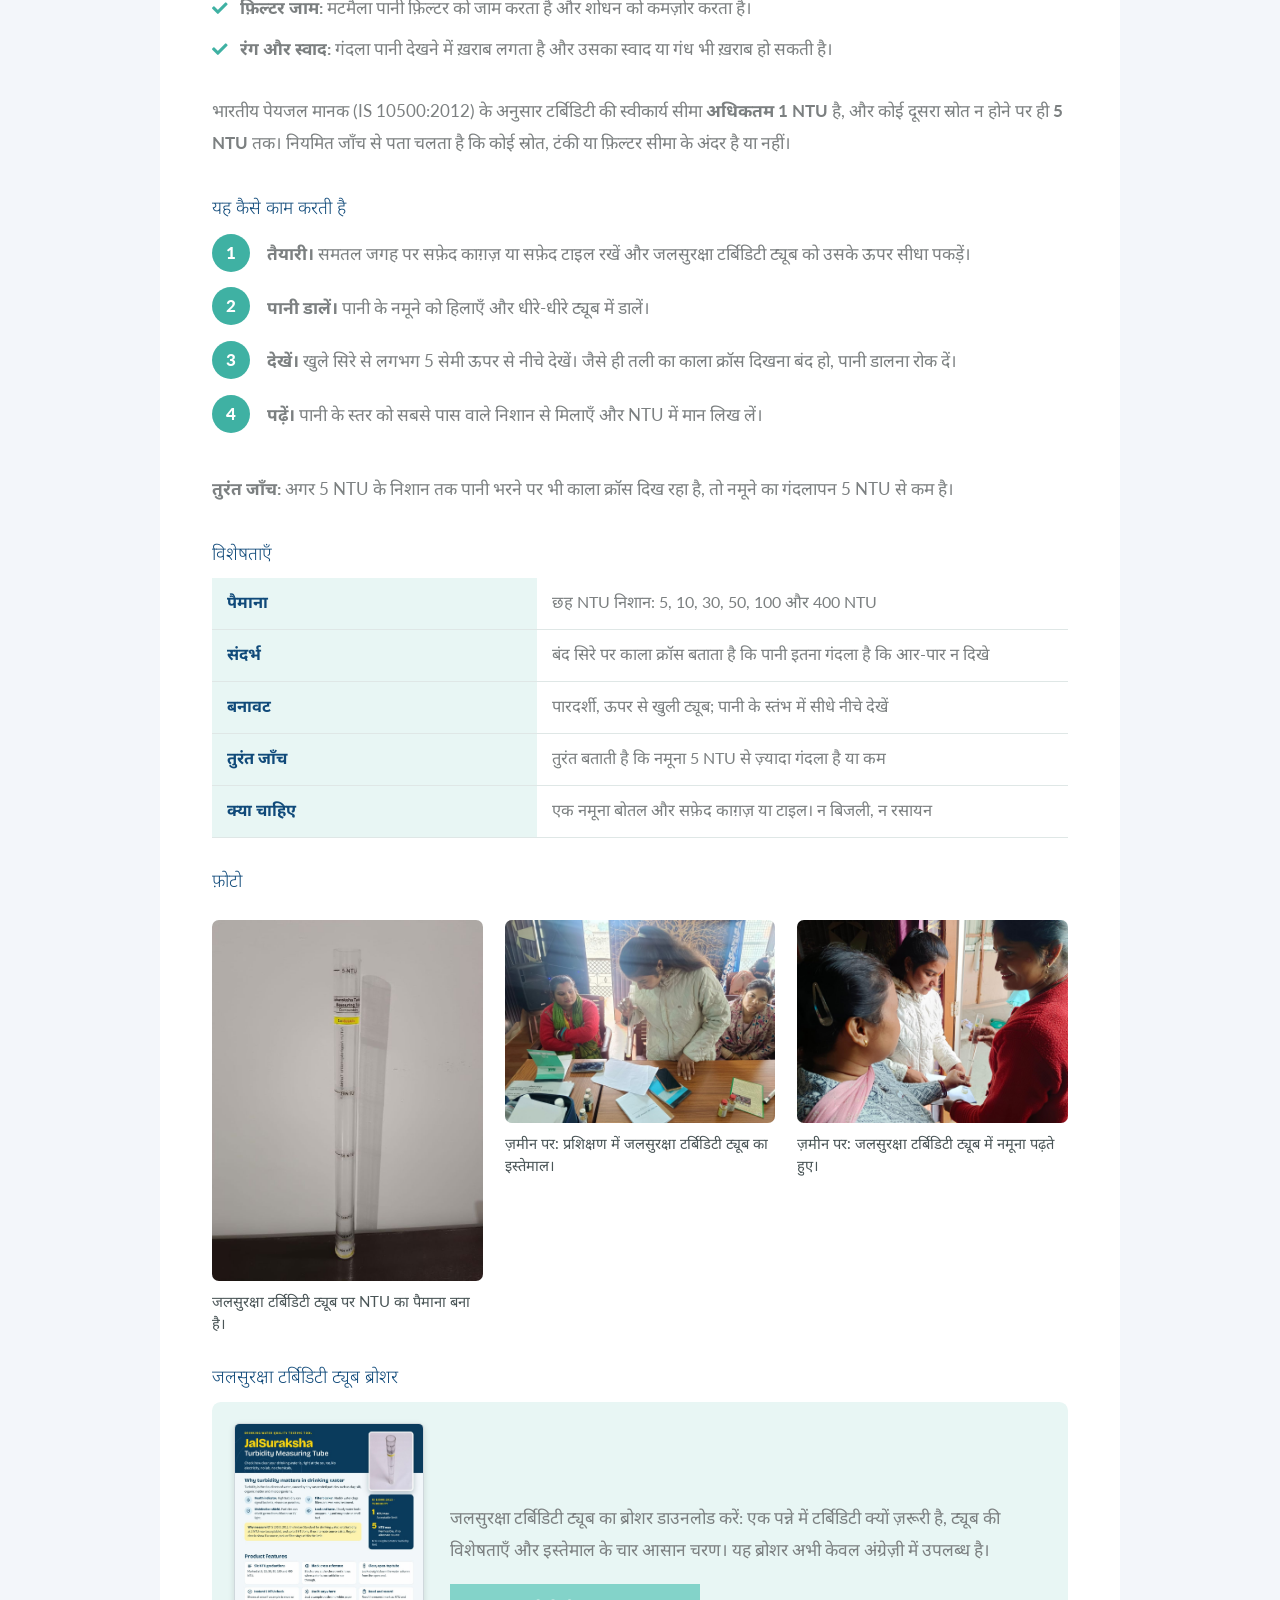
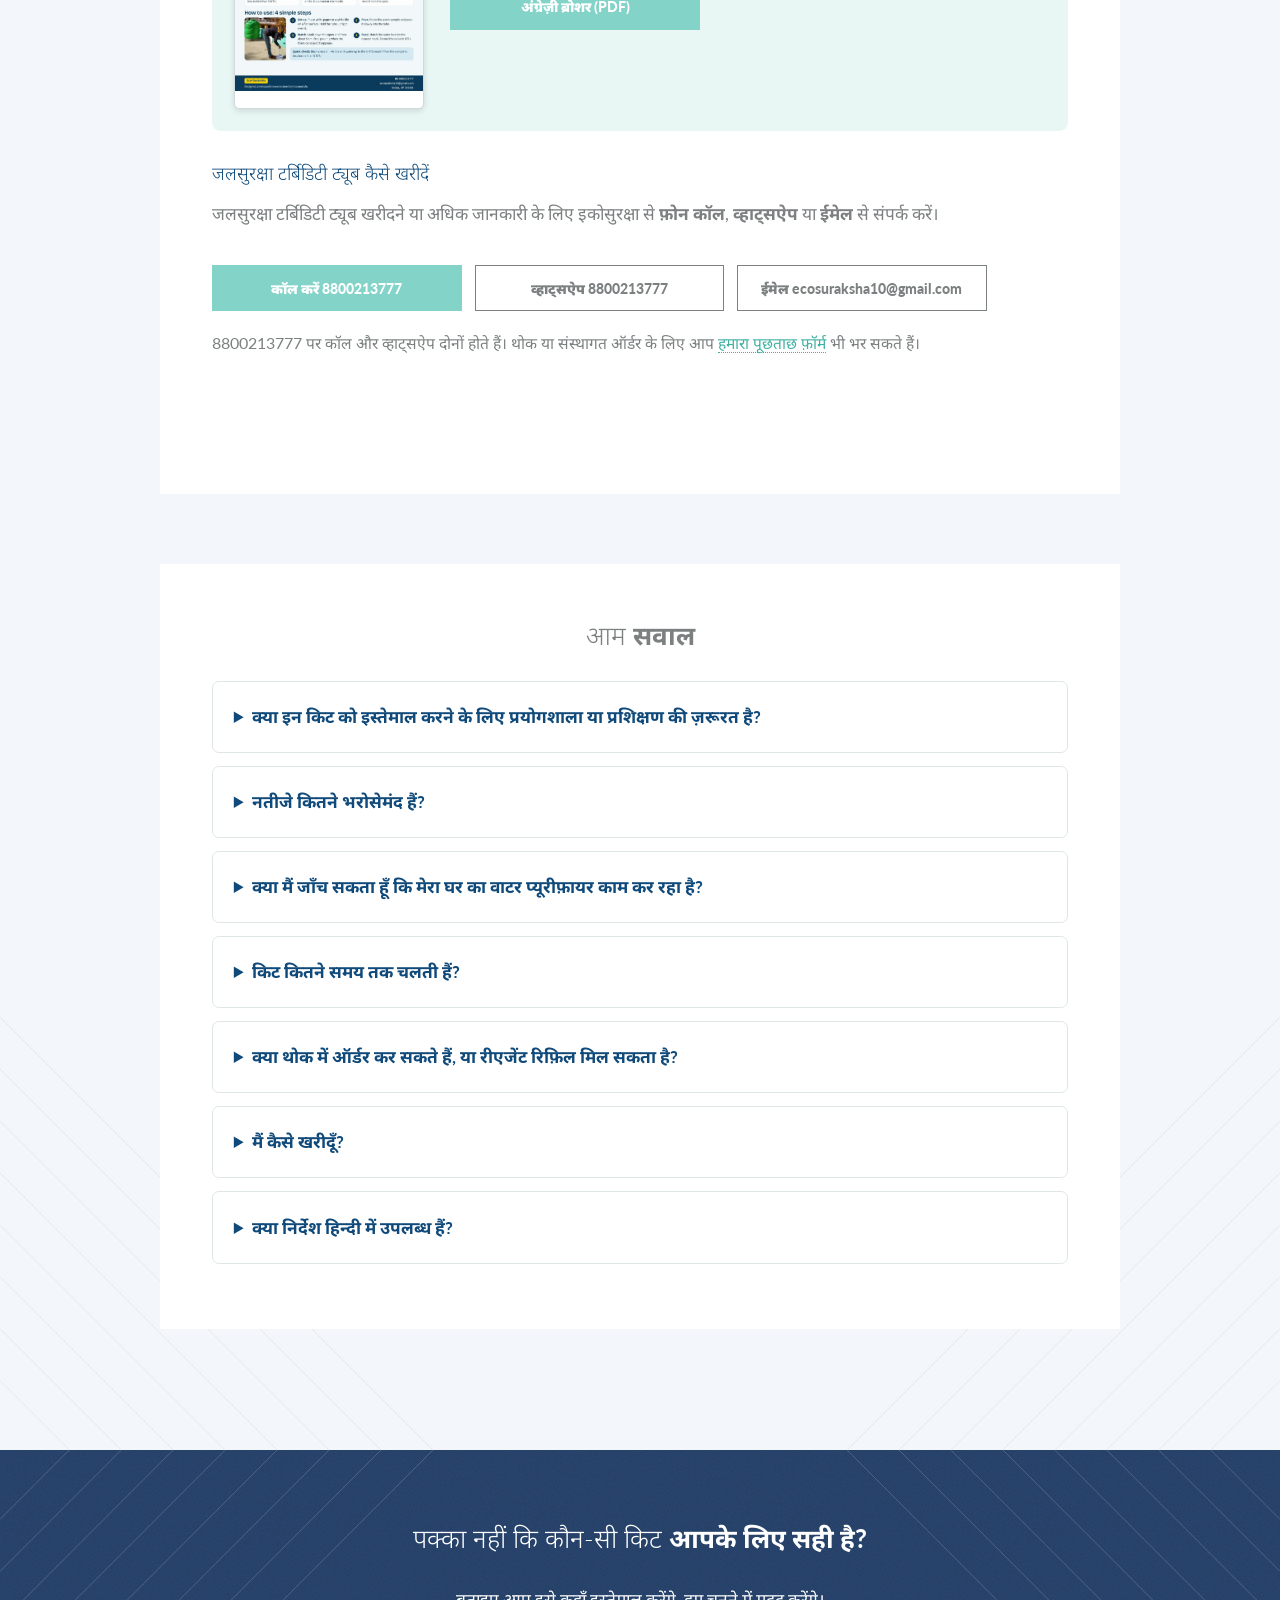
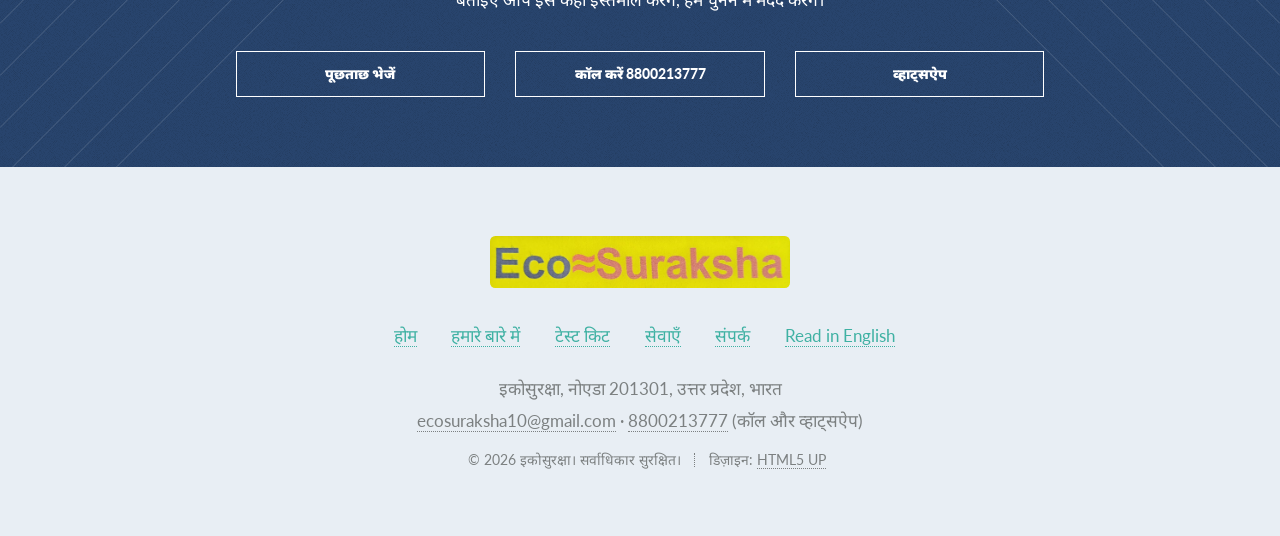
<file: hi/products.html>
<!DOCTYPE HTML>
<html lang="hi">
	<head>
		<title>पानी जाँच किट | जलसुरक्षा क्लोरोस्कोप, एच2एस वायल, टर्बिडिटी ट्यूब | इकोसुरक्षा</title>
		<meta charset="utf-8" />
		<meta name="viewport" content="width=device-width, initial-scale=1" />
		<meta name="description" content="इकोसुरक्षा की पानी जाँच किट की तुलना करें: जलसुरक्षा क्लोरोस्कोप (क्लोरीन), जलसुरक्षा एच2एस वायल (हानिकारक बैक्टीरिया) और जलसुरक्षा टर्बिडिटी ट्यूब (पानी का साफ़पन)। हर किट कैसे काम करती है, डिब्बे में क्या है, विवरण और कैसे खरीदें।" />
		<meta property="og:title" content="पानी जाँच किट | इकोसुरक्षा" />
		<meta property="og:description" content="क्लोरीन, बैक्टीरिया और टर्बिडिटी जाँच किट, जिन्हें कोई भी इस्तेमाल कर सकता है, बिना प्रयोगशाला के।" />
		<meta property="og:type" content="website" />
		<meta property="og:locale" content="hi_IN" />
		<meta property="og:url" content="https://ecosuraksha.com/hi/products.html" />
		<link rel="canonical" href="https://ecosuraksha.com/hi/products.html" />
		<link rel="alternate" hreflang="en" href="https://ecosuraksha.com/products.html" />
		<link rel="alternate" hreflang="hi" href="https://ecosuraksha.com/hi/products.html" />
		<link rel="alternate" hreflang="x-default" href="https://ecosuraksha.com/products.html" />
		<link rel="preconnect" href="https://fonts.googleapis.com" />
		<link rel="preconnect" href="https://fonts.gstatic.com" crossorigin />
		<link rel="stylesheet" href="https://fonts.googleapis.com/css2?family=Noto+Sans+Devanagari:wght@400;600;700&amp;display=swap" />
		<link rel="stylesheet" href="../assets/css/main.css" />
		<link rel="stylesheet" href="../assets/css/custom.css" />
		<noscript><link rel="stylesheet" href="../assets/css/noscript.css" /></noscript>
		<script type="application/ld+json">
		{
		  "@context": "https://schema.org",
		  "@graph": [
		    {
		      "@type": "CollectionPage",
		      "@id": "https://ecosuraksha.com/hi/products.html#webpage",
		      "url": "https://ecosuraksha.com/hi/products.html",
		      "name": "पानी जाँच किट | इकोसुरक्षा",
		      "inLanguage": "hi",
		      "isPartOf": { "@id": "https://ecosuraksha.com/#website" },
		      "about": { "@id": "https://ecosuraksha.com/#organization" },
		      "hasPart": [
		        { "@id": "https://ecosuraksha.com/products.html#chloroscope" },
		        { "@id": "https://ecosuraksha.com/products.html#h2s-vial" },
		        { "@id": "https://ecosuraksha.com/products.html#turbidity-tube" }
		      ]
		    },
		    {
		      "@type": "FAQPage",
		      "inLanguage": "hi",
		      "mainEntity": [
		        { "@type": "Question", "name": "क्या इन किट को इस्तेमाल करने के लिए प्रयोगशाला या प्रशिक्षण की ज़रूरत है?",
		          "acceptedAnswer": { "@type": "Answer", "text": "नहीं। किट के लिए न कोई उपकरण चाहिए, न विज्ञान की पढ़ाई। हर किट के साथ आसान निर्देश आते हैं, और जाँच सामान्य कमरे के तापमान पर होती है।" } },
		        { "@type": "Question", "name": "नतीजे कितने भरोसेमंद हैं?",
		          "acceptedAnswer": { "@type": "Answer", "text": "हमारी किट का प्रदर्शन NABL मान्यता प्राप्त प्रयोगशाला द्वारा प्रमाणित है। ये मौके पर जाँच के साधन हैं; कानूनी या नियामक रिपोर्ट के लिए किसी मान्यता प्राप्त प्रयोगशाला से पुष्टि करवाएँ।" } },
		        { "@type": "Question", "name": "क्या मैं जाँच सकता हूँ कि मेरा घर का वाटर प्यूरीफ़ायर काम कर रहा है?",
		          "acceptedAnswer": { "@type": "Answer", "text": "हाँ। समय-समय पर जलसुरक्षा एच2एस वायल से अपने साफ़ किए गए पानी की जाँच करने से पता चलता है कि फ़िल्टर अब भी आपके परिवार को बैक्टीरिया प्रदूषण से बचा रहा है या नहीं।" } },
		        { "@type": "Question", "name": "किट कितने समय तक चलती हैं?",
		          "acceptedAnswer": { "@type": "Answer", "text": "जलसुरक्षा क्लोरोस्कोप का रीएजेंट कम से कम एक साल चलता है और एक किट से 100–150 जाँच होती हैं। जलसुरक्षा एच2एस वायल दो साल तक इस्तेमाल के लिए सबसे अच्छी रहती है।" } },
		        { "@type": "Question", "name": "मैं कैसे खरीदूँ?",
		          "acceptedAnswer": { "@type": "Answer", "text": "इकोसुरक्षा से 8800213777 पर कॉल या व्हाट्सऐप करें, या ecosuraksha10@gmail.com पर ईमेल करें।" } }
		      ]
		    }
		  ]
		}
		</script>
	</head>
	<body class="no-sidebar is-preload">
		<div id="page-wrapper">

			<!-- Language toggle -->
			<nav class="es-lang-toggle" aria-label="Language / भाषा">
				<a href="../products.html" lang="en" hreflang="en" title="View in English">EN</a>
				<a href="products.html" class="active" lang="hi" aria-current="true">हिन्दी</a>
			</nav>
			<a class="es-mobile-logo" href="index.html"><img src="../images/logo.png" alt="इकोसुरक्षा" /></a>

			<!-- Header -->
				<header id="header">
					<h1 id="logo"><a href="index.html"><img class="es-logo" src="../images/logo.png" alt="इकोसुरक्षा" /></a></h1>
					<nav id="nav">
						<ul>
							<li><a href="index.html">होम</a></li>
							<li><a href="about.html">हमारे बारे में</a></li>
							<li class="current"><a href="products.html">टेस्ट किट</a></li>
							<li><a href="services.html">सेवाएँ</a></li>
							<li><a href="contact.html">संपर्क</a></li>
							<li><a href="contact.html" class="button primary">बात करें</a></li>
						</ul>
					</nav>
				</header>

			<!-- Main -->
				<article id="main">

					<header class="special container">
						<span class="icon solid fa-vial"></span>
						<h2>पानी <strong>जाँच किट</strong></h2>
						<p>पीने के पानी में क्लोरीन, हानिकारक बैक्टीरिया और साफ़पन जाँचने के तीन व्यावहारिक साधन &mdash; ऐसे बनाए गए कि कोई भी, कहीं भी इस्तेमाल कर सके।</p>
					</header>

					<!-- Which kit? -->
						<section class="wrapper style4 container special">
							<header class="es-section-title">
								<h2>मुझे कौन-सी <strong>किट चाहिए?</strong></h2>
							</header>
							<div class="es-table-wrap">
								<table class="es-compare">
									<thead>
										<tr>
											<th></th>
											<th>जलसुरक्षा क्लोरोस्कोप</th>
											<th>जलसुरक्षा एच2एस वायल</th>
											<th>जलसुरक्षा टर्बिडिटी ट्यूब</th>
										</tr>
									</thead>
									<tbody>
										<tr>
											<th>किस सवाल का जवाब</th>
											<td>क्या पानी में पर्याप्त कीटाणुनाशक (क्लोरीन) बचा है?</td>
											<td>क्या पानी हानिकारक बैक्टीरिया से मुक्त है?</td>
											<td>पानी कितना साफ़ या गंदला है?</td>
										</tr>
										<tr>
											<th>क्या मापती है</th>
											<td>फ्री रेज़िडुअल क्लोरीन, mg/L में</td>
											<td>हानिकारक बैक्टीरिया की मौजूदगी</td>
											<td>टर्बिडिटी (गंदलापन), NTU में</td>
										</tr>
										<tr>
											<th>नतीजा कैसे पढ़ें</th>
											<td>रंग को छपे हुए चार्ट से मिलाएँ</td>
											<td>पानी काला = हानिकारक बैक्टीरिया मौजूद</td>
											<td>पानी तब तक डालें जब तक तली का काला क्रॉस दिखना बंद न हो जाए, फिर NTU निशान पढ़ें</td>
										</tr>
										<tr>
											<th>नतीजे का समय</th>
											<td>एक मिनट से कम</td>
											<td>48 घंटे के अंदर</td>
											<td>तुरंत, मौके पर</td>
										</tr>
										<tr>
											<th>आम उपयोगकर्ता</th>
											<td>जल शोधन कर्मचारी, स्विमिंग पूल, स्वास्थ्य विभाग, प्रयोगशालाएँ</td>
											<td>घर, स्कूल, अस्पताल, गाँव</td>
											<td>कोई भी जिसे पानी का साफ़पन जाँचना हो</td>
										</tr>
									</tbody>
								</table>
							</div>
							<div class="es-note">
								<strong>ध्यान दें:</strong> ये किट मौके पर ही पानी की गुणवत्ता का तेज़ अंदाज़ा देती हैं। अगर आपको कानूनी या नियामक रिपोर्ट के लिए नतीजे चाहिए, तो कृपया किसी मान्यता प्राप्त प्रयोगशाला से पुष्टि करवाएँ।
							</div>
						</section>

					<!-- ============ CHLOROSCOPE ============ -->
						<section class="wrapper style4 container" id="chloroscope">
							<div class="es-detail">
								<div class="row gtr-150">
									<div class="col-12">
										<div class="es-text">
										<span class="es-kicker">क्लोरीन जाँच किट</span>
										<h3>जलसुरक्षा क्लोरोस्कोप</h3>
										<p>पीने के पानी और स्विमिंग पूल के पानी में <strong>फ्री रेज़िडुअल क्लोरीन</strong> की आसान, मौके पर जाँच। यह बताता है कि पानी को कीटाणुरहित करने के लिए डाली गई क्लोरीन अब भी इतनी मात्रा में मौजूद है या नहीं कि पानी सुरक्षित रहे।</p>

										<h4>क्लोरीन की जाँच क्यों?</h4>
										<ul class="es-ticks">
											<li>पानी में बची क्लोरीन दिखाती है कि दस्त और दूसरे संक्रमण फैलाने वाले बैक्टीरिया और कुछ वायरस को निष्क्रिय करने के लिए पर्याप्त क्लोरीन डाली गई थी।</li>
											<li>यह भी पता चलता है कि रखे हुए पानी के दोबारा दूषित होने से बचाव बना हुआ है।</li>
											<li>भारतीय पेयजल मानक (IS 10500:2012) के अनुसार उपयोग के स्थान पर फ्री रेज़िडुअल क्लोरीन कम से कम 0.2&ndash;0.5 mg/L होनी चाहिए।</li>
											<li>जल शोधन कर्मचारियों को उनके पानी के लिए क्लोरीन की सही मात्रा तय करने में मदद मिलती है।</li>
										</ul>

										<h4>यह कैसे काम करता है</h4>
										<ol class="es-steps">
											<li>निर्देश कार्ड के अनुसार प्लास्टिक ट्यूब में पानी का नमूना भरें।</li>
											<li>रीएजेंट डालें और रंग आने के लिए लगभग 15 सेकंड इंतज़ार करें।</li>
											<li>ट्यूब को कलर कम्पेरेटर बॉक्स में रखें और उसके रंग को मानक चार्ट से मिलाएँ।</li>
											<li>मिलते हुए रंग से क्लोरीन की मात्रा mg/L में पढ़ें।</li>
										</ol>

										<h4>विवरण</h4>
										<table class="es-spec">
											<tr><th>जाँच की रेंज</th><td>0, 0.2, 0.5, 1.0, 3.0, 5.0 mg/L (ppm)</td></tr>
											<tr><th>नतीजे का प्रकार</th><td>अर्ध-मात्रात्मक (रंग मिलान)</td></tr>
											<tr><th>एक जाँच का समय</th><td>एक मिनट से कम</td></tr>
											<tr><th>एक किट से जाँच</th><td>100&ndash;150 पानी के नमूने</td></tr>
											<tr><th>वज़न और आकार</th><td>लगभग 150 ग्राम; किट का आकार 13.5 &times; 9.5 सेमी</td></tr>
											<tr><th>रीएजेंट की अवधि</th><td>कम से कम एक साल</td></tr>
											<tr><th>रिफ़िल</th><td>माँग पर रीएजेंट रिफ़िल उपलब्ध</td></tr>
											<tr><th>स्थिति</th><td>सामान्य कमरे के तापमान पर काम करता है</td></tr>
										</table>

										<h4>डिब्बे में क्या है</h4>
										<ul class="es-ticks">
											<li>मानक रंग चार्ट के साथ एक कलर कम्पेरेटर बॉक्स</li>
											<li>जलसुरक्षा क्लोरोस्कोप रीएजेंट की एक बोतल</li>
											<li>एक प्लास्टिक ट्यूब</li>
											<li>एक निर्देश कार्ड</li>
											<li>एक मुख्य प्लास्टिक बॉक्स</li>
										</ul>

										<h4>कौन इस्तेमाल करता है</h4>
										<p>जन स्वास्थ्य विभाग, पानी जाँच प्रयोगशालाएँ, स्विमिंग पूल, होटल, क्लब और औद्योगिक प्रयोगशालाएँ, साथ ही स्वच्छता कर्मचारी और वे लोग जो पीने के पानी को क्लोरीन से कीटाणुरहित करते हैं।</p>

										<h4>गुणवत्ता आश्वासन</h4>
										<p>उत्पाद का प्रदर्शन NABL मान्यता प्राप्त प्रयोगशाला द्वारा प्रमाणित है।</p>
										<h4>फ़ोटो और वीडियो</h4>
										<div class="es-gallery es-photos">
										<figure>
											<img src="../images/web/chloroscope-kit-open.jpg" alt="खुली हुई जलसुरक्षा क्लोरोस्कोप किट, रीएजेंट की बोतल और 0.0 से 5.0 mg/L का रंग चार्ट" loading="lazy" />
											<figcaption>रीएजेंट की बोतल और रंग चार्ट (0.0 से 5.0 mg/L) के साथ किट।</figcaption>
										</figure>
											<figure class="es-video portrait">
												<video controls preload="none" playsinline poster="../images/web/video-chloroscope-poster.jpg"><source src="../videos/chloroscope-colour-card.mp4" type="video/mp4" />आपका ब्राउज़र यह वीडियो नहीं चला सकता।</video>
												<figcaption>वीडियो: जलसुरक्षा क्लोरोस्कोप का रंग चार्ट, 0.0 से 5.0 mg/L तक के रंगों के साथ।</figcaption>
											</figure>
										</div>

										<h4 id="brochure-chloroscope">जलसुरक्षा क्लोरोस्कोप ब्रोशर</h4>
										<div class="es-brochure-card">
											<a class="es-brochure-thumb" href="../images/JalsurakshaChloroscope%20Broch_Hindi.pdf" target="_blank" rel="noopener"><img src="../images/web/brochure-chloroscope.jpg" alt="जलसुरक्षा क्लोरोस्कोप ब्रोशर का पहला पन्ना" loading="lazy" /></a>
											<div>
												<p>जलसुरक्षा क्लोरोस्कोप का ब्रोशर डाउनलोड करें: एक पन्ने में किट क्या मापती है, कैसे इस्तेमाल करें, विवरण और पैकिंग। प्रिंट करने, शेयर करने या आगे भेजने के लिए उपयोगी।</p>
												<ul class="es-btn-row">
													<li><a href="../images/JalsurakshaChloroscope%20Broch_Hindi.pdf" class="button primary" target="_blank" rel="noopener">हिन्दी ब्रोशर (PDF)</a></li>
													<li><a href="../images/JalsurakshaChloroscope%20Broch_Eng.pdf" class="button" target="_blank" rel="noopener">अंग्रेज़ी ब्रोशर (PDF)</a></li>
												</ul>
											</div>
										</div>

										<h4 id="buy-chloroscope">जलसुरक्षा क्लोरोस्कोप कैसे खरीदें</h4>
										<p>जलसुरक्षा क्लोरोस्कोप खरीदने या अधिक जानकारी के लिए इकोसुरक्षा से <strong>फ़ोन कॉल</strong>, <strong>व्हाट्सऐप</strong> या <strong>ईमेल</strong> से संपर्क करें।</p>
										<ul class="es-btn-row">
											<li><a href="tel:+918800213777" class="button primary">कॉल करें 8800213777</a></li>
											<li><a href="https://wa.me/918800213777" class="button" target="_blank" rel="noopener">व्हाट्सऐप 8800213777</a></li>
											<li><a href="mailto:ecosuraksha10@gmail.com?subject=Enquiry%20about%20JalSuraksha%20Chloroscope" class="button">ईमेल <span class="es-lc">ecosuraksha10@gmail.com</span></a></li>
										</ul>
										<p class="es-hint">8800213777 पर कॉल और व्हाट्सऐप दोनों होते हैं। थोक या संस्थागत ऑर्डर के लिए आप <a href="contact.html?topic=chloroscope#enquiry">हमारा पूछताछ फ़ॉर्म</a> भी भर सकते हैं।</p>
										</div>
									</div>
								</div>
							</div>
						</section>

					<!-- ============ H2S VIAL ============ -->
						<section class="wrapper style4 container" id="h2s-vial">
							<div class="es-detail">
								<div class="row gtr-150">
									<div class="col-12">
										<div class="es-text">
										<span class="es-kicker">बैक्टीरिया प्रदूषण की जाँच</span>
										<h3>जलसुरक्षा एच2एस वायल</h3>
										<p>जलसुरक्षा एच2एस वायल एक सील बंद काँच की शीशी है जिसमें एक विशेष कल्चर मीडिया होता है। अगर आपके पानी में बीमारी फैलाने वाले बैक्टीरिया हैं, तो वायल के अंदर का पानी 48 घंटे के अंदर <strong>काला हो जाता है</strong>। न कोई उपकरण, न प्रयोगशाला, न कोई विशेष कौशल चाहिए।</p>

										<h4>इससे क्या पता चलता है</h4>
										<ul class="es-ticks">
											<li>आपका पीने का पानी पीने लायक है या बैक्टीरिया से दूषित है।</li>
											<li>यह पानी से फैलने वाली आम बीमारियों &mdash; जैसे दस्त, पेचिश, आंत्रशोथ, टाइफाइड और पीलिया &mdash; से जुड़े हानिकारक बैक्टीरिया (जैसे <em>ई. कोलाई</em> और <em>सैल्मोनेला</em> टाइफ़ी) का पता लगाती है।</li>
											<li>घर पर ही जाँच सकते हैं कि आपका वाटर फ़िल्टर या प्यूरीफ़ायर सच में अपना काम कर रहा है या नहीं।</li>
										</ul>

										<h4>यह कैसे काम करती है</h4>
										<ol class="es-steps">
											<li>जलसुरक्षा एच2एस वायल के लेबल पर छपे निर्देशों के अनुसार उसमें पानी का नमूना भरें।</li>
											<li>इसे सामान्य कमरे के तापमान पर रखें और 48 घंटे तक पानी के रंग पर नज़र रखें।</li>
											<li><strong>पानी काला हो जाए:</strong> हानिकारक बैक्टीरिया मौजूद हैं &mdash; पानी पीने लायक नहीं है।</li>
											<li><strong>पानी हल्के रंग का ही रहे:</strong> बैक्टीरिया प्रदूषण नहीं मिला &mdash; पानी पीने लायक है।</li>
										</ol>

										<h4>विवरण</h4>
										<table class="es-spec">
											<tr><th>जलसुरक्षा एच2एस वायल</th><td>30 ml की पारदर्शी काँच की बोतल, लगभग 40&ndash;50 ग्राम</td></tr>
											<tr><th>अंदर क्या है</th><td>हर वायल जीवाणुरहित (स्टेरिलाइज़्ड) है और उसमें विशेष जाँच मीडिया है (पेप्टोन, डाइपोटैशियम हाइड्रोजन फ़ॉस्फ़ेट, फ़ेरिक अमोनियम साइट्रेट, सोडियम थायोसल्फ़ेट, विशेष सिस्टीन, जैसा पैक पर छपा है)</td></tr>
											<tr><th>नतीजे का समय</th><td>48 घंटे तक</td></tr>
											<tr><th>इस्तेमाल की सर्वोत्तम अवधि</th><td>2 साल तक</td></tr>
											<tr><th>पैक</th><td>एक पैक = 4 जलसुरक्षा एच2एस वायल (4 नमूने)</td></tr>
											<tr><th>थोक ऑर्डर</th><td>माँग पर ज़रूरत के अनुसार थोक पैकिंग</td></tr>
											<tr><th>स्थिति</th><td>सामान्य कमरे के तापमान पर काम करती है</td></tr>
										</table>

										<h4>कौन इस्तेमाल करता है</h4>
										<p>घर, बहुमंज़िला सोसाइटी, दफ़्तर, फ़ैक्टरी, स्कूल, होटल, अस्पताल, ग्रामीण क्षेत्र, और पानी वितरण व शोधन परिसर।</p>

										<h4>गुणवत्ता आश्वासन</h4>
										<p>उत्पाद का प्रदर्शन केंद्र सरकार की NABL मान्यता प्राप्त प्रयोगशाला द्वारा प्रमाणित है।</p>
										<h4>फ़ोटो</h4>
										<div class="es-gallery es-photos">
										<figure>
											<img src="../images/web/h2s-vial-result-safe-vs-unsafe.jpg" alt="जाँच के बाद दो जलसुरक्षा एच2एस वायल: बाईं ओर हल्की पीली-भूरी, दाईं ओर काली" loading="lazy" />
											<figcaption>जाँच के बाद: हल्के पीले-भूरे रंग की वायल (बाएँ) का मतलब पानी पीने लायक है; काली हो चुकी वायल (दाएँ) का मतलब बैक्टीरिया प्रदूषण है और पानी पीने लायक नहीं है।</figcaption>
										</figure>
										<figure>
											<img src="../images/web/h2s-vial-pack.jpg" alt="जलसुरक्षा एच2एस वायल का पैक और एक अलग वायल" loading="lazy" />
											<figcaption>एक पैक में चार जलसुरक्षा एच2एस वायल होती हैं, जिनसे पानी के चार नमूने जाँचे जा सकते हैं।</figcaption>
										</figure>
											<figure>
												<img src="../images/web/training-classroom.jpg" alt="दीवार पर जल सुरक्षा पोस्टर वाले सामुदायिक प्रशिक्षण सत्र में महिलाएँ और बच्चे" loading="lazy" />
												<figcaption>ज़मीन पर: सामुदायिक प्रशिक्षण सत्र, दीवार पर जल सुरक्षा का पोस्टर।</figcaption>
											</figure>
										</div>

										<h4 id="brochure-h2s-vial">जलसुरक्षा एच2एस वायल ब्रोशर</h4>
										<div class="es-brochure-card">
											<a class="es-brochure-thumb" href="../images/JalsurakshaH2S%20VialBroch_Hindi.pdf" target="_blank" rel="noopener"><img src="../images/web/brochure-h2s-vial.jpg" alt="जलसुरक्षा एच2एस वायल ब्रोशर का पहला पन्ना" loading="lazy" /></a>
											<div>
												<p>जलसुरक्षा एच2एस वायल का ब्रोशर डाउनलोड करें: एक पन्ने में वायल क्या पता लगाती है, कैसे काम करती है, विवरण और पैकिंग। प्रिंट करने, शेयर करने या आगे भेजने के लिए उपयोगी।</p>
												<ul class="es-btn-row">
													<li><a href="../images/JalsurakshaH2S%20VialBroch_Hindi.pdf" class="button primary" target="_blank" rel="noopener">हिन्दी ब्रोशर (PDF)</a></li>
													<li><a href="../images/JalsurakshaH2S%20VialsBroch_Eng.pdf" class="button" target="_blank" rel="noopener">अंग्रेज़ी ब्रोशर (PDF)</a></li>
												</ul>
											</div>
										</div>

										<h4 id="buy-h2s">जलसुरक्षा एच2एस वायल कैसे खरीदें</h4>
										<p>जलसुरक्षा एच2एस वायल खरीदने या अधिक जानकारी के लिए इकोसुरक्षा से <strong>फ़ोन कॉल</strong>, <strong>व्हाट्सऐप</strong> या <strong>ईमेल</strong> से संपर्क करें।</p>
										<ul class="es-btn-row">
											<li><a href="tel:+918800213777" class="button primary">कॉल करें 8800213777</a></li>
											<li><a href="https://wa.me/918800213777" class="button" target="_blank" rel="noopener">व्हाट्सऐप 8800213777</a></li>
											<li><a href="mailto:ecosuraksha10@gmail.com?subject=Enquiry%20about%20JalSuraksha%20H2S%20Vial" class="button">ईमेल <span class="es-lc">ecosuraksha10@gmail.com</span></a></li>
										</ul>
										<p class="es-hint">8800213777 पर कॉल और व्हाट्सऐप दोनों होते हैं। थोक या संस्थागत ऑर्डर के लिए आप <a href="contact.html?topic=h2s#enquiry">हमारा पूछताछ फ़ॉर्म</a> भी भर सकते हैं।</p>
										</div>
									</div>
								</div>
							</div>
						</section>

					<!-- ============ TURBIDITY TUBE ============ -->
						<section class="wrapper style4 container" id="turbidity-tube">
							<div class="es-detail">
								<div class="row gtr-150">
									<div class="col-12">
									<div class="es-text">
										<span class="es-kicker">पानी का साफ़पन मापना</span>
										<h3>जलसुरक्षा टर्बिडिटी ट्यूब</h3>
										<p>स्रोत पर ही जाँचें कि आपका पीने का पानी कितना साफ़ है &mdash; <strong>न बिजली, न प्रयोगशाला, न रसायन</strong>। जलसुरक्षा टर्बिडिटी ट्यूब साफ़पन को मानक <strong>NTU</strong> (नेफ़ेलोमेट्रिक टर्बिडिटी यूनिट) में मापती है।</p>

										<h4>साफ़पन क्यों मापें?</h4>
										<ul class="es-ticks">
											<li><strong>स्वास्थ्य का संकेत:</strong> ज़्यादा गंदलापन बैक्टीरिया, वायरस या परजीवियों का संकेत हो सकता है।</li>
											<li><strong>कीटाणुनाशन में रुकावट:</strong> कण कीटाणुओं को क्लोरीन या UV रोशनी से बचा सकते हैं।</li>
											<li><strong>फ़िल्टर जाम:</strong> मटमैला पानी फ़िल्टर को जाम करता है और शोधन को कमज़ोर करता है।</li>
											<li><strong>रंग और स्वाद:</strong> गंदला पानी देखने में ख़राब लगता है और उसका स्वाद या गंध भी ख़राब हो सकती है।</li>
										</ul>
										<p>भारतीय पेयजल मानक (IS 10500:2012) के अनुसार टर्बिडिटी की स्वीकार्य सीमा <strong>अधिकतम 1 NTU</strong> है, और कोई दूसरा स्रोत न होने पर ही <strong>5 NTU</strong> तक। नियमित जाँच से पता चलता है कि कोई स्रोत, टंकी या फ़िल्टर सीमा के अंदर है या नहीं।</p>

										<h4>यह कैसे काम करती है</h4>
										<ol class="es-steps">
											<li><strong>तैयारी।</strong> समतल जगह पर सफ़ेद काग़ज़ या सफ़ेद टाइल रखें और जलसुरक्षा टर्बिडिटी ट्यूब को उसके ऊपर सीधा पकड़ें।</li>
											<li><strong>पानी डालें।</strong> पानी के नमूने को हिलाएँ और धीरे-धीरे ट्यूब में डालें।</li>
											<li><strong>देखें।</strong> खुले सिरे से लगभग 5 सेमी ऊपर से नीचे देखें। जैसे ही तली का काला क्रॉस दिखना बंद हो, पानी डालना रोक दें।</li>
											<li><strong>पढ़ें।</strong> पानी के स्तर को सबसे पास वाले निशान से मिलाएँ और NTU में मान लिख लें।</li>
										</ol>
										<p><strong>तुरंत जाँच:</strong> अगर 5 NTU के निशान तक पानी भरने पर भी काला क्रॉस दिख रहा है, तो नमूने का गंदलापन 5 NTU से कम है।</p>

										<h4>विशेषताएँ</h4>
										<table class="es-spec">
											<tr><th>पैमाना</th><td>छह NTU निशान: 5, 10, 30, 50, 100 और 400 NTU</td></tr>
											<tr><th>संदर्भ</th><td>बंद सिरे पर काला क्रॉस बताता है कि पानी इतना गंदला है कि आर-पार न दिखे</td></tr>
											<tr><th>बनावट</th><td>पारदर्शी, ऊपर से खुली ट्यूब; पानी के स्तंभ में सीधे नीचे देखें</td></tr>
											<tr><th>तुरंत जाँच</th><td>तुरंत बताती है कि नमूना 5 NTU से ज़्यादा गंदला है या कम</td></tr>
											<tr><th>क्या चाहिए</th><td>एक नमूना बोतल और सफ़ेद काग़ज़ या टाइल। न बिजली, न रसायन</td></tr>
										</table>
									<h4>फ़ोटो</h4>
									<div class="es-gallery es-photos">
										<figure>
											<img src="../images/web/turbidity-tube.jpg" alt="लंबाई में NTU निशानों वाली जलसुरक्षा टर्बिडिटी ट्यूब" loading="lazy" />
											<figcaption>जलसुरक्षा टर्बिडिटी ट्यूब पर NTU का पैमाना बना है।</figcaption>
										</figure>
										<figure>
											<img src="../images/web/training-turbidity-tube.jpg" alt="प्रशिक्षण में जलसुरक्षा टर्बिडिटी ट्यूब पकड़े एक प्रतिभागी" loading="lazy" />
											<figcaption>ज़मीन पर: प्रशिक्षण में जलसुरक्षा टर्बिडिटी ट्यूब का इस्तेमाल।</figcaption>
										</figure>
										<figure>
											<img src="../images/web/training-turbidity-closeup.jpg" alt="जलसुरक्षा टर्बिडिटी ट्यूब में पानी का नमूना देखते प्रतिभागी" loading="lazy" />
											<figcaption>ज़मीन पर: जलसुरक्षा टर्बिडिटी ट्यूब में नमूना पढ़ते हुए।</figcaption>
										</figure>
										</div>

									<h4 id="brochure-turbidity-tube">जलसुरक्षा टर्बिडिटी ट्यूब ब्रोशर</h4>
									<div class="es-brochure-card">
										<a class="es-brochure-thumb" href="../images/JalSuraksha_Turbidity_Tube_Brochure.pdf" target="_blank" rel="noopener"><img src="../images/web/brochure-turbidity-tube.jpg" alt="जलसुरक्षा टर्बिडिटी ट्यूब ब्रोशर का पहला पन्ना" loading="lazy" /></a>
										<div>
											<p>जलसुरक्षा टर्बिडिटी ट्यूब का ब्रोशर डाउनलोड करें: एक पन्ने में टर्बिडिटी क्यों ज़रूरी है, ट्यूब की विशेषताएँ और इस्तेमाल के चार आसान चरण। यह ब्रोशर अभी केवल अंग्रेज़ी में उपलब्ध है।</p>
											<ul class="es-btn-row">
												<li><a href="../images/JalSuraksha_Turbidity_Tube_Brochure.pdf" class="button primary" target="_blank" rel="noopener">अंग्रेज़ी ब्रोशर (PDF)</a></li>
											</ul>
										</div>
									</div>

									<h4 id="buy-turbidity">जलसुरक्षा टर्बिडिटी ट्यूब कैसे खरीदें</h4>
									<p>जलसुरक्षा टर्बिडिटी ट्यूब खरीदने या अधिक जानकारी के लिए इकोसुरक्षा से <strong>फ़ोन कॉल</strong>, <strong>व्हाट्सऐप</strong> या <strong>ईमेल</strong> से संपर्क करें।</p>
									<ul class="es-btn-row">
										<li><a href="tel:+918800213777" class="button primary">कॉल करें 8800213777</a></li>
										<li><a href="https://wa.me/918800213777" class="button" target="_blank" rel="noopener">व्हाट्सऐप 8800213777</a></li>
										<li><a href="mailto:ecosuraksha10@gmail.com?subject=Enquiry%20about%20JalSuraksha%20Turbidity%20Tube" class="button">ईमेल <span class="es-lc">ecosuraksha10@gmail.com</span></a></li>
									</ul>
									<p class="es-hint">8800213777 पर कॉल और व्हाट्सऐप दोनों होते हैं। थोक या संस्थागत ऑर्डर के लिए आप <a href="contact.html?topic=turbidity#enquiry">हमारा पूछताछ फ़ॉर्म</a> भी भर सकते हैं।</p>
									</div>
									</div>
								</div>
							</div>
						</section>

					<!-- FAQ -->
						<section class="wrapper style4 container es-faq">
							<header class="es-section-title">
								<h2>आम <strong>सवाल</strong></h2>
							</header>

							<details>
								<summary>क्या इन किट को इस्तेमाल करने के लिए प्रयोगशाला या प्रशिक्षण की ज़रूरत है?</summary>
								<p>नहीं। किट के लिए न कोई उपकरण चाहिए, न विज्ञान की पढ़ाई। हर किट के साथ आसान निर्देश आते हैं, और जाँच सामान्य कमरे के तापमान पर होती है।</p>
							</details>
							<details>
								<summary>नतीजे कितने भरोसेमंद हैं?</summary>
								<p>हमारी किट का प्रदर्शन NABL मान्यता प्राप्त प्रयोगशाला द्वारा प्रमाणित है। जलसुरक्षा क्लोरोस्कोप रंग मिलान से अर्ध-मात्रात्मक नतीजा देता है, और जलसुरक्षा एच2एस वायल बताती है कि हानिकारक बैक्टीरिया मौजूद हैं या नहीं। ये मौके पर जाँच के साधन हैं; कानूनी या नियामक रिपोर्ट के लिए किसी मान्यता प्राप्त प्रयोगशाला से पुष्टि करवाएँ।</p>
							</details>
							<details>
								<summary>क्या मैं जाँच सकता हूँ कि मेरा घर का वाटर प्यूरीफ़ायर काम कर रहा है?</summary>
								<p>हाँ। समय-समय पर जलसुरक्षा एच2एस वायल से अपने साफ़ किए गए पानी की जाँच करने से पता चलता है कि फ़िल्टर अब भी आपके परिवार को बैक्टीरिया प्रदूषण से बचा रहा है या नहीं।</p>
							</details>
							<details>
								<summary>किट कितने समय तक चलती हैं?</summary>
								<p>जलसुरक्षा क्लोरोस्कोप का रीएजेंट कम से कम एक साल चलता है और एक किट से 100&ndash;150 जाँच होती हैं। जलसुरक्षा एच2एस वायल दो साल तक इस्तेमाल के लिए सबसे अच्छी रहती है।</p>
							</details>
							<details>
								<summary>क्या थोक में ऑर्डर कर सकते हैं, या रीएजेंट रिफ़िल मिल सकता है?</summary>
								<p>हाँ। माँग पर जलसुरक्षा क्लोरोस्कोप के रीएजेंट रिफ़िल उपलब्ध हैं, और जलसुरक्षा एच2एस वायल ज़रूरत के अनुसार थोक पैकिंग में दी जा सकती हैं। <a href="contact.html#enquiry">हमें पूछताछ भेजें</a>, 8800213777 पर कॉल या व्हाट्सऐप करें, या ecosuraksha10@gmail.com पर ईमेल करें।</p>
							</details>
							<details>
								<summary>मैं कैसे खरीदूँ?</summary>
								<p>इकोसुरक्षा से 8800213777 पर कॉल या व्हाट्सऐप करें, या ecosuraksha10@gmail.com पर ईमेल करें। हम एक किट के साथ-साथ संस्थागत, स्कूल, एनजीओ या सरकारी ऑर्डर के लिए भी कीमत, उपलब्धता और डिलीवरी के बारे में बताएँगे।</p>
							</details>
							<details>
								<summary>क्या निर्देश हिन्दी में उपलब्ध हैं?</summary>
								<p>हाँ। जलसुरक्षा क्लोरोस्कोप और जलसुरक्षा एच2एस वायल के हिन्दी ब्रोशर ऊपर हर उत्पाद के हिस्से में दिए गए हैं। जलसुरक्षा टर्बिडिटी ट्यूब का ब्रोशर अभी अंग्रेज़ी में उपलब्ध है।</p>
							</details>
						</section>

				</article>

			<!-- CTA -->
				<section id="cta">
					<header>
						<h2>पक्का नहीं कि कौन-सी किट <strong>आपके लिए सही है?</strong></h2>
						<p>बताइए आप इसे कहाँ इस्तेमाल करेंगे, हम चुनने में मदद करेंगे।</p>
					</header>
					<footer>
						<ul class="buttons">
							<li><a href="contact.html#enquiry" class="button">पूछताछ भेजें</a></li>
							<li><a href="tel:+918800213777" class="button">कॉल करें 8800213777</a></li>
							<li><a href="https://wa.me/918800213777" class="button" target="_blank" rel="noopener">व्हाट्सऐप</a></li>
						</ul>
					</footer>
				</section>

			<!-- Footer -->
				<footer id="footer">
					<a class="es-footer-logo" href="index.html"><img src="../images/logo.png" alt="इकोसुरक्षा" /></a>
					<ul class="es-footer-links">
						<li><a href="index.html">होम</a></li>
						<li><a href="about.html">हमारे बारे में</a></li>
						<li><a href="products.html">टेस्ट किट</a></li>
						<li><a href="services.html">सेवाएँ</a></li>
						<li><a href="contact.html">संपर्क</a></li>
						<li><a href="../products.html" lang="en" hreflang="en">Read in English</a></li>
					</ul>
					<p class="es-footer-contact">
						इकोसुरक्षा, नोएडा 201301, उत्तर प्रदेश, भारत<br />
						<a href="mailto:ecosuraksha10@gmail.com">ecosuraksha10@gmail.com</a> &middot;
						<a href="tel:+918800213777">8800213777</a> (कॉल और व्हाट्सऐप)
					</p>
					<ul class="copyright">
						<li>&copy; 2026 इकोसुरक्षा। सर्वाधिकार सुरक्षित।</li><li>डिज़ाइन: <a href="http://html5up.net">HTML5 UP</a></li>
					</ul>
				</footer>

		</div>

		<!-- Scripts -->
			<script src="../assets/js/jquery.min.js"></script>
			<script src="../assets/js/jquery.dropotron.min.js"></script>
			<script src="../assets/js/jquery.scrolly.min.js"></script>
			<script src="../assets/js/jquery.scrollex.min.js"></script>
			<script src="../assets/js/browser.min.js"></script>
			<script src="../assets/js/breakpoints.min.js"></script>
			<script src="../assets/js/util.js"></script>
			<script src="../assets/js/main.js"></script>

	</body>
</html>
</file>
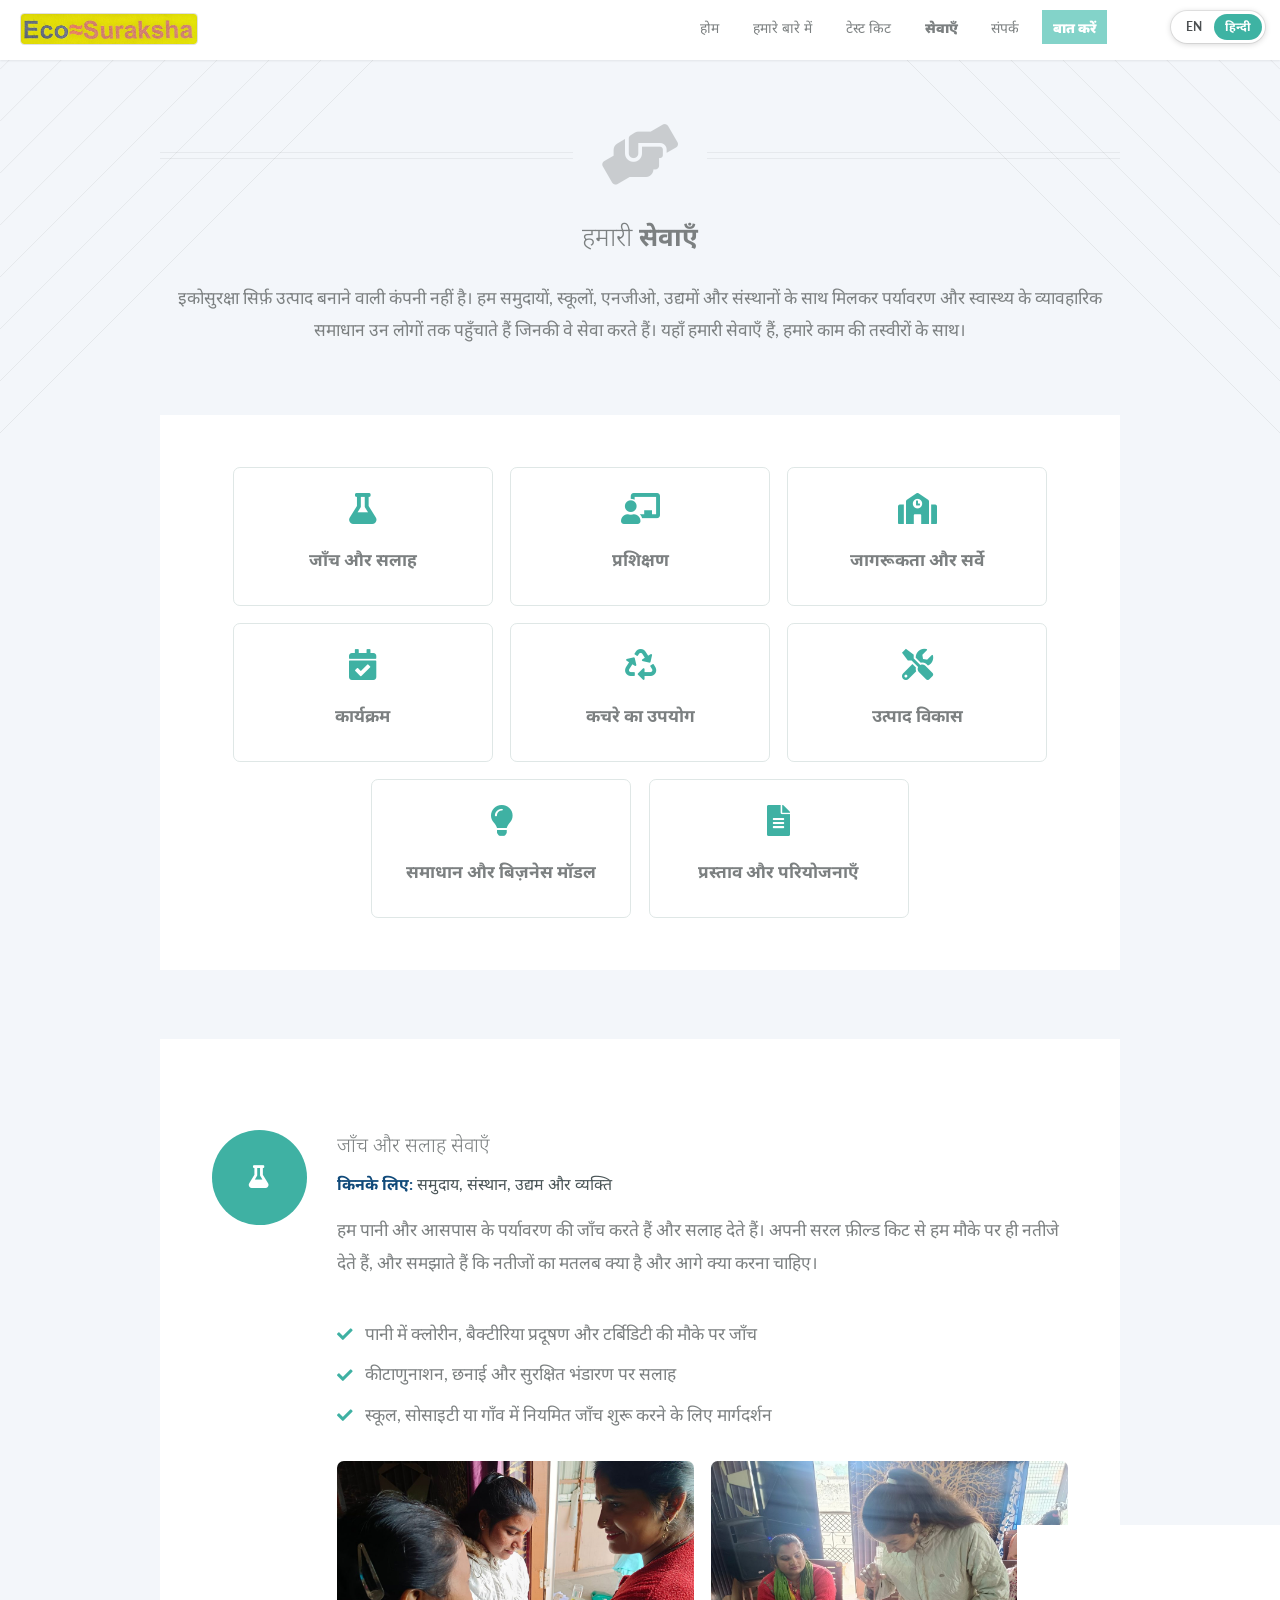
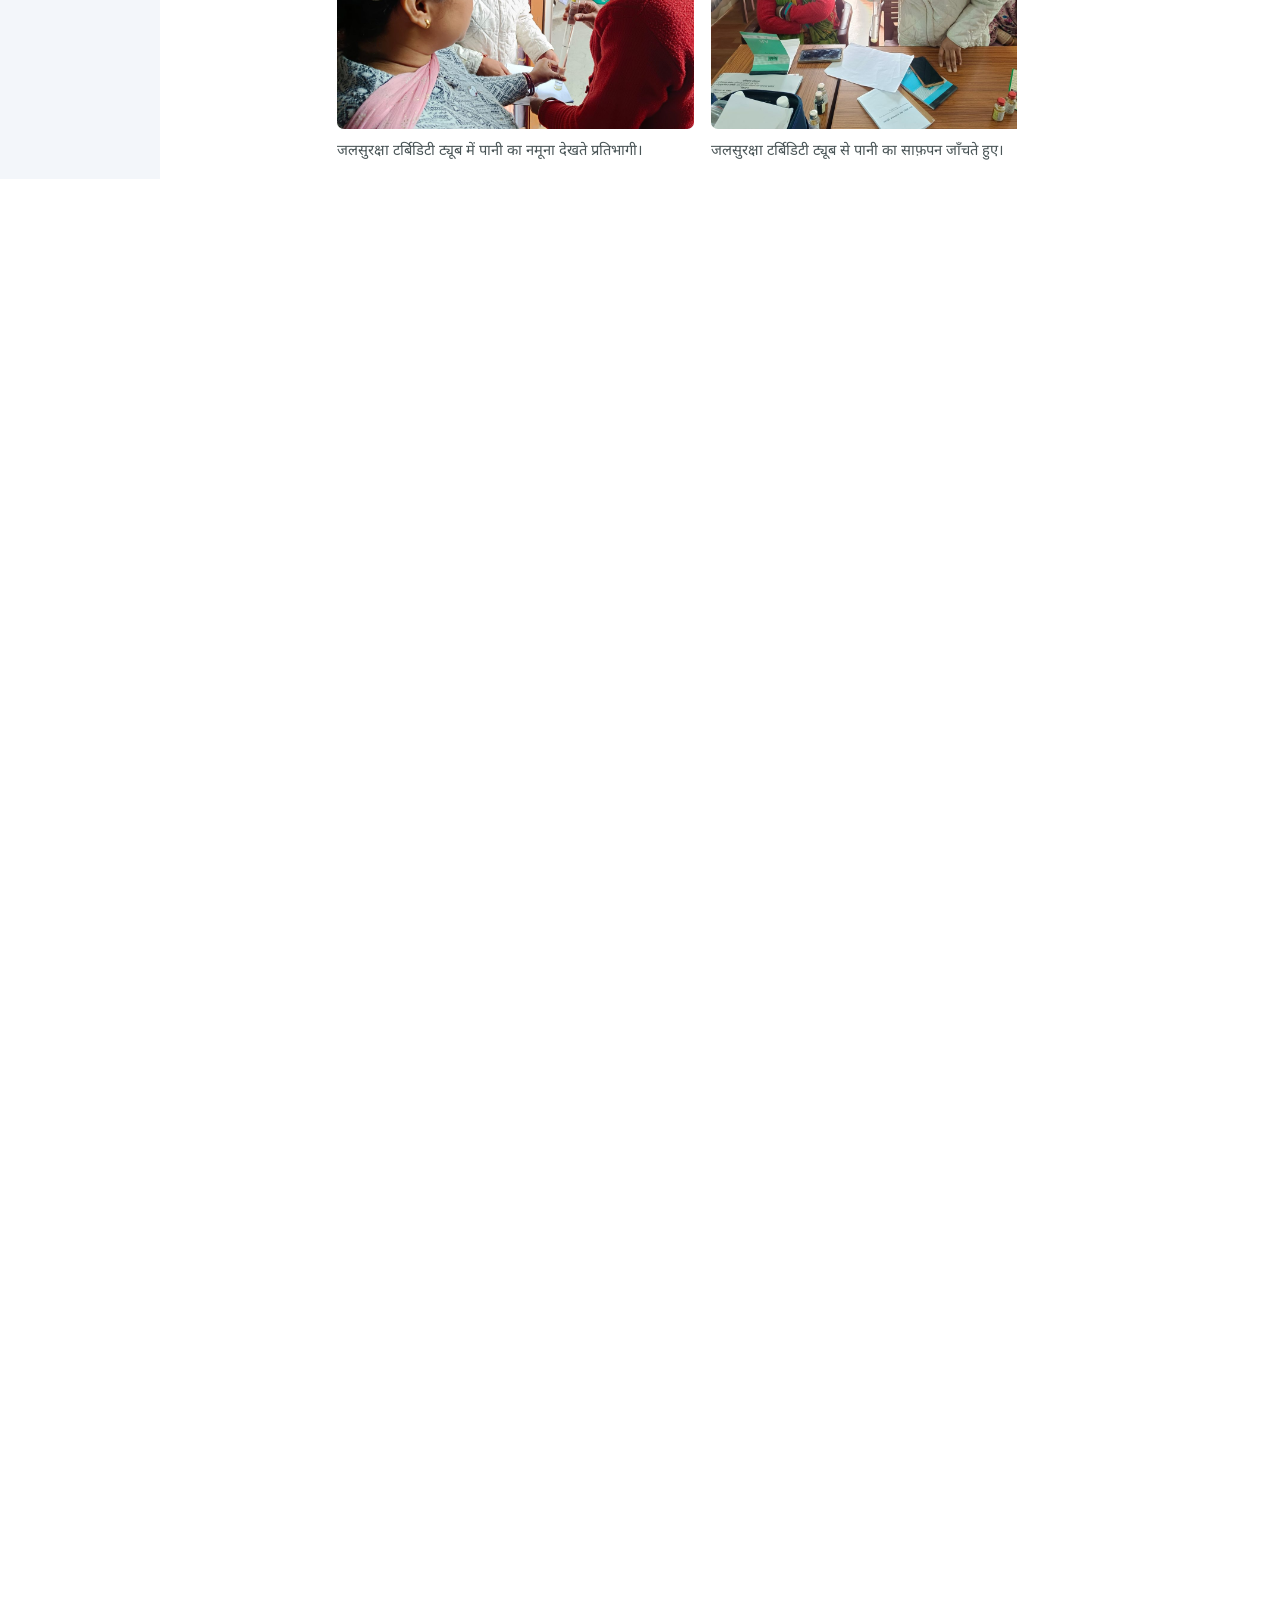
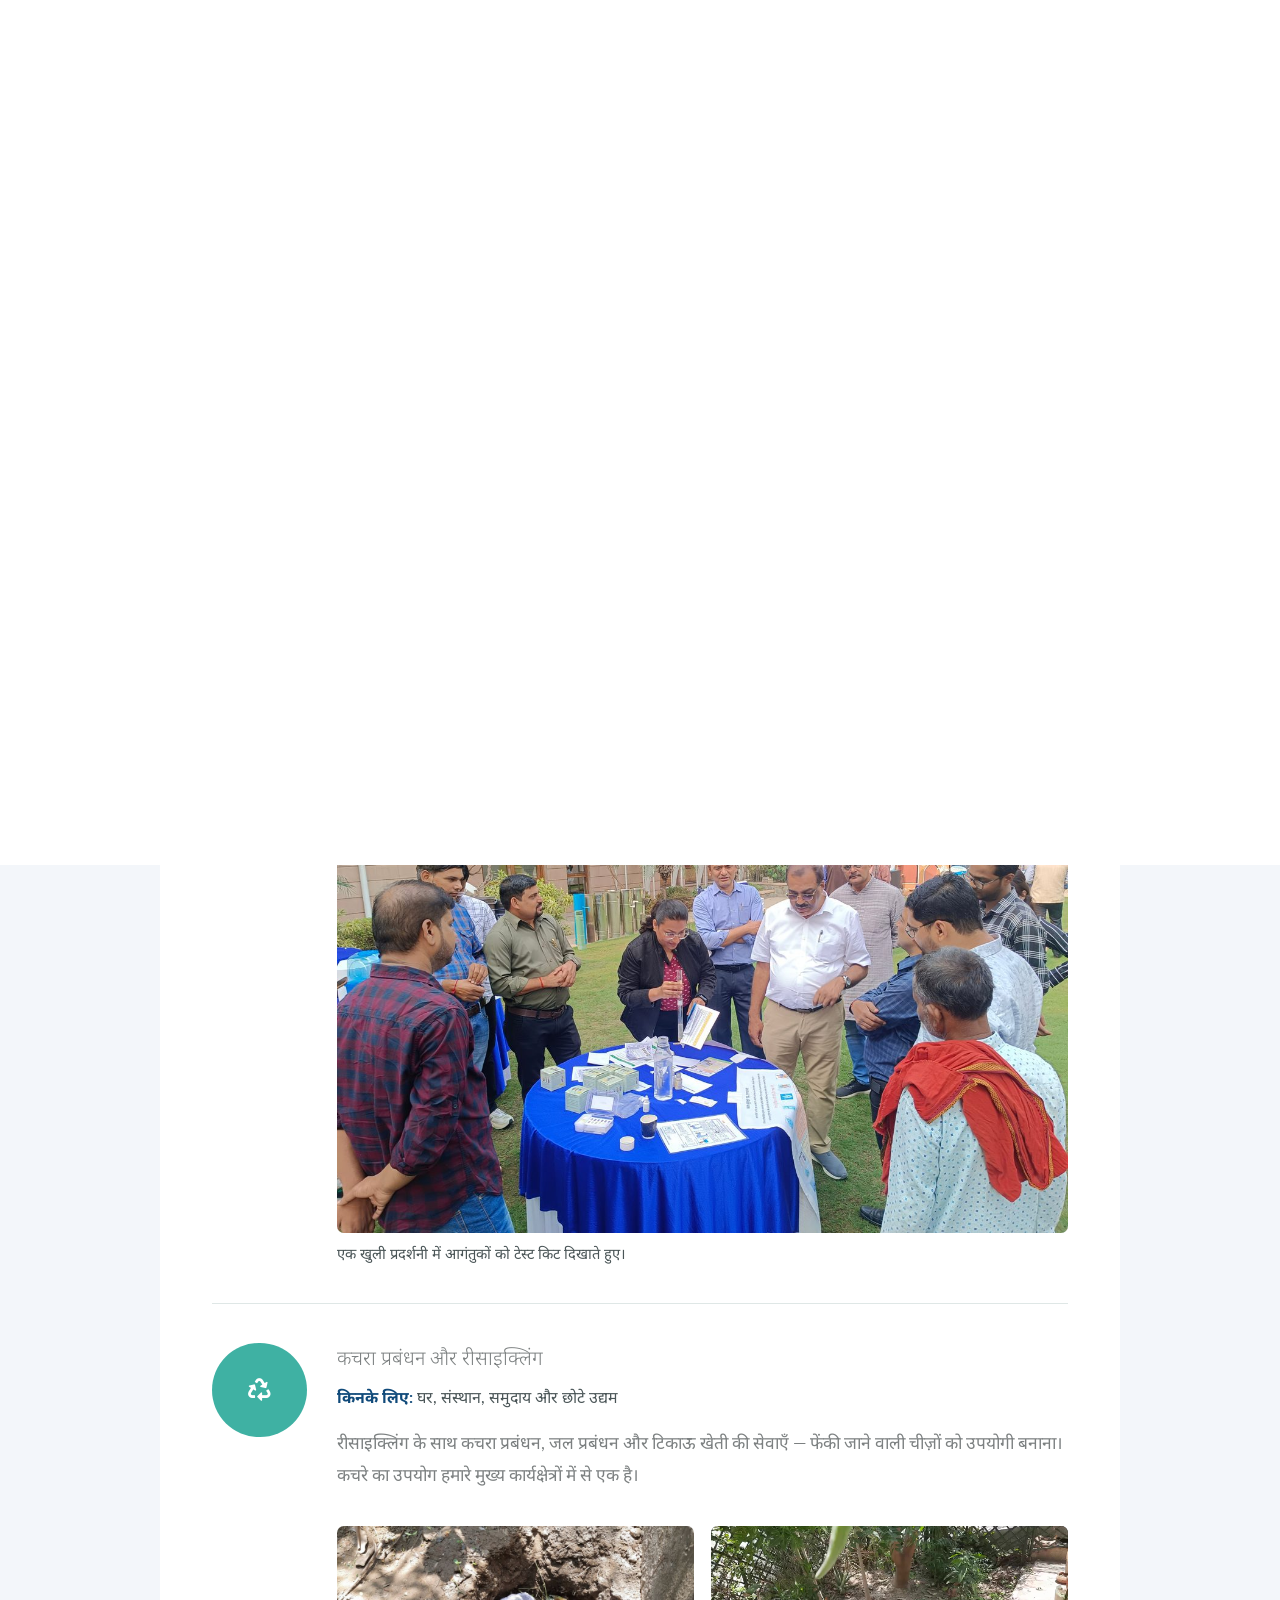
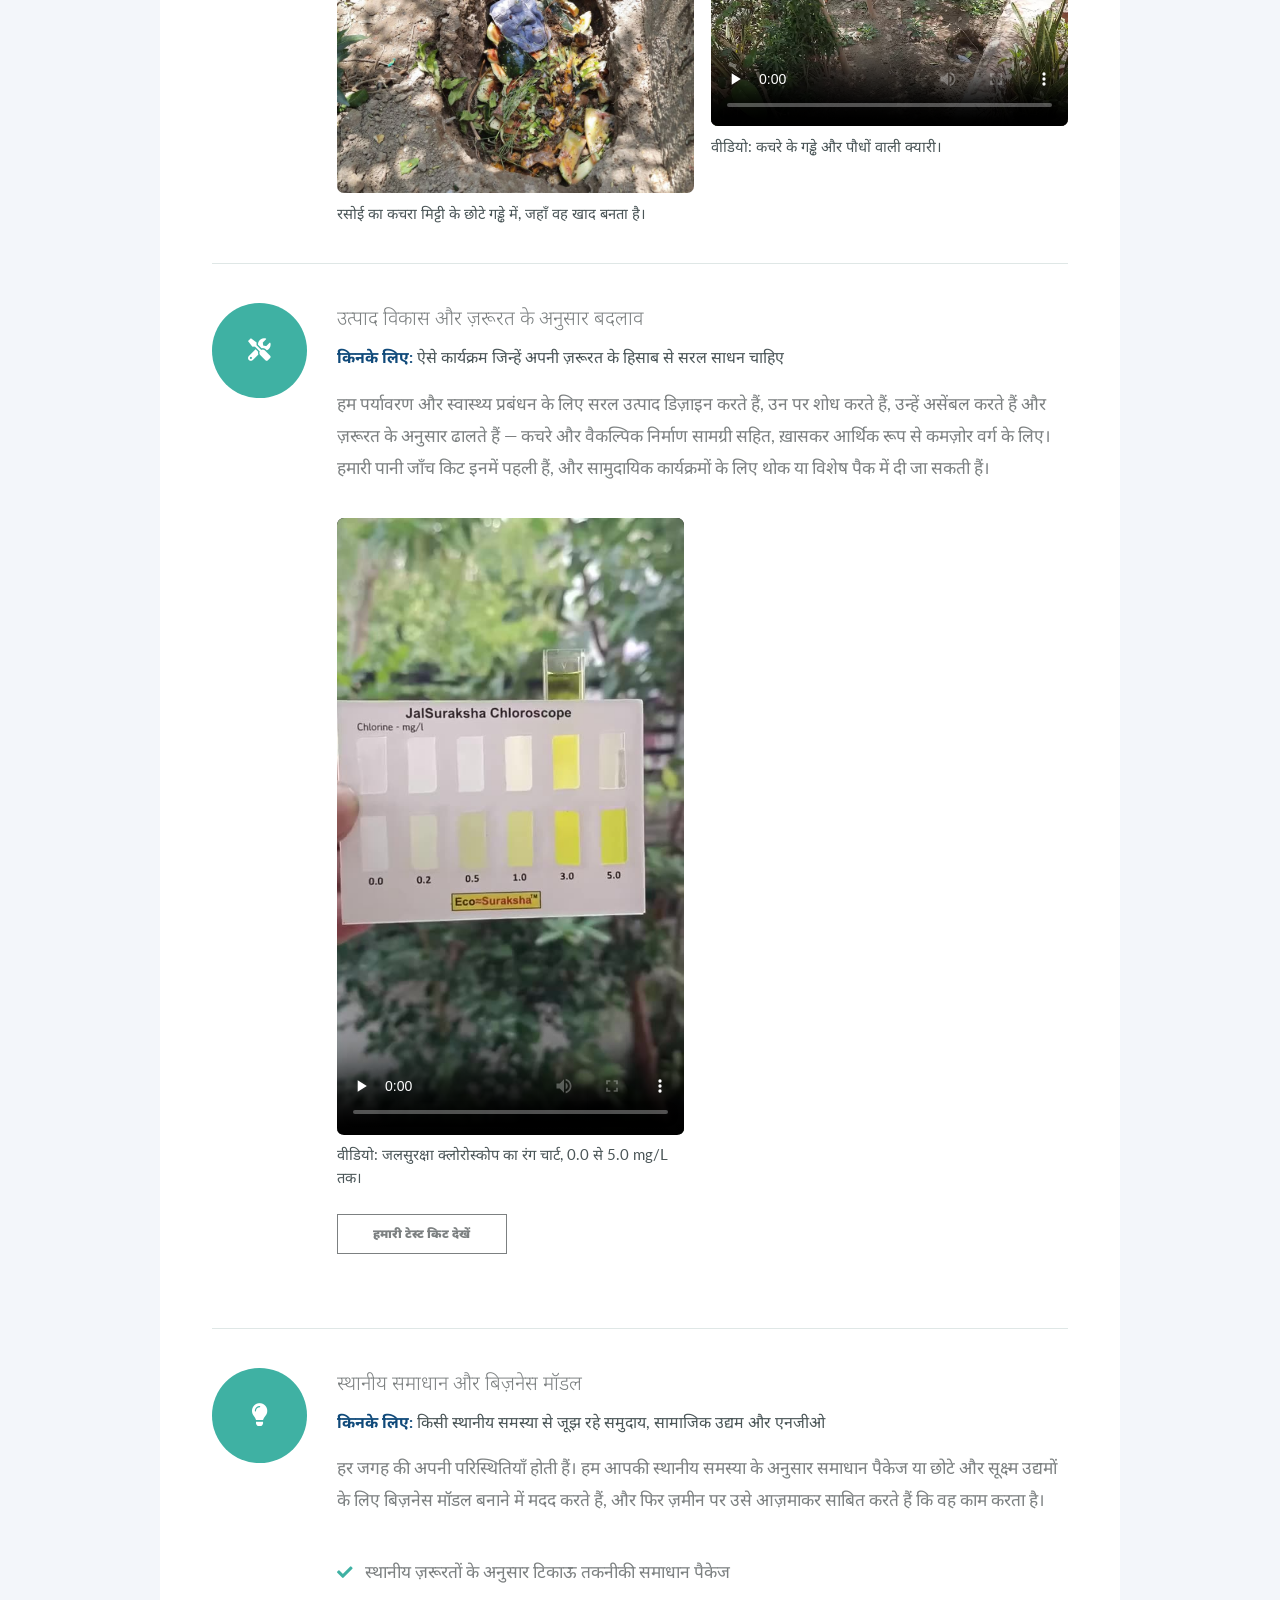
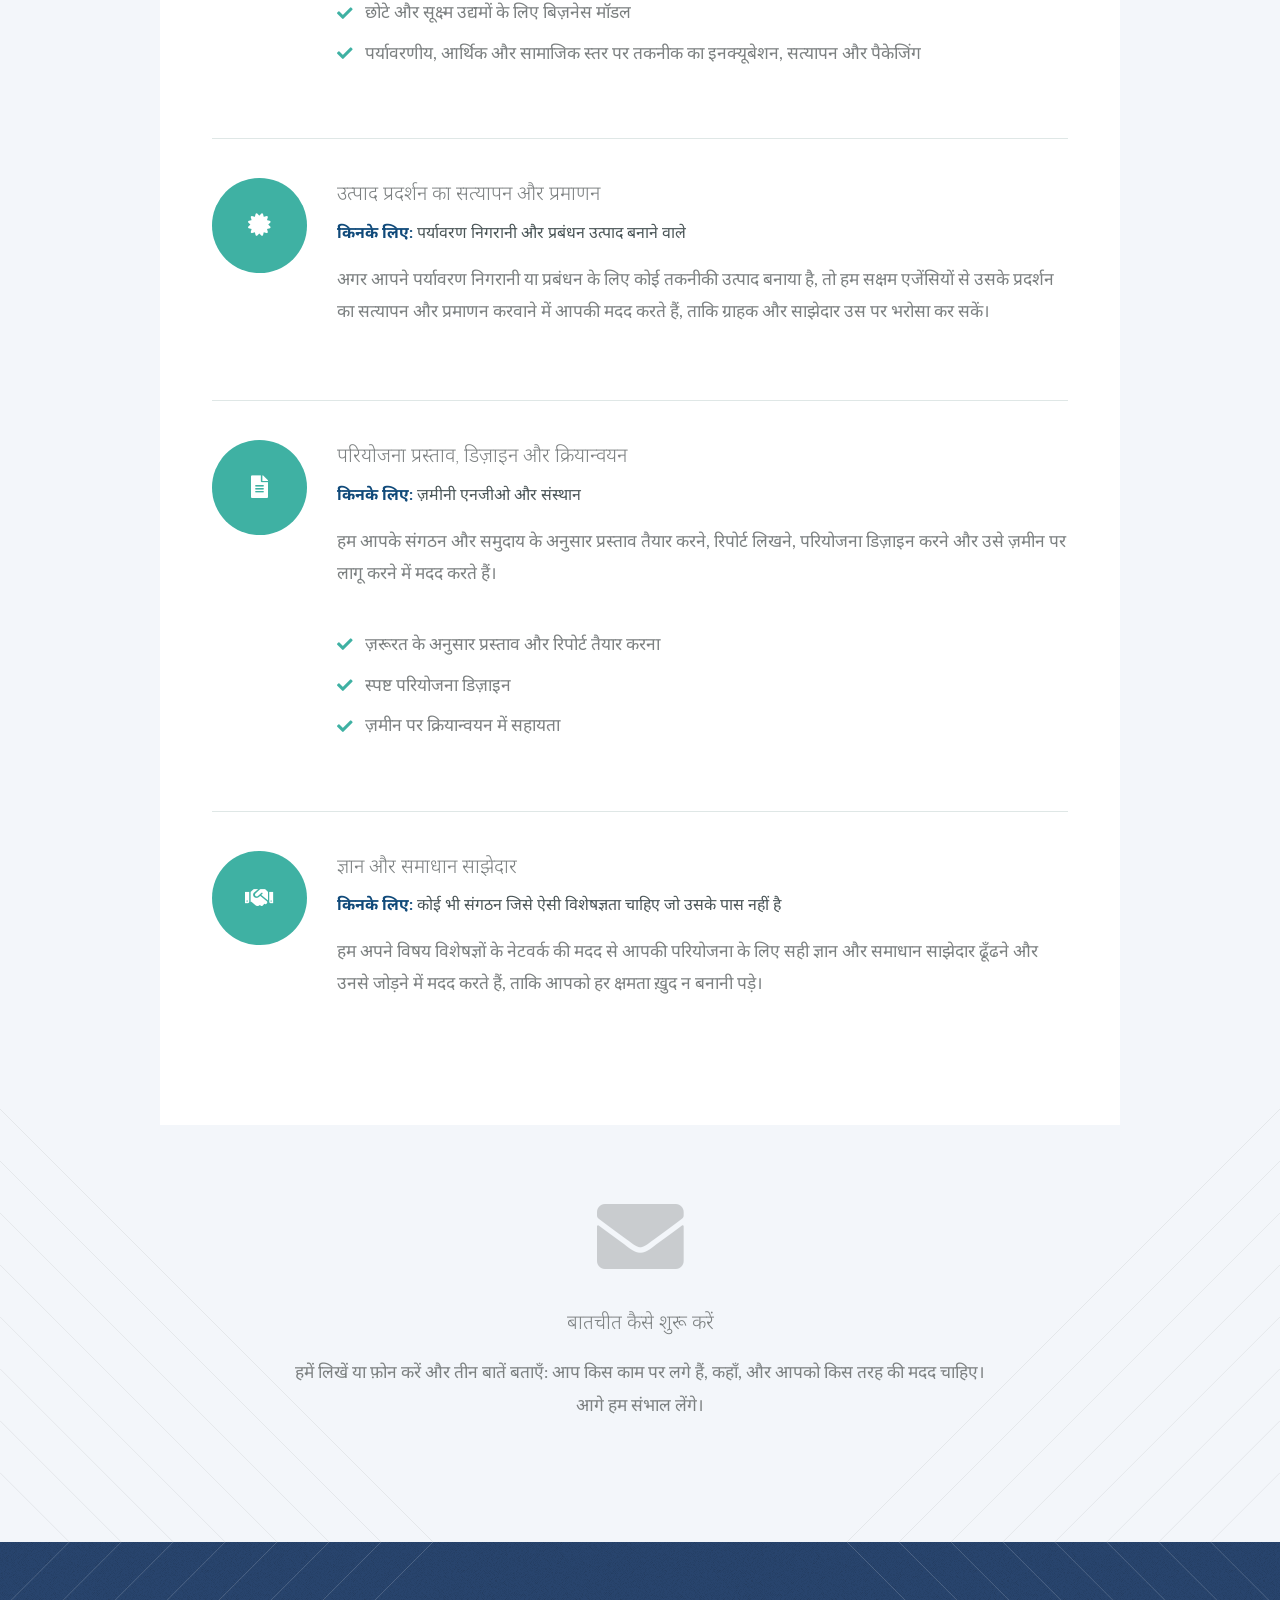
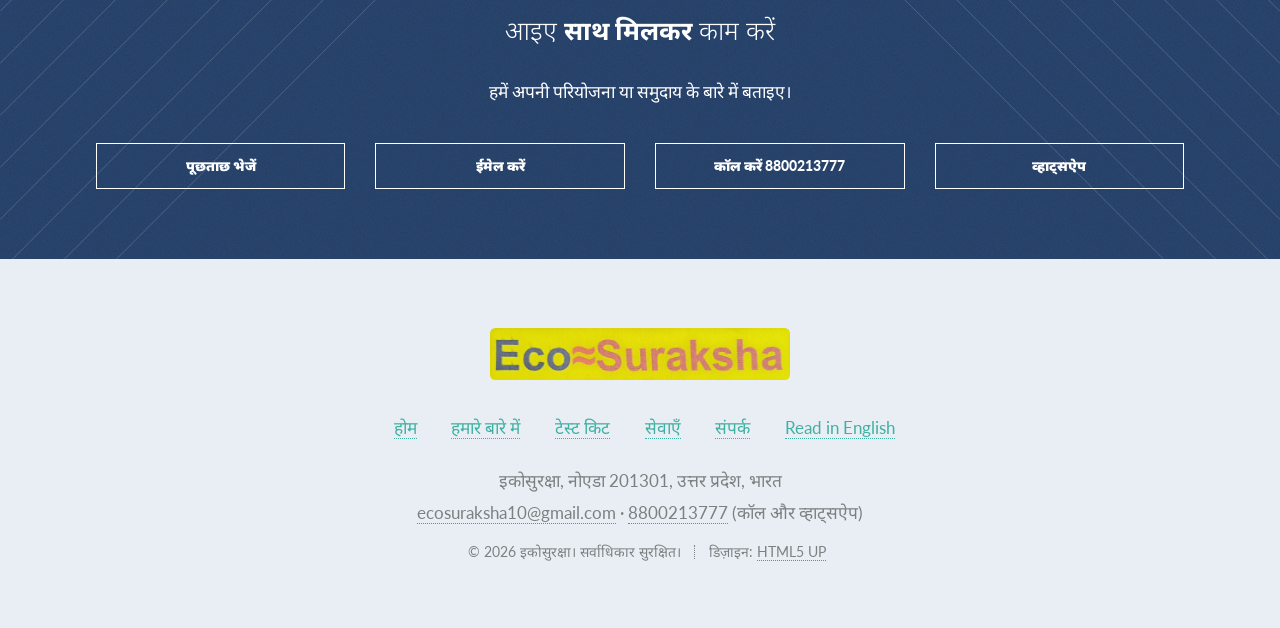
<file: hi/services.html>
<!DOCTYPE HTML>
<html lang="hi">
	<head>
		<title>हमारी सेवाएँ | जाँच, प्रशिक्षण, परियोजनाएँ और कचरा समाधान | इकोसुरक्षा</title>
		<meta charset="utf-8" />
		<meta name="viewport" content="width=device-width, initial-scale=1" />
		<meta name="description" content="इकोसुरक्षा की सेवाएँ: पानी की जाँच और सलाह, प्रशिक्षण और क्षमता निर्माण, स्कूलों में जागरूकता और सर्वे, कार्यक्रम, कचरे का उपयोग, उत्पाद विकास, स्थानीय समाधान, प्रमाणन और परियोजना सहायता।" />
		<meta property="og:title" content="हमारी सेवाएँ | इकोसुरक्षा" />
		<meta property="og:description" content="पर्यावरण और स्वास्थ्य के काम के लिए जाँच, प्रशिक्षण, जागरूकता, कचरे का उपयोग, उत्पाद विकास और परियोजना सहायता।" />
		<meta property="og:type" content="website" />
		<meta property="og:locale" content="hi_IN" />
		<meta property="og:url" content="https://ecosuraksha.com/hi/services.html" />
		<link rel="canonical" href="https://ecosuraksha.com/hi/services.html" />
		<link rel="alternate" hreflang="en" href="https://ecosuraksha.com/services.html" />
		<link rel="alternate" hreflang="hi" href="https://ecosuraksha.com/hi/services.html" />
		<link rel="alternate" hreflang="x-default" href="https://ecosuraksha.com/services.html" />
		<link rel="preconnect" href="https://fonts.googleapis.com" />
		<link rel="preconnect" href="https://fonts.gstatic.com" crossorigin />
		<link rel="stylesheet" href="https://fonts.googleapis.com/css2?family=Noto+Sans+Devanagari:wght@400;600;700&amp;display=swap" />
		<link rel="stylesheet" href="../assets/css/main.css" />
		<link rel="stylesheet" href="../assets/css/custom.css" />
		<noscript><link rel="stylesheet" href="../assets/css/noscript.css" /></noscript>
		<script type="application/ld+json">
		{
		  "@context": "https://schema.org",
		  "@type": "WebPage",
		  "@id": "https://ecosuraksha.com/hi/services.html#webpage",
		  "url": "https://ecosuraksha.com/hi/services.html",
		  "name": "हमारी सेवाएँ | इकोसुरक्षा",
		  "inLanguage": "hi",
		  "isPartOf": { "@id": "https://ecosuraksha.com/#website" },
		  "about": { "@id": "https://ecosuraksha.com/#organization" }
		}
		</script>
	</head>
	<body class="no-sidebar is-preload">
		<div id="page-wrapper">

			<!-- Language toggle -->
			<nav class="es-lang-toggle" aria-label="Language / भाषा">
				<a href="../services.html" lang="en" hreflang="en" title="View in English">EN</a>
				<a href="services.html" class="active" lang="hi" aria-current="true">हिन्दी</a>
			</nav>
			<a class="es-mobile-logo" href="index.html"><img src="../images/logo.png" alt="इकोसुरक्षा" /></a>

			<!-- Header -->
				<header id="header">
					<h1 id="logo"><a href="index.html"><img class="es-logo" src="../images/logo.png" alt="इकोसुरक्षा" /></a></h1>
					<nav id="nav">
						<ul>
							<li><a href="index.html">होम</a></li>
							<li><a href="about.html">हमारे बारे में</a></li>
							<li><a href="products.html">टेस्ट किट</a></li>
							<li class="current"><a href="services.html">सेवाएँ</a></li>
							<li><a href="contact.html">संपर्क</a></li>
							<li><a href="contact.html" class="button primary">बात करें</a></li>
						</ul>
					</nav>
				</header>

			<!-- Main -->
				<article id="main">

					<header class="special container">
						<span class="icon solid fa-hands-helping"></span>
						<h2>हमारी <strong>सेवाएँ</strong></h2>
						<p>इकोसुरक्षा सिर्फ़ उत्पाद बनाने वाली कंपनी नहीं है। हम समुदायों, स्कूलों, एनजीओ, उद्यमों और संस्थानों के साथ मिलकर पर्यावरण और स्वास्थ्य के व्यावहारिक समाधान उन लोगों तक पहुँचाते हैं जिनकी वे सेवा करते हैं। यहाँ हमारी सेवाएँ हैं, हमारे काम की तस्वीरों के साथ।</p>
					</header>

					<!-- Quick index -->
					<section class="wrapper style4 container special">
						<ul class="es-audience">
							<li><a href="#testing"><span class="icon solid fa-flask"></span><strong>जाँच और सलाह</strong></a></li>
							<li><a href="#training"><span class="icon solid fa-chalkboard-teacher"></span><strong>प्रशिक्षण</strong></a></li>
							<li><a href="#awareness"><span class="icon solid fa-school"></span><strong>जागरूकता और सर्वे</strong></a></li>
							<li><a href="#events"><span class="icon solid fa-calendar-check"></span><strong>कार्यक्रम</strong></a></li>
							<li><a href="#waste"><span class="icon solid fa-recycle"></span><strong>कचरे का उपयोग</strong></a></li>
							<li><a href="#products"><span class="icon solid fa-tools"></span><strong>उत्पाद विकास</strong></a></li>
							<li><a href="#solutions"><span class="icon solid fa-lightbulb"></span><strong>समाधान और बिज़नेस मॉडल</strong></a></li>
							<li><a href="#projects"><span class="icon solid fa-file-alt"></span><strong>प्रस्ताव और परियोजनाएँ</strong></a></li>
						</ul>
					</section>

					<section class="wrapper style4 container">

						<!-- 1 Testing -->
						<div class="es-service" id="testing">
							<span class="es-badge icon solid fa-flask"></span>
							<div class="es-body">
								<h3>जाँच और सलाह सेवाएँ</h3>
								<p class="es-for"><strong>किनके लिए:</strong> समुदाय, संस्थान, उद्यम और व्यक्ति</p>
								<p>हम पानी और आसपास के पर्यावरण की जाँच करते हैं और सलाह देते हैं। अपनी सरल फ़ील्ड किट से हम मौके पर ही नतीजे देते हैं, और समझाते हैं कि नतीजों का मतलब क्या है और आगे क्या करना चाहिए।</p>
								<ul class="es-ticks">
									<li>पानी में क्लोरीन, बैक्टीरिया प्रदूषण और टर्बिडिटी की मौके पर जाँच</li>
									<li>कीटाणुनाशन, छनाई और सुरक्षित भंडारण पर सलाह</li>
									<li>स्कूल, सोसाइटी या गाँव में नियमित जाँच शुरू करने के लिए मार्गदर्शन</li>
								</ul>
								<div class="es-media two">
									<figure><img src="../images/web/training-turbidity-closeup.jpg" alt="जलसुरक्षा टर्बिडिटी ट्यूब को देखते प्रतिभागी" loading="lazy" /><figcaption>जलसुरक्षा टर्बिडिटी ट्यूब में पानी का नमूना देखते प्रतिभागी।</figcaption></figure>
									<figure><img src="../images/web/training-turbidity-tube.jpg" alt="प्रशिक्षण सत्र में जलसुरक्षा टर्बिडिटी ट्यूब पकड़े प्रतिभागी" loading="lazy" /><figcaption>जलसुरक्षा टर्बिडिटी ट्यूब से पानी का साफ़पन जाँचते हुए।</figcaption></figure>
								</div>
								<p><a href="products.html" class="button small">टेस्ट किट देखें</a></p>
							</div>
						</div>

						<!-- 2 Training -->
						<div class="es-service" id="training">
							<span class="es-badge icon solid fa-chalkboard-teacher"></span>
							<div class="es-body">
								<h3>प्रशिक्षण और क्षमता निर्माण</h3>
								<p class="es-for"><strong>किनके लिए:</strong> एनजीओ, ग्राम पंचायतें, सामुदायिक समूह, स्कूल और संस्थान</p>
								<p>व्यावहारिक प्रशिक्षण, जिसके बाद लोग अपने पानी और पर्यावरण की ख़ुद जाँच कर सकें, उसे समझ सकें और उस पर कदम उठा सकें &mdash; जागरूकता और पर्यावरण के लिए काम से लेकर सामुदायिक विकास तक। हम प्रशिक्षण मॉड्यूल भी ख़ुद तैयार करते हैं।</p>
								<ul class="es-ticks">
									<li>पानी की गुणवत्ता जाँच का हाथों-हाथ प्रशिक्षण</li>
									<li>आपके लोगों और उनकी भाषा के अनुसार बने प्रशिक्षण मॉड्यूल</li>
									<li>परियोजना को आगे ले जाने वाले लोगों के लिए कौशल</li>
								</ul>
								<div class="es-media two">
									<figure><img src="../images/web/training-crrc-demo.jpg" alt="प्रशिक्षण में पानी की गुणवत्ता जाँच का प्रदर्शन देखते प्रतिभागी" loading="lazy" /><figcaption>समुदाय के सदस्यों के लिए पानी की गुणवत्ता जाँच का प्रशिक्षण।</figcaption></figure>
									<figure><img src="../images/web/training-hands-on.jpg" alt="प्रशिक्षण में नमूना ट्यूबों के साथ अभ्यास करते प्रतिभागी" loading="lazy" /><figcaption>नमूना ट्यूबों के साथ हाथों-हाथ अभ्यास।</figcaption></figure>
									<figure><img src="../images/web/training-colour-comparison.jpg" alt="रंगीन नमूना ट्यूब को छपे चार्ट से मिलाते एक प्रतिभागी" loading="lazy" /><figcaption>नमूने को रंग चार्ट से मिलाकर नतीजा पढ़ना।</figcaption></figure>
									<figure><img src="../images/web/training-classroom.jpg" alt="सामुदायिक प्रशिक्षण सत्र में बैठी महिलाएँ और बच्चे" loading="lazy" /><figcaption>सामुदायिक प्रशिक्षण सत्र, दीवार पर जल सुरक्षा का पोस्टर।</figcaption></figure>
								</div>
							</div>
						</div>

						<!-- 3 Awareness -->
						<div class="es-service" id="awareness">
							<span class="es-badge icon solid fa-school"></span>
							<div class="es-body">
								<h3>स्कूल और समुदाय में जागरूकता, और सर्वे</h3>
								<p class="es-for"><strong>किनके लिए:</strong> स्कूल, कॉलेज, एनजीओ और सामुदायिक कार्यक्रम चलाने वाली एजेंसियाँ</p>
								<p>साफ़ और सरल सत्र, जो समझाते हैं कि सुरक्षित पानी क्यों ज़रूरी है और उसे कैसे बचाएँ। हम KAP (ज्ञान, दृष्टिकोण और व्यवहार) सर्वे भी डिज़ाइन करते हैं और उनकी रिपोर्ट बनाते हैं, ताकि आप जान सकें कि लोग आज क्या जानते और करते हैं, और आपके कार्यक्रम के बाद क्या बदलाव आया।</p>
								<figure class="es-media">
									<img src="../images/web/school-awareness-2019.jpg" alt="बाहर स्कूल के विद्यार्थियों और शिक्षकों को संबोधित करते एक वक्ता" loading="lazy" />
									<figcaption>स्कूल के विद्यार्थियों के साथ जागरूकता सत्र।</figcaption>
								</figure>
							</div>
						</div>

						<!-- 4 Events -->
						<div class="es-service" id="events">
							<span class="es-badge icon solid fa-calendar-check"></span>
							<div class="es-body">
								<h3>प्रदर्शनी और कार्यक्रम प्रबंधन</h3>
								<p class="es-for"><strong>किनके लिए:</strong> पानी, पर्यावरण, स्वास्थ्य या स्थिरता पर कार्यक्रम करने वाले संगठन</p>
								<p>हम इन विषयों पर कार्यक्रम, प्रदर्शनियाँ और प्रदर्शन आयोजित करते हैं, ताकि लोग समाधानों को ख़ुद देख और आज़मा सकें।</p>
								<figure class="es-media">
									<img src="../images/web/exhibition-demo.jpg" alt="एक प्रदर्शनी में पानी जाँच किट की मेज़ के पास आगंतुक और टीम के सदस्य" loading="lazy" />
									<figcaption>एक खुली प्रदर्शनी में आगंतुकों को टेस्ट किट दिखाते हुए।</figcaption>
								</figure>
							</div>
						</div>

						<!-- 5 Waste -->
						<div class="es-service" id="waste">
							<span class="es-badge icon solid fa-recycle"></span>
							<div class="es-body">
								<h3>कचरा प्रबंधन और रीसाइक्लिंग</h3>
								<p class="es-for"><strong>किनके लिए:</strong> घर, संस्थान, समुदाय और छोटे उद्यम</p>
								<p>रीसाइक्लिंग के साथ कचरा प्रबंधन, जल प्रबंधन और टिकाऊ खेती की सेवाएँ &mdash; फेंकी जाने वाली चीज़ों को उपयोगी बनाना। कचरे का उपयोग हमारे मुख्य कार्यक्षेत्रों में से एक है।</p>
								<div class="es-media two">
									<figure><img src="../images/web/compost-pit.jpg" alt="खाद बनाने के लिए मिट्टी में रसोई का कचरा रखा छोटा गड्ढा" loading="lazy" /><figcaption>रसोई का कचरा मिट्टी के छोटे गड्ढे में, जहाँ वह खाद बनता है।</figcaption></figure>
									<figure class="es-video"><video controls preload="none" playsinline poster="../images/web/video-garden-poster.jpg"><source src="../videos/waste-to-garden.mp4" type="video/mp4" />आपका ब्राउज़र यह वीडियो नहीं चला सकता।</video><figcaption>वीडियो: कचरे के गड्ढे और पौधों वाली क्यारी।</figcaption></figure>
								</div>
							</div>
						</div>

						<!-- 6 Product development -->
						<div class="es-service" id="products">
							<span class="es-badge icon solid fa-tools"></span>
							<div class="es-body">
								<h3>उत्पाद विकास और ज़रूरत के अनुसार बदलाव</h3>
								<p class="es-for"><strong>किनके लिए:</strong> ऐसे कार्यक्रम जिन्हें अपनी ज़रूरत के हिसाब से सरल साधन चाहिए</p>
								<p>हम पर्यावरण और स्वास्थ्य प्रबंधन के लिए सरल उत्पाद डिज़ाइन करते हैं, उन पर शोध करते हैं, उन्हें असेंबल करते हैं और ज़रूरत के अनुसार ढालते हैं &mdash; कचरे और वैकल्पिक निर्माण सामग्री सहित, ख़ासकर आर्थिक रूप से कमज़ोर वर्ग के लिए। हमारी पानी जाँच किट इनमें पहली हैं, और सामुदायिक कार्यक्रमों के लिए थोक या विशेष पैक में दी जा सकती हैं।</p>
								<figure class="es-video portrait">
									<video controls preload="none" playsinline poster="../images/web/video-chloroscope-poster.jpg"><source src="../videos/chloroscope-colour-card.mp4" type="video/mp4" />आपका ब्राउज़र यह वीडियो नहीं चला सकता।</video>
									<figcaption>वीडियो: जलसुरक्षा क्लोरोस्कोप का रंग चार्ट, 0.0 से 5.0 mg/L तक।</figcaption>
								</figure>
								<p><a href="products.html" class="button small">हमारी टेस्ट किट देखें</a></p>
							</div>
						</div>

						<!-- 7 Solutions -->
						<div class="es-service" id="solutions">
							<span class="es-badge icon solid fa-lightbulb"></span>
							<div class="es-body">
								<h3>स्थानीय समाधान और बिज़नेस मॉडल</h3>
								<p class="es-for"><strong>किनके लिए:</strong> किसी स्थानीय समस्या से जूझ रहे समुदाय, सामाजिक उद्यम और एनजीओ</p>
								<p>हर जगह की अपनी परिस्थितियाँ होती हैं। हम आपकी स्थानीय समस्या के अनुसार समाधान पैकेज या छोटे और सूक्ष्म उद्यमों के लिए बिज़नेस मॉडल बनाने में मदद करते हैं, और फिर ज़मीन पर उसे आज़माकर साबित करते हैं कि वह काम करता है।</p>
								<ul class="es-ticks">
									<li>स्थानीय ज़रूरतों के अनुसार टिकाऊ तकनीकी समाधान पैकेज</li>
									<li>छोटे और सूक्ष्म उद्यमों के लिए बिज़नेस मॉडल</li>
									<li>पर्यावरणीय, आर्थिक और सामाजिक स्तर पर तकनीक का इनक्यूबेशन, सत्यापन और पैकेजिंग</li>
								</ul>
							</div>
						</div>

						<!-- 8 Validation -->
						<div class="es-service" id="validation">
							<span class="es-badge icon solid fa-certificate"></span>
							<div class="es-body">
								<h3>उत्पाद प्रदर्शन का सत्यापन और प्रमाणन</h3>
								<p class="es-for"><strong>किनके लिए:</strong> पर्यावरण निगरानी और प्रबंधन उत्पाद बनाने वाले</p>
								<p>अगर आपने पर्यावरण निगरानी या प्रबंधन के लिए कोई तकनीकी उत्पाद बनाया है, तो हम सक्षम एजेंसियों से उसके प्रदर्शन का सत्यापन और प्रमाणन करवाने में आपकी मदद करते हैं, ताकि ग्राहक और साझेदार उस पर भरोसा कर सकें।</p>
							</div>
						</div>

						<!-- 9 Projects -->
						<div class="es-service" id="projects">
							<span class="es-badge icon solid fa-file-alt"></span>
							<div class="es-body">
								<h3>परियोजना प्रस्ताव, डिज़ाइन और क्रियान्वयन</h3>
								<p class="es-for"><strong>किनके लिए:</strong> ज़मीनी एनजीओ और संस्थान</p>
								<p>हम आपके संगठन और समुदाय के अनुसार प्रस्ताव तैयार करने, रिपोर्ट लिखने, परियोजना डिज़ाइन करने और उसे ज़मीन पर लागू करने में मदद करते हैं।</p>
								<ul class="es-ticks">
									<li>ज़रूरत के अनुसार प्रस्ताव और रिपोर्ट तैयार करना</li>
									<li>स्पष्ट परियोजना डिज़ाइन</li>
									<li>ज़मीन पर क्रियान्वयन में सहायता</li>
								</ul>
							</div>
						</div>

						<!-- 10 Partners -->
						<div class="es-service" id="partners">
							<span class="es-badge icon solid fa-handshake"></span>
							<div class="es-body">
								<h3>ज्ञान और समाधान साझेदार</h3>
								<p class="es-for"><strong>किनके लिए:</strong> कोई भी संगठन जिसे ऐसी विशेषज्ञता चाहिए जो उसके पास नहीं है</p>
								<p>हम अपने विषय विशेषज्ञों के नेटवर्क की मदद से आपकी परियोजना के लिए सही ज्ञान और समाधान साझेदार ढूँढने और उनसे जोड़ने में मदद करते हैं, ताकि आपको हर क्षमता ख़ुद न बनानी पड़े।</p>
							</div>
						</div>

					</section>

					<!-- How to start -->
						<section class="wrapper style1 container special">
							<div class="row">
								<div class="col-12">
									<section>
										<span class="icon solid featured fa-envelope"></span>
										<header><h3>बातचीत कैसे शुरू करें</h3></header>
										<p style="max-width:40em; margin:0 auto;">हमें लिखें या फ़ोन करें और तीन बातें बताएँ: आप किस काम पर लगे हैं, कहाँ, और आपको किस तरह की मदद चाहिए। आगे हम संभाल लेंगे।</p>
									</section>
								</div>
							</div>
						</section>

				</article>

			<!-- CTA -->
				<section id="cta">
					<header>
						<h2>आइए <strong>साथ मिलकर</strong> काम करें</h2>
						<p>हमें अपनी परियोजना या समुदाय के बारे में बताइए।</p>
					</header>
					<footer>
						<ul class="buttons">
							<li><a href="contact.html?topic=project#enquiry" class="button">पूछताछ भेजें</a></li>
							<li><a href="mailto:ecosuraksha10@gmail.com" class="button">ईमेल करें</a></li>
							<li><a href="tel:+918800213777" class="button">कॉल करें 8800213777</a></li>
							<li><a href="https://wa.me/918800213777" class="button" target="_blank" rel="noopener">व्हाट्सऐप</a></li>
						</ul>
					</footer>
				</section>

			<!-- Footer -->
				<footer id="footer">
					<a class="es-footer-logo" href="index.html"><img src="../images/logo.png" alt="इकोसुरक्षा" /></a>
					<ul class="es-footer-links">
						<li><a href="index.html">होम</a></li>
						<li><a href="about.html">हमारे बारे में</a></li>
						<li><a href="products.html">टेस्ट किट</a></li>
						<li><a href="services.html">सेवाएँ</a></li>
						<li><a href="contact.html">संपर्क</a></li>
						<li><a href="../services.html" lang="en" hreflang="en">Read in English</a></li>
					</ul>
					<p class="es-footer-contact">
						इकोसुरक्षा, नोएडा 201301, उत्तर प्रदेश, भारत<br />
						<a href="mailto:ecosuraksha10@gmail.com">ecosuraksha10@gmail.com</a> &middot;
						<a href="tel:+918800213777">8800213777</a> (कॉल और व्हाट्सऐप)
					</p>
					<ul class="copyright">
						<li>&copy; 2026 इकोसुरक्षा। सर्वाधिकार सुरक्षित।</li><li>डिज़ाइन: <a href="http://html5up.net">HTML5 UP</a></li>
					</ul>
				</footer>

		</div>

		<!-- Scripts -->
			<script src="../assets/js/jquery.min.js"></script>
			<script src="../assets/js/jquery.dropotron.min.js"></script>
			<script src="../assets/js/jquery.scrolly.min.js"></script>
			<script src="../assets/js/jquery.scrollex.min.js"></script>
			<script src="../assets/js/browser.min.js"></script>
			<script src="../assets/js/breakpoints.min.js"></script>
			<script src="../assets/js/util.js"></script>
			<script src="../assets/js/main.js"></script>

	</body>
</html>
</file>
<file: assets/css/custom.css>
/*
	EcoSuraksha custom additions
	Loaded after main.css (Twenty by HTML5 UP). Only adds components the template does not have.
*/

:root {
	--es-teal: #3fb1a3;
	--es-teal-dark: #2d8a7e;
	--es-teal-light: #e8f6f4;
	--es-navy: #104a7a;
	--es-text: #4a5557;
	--es-line: #dfe7e6;
	--es-warn-bg: #fff8e6;
	--es-warn-line: #f0d48a;
}

/* ---------- Grid: one-third column ----------
   The bundled template grid sets col-4 to 20% (five across), so a true
   three-across layout needs its own class. */

.row > .col-third { width: 33.33333%; }

@media screen and (max-width: 840px) {
	.row > .col-third { width: 100%; }
}

/* ---------- Generic helpers ---------- */

.es-lead {
	font-size: 1.15em;
	line-height: 1.7em;
	max-width: 46em;
	margin: 0 auto 2em auto;
}

.es-center { text-align: center; }

.es-section-title {
	text-align: center;
	margin-bottom: 1.5em;
}

.es-section-title p {
	max-width: 42em;
	margin: 0.75em auto 0 auto;
}

/* ---------- Stat strip ---------- */

.es-stats {
	display: flex;
	flex-wrap: wrap;
	justify-content: center;
	gap: 1.5em;
	margin: 0 auto;
	padding: 0;
	list-style: none;
}

.es-stats li {
	flex: 1 1 11em;
	max-width: 16em;
	padding: 1.5em 1em;
	text-align: center;
	background: var(--es-teal-light);
	border-radius: 0.5em;
}

.es-stats .num {
	display: block;
	font-size: 2.2em;
	font-weight: 900;
	line-height: 1.1em;
	color: var(--es-teal-dark);
}

.es-stats .label {
	display: block;
	margin-top: 0.5em;
	font-size: 0.95em;
	line-height: 1.4em;
}

/* ---------- Question cards ("Is it disinfected?" etc.) ---------- */

.es-cards {
	display: grid;
	grid-template-columns: repeat(auto-fit, minmax(13em, 1fr));
	gap: 1.5em;
}

.es-card {
	padding: 2em 1.75em;
	text-align: left;
	background: #fff;
	border: 1px solid var(--es-line);
	border-top: 4px solid var(--es-teal);
	border-radius: 0.4em;
}

.es-card .es-icon {
	display: inline-block;
	width: 2.6em;
	height: 2.6em;
	line-height: 2.6em;
	margin-bottom: 1em;
	text-align: center;
	color: #fff;
	background: var(--es-teal);
	border-radius: 50%;
	font-size: 1.1em;
}

.es-card h3 { margin-bottom: 0.4em; }
.es-card p { margin-bottom: 0.9em; }
.es-card .es-meta {
	font-size: 0.9em;
	color: var(--es-text);
	margin-bottom: 1.25em;
}

.es-card a.es-link {
	font-weight: 700;
	color: var(--es-teal-dark);
	text-decoration: none;
	border-bottom: 1px solid currentColor;
}

/* ---------- Product cards on home ---------- */

.es-product {
	display: flex;
	flex-direction: column;
	height: 100%;
	text-align: left;
}

/* Show product photos in true colour (the template lays a pattern over .image) */
.es-product .image:before { display: none; }

.es-product .image.featured img {
	border-radius: 0.4em;
	height: 17em;
	object-fit: cover;
}

.es-product h3 { margin-bottom: 0.3em; }
.es-product .es-tagline {
	font-weight: 700;
	color: var(--es-teal-dark);
	margin-bottom: 0.8em;
}

.es-product ul.es-ticks { margin-bottom: 1.25em; }

ul.es-ticks {
	list-style: none;
	padding: 0;
	margin: 0 0 1.5em 0;
}

ul.es-ticks li {
	position: relative;
	padding: 0.25em 0 0.25em 1.6em;
	text-align: left;
}

ul.es-ticks li:before {
	content: "\f00c";
	font-family: "Font Awesome 5 Free";
	font-weight: 900;
	position: absolute;
	left: 0;
	top: 0.3em;
	color: var(--es-teal);
	font-size: 0.9em;
}

.es-btn-row {
	display: flex;
	flex-wrap: wrap;
	gap: 0.75em;
	margin: 0;
	padding: 0;
	list-style: none;
}

.es-btn-row li { padding: 0; }

.es-product .es-btn-row {
	flex-direction: column;
	margin-top: auto;
}

.es-product .es-btn-row li { width: 100%; }

.es-product .es-btn-row .button {
	display: block;
	width: 100%;
	min-width: 0;
	text-align: center;
}

/* ---------- Steps ---------- */

ol.es-steps {
	counter-reset: es-step;
	list-style: none;
	margin: 0 0 1.5em 0;
	padding: 0;
	text-align: left;
}

ol.es-steps li {
	counter-increment: es-step;
	position: relative;
	padding: 0.35em 0 0.9em 3.2em;
	min-height: 2.6em;
}

ol.es-steps li:before {
	content: counter(es-step);
	position: absolute;
	left: 0;
	top: 0.1em;
	width: 2.2em;
	height: 2.2em;
	line-height: 2.2em;
	text-align: center;
	font-weight: 900;
	color: #fff;
	background: var(--es-teal);
	border-radius: 50%;
}

/* ---------- Spec table ---------- */

table.es-spec {
	width: 100%;
	margin: 0 0 1.5em 0;
	border-collapse: collapse;
	text-align: left;
	font-size: 0.95em;
}

table.es-spec th,
table.es-spec td {
	padding: 0.7em 0.9em;
	border-bottom: 1px solid var(--es-line);
	vertical-align: top;
}

table.es-spec th {
	width: 38%;
	font-weight: 700;
	color: var(--es-navy);
	background: var(--es-teal-light);
}

/* ---------- Product detail blocks (products page) ---------- */

.es-detail {
	padding: 3em 0;
	border-bottom: 1px solid var(--es-line);
	text-align: left;
}

.es-detail:last-of-type { border-bottom: none; }

.es-detail .es-kicker,
.es-kicker {
	display: inline-block;
	margin-bottom: 0.6em;
	padding: 0.25em 0.8em;
	font-size: 0.8em;
	font-weight: 700;
	letter-spacing: 0.05em;
	text-transform: uppercase;
	color: var(--es-teal-dark);
	background: var(--es-teal-light);
	border-radius: 2em;
}

.es-detail h3 { font-size: 1.7em; margin-bottom: 0.4em; }
.es-detail h4 {
	margin: 1.6em 0 0.6em 0;
	font-size: 1.05em;
	text-transform: uppercase;
	letter-spacing: 0.04em;
	color: var(--es-navy);
}

.es-detail img {
	display: block;
	width: 100%;
	height: auto;
	border-radius: 0.4em;
	margin-bottom: 1em;
}

.es-detail figure { margin: 0 0 1em 0; }

/* Keep the photo in view while reading the long text beside it */
.es-sticky { position: static; }

.es-brochure {
	margin: 1.25em 0 0 0;
	font-size: 0.92em;
}

.es-brochure .icon { margin-right: 0.35em; color: var(--es-teal-dark); }
.es-brochure a { color: var(--es-teal-dark); font-weight: 700; }
.es-detail figcaption {
	font-size: 0.85em;
	color: var(--es-text);
	margin-top: -0.5em;
}

.es-compare {
	width: 100%;
	border-collapse: collapse;
	font-size: 0.95em;
	text-align: left;
}

.es-compare th,
.es-compare td {
	padding: 0.8em 0.9em;
	border-bottom: 1px solid var(--es-line);
	vertical-align: top;
}

.es-compare thead th {
	color: #fff;
	background: var(--es-teal);
}

.es-compare tbody th {
	color: var(--es-navy);
	background: var(--es-teal-light);
	width: 20%;
}

.es-table-wrap { overflow-x: auto; }

/* ---------- Callouts ---------- */

.es-note {
	margin: 1.5em 0;
	padding: 1.1em 1.4em;
	text-align: left;
	font-size: 0.95em;
	background: var(--es-warn-bg);
	border-left: 4px solid var(--es-warn-line);
	border-radius: 0.3em;
}

.es-note strong { color: var(--es-navy); }

/* ---------- Audience grid ---------- */

.es-audience {
	display: flex;
	flex-wrap: wrap;
	gap: 1em;
	justify-content: center;
	margin: 0;
	padding: 0;
	list-style: none;
}

.es-audience li {
	flex: 1 1 13em;
	max-width: 15em;
	padding: 1.4em 1em;
	text-align: center;
	background: #fff;
	border: 1px solid var(--es-line);
	border-radius: 0.4em;
}

.es-audience .icon {
	display: block;
	margin-bottom: 0.6em;
	font-size: 1.8em;
	color: var(--es-teal);
}

.es-audience strong { display: block; margin-bottom: 0.25em; }
.es-audience span.small { font-size: 0.88em; }

/* ---------- Services ---------- */

.es-service {
	display: flex;
	gap: 1.75em;
	padding: 2.25em 0;
	border-bottom: 1px solid var(--es-line);
	text-align: left;
}

.es-service:last-of-type { border-bottom: none; }

.es-service .es-badge {
	flex: 0 0 4.2em;
	width: 4.2em;
	height: 4.2em;
	line-height: 4.2em;
	text-align: center;
	font-size: 1.3em;
	color: #fff;
	background: var(--es-teal);
	border-radius: 50%;
}

.es-service h3 { margin-bottom: 0.4em; }
.es-service .es-for {
	font-size: 0.92em;
	margin-bottom: 0.9em;
	color: var(--es-text);
}

.es-service .es-for strong { color: var(--es-navy); }

/* ---------- FAQ ---------- */

.es-faq details {
	margin-bottom: 0.75em;
	padding: 0.2em 1.2em;
	text-align: left;
	background: #fff;
	border: 1px solid var(--es-line);
	border-radius: 0.4em;
}

.es-faq summary {
	padding: 0.9em 0;
	font-weight: 700;
	color: var(--es-navy);
	cursor: pointer;
}

.es-faq details[open] summary { border-bottom: 1px solid var(--es-line); margin-bottom: 0.8em; }
.es-faq details p { margin-bottom: 1em; }

/* ---------- Contact ---------- */

.es-contact-cards {
	display: flex;
	flex-wrap: wrap;
	gap: 1.25em;
	justify-content: center;
	margin: 0 0 2.5em 0;
	padding: 0;
	list-style: none;
}

.es-contact-cards li {
	flex: 1 1 14em;
	max-width: 17em;
	padding: 1.6em 1em;
	text-align: center;
	background: var(--es-teal-light);
	border-radius: 0.4em;
}

.es-contact-cards .icon {
	display: block;
	margin-bottom: 0.5em;
	font-size: 1.7em;
	color: var(--es-teal-dark);
}

.es-contact-cards strong { display: block; margin-bottom: 0.3em; }
.es-contact-cards a { color: inherit; font-weight: 700; }

.es-form label {
	display: block;
	margin: 0 0 0.4em 0;
	font-size: 0.9em;
	font-weight: 700;
	text-align: left;
}

.es-form select,
.es-form input[type="text"],
.es-form input[type="email"],
.es-form input[type="tel"],
.es-form textarea {
	width: 100%;
}

/* The template styles text/email inputs only; give tel and select the same look */
.es-form input[type="tel"],
.es-form select {
	-moz-appearance: none;
	-webkit-appearance: none;
	appearance: none;
	background: none;
	border: solid 1px rgba(124, 128, 129, 0.2);
	border-radius: 0;
	color: inherit;
	display: block;
	line-height: 1em;
	padding: 0.75em;
	outline: 0;
}

.es-form select {
	background-image: url("data:image/svg+xml;charset=utf8,%3Csvg xmlns='http://www.w3.org/2000/svg' width='12' height='8' viewBox='0 0 12 8'%3E%3Cpath d='M1 1l5 5 5-5' fill='none' stroke='%237c8081' stroke-width='1.5'/%3E%3C/svg%3E");
	background-repeat: no-repeat;
	background-position: right 0.9em center;
	padding-right: 2.5em;
}

.es-form input[type="tel"]:focus,
.es-form select:focus,
.es-form input[type="text"]:focus,
.es-form input[type="email"]:focus,
.es-form textarea:focus {
	border-color: var(--es-teal);
}

.es-form .es-hint {
	margin-top: 1em;
	font-size: 0.88em;
	text-align: left;
}

/* ---------- Footer ---------- */

#footer .es-footer-links {
	display: flex;
	flex-wrap: wrap;
	gap: 0.5em 1.5em;
	justify-content: center;
	margin: 0 0 1.25em 0;
	padding: 0;
	list-style: none;
}

#footer .es-footer-links a { text-decoration: none; border-bottom: 1px dotted currentColor; }

#footer .es-footer-contact {
	margin: 0 0 1em 0;
	line-height: 1.8em;
}

#footer .es-footer-contact a { color: inherit; }

/* ---------- Mobile ---------- */

@media screen and (max-width: 840px) {
	.es-sticky { position: static; }
}

@media screen and (max-width: 736px) {
	.es-service { flex-direction: column; gap: 1em; }
	.es-service .es-badge { flex-basis: auto; }
	.es-detail { padding: 2em 0; }
	.es-detail h3 { font-size: 1.45em; }
	table.es-spec th { width: 42%; }
}

/* ---------- Logo ---------- */

#header #logo { line-height: 1; }
#header #logo a { display: inline-block; padding: 0; border: 0; }
#header .es-logo {
	display: block;
	height: 2.2em;
	width: auto;
	border-radius: 0.25em;
	box-shadow: 0 0 0 1px rgba(0,0,0,0.12);
}

#footer .es-footer-logo { display: inline-block; margin-bottom: 1.25em; border: 0; }
#footer .es-footer-logo img { display: block; height: 3em; width: auto; border-radius: 0.3em; }

/* ---------- Photo galleries and videos ---------- */

.es-gallery {
	display: grid;
	grid-template-columns: repeat(auto-fit, minmax(15em, 1fr));
	gap: 1.25em;
	margin: 1.5em 0;
	text-align: left;
}

.es-gallery figure,
.es-media figure { margin: 0; }

.es-gallery img,
.es-media img {
	display: block;
	width: 100%;
	height: auto;
	border-radius: 0.4em;
}

.es-gallery figcaption,
.es-media figcaption,
figure.es-video figcaption {
	margin-top: 0.6em;
	font-size: 0.85em;
	line-height: 1.5;
	color: var(--es-text);
}

figure.es-video { margin: 0 0 1em 0; }
figure.es-video video {
	display: block;
	width: 100%;
	height: auto;
	max-height: 34em;
	background: #000;
	border-radius: 0.4em;
}
figure.es-video.portrait { max-width: 20em; }
figure.es-video.portrait video { max-height: 36em; }

.es-media { margin: 1.25em 0 0 0; }
.es-media.two {
	display: grid;
	grid-template-columns: repeat(2, 1fr);
	gap: 1em;
}

.es-service .es-body { flex: 1; min-width: 0; }

@media screen and (max-width: 736px) {
	.es-media.two { grid-template-columns: 1fr; }
	#header .es-logo { height: 1.8em; }
}

.es-audience a { display: block; border: 0; text-decoration: none; color: inherit; }
.es-audience li:hover { box-shadow: 0 0 0 2px var(--es-teal); }
.es-service, .es-detail, section[id] { scroll-margin-top: 4.5em; }

.es-action { display: grid; grid-template-columns: 18em 1fr; gap: 2em; align-items: start; text-align: left; }
@media screen and (max-width: 736px) { .es-action { grid-template-columns: 1fr; } }

.es-service .es-body figure + p,
.es-service .es-body .es-media + p { margin-top: 1.5em; }
.es-media.two figure:not(.es-video) img { aspect-ratio: 4 / 3; object-fit: cover; }
.es-media.two figure img[src*="compost-pit"] { object-position: 50% 62%; }

/* Mobile: the template hides the header under 840px, so show the logo beside the menu button */
.es-mobile-logo { display: none; }
@media screen and (max-width: 840px) {
	.es-mobile-logo {
		display: block;
		position: fixed;
		top: 0.6em;
		left: 5.2em;
		z-index: 9000;
		border: 0;
	}
	.es-mobile-logo img { display: block; height: 2em; width: auto; border-radius: 0.25em; box-shadow: 0 0 0 1px rgba(0,0,0,0.15); }
}

/* Product sections: text first, photos and video at the end */
.es-detail .es-text { max-width: none; }
.es-detail .es-text > p, .es-detail .es-text > ul, .es-detail .es-text > ol, .es-detail .es-text > table { max-width: 52em; }
.es-detail .es-photos { max-width: none; align-items: start; }
.es-detail .es-photos img { margin-bottom: 0; }
.es-detail .es-photos figcaption { margin-top: 0.6em; }
.es-detail .es-photos figure.es-video { margin: 0; }
.es-detail .es-text .es-hint { margin-top: 1em; font-size: 0.9em; }
.es-detail .es-btn-row .button { text-align: center; }

/* Email addresses always display in lower case, even inside uppercase buttons */
.es-lc { text-transform: none; letter-spacing: normal; }

/* Placeholder for a demo video that will be added later */
.es-detail figure.es-video-slot { max-width: 40em; }
.es-video-placeholder {
	display: flex;
	flex-direction: column;
	align-items: center;
	justify-content: center;
	gap: 0.4em;
	aspect-ratio: 16 / 9;
	padding: 1.5em;
	text-align: center;
	color: var(--es-navy);
	background: var(--es-teal-light);
	border: 2px dashed var(--es-teal-dark);
	border-radius: 0.5em;
}
.es-video-placeholder .icon { font-size: 2.8em; color: var(--es-teal-dark); }
.es-video-placeholder .icon:before { margin: 0; }
.es-video-placeholder strong { font-size: 1.15em; }
.es-video-placeholder span:last-child { font-size: 0.9em; max-width: 28em; }

/* Product brochure card */
.es-brochure-card {
	display: grid;
	grid-template-columns: 11em 1fr;
	gap: 1.5em;
	align-items: center;
	padding: 1.25em;
	background: var(--es-teal-light);
	border-radius: 0.5em;
}
.es-brochure-card p { margin-bottom: 1em; }
.es-brochure-thumb { display: block; border: 1px solid #cfd8dc; border-radius: 0.3em; overflow: hidden; background: #fff; box-shadow: 0 2px 6px rgba(0,0,0,0.12); }
.es-detail .es-brochure-thumb img { display: block; width: 100%; height: auto; border-radius: 0; }
@media screen and (max-width: 480px) {
	.es-brochure-card { grid-template-columns: 1fr; justify-items: center; text-align: center; }
	.es-brochure-thumb { width: 10em; }
}

/* ---------- Language toggle (EN | हिन्दी), fixed top right ---------- */

.es-lang-toggle {
	position: fixed;
	top: 0.75em;
	right: 1.25em;
	z-index: 10003;
	display: flex;
	padding: 3px;
	background: #fff;
	border-radius: 2em;
	box-shadow: 0 1px 6px rgba(0,0,0,0.18), 0 0 0 1px rgba(0,0,0,0.08);
	font-size: 0.75rem;
	line-height: 1;
}
.es-lang-toggle a {
	display: block;
	min-width: 3.4em;
	padding: 0.6em 0.9em;
	border: 0;
	border-radius: 2em;
	color: #4c5052;
	font-family: 'Lato', 'Noto Sans Devanagari', 'Nirmala UI', 'Mangal', sans-serif;
	font-weight: 700;
	letter-spacing: 0;
	text-align: center;
	text-decoration: none;
	white-space: nowrap;
}
.es-lang-toggle a:hover { background: rgba(62, 179, 163, 0.12); color: #2b2f30; }
.es-lang-toggle a.active,
.es-lang-toggle a.active:hover { background: #3eb3a3; color: #fff; cursor: default; }

/* Desktop: move the main menu left so it does not sit under the toggle */
@media screen and (min-width: 841px) {
	#header nav, #header.alt nav { right: 12.5em; }
	#header.alt ~ .es-lang-toggle, .es-lang-toggle { top: 0.9em; }
}
/* Phone and tablet: compact pill in the title bar */
@media screen and (max-width: 840px) {
	.es-lang-toggle { top: 0.55em; right: 0.6em; font-size: 0.72rem; }
	.es-lang-toggle a { min-width: 3em; padding: 0.55em 0.75em; }
}

/* ---------- Hindi pages: Devanagari-friendly typography ---------- */

html[lang="hi"] body,
html[lang="hi"] input,
html[lang="hi"] select,
html[lang="hi"] textarea,
html[lang="hi"] .button,
html[lang="hi"] input[type="submit"] {
	font-family: 'Lato', 'Noto Sans Devanagari', 'Nirmala UI', 'Mangal', sans-serif;
}
/* Letter-spacing breaks joined Devanagari letters; light weights are hard to read */
html[lang="hi"] *, html[lang="hi"] *:before, html[lang="hi"] *:after { letter-spacing: 0 !important; }
html[lang="hi"] body, html[lang="hi"] input, html[lang="hi"] select, html[lang="hi"] textarea {
	font-weight: 400;
	line-height: 1.85em;
}
html[lang="hi"] h1, html[lang="hi"] h2, html[lang="hi"] h3, html[lang="hi"] h4 { line-height: 1.5; }
html[lang="hi"] h2 strong, html[lang="hi"] h3 strong, html[lang="hi"] strong, html[lang="hi"] b { font-weight: 700; }
html[lang="hi"] .button, html[lang="hi"] input[type="submit"] { line-height: 1.4; height: auto; padding-top: 0.9em; padding-bottom: 0.9em; white-space: normal; }
html[lang="hi"] #header nav ul li { margin-left: 0.6em; }
html[lang="hi"] #header nav ul li a { line-height: 1.4; padding: 0.45em 0.7em; }
html[lang="hi"] .es-stats .label, html[lang="hi"] .es-audience .small { line-height: 1.6; }
html[lang="hi"] table th, html[lang="hi"] table td { line-height: 1.7; }
@media screen and (max-width: 480px) {
	html[lang="hi"] body, html[lang="hi"] input, html[lang="hi"] select, html[lang="hi"] textarea { font-size: 13pt; }
	html[lang="hi"] h2 { font-size: 1.5em; }
}
/* Keep Latin digits, units and product codes readable inside Hindi text */
.es-en { font-family: 'Lato', sans-serif; }

/* Narrow desktops/tablets: make room for the language toggle */
@media screen and (min-width: 841px) and (max-width: 1240px) {
	#header nav ul li:has(> a.button) { display: none; }
	#header nav ul li { margin-left: 0.4em; }
}
/* Phones: keep the logo between the menu button and the toggle */
@media screen and (max-width: 840px) {
	.es-mobile-logo img { height: auto; max-height: 2em; max-width: calc(100vw - 14em); }
}
</file>
<file: assets/css/noscript.css>
/*
	Twenty by HTML5 UP
	html5up.net | @ajlkn
	Free for personal and commercial use under the CCA 3.0 license (html5up.net/license)
*/

/* Banner */

	#banner .inner {
		opacity: 1;
	}
</file>
<file: assets/css/main.css>
@import url("fontawesome-all.min.css");
@import url("https://fonts.googleapis.com/css?family=Lato:300,400,900");

/*
	Twenty by HTML5 UP
	html5up.net | @ajlkn
	Free for personal and commercial use under the CCA 3.0 license (html5up.net/license)
*/

html, body, div, span, applet, object,
iframe, h1, h2, h3, h4, h5, h6, p, blockquote,
pre, a, abbr, acronym, address, big, cite,
code, del, dfn, em, img, ins, kbd, q, s, samp,
small, strike, strong, sub, sup, tt, var, b,
u, i, center, dl, dt, dd, ol, ul, li, fieldset,
form, label, legend, table, caption, tbody,
tfoot, thead, tr, th, td, article, aside,
canvas, details, embed, figure, figcaption,
footer, header, hgroup, menu, nav, output, ruby,
section, summary, time, mark, audio, video {
	margin: 0;
	padding: 0;
	border: 0;
	font-size: 100%;
	font: inherit;
	vertical-align: baseline;}

article, aside, details, figcaption, figure,
footer, header, hgroup, menu, nav, section {
	display: block;}

body {
	line-height: 1;
}

ol, ul {
	list-style: none;
}

blockquote, q {
	quotes: none;
}

	blockquote:before, blockquote:after, q:before, q:after {
		content: '';
		content: none;
	}

table {
	border-collapse: collapse;
	border-spacing: 0;
}

body {
	-webkit-text-size-adjust: none;
}

mark {
	background-color: transparent;
	color: inherit;
}

input::-moz-focus-inner {
	border: 0;
	padding: 0;
}

input, select, textarea {
	-moz-appearance: none;
	-webkit-appearance: none;
	-ms-appearance: none;
	appearance: none;
}

/* Basic */

	html {
		box-sizing: border-box;
	}

	*, *:before, *:after {
		box-sizing: inherit;
	}

	body {
		background: #f3f6fa;
	}

		body.is-preload *, body.is-preload *:before, body.is-preload *:after {
			-moz-animation: none !important;
			-webkit-animation: none !important;
			-ms-animation: none !important;
			animation: none !important;
			-moz-transition: none !important;
			-webkit-transition: none !important;
			-ms-transition: none !important;
			transition: none !important;
		}

	body, input, select, textarea {
		color: #7c8081;
		font-family: 'Lato', sans-serif;
		font-size: 15pt;
		font-weight: 300;
		letter-spacing: 0.025em;
		line-height: 1.75em;
	}

	a {
		-moz-transition: color 0.2s ease-in-out, border-color 0.2s ease-in-out, background-color 0.2s ease-in-out;
		-webkit-transition: color 0.2s ease-in-out, border-color 0.2s ease-in-out, background-color 0.2s ease-in-out;
		-ms-transition: color 0.2s ease-in-out, border-color 0.2s ease-in-out, background-color 0.2s ease-in-out;
		transition: color 0.2s ease-in-out, border-color 0.2s ease-in-out, background-color 0.2s ease-in-out;
		color: #3fb1a3;
		text-decoration: none;
		border-bottom: dotted 1px;
	}

		a:hover {
			border-bottom-color: transparent;
		}

	strong, b {
		font-weight: 400;
	}

	p, ul, ol, dl, table, blockquote {
		margin: 0 0 2em 0;
	}

	h1, h2, h3, h4, h5, h6 {
		color: inherit;
		font-weight: 300;
		line-height: 1.75em;
		margin-bottom: 1em;
		text-transform: uppercase;
	}

		h1 a, h2 a, h3 a, h4 a, h5 a, h6 a {
			color: inherit;
			text-decoration: none;
			border: 0;
		}

	h2 {
		font-size: 1.5em;
		letter-spacing: 0.1em;
	}

	h3 {
		font-size: 1.15em;
		letter-spacing: 0.025em;
	}

	sub {
		font-size: 0.8em;
		position: relative;
		top: 0.5em;
	}

	sup {
		font-size: 0.8em;
		position: relative;
		top: -0.5em;
	}

	hr {
		border-top: solid 1px rgba(124, 128, 129, 0.2);
		border: 0;
		margin-bottom: 1.5em;
	}

	blockquote {
		border-left: solid 0.5em rgba(124, 128, 129, 0.2);
		font-style: italic;
		padding: 1em 0 1em 2em;
	}

/* Container */

	.container {
		margin: 0 auto;
		max-width: 100%;
		width: 1400px;
	}

		.container.medium {
			width: 1050px;
		}

		@media screen and (max-width: 1680px) {

			.container {
				width: 1200px;
			}

				.container.medium {
					width: 900px;
				}

		}

		@media screen and (max-width: 1280px) {

			.container {
				width: 960px;
			}

				.container.medium {
					width: 735px;
				}

		}

		@media screen and (max-width: 980px) {

			.container {
				width: 95%;
			}

				.container.medium {
					width: 71.25%;
				}

		}

		@media screen and (max-width: 840px) {

			.container {
				width: 95%;
			}

				.container.medium {
					width: 95%;
				}

		}

		@media screen and (max-width: 736px) {

			.container {
				width: 100%;
			}

				.container.medium {
					width: 100%;
				}

		}

/* Row */

	.row {
		display: flex;
		flex-wrap: wrap;
		box-sizing: border-box;
		align-items: stretch;
	}

		.row > * {
			box-sizing: border-box;
		}

		.row.gtr-uniform > * > :last-child {
			margin-bottom: 0;
		}

		.row.aln-left {
			justify-content: flex-start;
		}

		.row.aln-center {
			justify-content: center;
		}

		.row.aln-right {
			justify-content: flex-end;
		}

		.row.aln-top {
			align-items: flex-start;
		}

		.row.aln-middle {
			align-items: center;
		}

		.row.aln-bottom {
			align-items: flex-end;
		}

		.row > .imp {
			order: -1;
		}

		.row > .col-1 {
			width: 8.33333%;
		}

		.row > .off-1 {
			margin-left: 8.33333%;
		}

		.row > .col-2 {
			width: 16.66667%;
		}

		.row > .off-2 {
			margin-left: 16.66667%;
		}

		.row > .col-3 {
			width: 25%;
		}

		.row > .off-3 {
			margin-left: 25%;
		}

		.row > .col-4 {
			width: 20%;
		}

		.row > .off-4 {
			margin-left: 33.33333%;
		}

		.row > .col-5 {
			width: 41.66667%;
		}

		.row > .off-5 {
			margin-left: 41.66667%;
		}

		.row > .col-6 {
			width: 50%;
		}

		.row > .off-6 {
			margin-left: 50%;
		}

		.row > .col-7 {
			width: 58.33333%;
		}

		.row > .off-7 {
			margin-left: 58.33333%;
		}

		.row > .col-8 {
			width: 66.66667%;
		}

		.row > .off-8 {
			margin-left: 66.66667%;
		}

		.row > .col-9 {
			width: 75%;
		}

		.row > .off-9 {
			margin-left: 75%;
		}

		.row > .col-10 {
			width: 83.33333%;
		}

		.row > .off-10 {
			margin-left: 83.33333%;
		}

		.row > .col-11 {
			width: 91.66667%;
		}

		.row > .off-11 {
			margin-left: 91.66667%;
		}

		.row > .col-12 {
			width: 100%;
		}

		.row > .off-12 {
			margin-left: 100%;
		}

		.row.gtr-0 {
			margin-top: 0px;
			margin-left: 0px;
		}

			.row.gtr-0 > * {
				padding: 0px 0 0 0px;
			}

			.row.gtr-0.gtr-uniform {
				margin-top: 0px;
			}

				.row.gtr-0.gtr-uniform > * {
					padding-top: 0px;
				}

		.row.gtr-25 {
			margin-top: -12.5px;
			margin-left: -12.5px;
		}

			.row.gtr-25 > * {
				padding: 12.5px 0 0 12.5px;
			}

			.row.gtr-25.gtr-uniform {
				margin-top: -12.5px;
			}

				.row.gtr-25.gtr-uniform > * {
					padding-top: 12.5px;
				}

		.row.gtr-50 {
			margin-top: -25px;
			margin-left: -25px;
		}

			.row.gtr-50 > * {
				padding: 25px 0 0 25px;
			}

			.row.gtr-50.gtr-uniform {
				margin-top: -25px;
			}

				.row.gtr-50.gtr-uniform > * {
					padding-top: 25px;
				}

		.row {
			margin-top: -50px;
			margin-left: -50px;
		}

			.row > * {
				padding: 50px 0 0 50px;
			}

			.row.gtr-uniform {
				margin-top: -50px;
			}

				.row.gtr-uniform > * {
					padding-top: 50px;
				}

		.row.gtr-150 {
			margin-top: -75px;
			margin-left: -75px;
		}

			.row.gtr-150 > * {
				padding: 75px 0 0 75px;
			}

			.row.gtr-150.gtr-uniform {
				margin-top: -75px;
			}

				.row.gtr-150.gtr-uniform > * {
					padding-top: 75px;
				}

		.row.gtr-200 {
			margin-top: -100px;
			margin-left: -100px;
		}

			.row.gtr-200 > * {
				padding: 100px 0 0 100px;
			}

			.row.gtr-200.gtr-uniform {
				margin-top: -100px;
			}

				.row.gtr-200.gtr-uniform > * {
					padding-top: 100px;
				}

		@media screen and (max-width: 1680px) {

			.row {
				display: flex;
				flex-wrap: wrap;
				box-sizing: border-box;
				align-items: stretch;
			}

				.row > * {
					box-sizing: border-box;
				}

				.row.gtr-uniform > * > :last-child {
					margin-bottom: 0;
				}

				.row.aln-left {
					justify-content: flex-start;
				}

				.row.aln-center {
					justify-content: center;
				}

				.row.aln-right {
					justify-content: flex-end;
				}

				.row.aln-top {
					align-items: flex-start;
				}

				.row.aln-middle {
					align-items: center;
				}

				.row.aln-bottom {
					align-items: flex-end;
				}

				.row > .imp-wide {
					order: -1;
				}

				.row > .col-1-wide {
					width: 8.33333%;
				}

				.row > .off-1-wide {
					margin-left: 8.33333%;
				}

				.row > .col-2-wide {
					width: 16.66667%;
				}

				.row > .off-2-wide {
					margin-left: 16.66667%;
				}

				.row > .col-3-wide {
					width: 25%;
				}

				.row > .off-3-wide {
					margin-left: 25%;
				}

				.row > .col-4-wide {
					width: 33.33333%;
				}

				.row > .off-4-wide {
					margin-left: 33.33333%;
				}

				.row > .col-5-wide {
					width: 41.66667%;
				}

				.row > .off-5-wide {
					margin-left: 41.66667%;
				}

				.row > .col-6-wide {
					width: 50%;
				}

				.row > .off-6-wide {
					margin-left: 50%;
				}

				.row > .col-7-wide {
					width: 58.33333%;
				}

				.row > .off-7-wide {
					margin-left: 58.33333%;
				}

				.row > .col-8-wide {
					width: 66.66667%;
				}

				.row > .off-8-wide {
					margin-left: 66.66667%;
				}

				.row > .col-9-wide {
					width: 75%;
				}

				.row > .off-9-wide {
					margin-left: 75%;
				}

				.row > .col-10-wide {
					width: 83.33333%;
				}

				.row > .off-10-wide {
					margin-left: 83.33333%;
				}

				.row > .col-11-wide {
					width: 91.66667%;
				}

				.row > .off-11-wide {
					margin-left: 91.66667%;
				}

				.row > .col-12-wide {
					width: 100%;
				}

				.row > .off-12-wide {
					margin-left: 100%;
				}

				.row.gtr-0 {
					margin-top: 0px;
					margin-left: 0px;
				}

					.row.gtr-0 > * {
						padding: 0px 0 0 0px;
					}

					.row.gtr-0.gtr-uniform {
						margin-top: 0px;
					}

						.row.gtr-0.gtr-uniform > * {
							padding-top: 0px;
						}

				.row.gtr-25 {
					margin-top: -10px;
					margin-left: -10px;
				}

					.row.gtr-25 > * {
						padding: 10px 0 0 10px;
					}

					.row.gtr-25.gtr-uniform {
						margin-top: -10px;
					}

						.row.gtr-25.gtr-uniform > * {
							padding-top: 10px;
						}

				.row.gtr-50 {
					margin-top: -20px;
					margin-left: -20px;
				}

					.row.gtr-50 > * {
						padding: 20px 0 0 20px;
					}

					.row.gtr-50.gtr-uniform {
						margin-top: -20px;
					}

						.row.gtr-50.gtr-uniform > * {
							padding-top: 20px;
						}

				.row {
					margin-top: -40px;
					margin-left: -40px;
				}

					.row > * {
						padding: 40px 0 0 40px;
					}

					.row.gtr-uniform {
						margin-top: -40px;
					}

						.row.gtr-uniform > * {
							padding-top: 40px;
						}

				.row.gtr-150 {
					margin-top: -60px;
					margin-left: -60px;
				}

					.row.gtr-150 > * {
						padding: 60px 0 0 60px;
					}

					.row.gtr-150.gtr-uniform {
						margin-top: -60px;
					}

						.row.gtr-150.gtr-uniform > * {
							padding-top: 60px;
						}

				.row.gtr-200 {
					margin-top: -80px;
					margin-left: -80px;
				}

					.row.gtr-200 > * {
						padding: 80px 0 0 80px;
					}

					.row.gtr-200.gtr-uniform {
						margin-top: -80px;
					}

						.row.gtr-200.gtr-uniform > * {
							padding-top: 80px;
						}

		}

		@media screen and (max-width: 1280px) {

			.row {
				display: flex;
				flex-wrap: wrap;
				box-sizing: border-box;
				align-items: stretch;
			}

				.row > * {
					box-sizing: border-box;
				}

				.row.gtr-uniform > * > :last-child {
					margin-bottom: 0;
				}

				.row.aln-left {
					justify-content: flex-start;
				}

				.row.aln-center {
					justify-content: center;
				}

				.row.aln-right {
					justify-content: flex-end;
				}

				.row.aln-top {
					align-items: flex-start;
				}

				.row.aln-middle {
					align-items: center;
				}

				.row.aln-bottom {
					align-items: flex-end;
				}

				.row > .imp-normal {
					order: -1;
				}

				.row > .col-1-normal {
					width: 8.33333%;
				}

				.row > .off-1-normal {
					margin-left: 8.33333%;
				}

				.row > .col-2-normal {
					width: 16.66667%;
				}

				.row > .off-2-normal {
					margin-left: 16.66667%;
				}

				.row > .col-3-normal {
					width: 25%;
				}

				.row > .off-3-normal {
					margin-left: 25%;
				}

				.row > .col-4-normal {
					width: 33.33333%;
				}

				.row > .off-4-normal {
					margin-left: 33.33333%;
				}

				.row > .col-5-normal {
					width: 41.66667%;
				}

				.row > .off-5-normal {
					margin-left: 41.66667%;
				}

				.row > .col-6-normal {
					width: 50%;
				}

				.row > .off-6-normal {
					margin-left: 50%;
				}

				.row > .col-7-normal {
					width: 58.33333%;
				}

				.row > .off-7-normal {
					margin-left: 58.33333%;
				}

				.row > .col-8-normal {
					width: 66.66667%;
				}

				.row > .off-8-normal {
					margin-left: 66.66667%;
				}

				.row > .col-9-normal {
					width: 75%;
				}

				.row > .off-9-normal {
					margin-left: 75%;
				}

				.row > .col-10-normal {
					width: 83.33333%;
				}

				.row > .off-10-normal {
					margin-left: 83.33333%;
				}

				.row > .col-11-normal {
					width: 91.66667%;
				}

				.row > .off-11-normal {
					margin-left: 91.66667%;
				}

				.row > .col-12-normal {
					width: 100%;
				}

				.row > .off-12-normal {
					margin-left: 100%;
				}

				.row.gtr-0 {
					margin-top: 0px;
					margin-left: 0px;
				}

					.row.gtr-0 > * {
						padding: 0px 0 0 0px;
					}

					.row.gtr-0.gtr-uniform {
						margin-top: 0px;
					}

						.row.gtr-0.gtr-uniform > * {
							padding-top: 0px;
						}

				.row.gtr-25 {
					margin-top: -10px;
					margin-left: -10px;
				}

					.row.gtr-25 > * {
						padding: 10px 0 0 10px;
					}

					.row.gtr-25.gtr-uniform {
						margin-top: -10px;
					}

						.row.gtr-25.gtr-uniform > * {
							padding-top: 10px;
						}

				.row.gtr-50 {
					margin-top: -20px;
					margin-left: -20px;
				}

					.row.gtr-50 > * {
						padding: 20px 0 0 20px;
					}

					.row.gtr-50.gtr-uniform {
						margin-top: -20px;
					}

						.row.gtr-50.gtr-uniform > * {
							padding-top: 20px;
						}

				.row {
					margin-top: -40px;
					margin-left: -40px;
				}

					.row > * {
						padding: 40px 0 0 40px;
					}

					.row.gtr-uniform {
						margin-top: -40px;
					}

						.row.gtr-uniform > * {
							padding-top: 40px;
						}

				.row.gtr-150 {
					margin-top: -60px;
					margin-left: -60px;
				}

					.row.gtr-150 > * {
						padding: 60px 0 0 60px;
					}

					.row.gtr-150.gtr-uniform {
						margin-top: -60px;
					}

						.row.gtr-150.gtr-uniform > * {
							padding-top: 60px;
						}

				.row.gtr-200 {
					margin-top: -80px;
					margin-left: -80px;
				}

					.row.gtr-200 > * {
						padding: 80px 0 0 80px;
					}

					.row.gtr-200.gtr-uniform {
						margin-top: -80px;
					}

						.row.gtr-200.gtr-uniform > * {
							padding-top: 80px;
						}

		}

		@media screen and (max-width: 980px) {

			.row {
				display: flex;
				flex-wrap: wrap;
				box-sizing: border-box;
				align-items: stretch;
			}

				.row > * {
					box-sizing: border-box;
				}

				.row.gtr-uniform > * > :last-child {
					margin-bottom: 0;
				}

				.row.aln-left {
					justify-content: flex-start;
				}

				.row.aln-center {
					justify-content: center;
				}

				.row.aln-right {
					justify-content: flex-end;
				}

				.row.aln-top {
					align-items: flex-start;
				}

				.row.aln-middle {
					align-items: center;
				}

				.row.aln-bottom {
					align-items: flex-end;
				}

				.row > .imp-narrow {
					order: -1;
				}

				.row > .col-1-narrow {
					width: 8.33333%;
				}

				.row > .off-1-narrow {
					margin-left: 8.33333%;
				}

				.row > .col-2-narrow {
					width: 16.66667%;
				}

				.row > .off-2-narrow {
					margin-left: 16.66667%;
				}

				.row > .col-3-narrow {
					width: 25%;
				}

				.row > .off-3-narrow {
					margin-left: 25%;
				}

				.row > .col-4-narrow {
					width: 33.33333%;
				}

				.row > .off-4-narrow {
					margin-left: 33.33333%;
				}

				.row > .col-5-narrow {
					width: 41.66667%;
				}

				.row > .off-5-narrow {
					margin-left: 41.66667%;
				}

				.row > .col-6-narrow {
					width: 50%;
				}

				.row > .off-6-narrow {
					margin-left: 50%;
				}

				.row > .col-7-narrow {
					width: 58.33333%;
				}

				.row > .off-7-narrow {
					margin-left: 58.33333%;
				}

				.row > .col-8-narrow {
					width: 66.66667%;
				}

				.row > .off-8-narrow {
					margin-left: 66.66667%;
				}

				.row > .col-9-narrow {
					width: 75%;
				}

				.row > .off-9-narrow {
					margin-left: 75%;
				}

				.row > .col-10-narrow {
					width: 83.33333%;
				}

				.row > .off-10-narrow {
					margin-left: 83.33333%;
				}

				.row > .col-11-narrow {
					width: 91.66667%;
				}

				.row > .off-11-narrow {
					margin-left: 91.66667%;
				}

				.row > .col-12-narrow {
					width: 100%;
				}

				.row > .off-12-narrow {
					margin-left: 100%;
				}

				.row.gtr-0 {
					margin-top: 0px;
					margin-left: 0px;
				}

					.row.gtr-0 > * {
						padding: 0px 0 0 0px;
					}

					.row.gtr-0.gtr-uniform {
						margin-top: 0px;
					}

						.row.gtr-0.gtr-uniform > * {
							padding-top: 0px;
						}

				.row.gtr-25 {
					margin-top: -7.5px;
					margin-left: -7.5px;
				}

					.row.gtr-25 > * {
						padding: 7.5px 0 0 7.5px;
					}

					.row.gtr-25.gtr-uniform {
						margin-top: -7.5px;
					}

						.row.gtr-25.gtr-uniform > * {
							padding-top: 7.5px;
						}

				.row.gtr-50 {
					margin-top: -15px;
					margin-left: -15px;
				}

					.row.gtr-50 > * {
						padding: 15px 0 0 15px;
					}

					.row.gtr-50.gtr-uniform {
						margin-top: -15px;
					}

						.row.gtr-50.gtr-uniform > * {
							padding-top: 15px;
						}

				.row {
					margin-top: -30px;
					margin-left: -30px;
				}

					.row > * {
						padding: 30px 0 0 30px;
					}

					.row.gtr-uniform {
						margin-top: -30px;
					}

						.row.gtr-uniform > * {
							padding-top: 30px;
						}

				.row.gtr-150 {
					margin-top: -45px;
					margin-left: -45px;
				}

					.row.gtr-150 > * {
						padding: 45px 0 0 45px;
					}

					.row.gtr-150.gtr-uniform {
						margin-top: -45px;
					}

						.row.gtr-150.gtr-uniform > * {
							padding-top: 45px;
						}

				.row.gtr-200 {
					margin-top: -60px;
					margin-left: -60px;
				}

					.row.gtr-200 > * {
						padding: 60px 0 0 60px;
					}

					.row.gtr-200.gtr-uniform {
						margin-top: -60px;
					}

						.row.gtr-200.gtr-uniform > * {
							padding-top: 60px;
						}

		}

		@media screen and (max-width: 840px) {

			.row {
				display: flex;
				flex-wrap: wrap;
				box-sizing: border-box;
				align-items: stretch;
			}

				.row > * {
					box-sizing: border-box;
				}

				.row.gtr-uniform > * > :last-child {
					margin-bottom: 0;
				}

				.row.aln-left {
					justify-content: flex-start;
				}

				.row.aln-center {
					justify-content: center;
				}

				.row.aln-right {
					justify-content: flex-end;
				}

				.row.aln-top {
					align-items: flex-start;
				}

				.row.aln-middle {
					align-items: center;
				}

				.row.aln-bottom {
					align-items: flex-end;
				}

				.row > .imp-narrower {
					order: -1;
				}

				.row > .col-1-narrower {
					width: 8.33333%;
				}

				.row > .off-1-narrower {
					margin-left: 8.33333%;
				}

				.row > .col-2-narrower {
					width: 16.66667%;
				}

				.row > .off-2-narrower {
					margin-left: 16.66667%;
				}

				.row > .col-3-narrower {
					width: 25%;
				}

				.row > .off-3-narrower {
					margin-left: 25%;
				}

				.row > .col-4-narrower {
					width: 33.33333%;
				}

				.row > .off-4-narrower {
					margin-left: 33.33333%;
				}

				.row > .col-5-narrower {
					width: 41.66667%;
				}

				.row > .off-5-narrower {
					margin-left: 41.66667%;
				}

				.row > .col-6-narrower {
					width: 50%;
				}

				.row > .off-6-narrower {
					margin-left: 50%;
				}

				.row > .col-7-narrower {
					width: 58.33333%;
				}

				.row > .off-7-narrower {
					margin-left: 58.33333%;
				}

				.row > .col-8-narrower {
					width: 66.66667%;
				}

				.row > .off-8-narrower {
					margin-left: 66.66667%;
				}

				.row > .col-9-narrower {
					width: 75%;
				}

				.row > .off-9-narrower {
					margin-left: 75%;
				}

				.row > .col-10-narrower {
					width: 83.33333%;
				}

				.row > .off-10-narrower {
					margin-left: 83.33333%;
				}

				.row > .col-11-narrower {
					width: 91.66667%;
				}

				.row > .off-11-narrower {
					margin-left: 91.66667%;
				}

				.row > .col-12-narrower {
					width: 100%;
				}

				.row > .off-12-narrower {
					margin-left: 100%;
				}

				.row.gtr-0 {
					margin-top: 0px;
					margin-left: 0px;
				}

					.row.gtr-0 > * {
						padding: 0px 0 0 0px;
					}

					.row.gtr-0.gtr-uniform {
						margin-top: 0px;
					}

						.row.gtr-0.gtr-uniform > * {
							padding-top: 0px;
						}

				.row.gtr-25 {
					margin-top: -7.5px;
					margin-left: -7.5px;
				}

					.row.gtr-25 > * {
						padding: 7.5px 0 0 7.5px;
					}

					.row.gtr-25.gtr-uniform {
						margin-top: -7.5px;
					}

						.row.gtr-25.gtr-uniform > * {
							padding-top: 7.5px;
						}

				.row.gtr-50 {
					margin-top: -15px;
					margin-left: -15px;
				}

					.row.gtr-50 > * {
						padding: 15px 0 0 15px;
					}

					.row.gtr-50.gtr-uniform {
						margin-top: -15px;
					}

						.row.gtr-50.gtr-uniform > * {
							padding-top: 15px;
						}

				.row {
					margin-top: -30px;
					margin-left: -30px;
				}

					.row > * {
						padding: 30px 0 0 30px;
					}

					.row.gtr-uniform {
						margin-top: -30px;
					}

						.row.gtr-uniform > * {
							padding-top: 30px;
						}

				.row.gtr-150 {
					margin-top: -45px;
					margin-left: -45px;
				}

					.row.gtr-150 > * {
						padding: 45px 0 0 45px;
					}

					.row.gtr-150.gtr-uniform {
						margin-top: -45px;
					}

						.row.gtr-150.gtr-uniform > * {
							padding-top: 45px;
						}

				.row.gtr-200 {
					margin-top: -60px;
					margin-left: -60px;
				}

					.row.gtr-200 > * {
						padding: 60px 0 0 60px;
					}

					.row.gtr-200.gtr-uniform {
						margin-top: -60px;
					}

						.row.gtr-200.gtr-uniform > * {
							padding-top: 60px;
						}

		}

		@media screen and (max-width: 736px) {

			.row {
				display: flex;
				flex-wrap: wrap;
				box-sizing: border-box;
				align-items: stretch;
			}

				.row > * {
					box-sizing: border-box;
				}

				.row.gtr-uniform > * > :last-child {
					margin-bottom: 0;
				}

				.row.aln-left {
					justify-content: flex-start;
				}

				.row.aln-center {
					justify-content: center;
				}

				.row.aln-right {
					justify-content: flex-end;
				}

				.row.aln-top {
					align-items: flex-start;
				}

				.row.aln-middle {
					align-items: center;
				}

				.row.aln-bottom {
					align-items: flex-end;
				}

				.row > .imp-mobile {
					order: -1;
				}

				.row > .col-1-mobile {
					width: 8.33333%;
				}

				.row > .off-1-mobile {
					margin-left: 8.33333%;
				}

				.row > .col-2-mobile {
					width: 16.66667%;
				}

				.row > .off-2-mobile {
					margin-left: 16.66667%;
				}

				.row > .col-3-mobile {
					width: 25%;
				}

				.row > .off-3-mobile {
					margin-left: 25%;
				}

				.row > .col-4-mobile {
					width: 33.33333%;
				}

				.row > .off-4-mobile {
					margin-left: 33.33333%;
				}

				.row > .col-5-mobile {
					width: 41.66667%;
				}

				.row > .off-5-mobile {
					margin-left: 41.66667%;
				}

				.row > .col-6-mobile {
					width: 50%;
				}

				.row > .off-6-mobile {
					margin-left: 50%;
				}

				.row > .col-7-mobile {
					width: 58.33333%;
				}

				.row > .off-7-mobile {
					margin-left: 58.33333%;
				}

				.row > .col-8-mobile {
					width: 66.66667%;
				}

				.row > .off-8-mobile {
					margin-left: 66.66667%;
				}

				.row > .col-9-mobile {
					width: 75%;
				}

				.row > .off-9-mobile {
					margin-left: 75%;
				}

				.row > .col-10-mobile {
					width: 83.33333%;
				}

				.row > .off-10-mobile {
					margin-left: 83.33333%;
				}

				.row > .col-11-mobile {
					width: 91.66667%;
				}

				.row > .off-11-mobile {
					margin-left: 91.66667%;
				}

				.row > .col-12-mobile {
					width: 100%;
				}

				.row > .off-12-mobile {
					margin-left: 100%;
				}

				.row.gtr-0 {
					margin-top: 0px;
					margin-left: 0px;
				}

					.row.gtr-0 > * {
						padding: 0px 0 0 0px;
					}

					.row.gtr-0.gtr-uniform {
						margin-top: 0px;
					}

						.row.gtr-0.gtr-uniform > * {
							padding-top: 0px;
						}

				.row.gtr-25 {
					margin-top: -7.5px;
					margin-left: -7.5px;
				}

					.row.gtr-25 > * {
						padding: 7.5px 0 0 7.5px;
					}

					.row.gtr-25.gtr-uniform {
						margin-top: -7.5px;
					}

						.row.gtr-25.gtr-uniform > * {
							padding-top: 7.5px;
						}

				.row.gtr-50 {
					margin-top: -15px;
					margin-left: -15px;
				}

					.row.gtr-50 > * {
						padding: 15px 0 0 15px;
					}

					.row.gtr-50.gtr-uniform {
						margin-top: -15px;
					}

						.row.gtr-50.gtr-uniform > * {
							padding-top: 15px;
						}

				.row {
					margin-top: -30px;
					margin-left: -30px;
				}

					.row > * {
						padding: 30px 0 0 30px;
					}

					.row.gtr-uniform {
						margin-top: -30px;
					}

						.row.gtr-uniform > * {
							padding-top: 30px;
						}

				.row.gtr-150 {
					margin-top: -45px;
					margin-left: -45px;
				}

					.row.gtr-150 > * {
						padding: 45px 0 0 45px;
					}

					.row.gtr-150.gtr-uniform {
						margin-top: -45px;
					}

						.row.gtr-150.gtr-uniform > * {
							padding-top: 45px;
						}

				.row.gtr-200 {
					margin-top: -60px;
					margin-left: -60px;
				}

					.row.gtr-200 > * {
						padding: 60px 0 0 60px;
					}

					.row.gtr-200.gtr-uniform {
						margin-top: -60px;
					}

						.row.gtr-200.gtr-uniform > * {
							padding-top: 60px;
						}

		}

/* Section/Article */

	section.special, article.special {
		text-align: center;
	}

	header.major {
		padding-bottom: 2em;
	}

	header.special {
		margin-bottom: 5em;
		padding-top: 7em;
		position: relative;
		text-align: center;
	}

		header.special:before, header.special:after {
			border-bottom: solid 1.5px;
			border-top: solid 1.5px;
			content: '';
			height: 7px;
			opacity: 0.1;
			position: absolute;
			top: 1.75em;
			width: 43%;
		}

		header.special:before {
			left: 0;
		}

		header.special:after {
			right: 0;
		}

		header.special h2 {
			margin-bottom: 0;
		}

		header.special h2 + p {
			margin-bottom: 0;
			padding-top: 1.5em;
		}

		header.special .icon {
			cursor: default;
			height: 7em;
			left: 0;
			position: absolute;
			text-align: center;
			top: 1em;
			width: 100%;
		}

			header.special .icon:before {
				font-size: 3.5em;
				opacity: 0.35;
			}

	footer > :last-child {
		margin-bottom: 0;
	}

	footer.major {
		padding-top: 3em;
	}

/* Form */

	input[type="text"],
	input[type="password"],
	input[type="email"],
	textarea {
		-moz-transition: background-color 0.2s ease-in-out, border-color 0.2s ease-in-out;
		-webkit-transition: background-color 0.2s ease-in-out, border-color 0.2s ease-in-out;
		-ms-transition: background-color 0.2s ease-in-out, border-color 0.2s ease-in-out;
		transition: background-color 0.2s ease-in-out, border-color 0.2s ease-in-out;
		-moz-appearance: none;
		-webkit-appearance: none;
		-ms-appearance: none;
		appearance: none;
		background: none;
		border: solid 1px rgba(124, 128, 129, 0.2);
		border-radius: 0;
		color: inherit;
		display: block;
		padding: 0.75em;
		text-decoration: none;
		width: 100%;
		outline: 0;
	}

		input[type="text"]:focus,
		input[type="password"]:focus,
		input[type="email"]:focus,
		textarea:focus {
			border-color: #83d3c9;
		}

	input[type="text"],
	input[type="password"],
	input[type="email"] {
		line-height: 1em;
	}

	::-webkit-input-placeholder {
		color: inherit;
		opacity: 0.5;
		position: relative;
		top: 3px;
	}

	:-moz-placeholder {
		color: inherit;
		opacity: 0.5;
	}

	::-moz-placeholder {
		color: inherit;
		opacity: 0.5;
	}

	:-ms-input-placeholder {
		color: inherit;
		opacity: 0.5;
	}

/* Image */

	.image {
		border: 0;
		position: relative;
	}

		.image:before {
			background: url("images/overlay.png");
			content: '';
			height: 100%;
			left: 0;
			position: absolute;
			top: 0;
			width: 100%;
		}

		.image.fit {
			display: block;
		}

			.image.fit img {
				display: block;
				width: 100%;
			}

		.image.featured {
			display: block;
			margin: 0 0 2em 0;
		}

			.image.featured img {
				display: block;
				width: 100%;
			}

/* Icon */

	.icon {
		text-decoration: none;
		position: relative;
	}

		.icon:before {
			-moz-osx-font-smoothing: grayscale;
			-webkit-font-smoothing: antialiased;
			display: inline-block;
			font-style: normal;
			font-variant: normal;
			text-rendering: auto;
			line-height: 1;
			text-transform: none !important;
			font-family: 'Font Awesome 5 Free';
			font-weight: 400;
		}

		.icon.solid:before {
			font-weight: 900;
		}

		.icon:before {
			line-height: inherit;
		}

		.icon.brands:before {
			font-family: 'Font Awesome 5 Brands';
		}

		.icon.circle {
			-moz-transition: all 0.2s ease-in-out;
			-webkit-transition: all 0.2s ease-in-out;
			-ms-transition: all 0.2s ease-in-out;
			transition: all 0.2s ease-in-out;
			border: 0;
			border-radius: 100%;
			display: inline-block;
			font-size: 1.25em;
			height: 2.25em;
			left: 0;
			line-height: 2.25em;
			text-align: center;
			text-decoration: none;
			top: 0;
			width: 2.25em;
		}

			.icon.circle:hover {
				top: -0.2em;
			}

			.icon.circle.fa-twitter {
				background: #70aecd;
				color: #fff;
			}

				.icon.circle.fa-twitter:hover {
					background: #7fb7d2;
				}

			.icon.circle.fa-facebook-f {
				background: #7490c3;
				color: #fff;
			}

				.icon.circle.fa-facebook-f:hover {
					background: #829bc9;
				}

			.icon.circle.fa-google-plus-g {
				background: #db6b67;
				color: #fff;
			}

				.icon.circle.fa-google-plus-g:hover {
					background: #df7b77;
				}

			.icon.circle.fa-github {
				background: #dcad8b;
				color: #fff;
			}

				.icon.circle.fa-github:hover {
					background: #e1b89b;
				}

			.icon.circle.fa-dribbble {
				background: #da83ae;
				color: #fff;
			}

				.icon.circle.fa-dribbble:hover {
					background: #df93b8;
				}

		.icon.featured {
			cursor: default;
			display: block;
			margin: 0 0 1.5em 0;
			opacity: 0.35;
			text-align: center;
		}

			.icon.featured:before {
				font-size: 5em;
				line-height: 1em;
			}

		.icon > .label {
			display: none;
		}

/* List */

	ol {
		list-style: decimal;
		padding-left: 1.25em;
	}

		ol li {
			padding-left: 0.25em;
		}

	ul {
		list-style: disc;
		padding-left: 1em;
	}

		ul li {
			padding-left: 0.5em;
		}

/* Icons */

	ul.icons {
		list-style: none;
		padding-left: 0;
		cursor: default;
	}

		ul.icons li {
			display: inline-block;
			line-height: 1em;
			padding-left: 0.5em;
		}

			ul.icons li:first-child {
				padding-left: 0;
			}

/* Featured Icons */

	ul.featured-icons {
		cursor: default;
		margin: -0.75em 0 0 0;
		opacity: 0.35;
		overflow: hidden;
		position: relative;
		list-style: none;
		padding-left: 0;
	}

		ul.featured-icons li {
			display: block;
			float: left;
			text-align: center;
			width: 50%;
			padding-left: 0;
			margin-bottom: 1em;
		}

			ul.featured-icons li .icon {
				display: inline-block;
				font-size: 5.5em;
				height: 1em;
				line-height: 1.5em;
				width: 1em;
			}

/* Buttons */

	ul.buttons {
		cursor: default;
		list-style: none;
		padding-left: 0;
	}

		ul.buttons:last-child {
			margin-bottom: 0;
		}

		ul.buttons li {
			display: inline-block;
			padding: 0 0 0 1.5em;
		}

			ul.buttons li:first-child {
				padding: 0;
			}

		ul.buttons.stacked li {
			display: block;
			padding: 1.5em 0 0 0;
		}

			ul.buttons.stacked li:first-child {
				padding: 0;
			}

/* Table */

	table {
		width: 100%;
	}

		table.default {
			width: 100%;
		}

			table.default tbody tr {
				border-bottom: solid 1px rgba(124, 128, 129, 0.2);
			}

			table.default td {
				padding: 0.5em 1em 0.5em 1em;
			}

			table.default th {
				font-weight: 400;
				padding: 0.5em 1em 0.5em 1em;
				text-align: left;
			}

			table.default thead {
				background: #7c8081;
				color: #fff;
			}

/* Button */

	input[type="button"],
	input[type="submit"],
	input[type="reset"],
	button,
	.button {
		-moz-appearance: none;
		-webkit-appearance: none;
		-ms-appearance: none;
		appearance: none;
		-moz-transition: color 0.2s ease-in-out, border-color 0.2s ease-in-out, background-color 0.2s ease-in-out;
		-webkit-transition: color 0.2s ease-in-out, border-color 0.2s ease-in-out, background-color 0.2s ease-in-out;
		-ms-transition: color 0.2s ease-in-out, border-color 0.2s ease-in-out, background-color 0.2s ease-in-out;
		transition: color 0.2s ease-in-out, border-color 0.2s ease-in-out, background-color 0.2s ease-in-out;
		background: none;
		border: solid 1px;
		border-radius: 0;
		color: inherit;
		cursor: pointer;
		display: inline-block;
		font-size: 0.8em;
		font-weight: 900;
		letter-spacing: 2px;
		min-width: 18em;
		padding: 0 0.75em;
		line-height: 3.75em;
		text-align: center;
		text-decoration: none;
		text-transform: uppercase;
	}

		input[type="button"]:hover,
		input[type="submit"]:hover,
		input[type="reset"]:hover,
		button:hover,
		.button:hover {
			background: rgba(188, 202, 206, 0.15);
			border-color: inherit;
		}

		input[type="button"].primary,
		input[type="submit"].primary,
		input[type="reset"].primary,
		button.primary,
		.button.primary {
			background: #83d3c9;
			border-color: #83d3c9;
			color: #fff !important;
		}

			input[type="button"].primary:hover,
			input[type="submit"].primary:hover,
			input[type="reset"].primary:hover,
			button.primary:hover,
			.button.primary:hover {
				background: #96dad1 !important;
				border-color: #96dad1 !important;
			}

		input[type="button"].fit,
		input[type="submit"].fit,
		input[type="reset"].fit,
		button.fit,
		.button.fit {
			width: 100%;
		}

		input[type="button"].small,
		input[type="submit"].small,
		input[type="reset"].small,
		button.small,
		.button.small {
			font-size: 0.7em;
			min-width: 14em;
			padding: 0.5em 0;
		}

/* Wrapper */

	.wrapper {
		margin-bottom: 5em;
		padding: 5em;
	}

		.wrapper.style1 {
			padding: 0;
		}

		.wrapper.style2 {
			background-color: #83d3c9;
			background-image: url("images/light-bl.svg"), url("images/light-br.svg");
			background-position: bottom left, bottom right;
			background-repeat: no-repeat, no-repeat;
			background-size: 25em, 25em;
			color: #fff;
		}

			.wrapper.style2 input[type="button"]:hover,
			.wrapper.style2 input[type="submit"]:hover,
			.wrapper.style2 input[type="reset"]:hover,
			.wrapper.style2 button:hover,
			.wrapper.style2 .button:hover {
				background: rgba(255, 255, 255, 0.15) !important;
			}

			.wrapper.style2 input[type="button"].primary,
			.wrapper.style2 input[type="submit"].primary,
			.wrapper.style2 input[type="reset"].primary,
			.wrapper.style2 button.primary,
			.wrapper.style2 .button.primary {
				background: #fff;
				border-color: #fff;
				color: #83d3c9 !important;
			}

				.wrapper.style2 input[type="button"].primary:hover,
				.wrapper.style2 input[type="submit"].primary:hover,
				.wrapper.style2 input[type="reset"].primary:hover,
				.wrapper.style2 button.primary:hover,
				.wrapper.style2 .button.primary:hover {
					border-color: inherit !important;
					color: #fff !important;
				}

		.wrapper.style3 {
			background: #fff;
			color: inherit;
		}

		.wrapper.style4 {
			background: #fff;
			color: inherit;
			padding: 4em;
		}

/* Header */

	@-moz-keyframes reveal-header {
		0% {
			top: -5em;
		}

		100% {
			top: 0;
		}
	}

	@-webkit-keyframes reveal-header {
		0% {
			top: -5em;
		}

		100% {
			top: 0;
		}
	}

	@-ms-keyframes reveal-header {
		0% {
			top: -5em;
		}

		100% {
			top: 0;
		}
	}

	@keyframes reveal-header {
		0% {
			top: -5em;
		}

		100% {
			top: 0;
		}
	}

	#header {
		background: #fff;
		box-shadow: 0 1px 2px 0 rgba(0, 0, 0, 0.075);
		color: inherit;
		cursor: default;
		font-size: 0.8em;
		left: 0;
		padding: 1em 1.5em;
		position: fixed;
		top: 0;
		width: 100%;
		z-index: 10000;
	}

		#header h1 {
			font-weight: 900;
			margin: 0;
		}

			#header h1 span {
				font-weight: 300;
			}

		#header nav {
			letter-spacing: 0.075em;
			position: absolute;
			right: 1.5em;
			text-transform: uppercase;
			top: 0.75em;
		}

			#header nav ul {
				list-style: none;
				padding-left: 0;
			}

				#header nav ul li {
					display: inline-block;
					margin-left: 1.5em;
					padding-left: 0;
				}

					#header nav ul li > ul {
						display: none;
					}

					#header nav ul li a {
						border: solid 1px transparent;
						color: inherit;
						display: inline-block;
						line-height: 1em;
						padding: 0.6em 0.75em;
						text-decoration: none;
					}

					#header nav ul li input[type="button"],
					#header nav ul li input[type="submit"],
					#header nav ul li input[type="reset"],
					#header nav ul li button,
					#header nav ul li .button {
						font-size: 1em;
						min-width: 0;
						width: auto;
					}

					#header nav ul li.submenu > a {
						text-decoration: none;
					}

						#header nav ul li.submenu > a:before {
							-moz-osx-font-smoothing: grayscale;
							-webkit-font-smoothing: antialiased;
							display: inline-block;
							font-style: normal;
							font-variant: normal;
							text-rendering: auto;
							line-height: 1;
							text-transform: none !important;
							font-family: 'Font Awesome 5 Free';
							font-weight: 900;
						}

						#header nav ul li.submenu > a:before {
							content: '\f107';
							margin-right: 0.65em;
						}

					#header nav ul li.active > a, #header nav ul li:hover > a {
						-moz-transition: all 0.2s ease-in-out;
						-webkit-transition: all 0.2s ease-in-out;
						-ms-transition: all 0.2s ease-in-out;
						transition: all 0.2s ease-in-out;
						background: rgba(188, 202, 206, 0.15);
					}

					#header nav ul li.current > a {
						font-weight: 900;
					}

		#header.reveal {
			-moz-animation: reveal-header 0.5s;
			-webkit-animation: reveal-header 0.5s;
			-ms-animation: reveal-header 0.5s;
			animation: reveal-header 0.5s;
		}

		#header.alt {
			-moz-animation: none;
			-webkit-animation: none;
			-ms-animation: none;
			animation: none;
			background: transparent;
			box-shadow: none;
			color: #fff;
			padding: 2em 2.5em;
			position: absolute;
		}

			#header.alt nav {
				right: 2.5em;
				top: 1.75em;
			}

				#header.alt nav ul li.active > a, #header.alt nav ul li:hover > a {
					border: solid 1px;
				}

/* Dropotron */

	.dropotron {
		list-style: none;
		padding-left: 0;
		background: #fff;
		box-shadow: 0 1px 2px 0 rgba(0, 0, 0, 0.075);
		line-height: 2.25em;
		min-width: 13em;
		padding: 1em 0;
		text-transform: uppercase;
		margin-top: calc(-1em + 1px);
	}

		.dropotron.level-0 {
			font-size: 0.7em;
			font-weight: 400;
			margin-top: 1.5em;
		}

			.dropotron.level-0:before {
				border-bottom: solid 0.5em #fff;
				border-left: solid 0.5em transparent;
				border-right: solid 0.5em transparent;
				content: '';
				left: 0.75em;
				position: absolute;
				top: -0.45em;
			}

		.dropotron > li {
			border-top: solid 1px rgba(124, 128, 129, 0.2);
			padding-left: 0;
		}

			.dropotron > li > a {
				-moz-transition: none;
				-webkit-transition: none;
				-ms-transition: none;
				transition: none;
				color: inherit;
				text-decoration: none;
				padding: 0 1em;
				border: 0;
			}

			.dropotron > li:hover > a {
				background: #83d3c9;
				color: #fff;
			}

			.dropotron > li:first-child {
				border-top: 0;
			}

/* Banner */

	@-moz-keyframes reveal-banner {
		0% {
			opacity: 0;
		}

		100% {
			opacity: 1;
		}
	}

	@-webkit-keyframes reveal-banner {
		0% {
			opacity: 0;
		}

		100% {
			opacity: 1;
		}
	}

	@-ms-keyframes reveal-banner {
		0% {
			opacity: 0;
		}

		100% {
			opacity: 1;
		}
	}

	@keyframes reveal-banner {
		0% {
			opacity: 0;
		}

		100% {
			opacity: 1;
		}
	}

	#banner {
		background-attachment: scroll, scroll, scroll, fixed;
		background-color: #94cbb8;
		background-image: url("images/light-bl.svg"), url("images/light-br.svg"), url("images/overlay.png"), url("../../images/web/banner.jpg");
		background-position: bottom left, bottom right, top left, top center;
		background-repeat: no-repeat, no-repeat, repeat, no-repeat;
		background-size: 25em, 25em, auto, cover;
		color: #fff;
		cursor: default;
		padding: 6em 0;
		text-align: center;
	}

		#banner .inner {
			-moz-animation: reveal-banner 1s 0.25s ease-in-out;
			-webkit-animation: reveal-banner 1s 0.25s ease-in-out;
			-ms-animation: reveal-banner 1s 0.25s ease-in-out;
			animation: reveal-banner 1s 0.25s ease-in-out;
			-moz-animation-fill-mode: forwards;
			-webkit-animation-fill-mode: forwards;
			-ms-animation-fill-mode: forwards;
			animation-fill-mode: forwards;
			background: rgba(52, 155, 120, 0.5);
			color: #fff;
			display: inline-block;
			opacity: 0;
			padding: 3em;
			text-align: center;
		}

			#banner .inner header {
				display: inline-block;
				border-bottom: solid 2px;
				border-top: solid 2px;
				margin: 0 0 2em 0;
				padding: 3px 0 3px 0;
			}

				#banner .inner header h2 {
					border-bottom: solid 2px;
					border-top: solid 2px;
					font-size: 2.5em;
					font-weight: 900;
					letter-spacing: 0.2em;
					margin: 0;
					padding-left: 0.05em;
					position: relative;
					text-transform: uppercase;
				}

			#banner .inner p {
				letter-spacing: 0.1em;
				margin: 0;
				text-transform: uppercase;
			}

				#banner .inner p a {
					color: inherit;
					font-weight: 400;
					text-decoration: none;
				}

			#banner .inner footer {
				margin: 2em 0 0 0;
			}

/* Main */

	#main {
		background-image: url("images/dark-tl.svg"), url("images/dark-tr.svg"), url("images/dark-bl.svg"), url("images/dark-br.svg");
		background-position: top left, top right, bottom left, bottom right;
		background-repeat: no-repeat;
		background-size: 25em;
		padding: 7em 0;
	}

		#main > :last-child {
			margin-bottom: 0;
		}

		#main .sidebar section {
			border-top: solid 1px rgba(124, 128, 129, 0.2);
			margin: 3em 0 0 0;
			padding: 3em 0 0 0;
		}

			#main .sidebar section:first-child {
				border-top: 0;
				padding-top: 0;
				margin-top: 0;
			}

	body.index #main {
		padding-top: 5em;
	}

/* CTA */

	#cta {
		background-attachment: scroll, scroll, scroll, fixed;
		background-color: #104a7a;
		background-image: url("images/light-tl.svg"), url("images/light-tr.svg"), url("images/overlay.png");
		background-position: top left, top right, top left, bottom center;
		background-repeat: no-repeat, no-repeat, repeat, no-repeat;
		background-size: 25em, 25em, auto, cover;
		color: #fff;
		padding: 5em;
		text-align: center;
	}

		#cta header {
			margin-bottom: 2em;
		}

/* Footer */

	#footer {
		background: #E8EEF4;
		color: #7c8081;
		padding: 5em 5em 10em 5em;
		text-align: center;
	}

		#footer .copyright {
			font-size: 0.8em;
			line-height: 1em;
		}

			#footer .copyright a {
				color: inherit;
			}

			#footer .copyright li {
				display: inline-block;
				margin-left: 1em;
				padding-left: 1em;
				border-left: dotted 1px;
			}

				#footer .copyright li:first-child {
					margin: 0;
					padding: 0;
					border: 0;
				}

/* Wide */

	@media screen and (max-width: 1680px) {

		/* Basic */

			body, input, select, textarea {
				font-size: 14pt;
			}

		/* Section/Article */

			header.special {
				padding-top: 5.5em;
				margin-bottom: 4em;
			}

	}

/* Normal */

	@media screen and (max-width: 1280px) {

		/* Basic */

			body, input, select, textarea {
				font-size: 13pt;
				letter-spacing: 0.025em;
				line-height: 1.65em;
			}

			h1, h2, h3, h4, h5, h6 {
				line-height: 1.5em;
			}

		/* Section/Article */

			header.major {
				padding-bottom: 1.5em;
			}

			footer.major {
				padding-top: 2em;
			}

		/* Wrapper */

			.wrapper {
				margin-bottom: 4em;
				padding: 4em 3em;
			}

				.wrapper.style4 {
					padding: 3em;
				}

		/* Header */

			#header nav ul li {
				margin-left: 1em;
			}

		/* Banner */

			#banner {
				background-attachment: scroll;
			}

		/* CTA */

			#cta {
				padding: 4em;
				background-attachment: scroll;
			}

		/* Footer */

			#footer {
				padding: 4em;
			}

	}

/* Narrow */

	@media screen and (max-width: 980px) {

		/* Basic */

			body, input, select, textarea {
				font-size: 13pt;
				letter-spacing: 0.025em;
				line-height: 1.5em;
			}

		/* Section/Article */

			header br {
				display: none;
			}

			header.major {
				padding-bottom: 1em;
			}

			header.special {
				padding-left: 2.5em;
				padding-right: 2.5em;
			}

			footer.major {
				padding-top: 1.5em;
			}

		/* Wrapper */

			.wrapper {
				margin-bottom: 3em;
				padding: 3em 2.5em;
			}

				.wrapper.special br {
					display: none;
				}

				.wrapper.style1 {
					padding: 0 2.5em;
				}

				.wrapper.style2 {
					background-size: 15em;
				}

				.wrapper.style4 {
					padding: 2.5em;
				}

		/* Banner */

			#banner {
				background-size: 15em, 15em, auto, cover;
			}

		/* Main */

			#main {
				background-size: 15em;
			}

		/* CTA */

			#cta {
				background-size: 15em, 15em, auto, cover;
				padding: 3em;
			}

	}

/* Narrower */

	#navPanel, #navButton {
		display: none;
	}

	@media screen and (max-width: 840px) {

		/* Basic */

			html, body {
				overflow-x: hidden;
			}

			header.major {
				padding-bottom: 0.25em;
			}

			header.special {
				margin-bottom: 4em;
				padding-top: 5em;
			}

				header.special:before, header.special:after {
					width: 40%;
				}

				header.special h2 + p {
					padding-top: 1.25em;
				}

		/* Section/Article */

			section {
				margin: 1em 0 1em 0;
			}

				section:first-child {
					margin-top: 0;
				}

		/* Button */

			input[type="button"].small,
			input[type="submit"].small,
			input[type="reset"].small,
			button.small,
			.button.small {
				font-size: 0.8em;
				min-width: 18em;
				padding: 0.75em 0;
			}

		/* Featured Icons */

			ul.featured-icons {
				margin: 0;
			}

				ul.featured-icons li {
					display: inline-block;
					float: none;
					width: auto;
				}

					ul.featured-icons li .icon {
						font-size: 4em;
						width: 1.25em;
					}

		/* Buttons */

			ul.buttons li {
				display: block;
				padding: 1em 0 0 0;
			}

		/* Header */

			#header {
				display: none;
			}

		/* Banner */

			#banner {
				margin: 0;
			}

		/* Wrapper */

			.wrapper.special-alt {
				text-align: center;
			}

			.wrapper.style4 {
				padding-bottom: 3em;
			}

		/* Main */

			#main {
				padding: 5em 0;
			}

				#main .sidebar {
					border-top: solid 1px rgba(124, 128, 129, 0.1);
					padding-top: 3em;
				}

					#main .sidebar section {
						border-top: 0;
						padding-top: 0;
					}

			body.index #main {
				padding-top: 4.5em;
			}

		/* CTA */

			#cta {
				margin: 0;
			}

		/* Footer */

			#footer {
				padding: 4em 1.5em;
			}

		/* Nav */

			#page-wrapper {
				-moz-backface-visibility: hidden;
				-webkit-backface-visibility: hidden;
				-ms-backface-visibility: hidden;
				backface-visibility: hidden;
				-moz-transition: -moz-transform 0.5s ease;
				-webkit-transition: -webkit-transform 0.5s ease;
				-ms-transition: -ms-transform 0.5s ease;
				transition: transform 0.5s ease;
				padding-bottom: 1px;
			}

			#navButton {
				-moz-backface-visibility: hidden;
				-webkit-backface-visibility: hidden;
				-ms-backface-visibility: hidden;
				backface-visibility: hidden;
				-moz-transition: -moz-transform 0.5s ease;
				-webkit-transition: -webkit-transform 0.5s ease;
				-ms-transition: -ms-transform 0.5s ease;
				transition: transform 0.5s ease;
				display: block;
				height: 60px;
				left: 0;
				position: fixed;
				top: 0;
				width: 100%;
				z-index: 10001;
			}

				#navButton .toggle {
					text-decoration: none;
					height: 60px;
					left: 0;
					position: absolute;
					text-align: center;
					top: 0;
					width: 100%;
					border: 0;
					outline: 0;
				}

					#navButton .toggle:before {
						-moz-osx-font-smoothing: grayscale;
						-webkit-font-smoothing: antialiased;
						display: inline-block;
						font-style: normal;
						font-variant: normal;
						text-rendering: auto;
						line-height: 1;
						text-transform: none !important;
						font-family: 'Font Awesome 5 Free';
						font-weight: 900;
					}

					#navButton .toggle:before {
						color: #fff;
						content: '\f0c9';
						font-size: 1em;
						height: 40px;
						left: 10px;
						line-height: 40px;
						opacity: 0.5;
						position: absolute;
						top: 11px;
						width: 60px;
						z-index: 1;
					}

					#navButton .toggle:after {
						background: rgba(163, 169, 170, 0.75);
						border-radius: 2px;
						content: '';
						height: 40px;
						left: 10px;
						position: absolute;
						top: 10px;
						width: 60px;
					}

			#navPanel {
				-moz-backface-visibility: hidden;
				-webkit-backface-visibility: hidden;
				-ms-backface-visibility: hidden;
				backface-visibility: hidden;
				-moz-transform: translateX(-275px);
				-webkit-transform: translateX(-275px);
				-ms-transform: translateX(-275px);
				transform: translateX(-275px);
				-moz-transition: -moz-transform 0.5s ease;
				-webkit-transition: -webkit-transform 0.5s ease;
				-ms-transition: -ms-transform 0.5s ease;
				transition: transform 0.5s ease;
				display: block;
				height: 100%;
				left: 0;
				overflow-y: auto;
				position: fixed;
				top: 0;
				width: 275px;
				z-index: 10002;
				background: #1c2021;
				color: #fff;
				font-size: 0.8em;
				letter-spacing: 0.075em;
				text-transform: uppercase;
				padding: 0.25em 0.75em 1em 0.75em;
			}

				#navPanel .link {
					border: 0;
					border-top: solid 1px rgba(255, 255, 255, 0.05);
					color: inherit;
					display: block;
					height: 3em;
					line-height: 3em;
					opacity: 0.75;
					text-decoration: none;
				}

					#navPanel .link.depth-0 {
						font-weight: 900;
					}

					#navPanel .link:first-child {
						border-top: 0;
					}

				#navPanel .indent-1 {
					display: inline-block;
					width: 1em;
				}

				#navPanel .indent-2 {
					display: inline-block;
					width: 2em;
				}

				#navPanel .indent-3 {
					display: inline-block;
					width: 3em;
				}

				#navPanel .indent-4 {
					display: inline-block;
					width: 4em;
				}

				#navPanel .indent-5 {
					display: inline-block;
					width: 5em;
				}

			body.navPanel-visible #page-wrapper {
				-moz-transform: translateX(275px);
				-webkit-transform: translateX(275px);
				-ms-transform: translateX(275px);
				transform: translateX(275px);
			}

			body.navPanel-visible #navButton {
				-moz-transform: translateX(275px);
				-webkit-transform: translateX(275px);
				-ms-transform: translateX(275px);
				transform: translateX(275px);
			}

			body.navPanel-visible #navPanel {
				-moz-transform: translateX(0);
				-webkit-transform: translateX(0);
				-ms-transform: translateX(0);
				transform: translateX(0);
			}

	}

/* Mobile */

	@media screen and (max-width: 736px) {

		/* Basic */

			body {
				min-width: 320px;
			}

			h2 {
				font-size: 1.25em;
				letter-spacing: 0.1em;
			}

			h3 {
				font-size: 1em;
				letter-spacing: 0.025em;
			}

			p {
				text-align: justify;
			}

		/* Section/Article */

			header {
				text-align: center;
			}

				header.major {
					padding-bottom: 0;
				}

				header.special {
					margin-bottom: 3em;
					padding-left: 1.5em;
					padding-right: 1.5em;
				}

					header.special:before, header.special:after {
						width: 38%;
					}

					header.special .icon {
						font-size: 0.75em;
						top: 1.5em;
					}

				header p {
					text-align: center;
				}

			footer.major {
				padding-top: 0;
			}

		/* Icon */

			.icon.circle {
				font-size: 1em;
			}

		/* Button */

			input[type="button"],
			input[type="submit"],
			input[type="reset"],
			button,
			.button {
				max-width: 20em;
				width: 100%;
			}

				input[type="button"].fit,
				input[type="submit"].fit,
				input[type="reset"].fit,
				button.fit,
				.button.fit {
					width: auto;
				}

		/* Icons */

			ul.icons li {
				padding-left: 0.25em;
			}

		/* Featured Icons */

			ul.featured-icons li .icon {
				width: 1.1em;
			}

		/* Buttons */

			ul.buttons {
				text-align: center;
			}

		/* Wrapper */

			.wrapper {
				margin-bottom: 2.5em;
				padding: 2.25em 1.5em;
			}

				.wrapper.special br {
					display: none;
				}

				.wrapper.style1 {
					padding: 0 1.5em;
				}

				.wrapper.style2 {
					background-size: 10em;
					padding: 2.25em 1.5em;
				}

				.wrapper.style4 {
					background-size: 10em;
					padding: 1.5em 1.5em 3em 1.5em;
				}

		/* Banner */

			#banner {
				background-size: 10em, 10em, auto, cover;
				padding: 6em 0;
			}

				#banner .inner {
					background: none;
					display: block;
					padding: 0 1.5em;
				}

					#banner .inner header h2 {
						font-size: 1.5em;
					}

					#banner .inner p {
						text-align: center;
					}

					#banner .inner br {
						display: none;
					}

		/* Main */

			#main {
				background-size: 10em;
				padding: 3.5em 0 2.5em 0;
			}

			body.index #main {
				padding: 2.5em 0 0 0;
			}

			body.contact #main {
				padding-bottom: 0;
			}

		/* CTA */

			#cta {
				background-size: 10em, 10em, auto, cover;
				padding: 3em 1.5em;
			}

		/* Footer */

			#footer {
				padding: 3em 1.5em;
			}

				#footer .copyright li {
					display: block;
					margin: 1em 0 0 0;
					padding: 0;
					border: 0;
				}

		/* Nav */

			#navButton .toggle:before {
				top: 8px;
				left: 8px;
				width: 50px;
				height: 34px;
				line-height: 34px;
			}

			#navButton .toggle:after {
				top: 8px;
				left: 8px;
				width: 50px;
				height: 34px;
			}

	}
</file>
